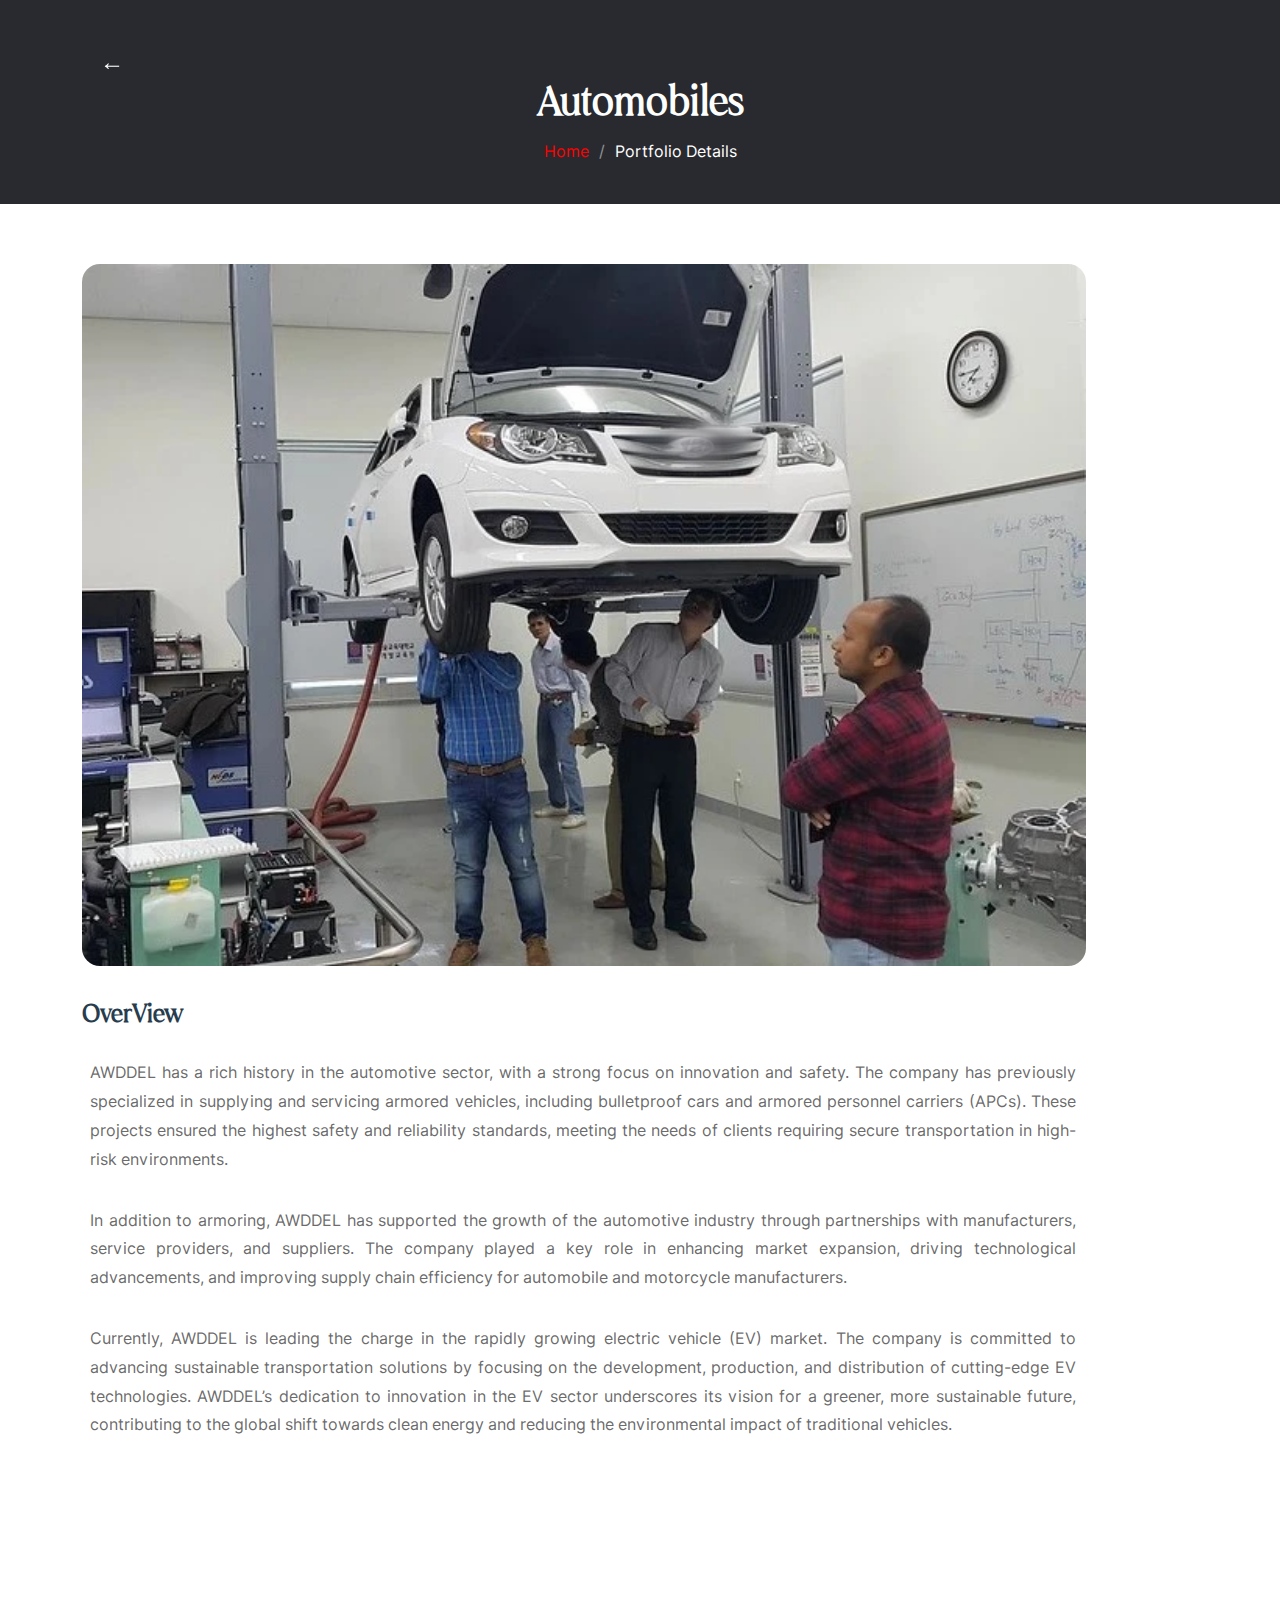
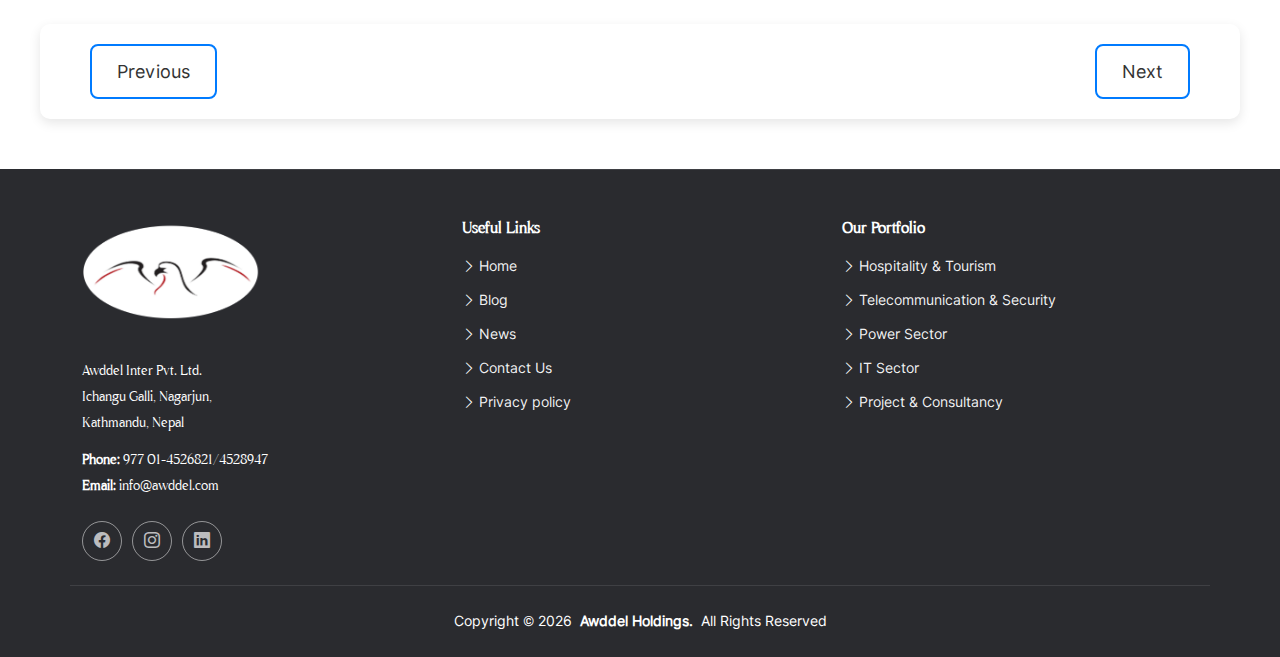
<file: portfoilio/auto.html>
<!DOCTYPE html>
<html lang="en">

<head>
  <meta charset="utf-8">
  <meta content="width=device-width, initial-scale=1.0" name="viewport">
  <title>Awddel-Services</title>
  <meta name="description" content="">
  <meta name="keywords" content="">

  <link href="../assets/img/add.svg" rel="icon">
  <link href="../assets/vendor/collection.css" rel="stylesheet">
  <link href="../assets/vendor/bootstrap-icons/bootstrap-icons.css" rel="stylesheet">
  <link href="../assets/css/main.css" rel="stylesheet">
</head>

<body class="index-page">

  <header id="header" class="header d-flex align-items-center fixed-top">
    <div class="container-fluid container-xl position-relative d-flex align-items-center">

      <h1><a href="javascript:history.back()" class="go-back">←</a></h1>
      
      <nav id="navmenu" class="navmenu">
        
        <i class="mobile-nav-toggle d-xl-none"></i>
      </nav>
    </div>
  </header>

  <main class="main">

    <!-- Page Title -->
    <div class="page-title dark-background" data-aos="fade">
      <div class="container position-relative">
        <h1>Automobiles</h1>
        <nav class="breadcrumbs">
          <ol>
            <li><a href="../index.html">Home</a></li>
            <li class="current">Portfolio Details</li>
          </ol>
        </nav>
      </div>
    </div>

    <section id="portfolio-details" class="portfolio-details section">

      <div class="container" data-aos="fade-up" data-aos-delay="100">

        <div class="row gy-1">

          <div class="col-lg-0">
            <div class="portfolio-details-slider swiper init-swiper">

              <script type="application/json" class="swiper-config">
                {
                  "loop": true,
                  "speed": 600,
                  "autoplay": {
                    "delay": 5000
                  },
                  "slidesPerView": "auto",
                  "pagination": {
                    "el": ".swiper-pagination",
                    "type": "bullets",
                    "clickable": true
                  }
                }
              </script>

              <div class="swiper-wrapper align-items-center">

                <div class="swiper-slide">
                  <img src="../assets/img/portfolio/auto.webp" alt="">
                </div>

                <div class="swiper-slide">
                  <img src="../assets/img/portfolio/auto1.webp" alt="">
                </div>


              </div>
              <div class="../swiper-pagination"></div>
            </div>
          </div>

          <div class="portfolio-description" data-aos="fade-up" data-aos-delay="300">
            <h2>OverView</h2>
            
            <p>AWDDEL has a rich history in the automotive sector, with a strong focus on innovation and safety. The company has previously specialized in supplying and servicing armored vehicles, including bulletproof cars and armored personnel carriers (APCs). These projects ensured the highest safety and reliability standards, meeting the needs of clients requiring secure transportation in high-risk environments.
            </p>
            <p>In addition to armoring, AWDDEL has supported the growth of the automotive industry through partnerships with manufacturers, service providers, and suppliers. The company played a key role in enhancing market expansion, driving technological advancements, and improving supply chain efficiency for automobile and motorcycle manufacturers.
            </p>
            <p>Currently, AWDDEL is leading the charge in the rapidly growing electric vehicle (EV) market. The company is committed to advancing sustainable transportation solutions by focusing on the development, production, and distribution of cutting-edge EV technologies. AWDDEL’s dedication to innovation in the EV sector underscores its vision for a greener, more sustainable future, contributing to the global shift towards clean energy and reducing the environmental impact of traditional vehicles.
            </p>


          </div>
        </div>

      </div>

    </section>

    <div class="next-previous">
      <a href="./power.html" class="nav-link" id="previous">
        <p>Previous</p>
        <span class="tooltip">Power Sectors</span>
      </a>
    
      <a href="./aviation.html" class="nav-link" id="next">
        <p>Next</p>
        <span class="tooltip">Aviation</span>
      </a>
    </div>

  </main>

  <footer id="footer" class="footer dark-background">

    <div class="container footer-top">
      <div class="row gy-4">
        <div class="col-lg-4 col-md-6 footer-about">
          <a href="../index.html" class="logo d-flex align-items-center">
            <img src="../assets/img/awddel.png" width="180px" height="100px" alt="logo">
          </a>
          <div class="footer-contact pt-3">
            <p>Awddel Inter Pvt. Ltd.</p>
            <p>Ichangu Galli, Nagarjun,</p>
            <p>Kathmandu, Nepal</p>
            <p class="mt-3"><strong>Phone:</strong> <span>977 01-4526821/4528947</span></p>
            <p><strong>Email:</strong> <span>info@awddel.com</span></p>
          </div>
          <div class="social-links d-flex mt-4">
            <a href=""><i class="bi bi-facebook"></i></a>
            <a href=""><i class="bi bi-instagram"></i></a>
            <a href=""><i class="bi bi-linkedin"></i></a>
          </div>
        </div>

        <div class="col-lg-4 col-md-6 footer-links">
          <h4>Useful Links</h4>
          <ul>
            <li><i class="bi bi-chevron-right"></i> <a href="../index.html">Home</a></li>
            <li><i class="bi bi-chevron-right"></i> <a href="#">Blog</a></li>
            <li><i class="bi bi-chevron-right"></i> <a href="#">News</a></li>
            <li><i class="bi bi-chevron-right"></i> <a href="../services/Contact.html">Contact Us</a></li>
            <li><i class="bi bi-chevron-right"></i> <a href="#">Privacy policy</a></li>
          </ul>
        </div>

        <div class="col-lg-4 col-md-6 footer-links">
          <h4>Our Portfolio</h4>
          <ul>
            <li><i class="bi bi-chevron-right"></i> <a href="../portfoilio/Hospitality.html">Hospitality & Tourism</a></li>
            <li><i class="bi bi-chevron-right"></i> <a href="../portfoilio/Telecom.html">Telecommunication & Security</a></li>
            <li><i class="bi bi-chevron-right"></i> <a href="../portfoilio/power.html">Power Sector</a></li>
            <li><i class="bi bi-chevron-right"></i> <a href="../portfoilio/IT.html">IT Sector</a></li>
            <li><i class="bi bi-chevron-right"></i> <a href="../portfoilio/Consultancy.html">Project & Consultancy</a></li>
           </ul>
        </div>

      </div>
    </div>

    <div class="container copyright text-center mt-4">
      <script>
        window.onload = function() {
          var now = new Date();
          var year = now.getFullYear();
          document.getElementById("date").innerHTML = year;
        };
      </script>
      
      <p>Copyright <span>© <span id="date"></span></span> <strong class="px-1 sitename">Awddel Holdings.</strong> <span>All Rights Reserved</span></p>
    </div>

  </footer>
  <a href="#" id="scroll-top" class="scroll-top d-flex align-items-center justify-content-center"><i class="bi bi-arrow-up-short"></i></a>
  <div id="preloader"></div>

  <script src="../assets/vendor/collection.js"></script>
  <script src="../assets/js/main.js"></script>

</body>
</html>
</file>
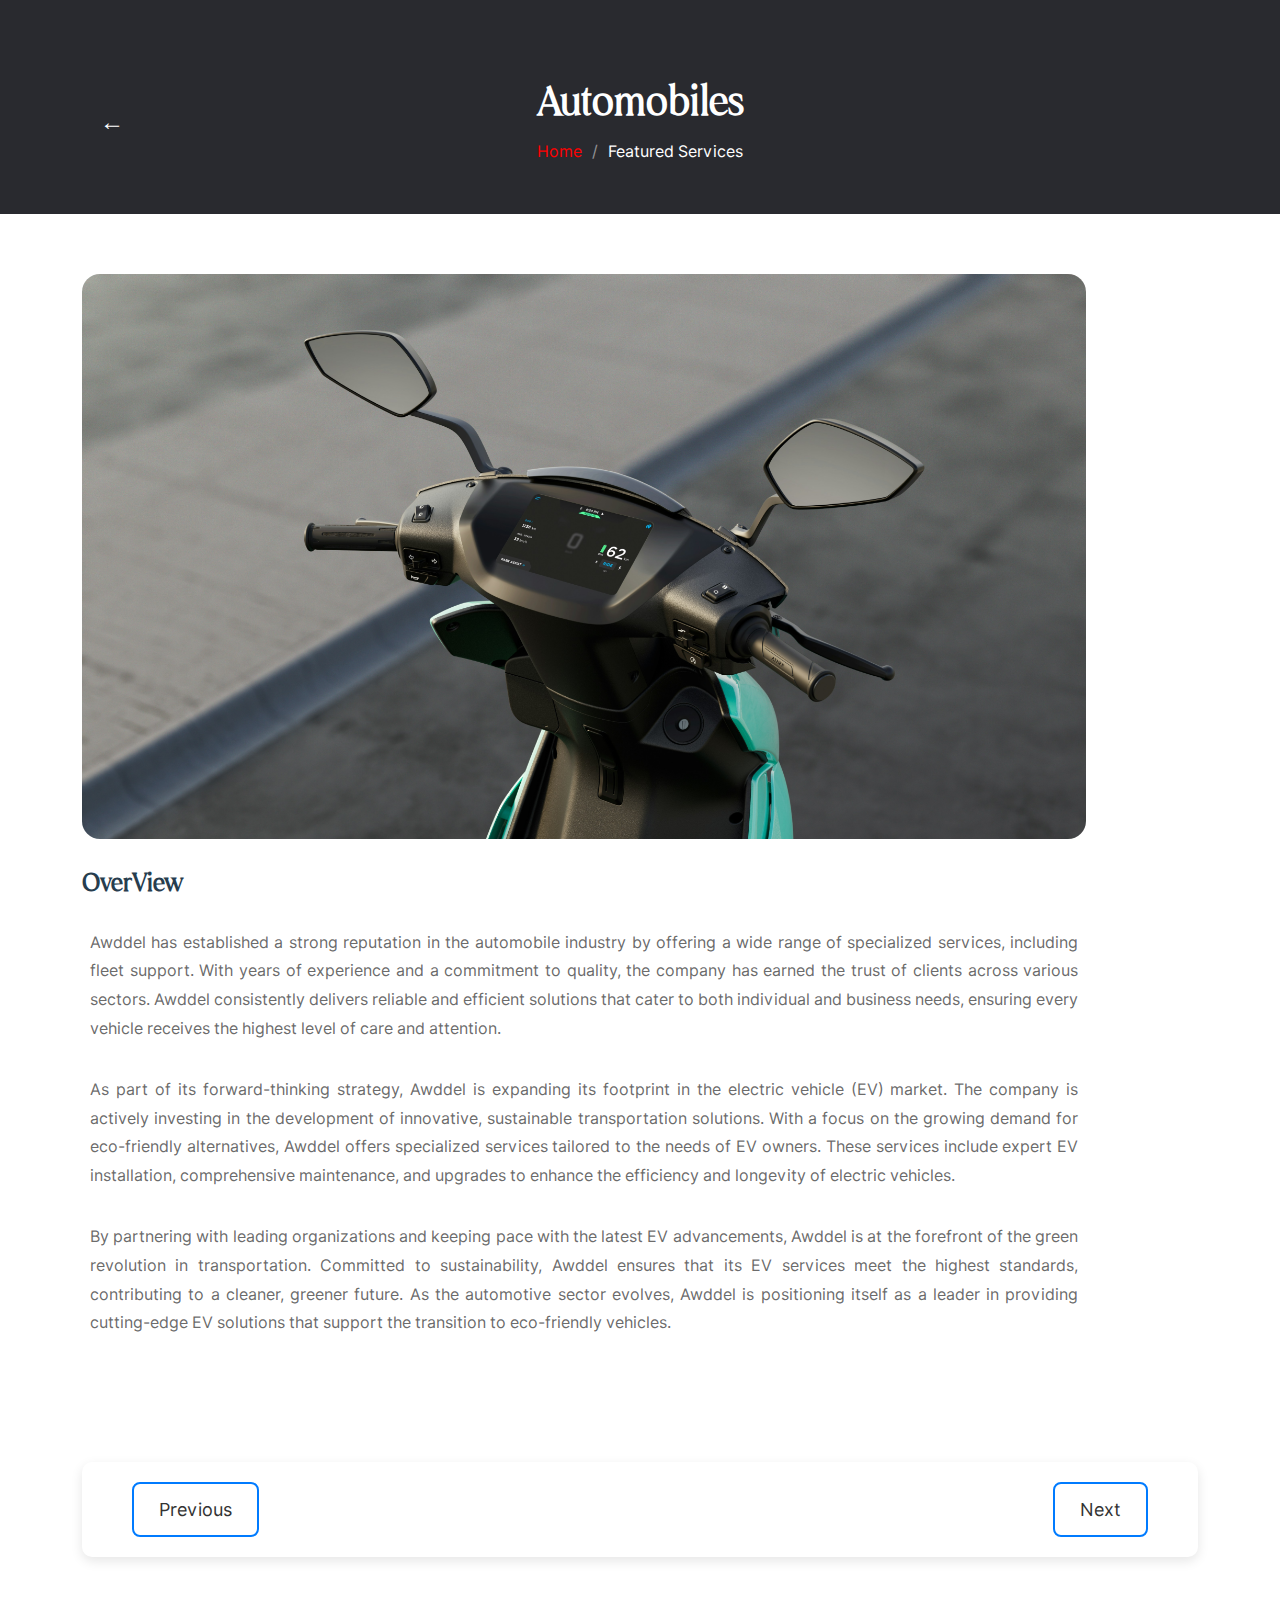
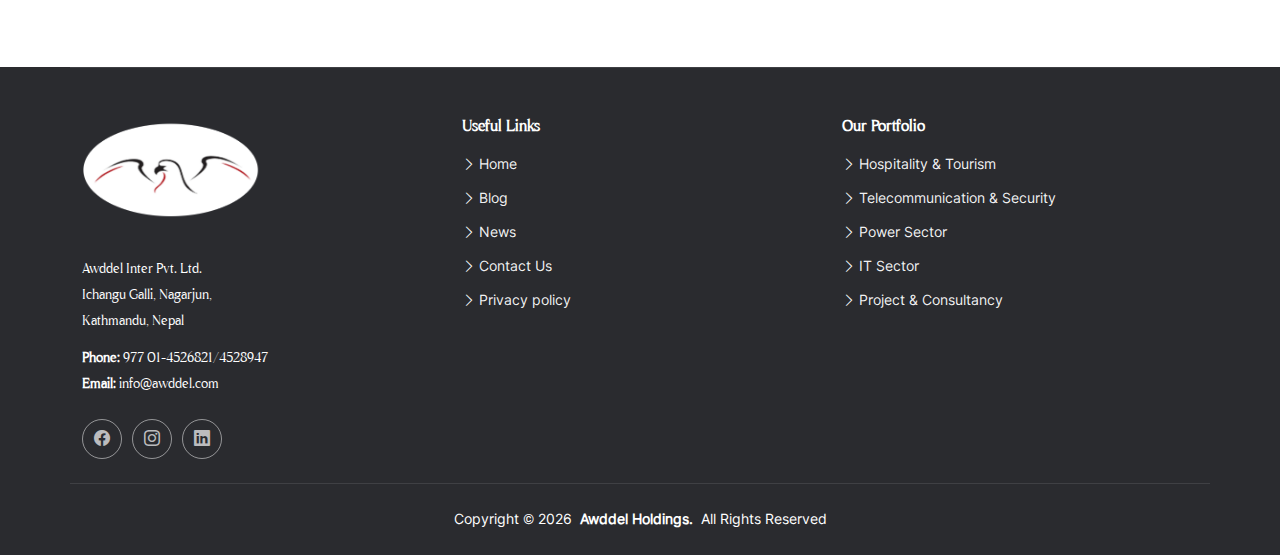
<file: services/Automobiles.html>
<!DOCTYPE html>
<html lang="en">

<head>
  <meta charset="utf-8">
  <meta content="width=device-width, initial-scale=1.0" name="viewport">
  <title>Awddel-Services</title>
  <meta name="description" content="">
  <meta name="keywords" content="">

  <link href="../assets/img/add.svg" rel="icon">
  <link href="../assets/vendor/collection.css" rel="stylesheet">
  <link href="../assets/vendor/bootstrap-icons/bootstrap-icons.css" rel="stylesheet">
  <link href="../assets/css/main.css" rel="stylesheet">
</head>

<body class="index-page">

  <header id="header" class="header d-flex align-items-center fixed-top">
    <div class="container-fluid container-xl position-relative d-flex align-items-center">

    
      <nav id="navmenu" class="navmenu">
        
        <i class="mobile-nav-toggle d-xl-none"></i>
      </nav>
    </div>
  </header>

  <main class="main">

    <!-- Page Title -->
    <div class="page-title dark-background" >
      <div class="container position-relative">
        <h1>Automobiles</h1>
        <nav class="breadcrumbs">
          <ol>
            <li><a href="../index.html">Home</a></li>
            <li class="current">Featured Services</li>
          </ol>
          <h1><a href="javascript:history.back()" class="go-back">←</a></h1>
      
        </nav>
      </div>
    </div>

    <section id="portfolio-details" class="portfolio-details section">

      <div class="container">

        <div class="row gy-2">

          <div class="col-lg-0">
            <div class="portfolio-details-slider swiper init-swiper">

              <script type="application/json" class="swiper-config">
                {
                  "loop": true,
                  "speed": 600,
                  "autoplay": {
                    "delay": 5000
                  },
                  "slidesPerView": "auto",
                  "pagination": {
                    "el": ".swiper-pagination",
                    "type": "bullets",
                    "clickable": true
                  }
                }
              </script>

              <div class="swiper-wrapper align-items-center">

                <div class="swiper-slide">
                  <img src="../assets/img/service/ev1.webp" alt="ev">
                </div>

                <div class="swiper-slide">
                  <img src="../assets/img/service/ev2.webp" alt="ev">
                </div>

                <div class="swiper-slide">
                  <img src="../assets/img/service/ev.webp" alt="ev">
                </div>

              </div>
              <div class="../swiper-pagination"></div>
            </div>
            
            <div class="portfolio-description" >
              <h2>OverView</h2>
              <p>Awddel has established a strong reputation in the automobile industry by offering a wide range of specialized services, including fleet support. With years of experience and a commitment to quality, the company has earned the trust of clients across various sectors. Awddel consistently delivers reliable and efficient solutions that cater to both individual and business needs, ensuring every vehicle receives the highest level of care and attention.</p>
              <p>As part of its forward-thinking strategy, Awddel is expanding its footprint in the electric vehicle (EV) market. The company is actively investing in the development of innovative, sustainable transportation solutions. With a focus on the growing demand for eco-friendly alternatives, Awddel offers specialized services tailored to the needs of EV owners. These services include expert EV installation, comprehensive maintenance, and upgrades to enhance the efficiency and longevity of electric vehicles.</p>
              <p>By partnering with leading organizations and keeping pace with the latest EV advancements, Awddel is at the forefront of the green revolution in transportation. Committed to sustainability, Awddel ensures that its EV services meet the highest standards, contributing to a cleaner, greener future. As the automotive sector evolves, Awddel is positioning itself as a leader in providing cutting-edge EV solutions that support the transition to eco-friendly vehicles.</p>
            </div>

            <div class="next-previous">
              <a href="./Sales&Support.html" class="nav-link" id="previous">
                <p>Previous</p>
                <span class="tooltip">Sales and Support</span>
              </a>
            
              <a href="./TelecomService.html" class="nav-link" id="next">
                <p>Next</p>
                <span class="tooltip">Telecommunication</span>
              </a>
            </div>
            
          </div>
        </div>

        
      </div>

    </section>


  </main>

  <footer id="footer" class="footer dark-background">

    <div class="container footer-top">
      <div class="row gy-4">
        <div class="col-lg-4 col-md-6 footer-about">
          <a href="../index.html" class="logo d-flex align-items-center">
            <img src="../assets/img/awddel.png" width="180px" height="100px" alt="logo">
          </a>
          <div class="footer-contact pt-3">
            <p>Awddel Inter Pvt. Ltd.</p>
            <p>Ichangu Galli, Nagarjun,</p>
            <p>Kathmandu, Nepal</p>
            <p class="mt-3"><strong>Phone:</strong> <span>977 01-4526821/4528947</span></p>
            <p><strong>Email:</strong> <span>info@awddel.com</span></p>
          </div>
          <div class="social-links d-flex mt-4">
            <a href=""><i class="bi bi-facebook"></i></a>
            <a href=""><i class="bi bi-instagram"></i></a>
            <a href=""><i class="bi bi-linkedin"></i></a>
          </div>
        </div>

        <div class="col-lg-4 col-md-6 footer-links">
          <h4>Useful Links</h4>
          <ul>
            <li><i class="bi bi-chevron-right"></i> <a href="../index.html">Home</a></li>
            <li><i class="bi bi-chevron-right"></i> <a href="#">Blog</a></li>
            <li><i class="bi bi-chevron-right"></i> <a href="#">News</a></li>
            <li><i class="bi bi-chevron-right"></i> <a href="../services/Contact.html">Contact Us</a></li>
            <li><i class="bi bi-chevron-right"></i> <a href="#">Privacy policy</a></li>
          </ul>
        </div>

        <div class="col-lg-4 col-md-6 footer-links">
          <h4>Our Portfolio</h4>
          <ul>
            <li><i class="bi bi-chevron-right"></i> <a href="../portfoilio/Hospitality.html">Hospitality & Tourism</a></li>
            <li><i class="bi bi-chevron-right"></i> <a href="../portfoilio/Telecom.html">Telecommunication & Security</a></li>
            <li><i class="bi bi-chevron-right"></i> <a href="../portfoilio/power.html">Power Sector</a></li>
            <li><i class="bi bi-chevron-right"></i> <a href="../portfoilio/IT.html">IT Sector</a></li>
            <li><i class="bi bi-chevron-right"></i> <a href="../portfoilio/Consultancy.html">Project & Consultancy</a></li>
           </ul>
        </div>

      </div>
    </div>

    <div class="container copyright text-center mt-4">
      <script>
        window.onload = function() {
          var now = new Date();
          var year = now.getFullYear();
          document.getElementById("date").innerHTML = year;
        };
      </script>
      
      <p>Copyright <span>© <span id="date"></span></span> <strong class="px-1 sitename">Awddel Holdings.</strong> <span>All Rights Reserved</span></p>
    </div>

  </footer>
  <a href="#" id="scroll-top" class="scroll-top d-flex align-items-center justify-content-center"><i class="bi bi-arrow-up-short"></i></a>
  <div id="preloader"></div>

  <script src="../assets/vendor/collection.js"></script>
  <script src="../assets/js/main.js"></script>

</body>
</html>
</file>
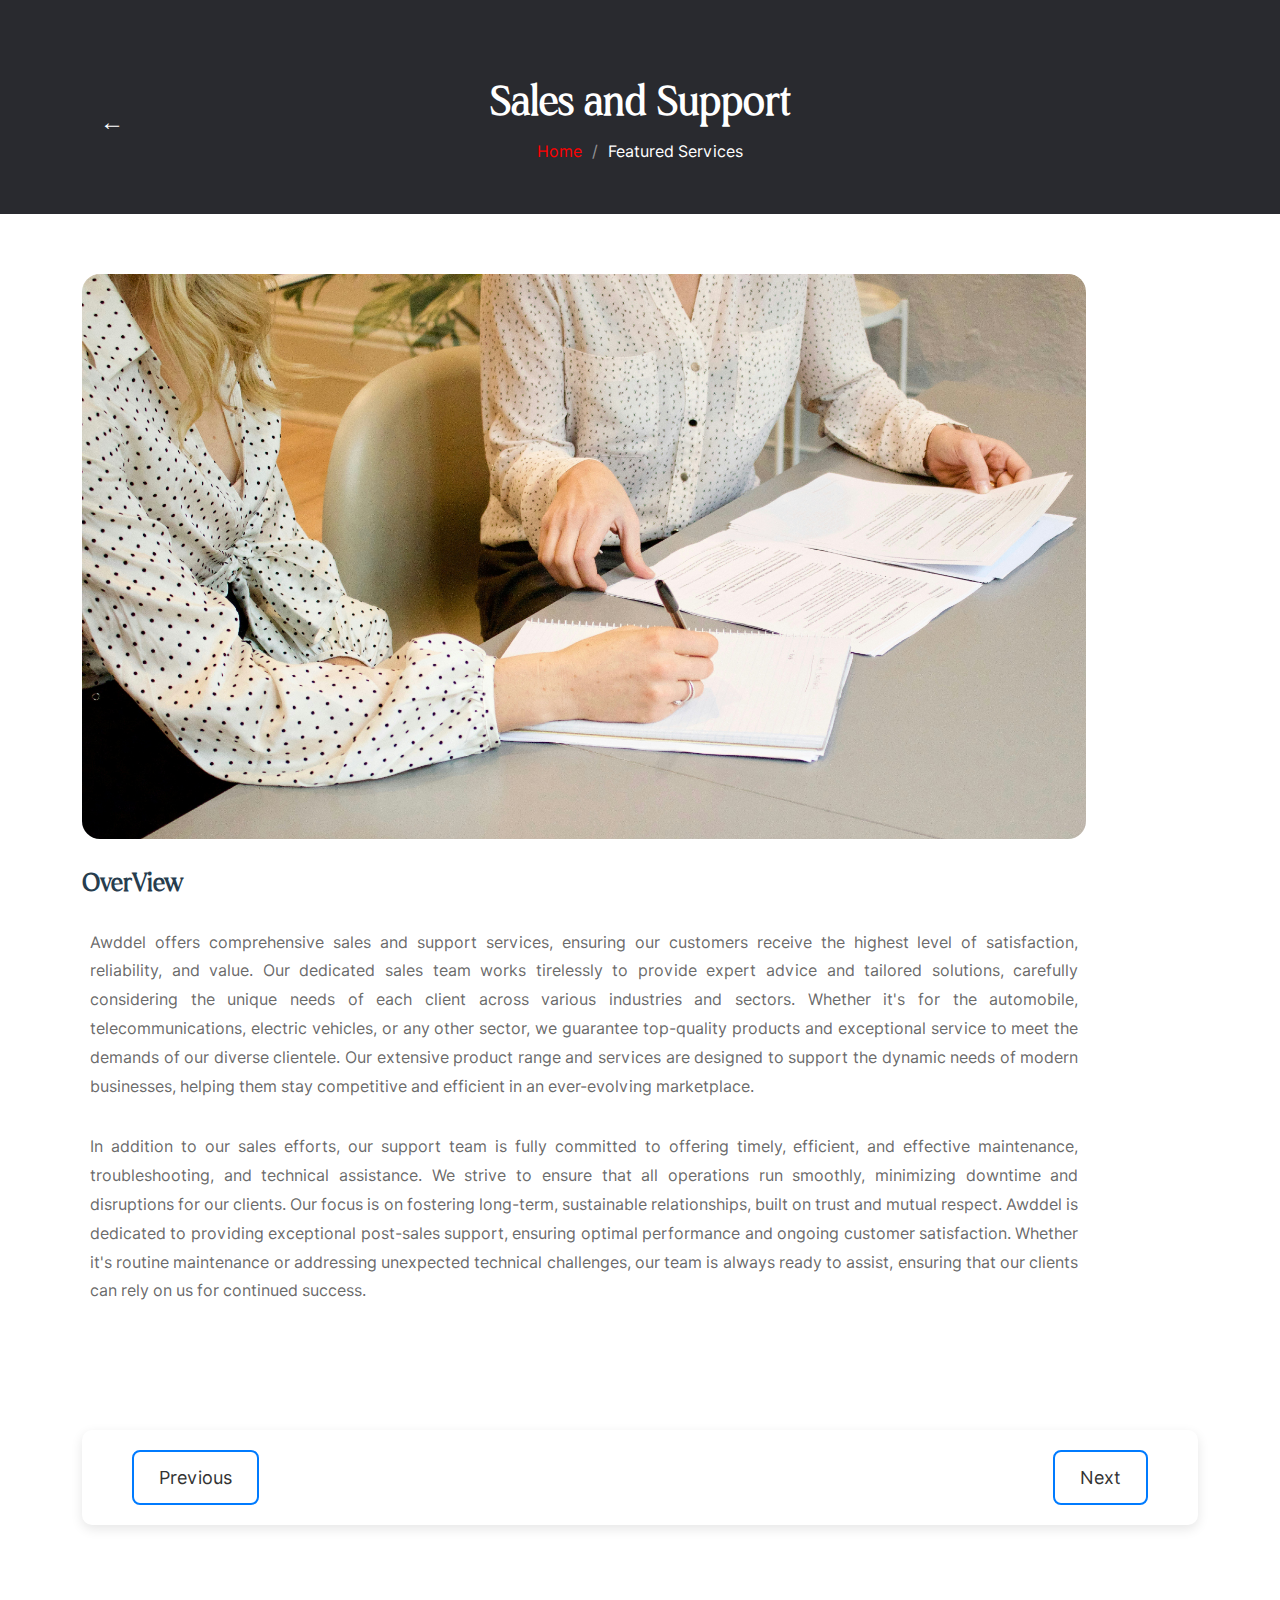
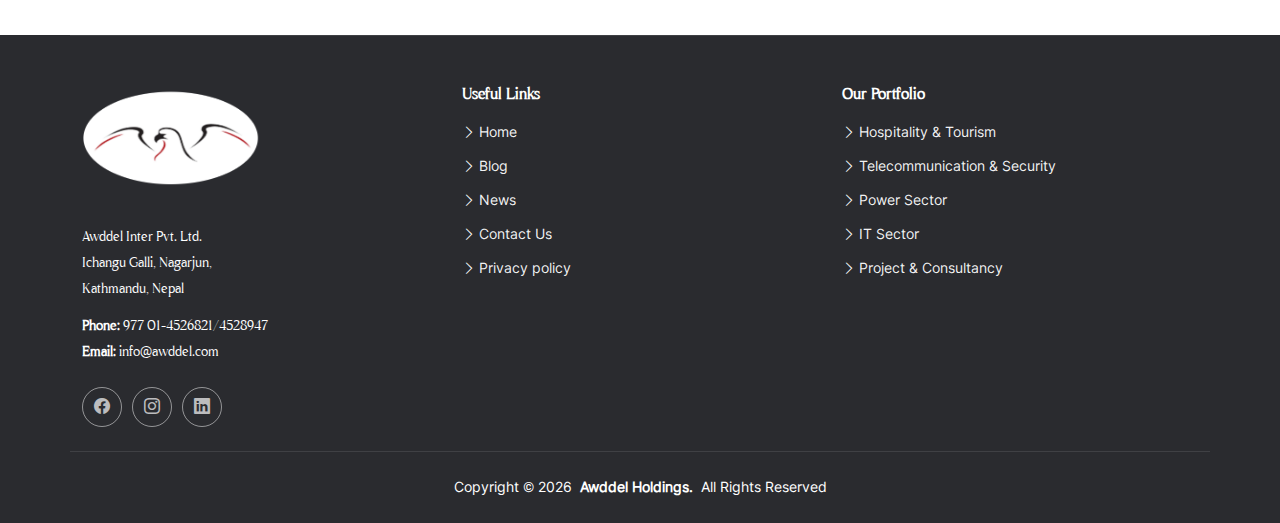
<file: services/Sales&Support.html>
<!DOCTYPE html>
<html lang="en">

<head>
  <meta charset="utf-8">
  <meta content="width=device-width, initial-scale=1.0" name="viewport">
  <title>Awddel-Services</title>
  <meta name="description" content="">
  <meta name="keywords" content="">

  <link href="../assets/img/add.svg" rel="icon">
  <link href="../assets/vendor/collection.css" rel="stylesheet">
  <link href="../assets/vendor/bootstrap-icons/bootstrap-icons.css" rel="stylesheet">
  <link href="../assets/css/main.css" rel="stylesheet">
</head>

<body class="index-page">

  <header id="header" class="header d-flex align-items-center fixed-top">
    <div class="container-fluid container-xl position-relative d-flex align-items-center">

    
      <nav id="navmenu" class="navmenu">
        
        <i class="mobile-nav-toggle d-xl-none"></i>
      </nav>
    </div>
  </header>

  <main class="main">

    <!-- Page Title -->
    <div class="page-title dark-background" >
      <div class="container position-relative">
        <h1>Sales and Support</h1>
        <nav class="breadcrumbs">
          <ol>
            <li><a href="../index.html">Home</a></li>
            <li class="current">Featured Services</li>
          </ol>
          <h1><a href="javascript:history.back()" class="go-back">←</a></h1>
      
        </nav>
      </div>
    </div>

    <section id="portfolio-details" class="portfolio-details section">

      <div class="container">

        <div class="row gy-2">

          <div class="col-lg-0">
            <div class="portfolio-details-slider swiper init-swiper">

              <script type="application/json" class="swiper-config">
                {
                  "loop": true,
                  "speed": 600,
                  "autoplay": {
                    "delay": 5000
                  },
                  "slidesPerView": "auto",
                  "pagination": {
                    "el": ".swiper-pagination",
                    "type": "bullets",
                    "clickable": true
                  }
                }
              </script>

              <div class="swiper-wrapper align-items-center">

                <div class="swiper-slide">
                  <img src="../assets/img/service/bus1.webp" alt="">
                </div>

                <div class="swiper-slide">
                  <img src="../assets/img/service/bus2.webp" alt="">
                </div>

              </div>
              <div class="../swiper-pagination"></div>
            </div>
            
            <div class="portfolio-description" >
              <h2>OverView</h2>

              <p>Awddel offers comprehensive sales and support services, ensuring our customers receive the highest level of satisfaction, reliability, and value. Our dedicated sales team works tirelessly to provide expert advice and tailored solutions, carefully considering the unique needs of each client across various industries and sectors. Whether it's for the automobile, telecommunications, electric vehicles, or any other sector, we guarantee top-quality products and exceptional service to meet the demands of our diverse clientele. Our extensive product range and services are designed to support the dynamic needs of modern businesses, helping them stay competitive and efficient in an ever-evolving marketplace.</p>
              <p>In addition to our sales efforts, our support team is fully committed to offering timely, efficient, and effective maintenance, troubleshooting, and technical assistance. We strive to ensure that all operations run smoothly, minimizing downtime and disruptions for our clients. Our focus is on fostering long-term, sustainable relationships, built on trust and mutual respect. Awddel is dedicated to providing exceptional post-sales support, ensuring optimal performance and ongoing customer satisfaction. Whether it's routine maintenance or addressing unexpected technical challenges, our team is always ready to assist, ensuring that our clients can rely on us for continued success.</p>

             </div>

            <div class="next-previous">
              <a href="./TelecomService.html" class="nav-link" id="previous">
                <p>Previous</p>
                <span class="tooltip">Sales and Support</span>
              </a>
            
              <a href="./Automobiles.html" class="nav-link" id="next">
                <p>Next</p>
                <span class="tooltip">Telecommunication</span>
              </a>
            </div>
            
          </div>
        </div>

        
      </div>

    </section>


  </main>

  <footer id="footer" class="footer dark-background">

    <div class="container footer-top">
      <div class="row gy-4">
        <div class="col-lg-4 col-md-6 footer-about">
          <a href="../index.html" class="logo d-flex align-items-center">
            <img src="../assets/img/awddel.png" width="180px" height="100px" alt="logo">
          </a>
          <div class="footer-contact pt-3">
            <p>Awddel Inter Pvt. Ltd.</p>
            <p>Ichangu Galli, Nagarjun,</p>
            <p>Kathmandu, Nepal</p>
            <p class="mt-3"><strong>Phone:</strong> <span>977 01-4526821/4528947</span></p>
            <p><strong>Email:</strong> <span>info@awddel.com</span></p>
          </div>
          <div class="social-links d-flex mt-4">
            <a href=""><i class="bi bi-facebook"></i></a>
            <a href=""><i class="bi bi-instagram"></i></a>
            <a href=""><i class="bi bi-linkedin"></i></a>
          </div>
        </div>

        <div class="col-lg-4 col-md-6 footer-links">
          <h4>Useful Links</h4>
          <ul>
            <li><i class="bi bi-chevron-right"></i> <a href="../index.html">Home</a></li>
            <li><i class="bi bi-chevron-right"></i> <a href="#">Blog</a></li>
            <li><i class="bi bi-chevron-right"></i> <a href="#">News</a></li>
            <li><i class="bi bi-chevron-right"></i> <a href="../services/Contact.html">Contact Us</a></li>
            <li><i class="bi bi-chevron-right"></i> <a href="#">Privacy policy</a></li>
          </ul>
        </div>

        <div class="col-lg-4 col-md-6 footer-links">
          <h4>Our Portfolio</h4>
          <ul>
            <li><i class="bi bi-chevron-right"></i> <a href="../portfoilio/Hospitality.html">Hospitality & Tourism</a></li>
            <li><i class="bi bi-chevron-right"></i> <a href="../portfoilio/Telecom.html">Telecommunication & Security</a></li>
            <li><i class="bi bi-chevron-right"></i> <a href="../portfoilio/power.html">Power Sector</a></li>
            <li><i class="bi bi-chevron-right"></i> <a href="../portfoilio/IT.html">IT Sector</a></li>
            <li><i class="bi bi-chevron-right"></i> <a href="../portfoilio/Consultancy.html">Project & Consultancy</a></li>
           </ul>
        </div>

      </div>
    </div>

    <div class="container copyright text-center mt-4">
      <script>
        window.onload = function() {
          var now = new Date();
          var year = now.getFullYear();
          document.getElementById("date").innerHTML = year;
        };
      </script>
      
      <p>Copyright <span>© <span id="date"></span></span> <strong class="px-1 sitename">Awddel Holdings.</strong> <span>All Rights Reserved</span></p>
    </div>

  </footer>
  <a href="#" id="scroll-top" class="scroll-top d-flex align-items-center justify-content-center"><i class="bi bi-arrow-up-short"></i></a>
  <div id="preloader"></div>

  <script src="../assets/vendor/collection.js"></script>
  <script src="../assets/js/main.js"></script>

</body>
</html>
</file>
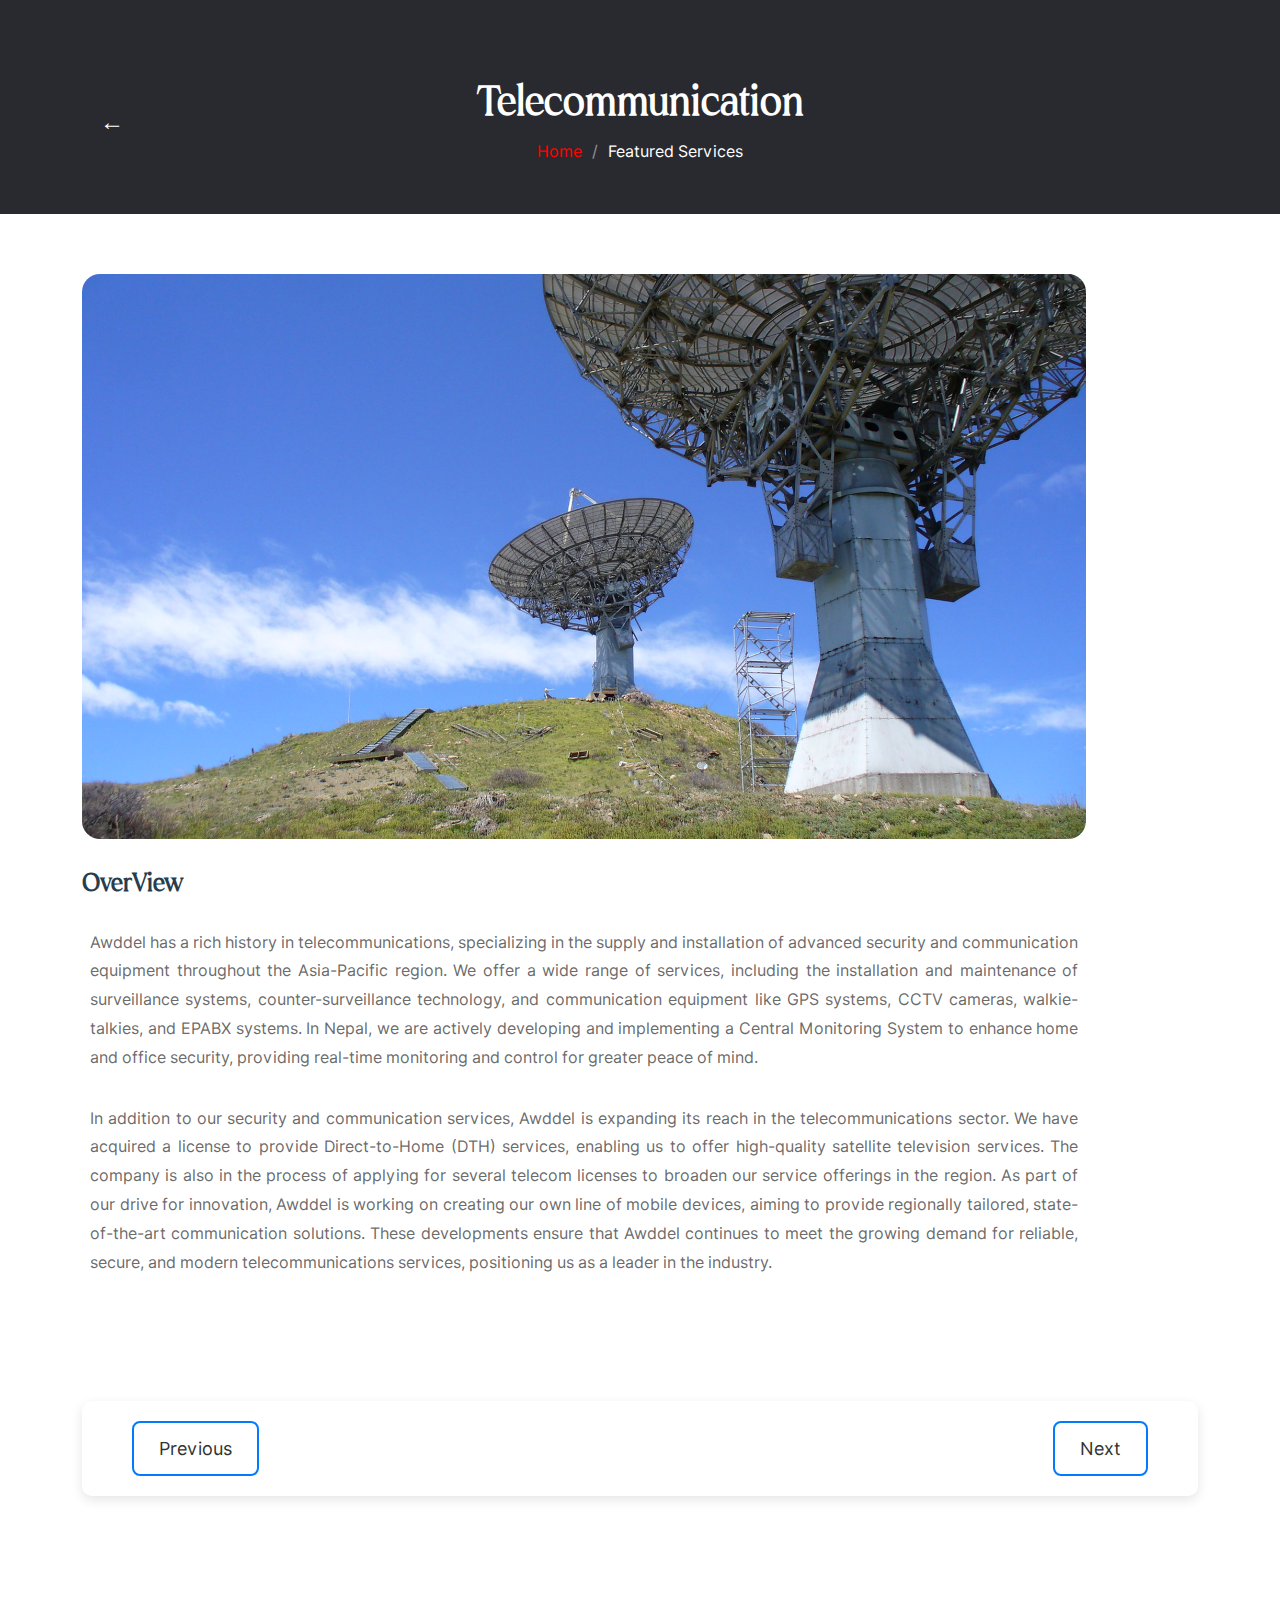
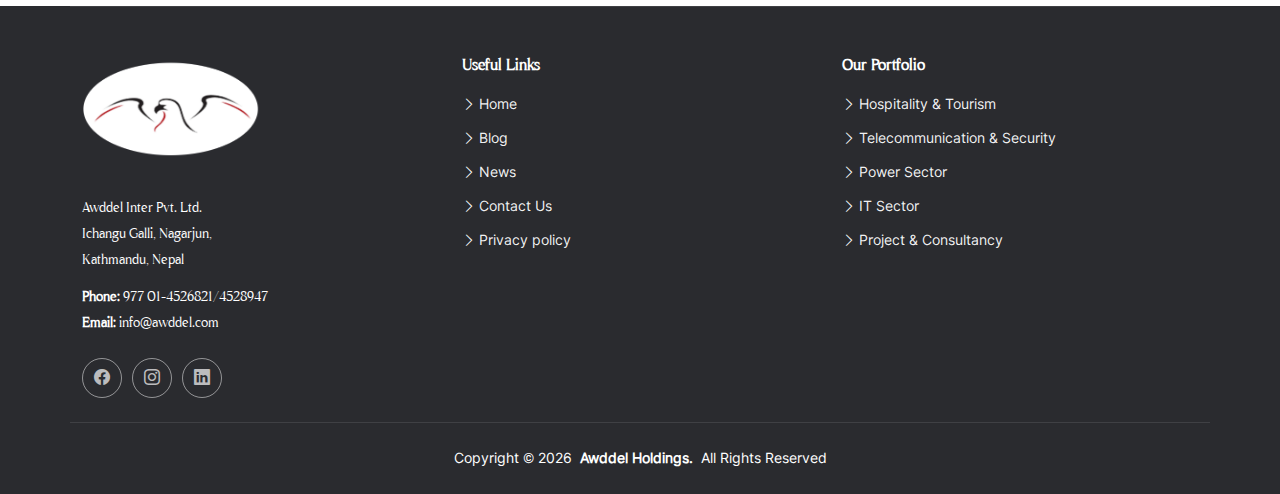
<file: services/TelecomService.html>
<!DOCTYPE html>
<html lang="en">

<head>
  <meta charset="utf-8">
  <meta content="width=device-width, initial-scale=1.0" name="viewport">
  <title>Awddel-Services</title>
  <meta name="description" content="">
  <meta name="keywords" content="">

  <link href="../assets/img/add.svg" rel="icon">
  <link href="../assets/vendor/collection.css" rel="stylesheet">
  <link href="../assets/vendor/bootstrap-icons/bootstrap-icons.css" rel="stylesheet">
  <link href="../assets/css/main.css" rel="stylesheet">
</head>

<body class="index-page">

  <header id="header" class="header d-flex align-items-center fixed-top">
    <div class="container-fluid container-xl position-relative d-flex align-items-center">

    
      <nav id="navmenu" class="navmenu">
        
        <i class="mobile-nav-toggle d-xl-none"></i>
      </nav>
    </div>
  </header>

  <main class="main">

    <!-- Page Title -->
    <div class="page-title dark-background" >
      <div class="container position-relative">
        <h1>Telecommunication</h1>
        <nav class="breadcrumbs">
          <ol>
            <li><a href="../index.html">Home</a></li>
            <li class="current">Featured Services</li>
          </ol>
          <h1><a href="javascript:history.back()" class="go-back">←</a></h1>
      
        </nav>
      </div>
    </div>

    <section id="portfolio-details" class="portfolio-details section">

      <div class="container">

        <div class="row gy-2">

          <div class="col-lg-0">
            <div class="portfolio-details-slider swiper init-swiper">

              <script type="application/json" class="swiper-config">
                {
                  "loop": true,
                  "speed": 600,
                  "autoplay": {
                    "delay": 5000
                  },
                  "slidesPerView": "auto",
                  "pagination": {
                    "el": ".swiper-pagination",
                    "type": "bullets",
                    "clickable": true
                  }
                }
              </script>

              <div class="swiper-wrapper align-items-center">

                <div class="swiper-slide">
                  <img src="../assets/img/service/te1.webp" alt="">
                </div>

                <div class="swiper-slide">
                  <img src="../assets/img/service/te2.webp" alt="">
                </div>

                <div class="swiper-slide">
                  <img src="../assets/img/service/te3.webp" alt="">
                </div>

                <div class="swiper-slide">
                  <img src="../assets/img/service/te4.webp" alt="">
                </div>

              </div>
              <div class="../swiper-pagination"></div>
            </div>
            
            <div class="portfolio-description" >
              <h2>OverView</h2>
              
              <p>Awddel has a rich history in telecommunications, specializing in the supply and installation of advanced security and communication equipment throughout the Asia-Pacific region. We offer a wide range of services, including the installation and maintenance of surveillance systems, counter-surveillance technology, and communication equipment like GPS systems, CCTV cameras, walkie-talkies, and EPABX systems. In Nepal, we are actively developing and implementing a Central Monitoring System to enhance home and office security, providing real-time monitoring and control for greater peace of mind.</p>
              <p>In addition to our security and communication services, Awddel is expanding its reach in the telecommunications sector. We have acquired a license to provide Direct-to-Home (DTH) services, enabling us to offer high-quality satellite television services. The company is also in the process of applying for several telecom licenses to broaden our service offerings in the region. As part of our drive for innovation, Awddel is working on creating our own line of mobile devices, aiming to provide regionally tailored, state-of-the-art communication solutions. These developments ensure that Awddel continues to meet the growing demand for reliable, secure, and modern telecommunications services, positioning us as a leader in the industry.</p>
              </div>

            <div class="next-previous">
              <a href="./Automobiles.html" class="nav-link" id="previous">
                <p>Previous</p>
                <span class="tooltip">Automobiles</span>
              </a>
            
              <a href="./Sales&Support.html" class="nav-link" id="next">
                <p>Next</p>
                <span class="tooltip">Sales and Support</span>
              </a>
            </div>
            
          </div>
        </div>

        
      </div>

    </section>


  </main>

  <footer id="footer" class="footer dark-background">

    <div class="container footer-top">
      <div class="row gy-4">
        <div class="col-lg-4 col-md-6 footer-about">
          <a href="../index.html" class="logo d-flex align-items-center">
            <img src="../assets/img/awddel.png" width="180px" height="100px" alt="logo">
          </a>
          <div class="footer-contact pt-3">
            <p>Awddel Inter Pvt. Ltd.</p>
            <p>Ichangu Galli, Nagarjun,</p>
            <p>Kathmandu, Nepal</p>
            <p class="mt-3"><strong>Phone:</strong> <span>977 01-4526821/4528947</span></p>
            <p><strong>Email:</strong> <span>info@awddel.com</span></p>
          </div>
          <div class="social-links d-flex mt-4">
            <a href=""><i class="bi bi-facebook"></i></a>
            <a href=""><i class="bi bi-instagram"></i></a>
            <a href=""><i class="bi bi-linkedin"></i></a>
          </div>
        </div>

        <div class="col-lg-4 col-md-6 footer-links">
          <h4>Useful Links</h4>
          <ul>
            <li><i class="bi bi-chevron-right"></i> <a href="../index.html">Home</a></li>
            <li><i class="bi bi-chevron-right"></i> <a href="#">Blog</a></li>
            <li><i class="bi bi-chevron-right"></i> <a href="#">News</a></li>
            <li><i class="bi bi-chevron-right"></i> <a href="../services/Contact.html">Contact Us</a></li>
            <li><i class="bi bi-chevron-right"></i> <a href="#">Privacy policy</a></li>
          </ul>
        </div>

        <div class="col-lg-4 col-md-6 footer-links">
          <h4>Our Portfolio</h4>
          <ul>
            <li><i class="bi bi-chevron-right"></i> <a href="../portfoilio/Hospitality.html">Hospitality & Tourism</a></li>
            <li><i class="bi bi-chevron-right"></i> <a href="../portfoilio/Telecom.html">Telecommunication & Security</a></li>
            <li><i class="bi bi-chevron-right"></i> <a href="../portfoilio/power.html">Power Sector</a></li>
            <li><i class="bi bi-chevron-right"></i> <a href="../portfoilio/IT.html">IT Sector</a></li>
            <li><i class="bi bi-chevron-right"></i> <a href="../portfoilio/Consultancy.html">Project & Consultancy</a></li>
           </ul>
        </div>

      </div>
    </div>

    <div class="container copyright text-center mt-4">
      <script>
        window.onload = function() {
          var now = new Date();
          var year = now.getFullYear();
          document.getElementById("date").innerHTML = year;
        };
      </script>
      
      <p>Copyright <span>© <span id="date"></span></span> <strong class="px-1 sitename">Awddel Holdings.</strong> <span>All Rights Reserved</span></p>
    </div>

  </footer>
  <a href="#" id="scroll-top" class="scroll-top d-flex align-items-center justify-content-center"><i class="bi bi-arrow-up-short"></i></a>
  <div id="preloader"></div>

  <script src="../assets/vendor/collection.js"></script>
  <script src="../assets/js/main.js"></script>

</body>
</html>
</file>
<file: assets/css/main.css>
@font-face {
  font-family: 'Montas-Regular';
  src: url('../fonts/Montas-Regular.woff') format('woff');
}

@font-face {
  font-family: 'Inter-Regular';
  src: url('../fonts/Inter-Regular.otf') format('opentype');
}

html {
  scroll-behavior: smooth;
}

:root {

  /* --default-font: "Epilogue", sans-serif; */
  /* --heading-font: "Lufga", sans-serif; */

  --default-font: "Inter-Regular", sans-serif;
  --heading-font: 'Montas-Regular', sans-serif;;
  --nav-font: "Inter-Regular", sans-serif;

  /* --nav-font: "Epilogue", sans-serif; */
}

:root { 
  --background-color: #ffffff; 
  --default-color: #444444; 
  --heading-color: #273d4e; 
  --accent-color: red;
  --surface-color: #ffffff;
   --contrast-color: #ffffff;
  }

:root {
  --nav-color: #ffffff; 
  --nav-hover-color: readability;
  --nav-mobile-background-color: #ffffff; 
  --nav-dropdown-background-color: #ffffff;
  --nav-dropdown-color: #444444; 
  --nav-dropdown-hover-color: red; }

.light-background {
  --background-color: #f1f4fa;
  --surface-color: #ffffff;
}

.dark-background {
  --background-color: #2a2b2f;
  --default-color: #ffffff;
  --heading-color: #ffffff;
  --surface-color: #28323a;
  --contrast-color: #ffffff;
}

:root {
  scroll-behavior: smooth;
}

body {
  color: var(--default-color);
  background-color: var(--background-color);
  font-family: var(--default-font);
}

a {
  color: var(--accent-color);
  text-decoration: none;
  transition: 0.3s;
}

a:hover {
  color: color-mix(in srgb, var(--accent-color), transparent 25%);
  text-decoration: none;
}

h1, h2, h3, h4, h5, h6 {
  color: var(--heading-color);
  font-family: var(--heading-font); 
  line-height: 1.2;
}

h1 { font-size: 3rem; } 
h2 { font-size: 2.5rem; }
h3 { font-size: 2rem; }
h4 { font-size: 1.75rem; }
h5 { font-size: 1.5rem; }
h6 { font-size: 1.25rem; }

h1 {
  font-weight: 700;
}

h2 {
  font-weight: 600;
}

h3{
  font-weight: 200;
}

p {
  font-family: var(--default-font);
  font-weight: 400;
}


.php-email-form .error-message {
  display: none;
  background: #df1529;
  color: #ffffff;
  text-align: left;
  padding: 15px;
  margin-bottom: 24px;
  font-weight: 600;
}

.php-email-form .sent-message {
  display: none;
  color: #ffffff;
  background: #059652;
  text-align: center;
  padding: 15px;
  margin-bottom: 24px;
  font-weight: 600;
}

.php-email-form .loading {
  display: none;
  background: var(--surface-color);
  text-align: center;
  padding: 15px;
  margin-bottom: 24px;
}

.php-email-form .loading:before {
  content: "";
  display: inline-block;
  border-radius: 50%;
  width: 24px;
  height: 24px;
  margin: 0 10px -6px 0;
  border: 3px solid var(--accent-color);
  border-top-color: var(--surface-color);
  animation: php-email-form-loading 1s linear infinite;
}

@keyframes php-email-form-loading {
  0% {
    transform: rotate(0deg);
  }

  100% {
    transform: rotate(360deg);
  }
}


.header {
  --background-color: rgba(0, 0, 0, 0);
  --default-color: #ffffff;
  --heading-color: #ffffff;
  color: var(--default-color);
  background-color: var(--background-color);
  padding: 20px 0;
  transition: all 0.5s;
  z-index: 997;
}

.header .logo {
  line-height: 1;
}

.header .logo img {
  max-height: 36px;
  margin-right: 8px;
}

.header .logo h1 {
  font-size: 30px;
  margin: 0;
  font-weight: 700;
  color: var(--heading-color);
}


.scrolled .header {
  box-shadow: 0px 0 18px rgba(0, 0, 0, 0.1);
}

.scrolled .header {
  --background-color: rgba(21, 34, 43, 0.85);
}

@media (min-width: 1200px) {
  .navmenu {
    padding: 0;
  }

  .navmenu ul {
    margin: 0;
    padding: 0;
    display: flex;
    list-style: none;
    align-items: center;
  }

  .navmenu li {
    position: relative;
    
  }

  .navmenu>ul>li {
    white-space: nowrap;
    padding: 15px 14px;
  }

  .navmenu>ul>li:last-child {
    padding-right: 0;
  }

  .navmenu a,
  .navmenu a:focus {
    color: var(--nav-color);
    font-size: 15px;
    padding: 0 2px;
    font-family: var(--nav-font);
    font-weight: 500;
    display: flex;
    align-items: center;
    justify-content: space-between;
    white-space: nowrap;
    transition: 0.3s;
    position: relative;
    text-transform: uppercase;
  }

  .navmenu a i,
  .navmenu a:focus i {
    font-size: 12px;
    line-height: 0;
    margin-left: 5px;
    transition: 0.3s;
  }

  .navmenu>ul>li>a:before {
    content: "";
    position: absolute;
    height: 2px;
    bottom: -6px;
    left: 0;
    background-color: var(--nav-hover-color);
    visibility: hidden;
    width: 0px;
    transition: all 0.3s ease-in-out 0s;
  }

  .navmenu a:hover:before,
  .navmenu li:hover>a:before,
  .navmenu .active:before {
    visibility: visible;
    width: 100%;
  }

  .navmenu li:hover>a,
  .navmenu .active,
  .navmenu .active:focus {
    color: color-mix(in srgb, var(--nav-color) 90%, white 15%);
  }
}

@media (max-width: 1199px) {
  .mobile-nav-toggle {
    color: var(--nav-color);
    font-size: 28px;
    line-height: 0;
    margin-right: 10px;
    cursor: pointer;
    transition: color 0.3s;
  }

  .navmenu {
    padding: 0;
    z-index: 9997;
  }

  .navmenu ul {
    display: none;
    list-style: none;
    position: absolute;
    inset: 60px 20px 20px 20px;
    padding: 10px 0;
    margin: 0;
    border-radius: 6px;
    background-color: var(--nav-mobile-background-color);
    border: 1px solid color-mix(in srgb, var(--default-color), transparent 90%);
    box-shadow: none;
    overflow-y: auto;
    transition: 0.3s;
    z-index: 9998;
  }

  .navmenu a,
  .navmenu a:focus {
    color: var(--nav-dropdown-color);
    padding: 10px 20px;
    font-family: var(--nav-font);
    font-size: 17px;
    font-weight: 500;
    display: flex;
    align-items: center;
    justify-content: space-between;
    white-space: nowrap;
    transition: 0.3s;
  }

  .navmenu a i,
  .navmenu a:focus i {
    font-size: 12px;
    line-height: 0;
    margin-left: 5px;
    width: 30px;
    height: 30px;
    display: flex;
    align-items: center;
    justify-content: center;
    border-radius: 50%;
    transition: 0.3s;
    background-color: color-mix(in srgb, var(--accent-color), transparent 90%);
  }

  .navmenu a i:hover,
  .navmenu a:focus i:hover {
    background-color: var(--accent-color);
    color: var(--contrast-color);
  }

  .navmenu a:hover,
  .navmenu .active,
  .navmenu .active:focus {
    color: var(--nav-dropdown-hover-color);
  }

  .navmenu .active i,
  .navmenu .active:focus i {
    background-color: var(--accent-color);
    color: var(--contrast-color);
    transform: rotate(180deg);
  }

  .navmenu .dropdown ul {
    position: static;
    display: none;
    z-index: 99;
    padding: 10px 0;
    margin: 10px 20px;
    background-color: var(--nav-dropdown-background-color);
    transition: all 0.5s ease-in-out;
  }

  .navmenu .dropdown ul ul {
    background-color: rgba(33, 37, 41, 0.1);
  }

  .navmenu .dropdown>.dropdown-active {
    display: block;
    background-color: rgba(33, 37, 41, 0.03);
  }

  .mobile-nav-active {
    overflow: hidden;
  }

  .mobile-nav-active .mobile-nav-toggle {
    color: #fff;
    position: absolute;
    font-size: 32px;
    top: 15px;
    right: 15px;
    margin-right: 0;
    z-index: 9999;
  }

  .mobile-nav-active .navmenu {
    position: fixed;
    overflow: hidden;
    inset: 0;
    background: rgba(33, 37, 41, 0.8);
    transition: 0.3s;
  }

  .mobile-nav-active .navmenu>ul {
    display: block;
  }
}

.footer {
  color: var(--default-color);
  background-color: var(--background-color);
  font-size: 14px;
  position: relative;
}

.footer .footer-top {
  padding-top: 50px;
  border-top: 1px solid color-mix(in srgb, var(--default-color), transparent 90%);
}

.footer .footer-about .logo {
  line-height: 1;
  margin-bottom: 25px;
}

.footer .footer-about .logo img {
  max-height: 240px;
  margin-right: 6px;
}

.footer .footer-about .logo span {
  font-size: 26px;
  font-weight: 700;
  letter-spacing: 1px;
  font-family: var(--heading-font);
  color: var(--heading-color);
}

.footer .footer-about p {
  font-size: 14px;
  font-family: var(--heading-font);
}

.footer .social-links a {
  display: flex;
  align-items: center;
  justify-content: center;
  width: 40px;
  height: 40px;
  border-radius: 50%;
  border: 1px solid color-mix(in srgb, var(--default-color), transparent 50%);
  font-size: 16px;
  color: color-mix(in srgb, var(--default-color), transparent 30%);
  margin-right: 10px;
  transition: 0.3s;
}

.footer .social-links a:hover {
  color: var(--accent-color);
  border-color: var(--accent-color);
}

.footer h4 {
  font-size: 16px;
  font-weight: bold;
  position: relative;
  padding-bottom: 12px;
}

.footer .footer-links {
  margin-bottom: 30px;
  
}

.footer .footer-links ul {
  list-style: none;
  padding: 0;
  margin: 0;
  
}

.footer .footer-links ul i {
  padding-right: 3px;
  font-size: 14px;
  line-height: 0;
  color: white;
}

.footer .footer-links ul li {
  padding: 10px 0;
  display: flex;
  align-items: center;
}

.footer .footer-links ul li:first-child {
  padding-top: 0;
}

.footer .footer-links ul a {
  color: color-mix(in srgb, var(--default-color), transparent 5%);
  display: inline-block;
  line-height: 1;
}

.footer .footer-links ul a:hover {
  color: var(--accent-color);
}

.footer .footer-contact p {
  margin-bottom: 5px;
}

.footer .copyright {
  padding: 25px 0;
  border-top: 1px solid color-mix(in srgb, var(--default-color), transparent 90%);
}

.footer .copyright p {
  margin-bottom: 0;
}

.footer .credits {
  margin-top: 6px;
  font-size: 13px;
}

#preloader {
  position: fixed;
  inset: 0;
  z-index: 999999;
  overflow: hidden;
  background: var(--background-color);
  transition: all 0.6s ease-out;
}

#preloader:before {
  content: "";
  position: fixed;
  top: calc(50% - 30px);
  left: calc(50% - 30px);
  border: 6px solid #ffffff;
  border-color: var(--accent-color) transparent var(--accent-color) transparent;
  border-radius: 50%;
  width: 60px;
  height: 60px;
  animation: animate-preloader 1.5s linear infinite;
}

@keyframes animate-preloader {
  0% {
    transform: rotate(0deg);
  }

  100% {
    transform: rotate(360deg);
  }
}


/* 

#preloader {
  position: fixed;
  inset: 0;
  z-index: 999999;
  display: flex;
  justify-content: center;
  align-items: center;
  background: var(--background-color, #ffffff); 
  transition: opacity 0.6s ease-out;
}

#preloader-logo {
  width: 120px; 
  height: auto;
  animation: zoom-out 1s ease-in-out;
}

@keyframes zoom-out {
  0% {
    transform: scale(2);
    opacity: 1;
  }
  25% {
    transform: scale(4);
    opacity: 0.8;
  }

  75% {
    transform: scale(8);
    opacity: 0.5;
  }

  100% {
    transform: scale(10);
    opacity: 0.3;
  }
} */


.scroll-top {
  position: fixed;
  visibility: hidden;
  opacity: 0;
  right: 15px;
  bottom: 15px;
  z-index: 99999;
  background-color: var(--accent-color);
  width: 40px;
  height: 40px;
  border-radius: 4px;
  transition: all 0.4s;
}

.scroll-top i {
  font-size: 24px;
  color: var(--contrast-color);
  line-height: 0;
}

.scroll-top:hover {
  background-color: color-mix(in srgb, var(--accent-color), transparent 20%);
  color: var(--contrast-color);
}

.scroll-top.active {
  visibility: visible;
  opacity: 1;
}

@media screen and (max-width: 768px) {
  [data-aos-delay] {
    transition-delay: 0 !important;
  }
  
}

.page-title {
  color: var(--default-color);
  background-color: var(--background-color);
  background-size: cover;
  background-position: center;
  background-repeat: no-repeat;
  padding: 80px 0 40px 0;
  text-align: center;
  position: relative;
}

.page-title:before {
  content: "";
  background: color-mix(in srgb, var(--background-color), transparent 30%);
  position: absolute;
  inset: 0;
}

.page-title h1 {
  font-size: 42px;
  font-weight: 700;
  margin-bottom: 10px;
}

.page-title .breadcrumbs ol {
  display: flex;
  flex-wrap: wrap;
  list-style: none;
  justify-content: center;
  padding: 0;
  margin: 0;
  font-size: 16px;
  font-weight: 400;
}

.page-title .breadcrumbs ol li+li {
  padding-left: 10px;
}

.page-title .breadcrumbs ol li+li::before {
  content: "/";
  display: inline-block;
  padding-right: 10px;
  color: color-mix(in srgb, var(--default-color), transparent 50%);
}

/*--------------------------------------------------------------
# Global Sections
--------------------------------------------------------------*/
section,
.section {
  color: var(--default-color);
  background-color: var(--background-color);
  padding: 60px 0;
  scroll-margin-top: 90px;
  overflow: clip;
}

@media (max-width: 1199px) {

  section,
  .section {
    scroll-margin-top: 76px;
  }
}

.section-title {
  padding-bottom: 60px;
  position: relative;
}

.section-title h2 {
  font-size: 14px;
  font-weight: 500;
  padding: 0;
  line-height: 1px;
  margin: 0;
  letter-spacing: 1.5px;
  text-transform: uppercase;
  color: color-mix(in srgb, var(--default-color), transparent 50%);
  position: relative;
}

.section-title h2::after {
  content: "";
  width: 120px;
  height: 1px;
  display: inline-block;
  background: var(--accent-color);
  margin: 4px 10px;
}

.section-title p {
  color: var(--heading-color);
  margin: 0;
  font-size: 36px;
  font-weight: 800;
  text-transform: uppercase;
  font-family: var(--heading-font);
}

@media (max-width: 768px) {
  .section-title p {
    font-size: 24px;
  }
}

#hero {
  position: relative;
  overflow: hidden;
}

#hero .hero-slider {
  position: absolute;
  top: 0;
  left: 0;
  width: 100%;
  height: 100%;
  z-index: 1;
}

#hero .swiper-slide {
  width: 100%;
  height: 100%;
}

#hero .swiper-slide img {
  object-fit: cover;
  width: 100%;
  height: 100%;
}

@media (max-width: 768px) {
  #hero .swiper-button-prev,
  #hero .swiper-button-next {
    width: 40px;
    height: 40px;
  }
}

.hero {
  width: 100%;
  min-height: 100vh;
  position: relative;
  padding: 80px 0;
  display: flex;
  align-items: center;
  justify-content: center;
}

.hero img {
  position: absolute;
  inset: 0;
  display: block;
  width: 100%;
  height: 100%;
  object-fit: cover;
  z-index: 1;
}

.hero:before {
  content: "";
  /* background: color-mix(in srgb, var(--background-color), transparent 30%); */
  position: absolute;
  inset: 0;
  z-index: 2;
}

.hero .container {
  position: relative;
  z-index: 3;
}

.hero h2 {
  margin: 0;
  font-size: 48px;
  font-weight: 700;
  text-transform: uppercase;
}

.hero h1{
  backdrop-filter: blur(1px);
}

.hero p {
  color: white;
  margin: 10px 0 0 0;
  font-size: 24px;
  backdrop-filter: blur(1.5px);
}

/* Buttons */
.hero .btn-get-started {
  background: var(--accent-color);
  color: var(--contrast-color);
  font-weight: 400;
  font-size: 14px;
  letter-spacing: 1px;
  display: inline-block;
  padding: 10px 30px;
  border-radius: 4px;
  transition: 0.3s;
  text-transform: uppercase;
}

.hero .btn-get-started:hover {
  background: color-mix(in srgb, var(--accent-color), transparent 20%);
}

@media (max-width: 768px) {
  .hero h2 {
    font-size: 32px;
  }

  .hero p {
    font-size: 18px;
  }
}


.about {
  display: flex;
  flex-direction: column;
  justify-content: center; 
  align-items: center; 
  text-align: center; 
  padding-bottom: 5%;
  opacity: 0;
  transform: translateY(30px);
  transition: opacity 0.6s ease-out, transform 0.6s ease-out;
}

.about.visible {
  opacity: 1;
  transform: translateY(0);
}

.about h2, .about h3, .about h4 {
  font-weight: 700;
  margin-bottom: 20px;
}

.about p {
  max-width: 800px; 
  padding:2rem 2rem 0rem 2rem;

}


@media (max-width: 768px) {

  .about {
    opacity: 0;
    transform: translateY(30px);
    transition: opacity 0.6s ease-out, transform 0.6s ease-out;
  }
  
.about h2 {
  font-weight: 700;
  font-size: 32px;
  margin-bottom: 20px;
}

.about h3 {
  font-weight: 700;
  font-size: 28px;
  margin-bottom: 20px;
}

.about h4 {
  font-weight: 500;
  font-size: 23px;
  margin-bottom: 20px;
}
}




/* .stats .stats-item {
  background-color: var(--surface-color);
  box-shadow: 0px 0 30px rgba(0, 0, 0, 0.1);
  padding: 30px;
  border-radius: 18px;
  align-content: center;
 
}

.stats .stats-item i {
  color: var(--accent-color);
  font-size: 42px;
  line-height: 0;
  margin-right: 20px;
}

.stats .stats-item span {
  color: var(--heading-color);
  font-size: 36px;
  display: inline;
  font-weight: 600;
}

.stats .stats-item p {
  padding: 0;
  margin: 0;
  font-family: var(--heading-font);
  font-size: 16px;
} */



.stats {
  padding: 0px 40px 0px 40px;
  /* background: #f8f8f8; */
}

.bento-container {
  display: grid;
  grid-template-columns: repeat(auto-fit, minmax(280px, 1fr));
  grid-auto-rows: auto; 
  gap: 16px;
  max-width: 1000px;
  margin: auto;
}

.bento-item {
  background: white;
  padding: 20px;
  border-radius: 12px;
  box-shadow: 0 4px 6px rgba(0, 0, 0, 0.2);
  display: flex;
  flex-direction: column;
  justify-content: space-between;
  align-items: center;
  text-align: left;
  height: auto; 
}




#top {
  padding-top: 8px;
  font-size: 1.9rem;
  align-self: flex-start; 
  backdrop-filter: blur(3px);
}

#bottom {
  align-self: flex-end; 
  backdrop-filter: blur(2px);
  font-size: 15px;
  
}

.small {
  background-size: cover; 
  background-position: center; 
  background-repeat: no-repeat;
  background-color: #dad6cb; 
  color: rgb(0, 0, 0);
}

.small p {
  padding-top: 25px;
  padding-bottom: 0% ;
  font-size: 15px;
}

#clh4 {
  padding-top: 0;
  color: rgb(0, 0, 0);
  font-size: 2rem;
  align-self: flex-start;
}

.largest {
  /* background: #333; */
  background-image: url("https://images.unsplash.com/photo-1556742208-999815fca738?q=80&w=1049&auto=format&fit=crop&ixlib=rb-4.0.3&ixid=M3wxMjA3fDF8MHxwaG90by1wYWdlfHx8fGVufDB8fHx8fA%3D%3D"); 
  background-size: cover; 
  background-position: center; 
  background-repeat: no-repeat;
  color: white;
  grid-column: span 1; 
  height: auto;
  
}

.medium {
  background-image: url("https://images.unsplash.com/photo-1498354178607-a79df2916198?q=80&w=1288&auto=format&fit=crop&ixlib=rb-4.0.3&ixid=M3wxMjA3fDB8MHxwaG90by1wYWdlfHx8fGVufDB8fHx8fA%3D%3D"); 
  background-size: cover; 
  background-position: center; 
  background-repeat: no-repeat;
  color: white;
  height: auto;
}

.image {
  background-image: url("https://images.unsplash.com/photo-1517048676732-d65bc937f952?q=80&w=1170&auto=format&fit=crop&ixlib=rb-4.0.3&ixid=M3wxMjA3fDB8MHxwaG90by1wYWdlfHx8fGVufDB8fHx8fA%3D%3D"); 
  background-size: cover; 
  background-position: center; 
  background-repeat: no-repeat;
  color: white;
}

.industry{
  background-image: url("https://images.unsplash.com/photo-1535957998253-26ae1ef29506?q=80&w=1036&auto=format&fit=crop&ixlib=rb-4.0.3&ixid=M3wxMjA3fDB8MHxwaG90by1wYWdlfHx8fGVufDB8fHx8fA%3D%3D"); 
  background-size: cover; 
  background-position: center; 
  background-repeat: no-repeat;
  color: white;
  height: auto;
}

/* Responsive Grid Behavior */


@media screen and (max-width: 768px) {
  .bento-container {
    grid-template-columns: repeat(auto-fit, minmax(320px, 1fr)); /
  }
  .industry{
    display: none;
  }

  .image{
    display: none;
  }
 
}

@media screen and (min-width: 1024px) {
  .bento-container {
    grid-template-columns: repeat(3, 1fr); 
    grid-template-rows: 200px 400px 200px;
  }

  .bento-item:nth-child(1) {
    grid-column: 1;
    grid-row: 1;
  }

  .bento-item:nth-child(2) {
    grid-column: 2;
    grid-row: span 2;
  }

  .bento-item:nth-child(3) {
    grid-column: 3;
    grid-row: 1;
  }

  .bento-item:nth-child(4) {
    grid-column: 1;
    grid-row: 2 / 3;
  }

  .bento-item:nth-child(5) {
    grid-column: 3;
    grid-row: 2 / 3;
  }
}


















/* 
.bento-container {
  display: grid;
  grid-template-columns: repeat(auto-fit, minmax(200px, 1fr));
  gap: 20px;
  padding: 20px;
  max-width: 800px;
  margin: auto;
}

.stats-item {
  background: linear-gradient(135deg, #ffffff, #f8f9fa);
  padding: 25px;
  border-radius: 15px;
  display: flex;
  align-items: center;
  box-shadow: 5px 5px 10px rgba(0, 0, 0, 0.1),
              -5px -5px 10px rgba(255, 255, 255, 0.6);
  transition: transform 0.3s ease-in-out, box-shadow 0.3s ease-in-out;
}

.stats-item i {
  font-size: 40px;
  margin-right: 15px;
  color: var(--accent-color);
}

.stats-item span {
  font-size: 36px;
  font-weight: 700;
  color: var(--heading-color);
}

.stats-item p {
  margin: 0;
  font-size: 16px;
  font-family: var(--heading-font);
}

.stats-item:hover {
  transform: translateY(-5px);
  box-shadow: 10px 10px 20px rgba(0, 0, 0, 0.15),
              -10px -10px 20px rgba(255, 255, 255, 0.8);
} */



.services .img {
  border-radius: 8px;
  overflow: hidden;
}

.services .img img {
  transition: 0.6s;
}

.services .details {
  background: color-mix(in srgb, var(--surface-color), transparent 5%);
  padding: 50px 30px;
  margin: -100px 30px 0 30px;
  transition: all ease-in-out 0.3s;
  position: relative;
  text-align: center;
  border-radius: 8px;
  box-shadow: 0px 0 25px rgba(0, 0, 0, 0.1);
}

.services .details .icon {
  margin: 0;
  width: 72px;
  height: 72px;
  background: var(--accent-color);
  color: var(--contrast-color);
  border: 6px solid var(--contrast-color);
  border-radius: 50px;
  display: flex;
  align-items: center;
  justify-content: center;
  margin-bottom: 20px;
  font-size: 28px;
  transition: ease-in-out 0.3s;
  position: absolute;
  top: -36px;
  left: calc(50% - 36px);
}

.services .details h3 {
  font-weight: 700;
  margin: 10px 0 15px 0;
  font-size: 22px;
  transition: ease-in-out 0.3s;
}

.services .details p {
  color: color-mix(in srgb, var(--default-color), transparent 10%);
  line-height: 24px;
  font-size: 14px;
  margin-bottom: 0;
}

.services .service-item:hover .details h3 {
  color: var(--accent-color);
}

.services .service-item:hover .details .icon {
  background: var(--surface-color);
  border: 2px solid var(--accent-color);

}

.services .service-item:hover .details .icon i {
  color: var(--accent-color);
}

.services .service-item:hover .img img {
  transform: scale(1.2);
}

.clients {
  padding: 20px 0;
}

.clients .client-logo {
  display: flex;
  justify-content: center;
  align-items: center;
  overflow: hidden;
}

.clients .client-logo img {
  padding: 20px 40px;
  object-fit: contain;
  max-width: 100%;
  height: auto;
}


@media (max-width: 640px) {
  .clients .client-logo img {
    padding: 20px;
  }
}


/* Logo Slider Container */
.logo-slider {
  width: 100%;
  overflow: hidden; /* Hide overflowing logos */
  white-space: nowrap; /* Prevent wrapping */
  position: relative;
  
  padding: 20px 0;
}

.logo-track {
  display: flex;
  gap: 60px; /* Space between logos */
  animation: slideLeft 20s linear infinite;
}

.logo-track img {
  height: 100px; /* Adjust logo height */
  width: 100px;
  object-fit: contain;
}


@keyframes slideLeft {
  from {
    transform: translateX(0%);
  }
  to {
    transform: translateX(-100%);
  }
}




.features .nav-tabs {
  border: 0;
}

.features .nav-link {
  background-color: var(--surface-color);
  color: var(--heading-color);
  border: 1px solid color-mix(in srgb, var(--default-color), transparent 85%);
  padding: 15px 20px;
  transition: 0.3s;
  border-radius: 0;
  display: flex;
  align-items: center;
  justify-content: center;
  cursor: pointer;
  height: 100%;
}

.features .nav-link i {
  padding-right: 15px;
  font-size: 48px;
}

.features .nav-link h4 {
  font-size: 18px;
  font-weight: 600;
  margin: 0;
}

.features .nav-link:hover {
  color: var(--accent-color);
  border-color: var(--accent-color);
}

.features .nav-link.active {
  background: var(--accent-color);
  color: var(--contrast-color);
  border-color: var(--accent-color);
}

.features .nav-link.active h4 {
  color: var(--contrast-color);
}

@media (max-width: 768px) {
  .features .nav-link i {
    padding: 0;
    line-height: 1;
    font-size: 36px;
  }
}

@media (max-width: 575px) {
  .features .nav-link {
    padding: 15px;
  }

  .features .nav-link i {
    font-size: 24px;
  }
}

.features .tab-content {
  margin-top: 30px;
}

.features .tab-pane h3 {
  color: var(--heading-color);
  font-weight: 700;
  font-size: 26px;
}

.features .tab-pane ul {
  list-style: none;
  padding: 0;
}

.features .tab-pane ul li {
  padding-bottom: 10px;
}

.features .tab-pane ul i {
  font-size: 20px;
  padding-right: 4px;
  color: var(--accent-color);
}

.features .tab-pane p:last-child {
  margin-bottom: 0;
}


.services-2 .service-item {
  background-color: var(--surface-color);
  padding: 30px;
  border: 1px solid color-mix(in srgb, var(--default-color), transparent 85%);
  transition: 0.3s;
}

.services-2 .service-item .icon {
  font-size: 36px;
  line-height: 0;
  margin-right: 30px;
  color: var(--accent-color);
}

.services-2 .service-item .title {
  font-weight: 700;
  margin-bottom: 15px;
  font-size: 20px;
}

.services-2 .service-item .title a {
  color: var(--heading-color);
}

.services-2 .service-item .description {
  line-height: 24px;
  font-size: 14px;
  margin: 0;
}

.services-2 .service-item:hover {
  border-color: var(--accent-color);
}

.services-2 .service-item:hover .title a {
  color: var(--accent-color);
}


.portfolio .portfolio-filters {
  padding: 0;
  margin: 0 auto 20px auto;
  list-style: none;
  text-align: center;
}

.portfolio .portfolio-filters li {
  cursor: pointer;
  display: inline-block;
  padding: 0;
  font-size: 18px;
  font-weight: 500;
  margin: 0 10px;
  line-height: 1;
  margin-bottom: 5px;
  transition: all 0.3s ease-in-out;
}

.portfolio .portfolio-filters li:hover,
.portfolio .portfolio-filters li.filter-active {
  color: var(--accent-color);
}

.portfolio .portfolio-filters li:first-child {
  margin-left: 0;
}

.portfolio .portfolio-filters li:last-child {
  margin-right: 0;
}

@media (max-width: 575px) {
  .portfolio .portfolio-filters li {
    font-size: 14px;
    margin: 0 5px;
  }
}

.portfolio .portfolio-content {
  position: relative;
  overflow: hidden;
}

.portfolio .portfolio-content img {
  transition: 0.3s;
  border-radius: 8px;

}

.portfolio .portfolio-content .portfolio-info {
  opacity: 0;
  position: absolute;
  inset: 0;
  z-index: 3;
  transition: all ease-in-out 0.3s;
  background: rgba(0, 0, 0, 0.6);
  padding: 15px;
  border-radius: 18px;
}

.portfolio .portfolio-content .portfolio-info h4 {
  font-size: 14px;
  padding: 5px 10px;
  font-weight: 400;
  color: #ffffff;
  display: inline-block;
  background-color: var(--accent-color);
}

.portfolio .portfolio-content .portfolio-info p {
  position: absolute;
  bottom: 10px;
  text-align: center;
  display: inline-block;
  left: 0;
  right: 0;
  font-size: 16px;
  font-weight: 600;
  color: rgba(255, 255, 255, 0.8);
}

.portfolio .portfolio-content .portfolio-info .preview-link,
.portfolio .portfolio-content .portfolio-info .details-link {
  position: absolute;
  left: calc(50% - 40px);
  font-size: 26px;
  top: calc(50% - 14px);
  color: #fff;
  transition: 0.3s;
  line-height: 1.2;
}

.portfolio .portfolio-content .portfolio-info .preview-link:hover,
.portfolio .portfolio-content .portfolio-info .details-link:hover {
  color: var(--accent-color);
}

.portfolio .portfolio-content .portfolio-info .details-link {
  left: 50%;
  font-size: 34px;
  line-height: 0;
}

.portfolio .portfolio-content:hover .portfolio-info {
  opacity: 1;
}

.portfolio .portfolio-content:hover img {
  transform: scale(1.1);
  
} 


.contact .info-item {
  background-color: var(--surface-color);
  box-shadow: 0px 0px 20px rgba(0, 0, 0, 0.1);
  padding: 24px 0 30px 0;
}

.contact .info-item i {
  font-size: 20px;
  color: var(--accent-color);
  width: 56px;
  height: 56px;
  font-size: 24px;
  display: flex;
  justify-content: center;
  align-items: center;
  border-radius: 4px;
  transition: all 0.3s ease-in-out;
  border-radius: 50%;
  border: 2px dotted color-mix(in srgb, var(--accent-color), transparent 40%);
}

.contact .info-item h3 {
  font-size: 20px;
  color: color-mix(in srgb, var(--default-color), transparent 20%);
  font-size: 18px;
  font-weight: 700;
  margin: 10px 0;
}

.contact .info-item p {
  padding: 0;
  margin-bottom: 0;
  font-size: 14px;
}

.contact .php-email-form {
  background-color: var(--surface-color);
  box-shadow: 0px 0px 20px rgba(0, 0, 0, 0.1);
  height: 100%;
  padding: 30px;
}

@media (max-width: 575px) {
  .contact .php-email-form {
    padding: 20px;
  }
}

.contact .php-email-form input[type=text],
.contact .php-email-form input[type=email],
.contact .php-email-form textarea {
  font-size: 14px;
  padding: 10px 15px;
  box-shadow: none;
  border-radius: 0;
  color: var(--default-color);
  background-color: var(--surface-color);
  border-color: color-mix(in srgb, var(--default-color), transparent 80%);
}

.contact .php-email-form input[type=text]:focus,
.contact .php-email-form input[type=email]:focus,
.contact .php-email-form textarea:focus {
  border-color: var(--accent-color);
}

.contact .php-email-form input[type=text]::placeholder,
.contact .php-email-form input[type=email]::placeholder,
.contact .php-email-form textarea::placeholder {
  color: color-mix(in srgb, var(--default-color), transparent 70%);
}

.contact .php-email-form button[type=submit] {
  color: var(--contrast-color);
  background: var(--accent-color);
  border: 0;
  padding: 10px 30px;
  transition: 0.4s;
  border-radius: 50px;
}

.contact .php-email-form button[type=submit]:hover {
  background: color-mix(in srgb, var(--accent-color), transparent 20%);
}

.portfolio-details .portfolio-description{
  width: 90%;
  align-items: center;
  padding-bottom: 50px;
}

.portfolio-details .portfolio-details-slider img {
  width: 90%;
  height: 100%;
  border-radius: 18px;
  align-items: center;
}

.portfolio-details .portfolio-info {
  background-color: var(--surface-color);
  padding: 30px;
  box-shadow: 0px 0 30px rgba(0, 0, 0, 0.1);
  

}

.portfolio-details .portfolio-info h3 {
  font-size: 22px;
  font-weight: 700;
  margin-bottom: 20px;
  padding-bottom: 20px;
  border-bottom: 1px solid color-mix(in srgb, var(--default-color), transparent 85%);
}

.portfolio-details .portfolio-info ul {
  list-style: none;
  padding: 0;
  font-size: 15px;
}

.portfolio-details .portfolio-info ul li+li {
  margin-top: 10px;
}

.portfolio-details .portfolio-description {
  padding-top: 30px;
}

.portfolio-details .portfolio-description h2 {
  font-size: 26px;
  font-weight: 700;
  margin-bottom: 20px;
}

.portfolio-details .portfolio-description p {
  padding: 8px;
  font-size: 16px;
  line-height: 1.8;
  text-align: justify;
  color: color-mix(in srgb, var(--default-color), transparent 20%);
}


.service-details .services-list {
  background-color: var(--surface-color);
  padding: 10px 30px;
  border: 1px solid color-mix(in srgb, var(--default-color), transparent 90%);
  margin-bottom: 20px;
}

.service-details .services-list a {
  display: block;
  line-height: 1;
  padding: 8px 0 8px 15px;
  border-left: 3px solid color-mix(in srgb, var(--default-color), transparent 70%);
  margin: 20px 0;
  color: color-mix(in srgb, var(--default-color), transparent 20%);
  transition: 0.3s;
}

.service-details .services-list a.active {
  color: var(--heading-color);
  font-weight: 700;
  border-color: var(--accent-color);
}

.service-details .services-list a:hover {
  border-color: var(--accent-color);
}

.service-details .services-img {
  margin-bottom: 20px;
}

.service-details h3 {
  font-size: 26px;
  font-weight: 700;
}

.service-details h4 {
  font-size: 20px;
  font-weight: 700;
}

.service-details p {
  font-size: 15px;
}

.service-details ul {
  list-style: none;
  padding: 0;
  font-size: 15px;
}

.service-details ul li {
  padding: 5px 0;
  display: flex;
  align-items: center;
}

.service-details ul i {
  font-size: 20px;
  margin-right: 8px;
  color: var(--accent-color);
}

.hero-slider .swiper-pagination .swiper-pagination-bullet {
  width: 12px;
  height: 12px;
  background-color: black; 
  opacity: 0.8;
}

.hero-slider .swiper-pagination .swiper-pagination-bullet-active {
  background-color: white;
  opacity: 1;
}


.img1 {
  background-image: url("../img/portfolio/place12.webp"); 
  background-size: cover; 
  background-position: center; 
  background-repeat: no-repeat;
  color: white;
  grid-column: span 1; 
  height: auto;
  
}

.img2 {
  background-image: url("../img/portfolio/soo_lar11.webp"); 
  background-size: cover; 
  background-position: center; 
  background-repeat: no-repeat;
  color: white;
  grid-column: span 1; 
  height: auto;
  
}

.img3 {
  background-image: url("../img/portfolio/ev12.webp"); 
  background-size: cover; 
  background-position: center; 
  background-repeat: no-repeat;
  color: white;
  grid-column: span 1; 
  height: auto;
  
}

.img4 {
  background-image: url("../img/portfolio/hydro12.webp"); 
  background-size: cover; 
  background-position: center; 
  background-repeat: no-repeat;
  color: white;
  grid-column: span 1; 
  height: auto;
  
}


.img5 {
  background-image: url("../img/portfolio/cables11.webp"); 
  background-size: cover; 
  background-position: center; 
  background-repeat: no-repeat;
  color: white;
  grid-column: span 1; 
  height: auto;
  
}

.go-back {
  position: absolute;
  top: 20px;
  left: 20px;
  font-size: 24px;
  color: #fff;
  text-decoration: none;
  cursor: pointer;
  background: transparent;
  padding: 10px;
  border-radius: 5px;
  transition: background 0.3s ease;
}



@media screen and (max-width: 768px) {
 .img1{
  background-image: url("../img/portfolio/ph_travel.webp");
 }

 .img2{
  background-image: url("../img/portfolio/ph_solar.webp");
 }

 .img3{
  background-image: url("../img/portfolio/ph_hydro.webp");
 }

 .img4{
  background-image: url("../img/portfolio/ph_ev.webp");
 }

 .img5{
  background-image: url("../img/portfolio/ph_ev.webp");
 }

}

.next-previous {
  display: flex;
  justify-content: space-between;
  align-items: center;
  padding: 20px 50px;
  max-width: 1200px;
  margin: 50px auto;
  background-color: #ffffff;
  box-shadow: 0px 4px 12px rgba(0, 0, 0, 0.1);
  border-radius: 10px;
  transition: all 0.3s ease;
}

.nav-link {
  position: relative;
  text-decoration: none;
  display: inline-block;
  color: #333;
  font-size: 18px;
  font-weight: 600;
  padding: 12px 25px;
  border-radius: 8px;
  transition: background-color 0.3s ease, transform 0.3s ease;
}

.nav-link p {
  margin: 0;
}

/* Hover Effect */
.nav-link:hover {
  background-color: #007bff;
  color: #fff;
  transform: scale(1.05);
}

/* Tooltip Styling */
.tooltip {
  visibility: hidden;
  position: absolute;
  bottom: 100%;
  left: 50%;
  transform: translateX(-50%);
  background-color: #333;
  color: #fff;
  text-align: center;
  border-radius: 5px;
  padding: 5px 10px;
  opacity: 0;
  transition: opacity 0.3s ease;
  font-size: 14px;
  white-space: nowrap;
}

/* Show Tooltip on Hover */
.nav-link:hover .tooltip {
  visibility: visible;
  opacity: 1;
}

#previous {
  border: 2px solid #007bff;
  margin-right: auto;
}

#next {
  border: 2px solid #007bff;
  margin-left: auto;
}

/* Media Queries for Responsiveness */
@media (max-width: 768px) {
  .next-previous {
    padding: 5px;
  }

  .nav-link {
    font-size: 16px;
    margin: 10px 0;
    padding: 12px 12px;
  }
}
</file>
<file: assets/vendor/collection.css>
@charset "UTF-8";/*!
 * Bootstrap  v5.3.3 (https://getbootstrap.com/)
 * Copyright 2011-2024 The Bootstrap Authors
 * Licensed under MIT (https://github.com/twbs/bootstrap/blob/main/LICENSE)
 */:root,[data-bs-theme=light]{--bs-blue:#0d6efd;--bs-indigo:#6610f2;--bs-purple:#6f42c1;--bs-pink:#d63384;--bs-red:#dc3545;--bs-orange:#fd7e14;--bs-yellow:#ffc107;--bs-green:#198754;--bs-teal:#20c997;--bs-cyan:#0dcaf0;--bs-black:#000;--bs-white:#fff;--bs-gray:#6c757d;--bs-gray-dark:#343a40;--bs-gray-100:#f8f9fa;--bs-gray-200:#e9ecef;--bs-gray-300:#dee2e6;--bs-gray-400:#ced4da;--bs-gray-500:#adb5bd;--bs-gray-600:#6c757d;--bs-gray-700:#495057;--bs-gray-800:#343a40;--bs-gray-900:#212529;--bs-primary:#0d6efd;--bs-secondary:#6c757d;--bs-success:#198754;--bs-info:#0dcaf0;--bs-warning:#ffc107;--bs-danger:#dc3545;--bs-light:#f8f9fa;--bs-dark:#212529;--bs-primary-rgb:13,110,253;--bs-secondary-rgb:108,117,125;--bs-success-rgb:25,135,84;--bs-info-rgb:13,202,240;--bs-warning-rgb:255,193,7;--bs-danger-rgb:220,53,69;--bs-light-rgb:248,249,250;--bs-dark-rgb:33,37,41;--bs-primary-text-emphasis:#052c65;--bs-secondary-text-emphasis:#2b2f32;--bs-success-text-emphasis:#0a3622;--bs-info-text-emphasis:#055160;--bs-warning-text-emphasis:#664d03;--bs-danger-text-emphasis:#58151c;--bs-light-text-emphasis:#495057;--bs-dark-text-emphasis:#495057;--bs-primary-bg-subtle:#cfe2ff;--bs-secondary-bg-subtle:#e2e3e5;--bs-success-bg-subtle:#d1e7dd;--bs-info-bg-subtle:#cff4fc;--bs-warning-bg-subtle:#fff3cd;--bs-danger-bg-subtle:#f8d7da;--bs-light-bg-subtle:#fcfcfd;--bs-dark-bg-subtle:#ced4da;--bs-primary-border-subtle:#9ec5fe;--bs-secondary-border-subtle:#c4c8cb;--bs-success-border-subtle:#a3cfbb;--bs-info-border-subtle:#9eeaf9;--bs-warning-border-subtle:#ffe69c;--bs-danger-border-subtle:#f1aeb5;--bs-light-border-subtle:#e9ecef;--bs-dark-border-subtle:#adb5bd;--bs-white-rgb:255,255,255;--bs-black-rgb:0,0,0;--bs-font-sans-serif:system-ui,-apple-system,"Segoe UI",Roboto,"Helvetica Neue","Noto Sans","Liberation Sans",Arial,sans-serif,"Apple Color Emoji","Segoe UI Emoji","Segoe UI Symbol","Noto Color Emoji";--bs-font-monospace:SFMono-Regular,Menlo,Monaco,Consolas,"Liberation Mono","Courier New",monospace;--bs-gradient:linear-gradient(180deg, rgba(255, 255, 255, 0.15), rgba(255, 255, 255, 0));--bs-body-font-family:var(--bs-font-sans-serif);--bs-body-font-size:1rem;--bs-body-font-weight:400;--bs-body-line-height:1.5;--bs-body-color:#212529;--bs-body-color-rgb:33,37,41;--bs-body-bg:#fff;--bs-body-bg-rgb:255,255,255;--bs-emphasis-color:#000;--bs-emphasis-color-rgb:0,0,0;--bs-secondary-color:rgba(33, 37, 41, 0.75);--bs-secondary-color-rgb:33,37,41;--bs-secondary-bg:#e9ecef;--bs-secondary-bg-rgb:233,236,239;--bs-tertiary-color:rgba(33, 37, 41, 0.5);--bs-tertiary-color-rgb:33,37,41;--bs-tertiary-bg:#f8f9fa;--bs-tertiary-bg-rgb:248,249,250;--bs-heading-color:inherit;--bs-link-color:#0d6efd;--bs-link-color-rgb:13,110,253;--bs-link-decoration:underline;--bs-link-hover-color:#0a58ca;--bs-link-hover-color-rgb:10,88,202;--bs-code-color:#d63384;--bs-highlight-color:#212529;--bs-highlight-bg:#fff3cd;--bs-border-width:1px;--bs-border-style:solid;--bs-border-color:#dee2e6;--bs-border-color-translucent:rgba(0, 0, 0, 0.175);--bs-border-radius:0.375rem;--bs-border-radius-sm:0.25rem;--bs-border-radius-lg:0.5rem;--bs-border-radius-xl:1rem;--bs-border-radius-xxl:2rem;--bs-border-radius-2xl:var(--bs-border-radius-xxl);--bs-border-radius-pill:50rem;--bs-box-shadow:0 0.5rem 1rem rgba(0, 0, 0, 0.15);--bs-box-shadow-sm:0 0.125rem 0.25rem rgba(0, 0, 0, 0.075);--bs-box-shadow-lg:0 1rem 3rem rgba(0, 0, 0, 0.175);--bs-box-shadow-inset:inset 0 1px 2px rgba(0, 0, 0, 0.075);--bs-focus-ring-width:0.25rem;--bs-focus-ring-opacity:0.25;--bs-focus-ring-color:rgba(13, 110, 253, 0.25);--bs-form-valid-color:#198754;--bs-form-valid-border-color:#198754;--bs-form-invalid-color:#dc3545;--bs-form-invalid-border-color:#dc3545}[data-bs-theme=dark]{color-scheme:dark;--bs-body-color:#dee2e6;--bs-body-color-rgb:222,226,230;--bs-body-bg:#212529;--bs-body-bg-rgb:33,37,41;--bs-emphasis-color:#fff;--bs-emphasis-color-rgb:255,255,255;--bs-secondary-color:rgba(222, 226, 230, 0.75);--bs-secondary-color-rgb:222,226,230;--bs-secondary-bg:#343a40;--bs-secondary-bg-rgb:52,58,64;--bs-tertiary-color:rgba(222, 226, 230, 0.5);--bs-tertiary-color-rgb:222,226,230;--bs-tertiary-bg:#2b3035;--bs-tertiary-bg-rgb:43,48,53;--bs-primary-text-emphasis:#6ea8fe;--bs-secondary-text-emphasis:#a7acb1;--bs-success-text-emphasis:#75b798;--bs-info-text-emphasis:#6edff6;--bs-warning-text-emphasis:#ffda6a;--bs-danger-text-emphasis:#ea868f;--bs-light-text-emphasis:#f8f9fa;--bs-dark-text-emphasis:#dee2e6;--bs-primary-bg-subtle:#031633;--bs-secondary-bg-subtle:#161719;--bs-success-bg-subtle:#051b11;--bs-info-bg-subtle:#032830;--bs-warning-bg-subtle:#332701;--bs-danger-bg-subtle:#2c0b0e;--bs-light-bg-subtle:#343a40;--bs-dark-bg-subtle:#1a1d20;--bs-primary-border-subtle:#084298;--bs-secondary-border-subtle:#41464b;--bs-success-border-subtle:#0f5132;--bs-info-border-subtle:#087990;--bs-warning-border-subtle:#997404;--bs-danger-border-subtle:#842029;--bs-light-border-subtle:#495057;--bs-dark-border-subtle:#343a40;--bs-heading-color:inherit;--bs-link-color:#6ea8fe;--bs-link-hover-color:#8bb9fe;--bs-link-color-rgb:110,168,254;--bs-link-hover-color-rgb:139,185,254;--bs-code-color:#e685b5;--bs-highlight-color:#dee2e6;--bs-highlight-bg:#664d03;--bs-border-color:#495057;--bs-border-color-translucent:rgba(255, 255, 255, 0.15);--bs-form-valid-color:#75b798;--bs-form-valid-border-color:#75b798;--bs-form-invalid-color:#ea868f;--bs-form-invalid-border-color:#ea868f}*,::after,::before{box-sizing:border-box}@media (prefers-reduced-motion:no-preference){:root{scroll-behavior:smooth}}body{margin:0;font-family:var(--bs-body-font-family);font-size:var(--bs-body-font-size);font-weight:var(--bs-body-font-weight);line-height:var(--bs-body-line-height);color:var(--bs-body-color);text-align:var(--bs-body-text-align);background-color:var(--bs-body-bg);-webkit-text-size-adjust:100%;-webkit-tap-highlight-color:transparent}hr{margin:1rem 0;color:inherit;border:0;border-top:var(--bs-border-width) solid;opacity:.25}.h1,.h2,.h3,.h4,.h5,.h6,h1,h2,h3,h4,h5,h6{margin-top:0;margin-bottom:.5rem;font-weight:500;line-height:1.2;color:var(--bs-heading-color)}.h1,h1{font-size:calc(1.375rem + 1.5vw)}@media (min-width:1200px){.h1,h1{font-size:2.5rem}}.h2,h2{font-size:calc(1.325rem + .9vw)}@media (min-width:1200px){.h2,h2{font-size:2rem}}.h3,h3{font-size:calc(1.3rem + .6vw)}@media (min-width:1200px){.h3,h3{font-size:1.75rem}}.h4,h4{font-size:calc(1.275rem + .3vw)}@media (min-width:1200px){.h4,h4{font-size:1.5rem}}.h5,h5{font-size:1.25rem}.h6,h6{font-size:1rem}p{margin-top:0;margin-bottom:1rem}abbr[title]{-webkit-text-decoration:underline dotted;text-decoration:underline dotted;cursor:help;-webkit-text-decoration-skip-ink:none;text-decoration-skip-ink:none}address{margin-bottom:1rem;font-style:normal;line-height:inherit}ol,ul{padding-left:2rem}dl,ol,ul{margin-top:0;margin-bottom:1rem}ol ol,ol ul,ul ol,ul ul{margin-bottom:0}dt{font-weight:700}dd{margin-bottom:.5rem;margin-left:0}blockquote{margin:0 0 1rem}b,strong{font-weight:bolder}.small,small{font-size:.875em}.mark,mark{padding:.1875em;color:var(--bs-highlight-color);background-color:var(--bs-highlight-bg)}sub,sup{position:relative;font-size:.75em;line-height:0;vertical-align:baseline}sub{bottom:-.25em}sup{top:-.5em}a{color:rgba(var(--bs-link-color-rgb),var(--bs-link-opacity,1));text-decoration:underline}a:hover{--bs-link-color-rgb:var(--bs-link-hover-color-rgb)}a:not([href]):not([class]),a:not([href]):not([class]):hover{color:inherit;text-decoration:none}code,kbd,pre,samp{font-family:var(--bs-font-monospace);font-size:1em}pre{display:block;margin-top:0;margin-bottom:1rem;overflow:auto;font-size:.875em}pre code{font-size:inherit;color:inherit;word-break:normal}code{font-size:.875em;color:var(--bs-code-color);word-wrap:break-word}a>code{color:inherit}kbd{padding:.1875rem .375rem;font-size:.875em;color:var(--bs-body-bg);background-color:var(--bs-body-color);border-radius:.25rem}kbd kbd{padding:0;font-size:1em}figure{margin:0 0 1rem}img,svg{vertical-align:middle}table{caption-side:bottom;border-collapse:collapse}caption{padding-top:.5rem;padding-bottom:.5rem;color:var(--bs-secondary-color);text-align:left}th{text-align:inherit;text-align:-webkit-match-parent}tbody,td,tfoot,th,thead,tr{border-color:inherit;border-style:solid;border-width:0}label{display:inline-block}button{border-radius:0}button:focus:not(:focus-visible){outline:0}button,input,optgroup,select,textarea{margin:0;font-family:inherit;font-size:inherit;line-height:inherit}button,select{text-transform:none}[role=button]{cursor:pointer}select{word-wrap:normal}select:disabled{opacity:1}[list]:not([type=date]):not([type=datetime-local]):not([type=month]):not([type=week]):not([type=time])::-webkit-calendar-picker-indicator{display:none!important}[type=button],[type=reset],[type=submit],button{-webkit-appearance:button}[type=button]:not(:disabled),[type=reset]:not(:disabled),[type=submit]:not(:disabled),button:not(:disabled){cursor:pointer}::-moz-focus-inner{padding:0;border-style:none}textarea{resize:vertical}fieldset{min-width:0;padding:0;margin:0;border:0}legend{float:left;width:100%;padding:0;margin-bottom:.5rem;font-size:calc(1.275rem + .3vw);line-height:inherit}@media (min-width:1200px){legend{font-size:1.5rem}}legend+*{clear:left}::-webkit-datetime-edit-day-field,::-webkit-datetime-edit-fields-wrapper,::-webkit-datetime-edit-hour-field,::-webkit-datetime-edit-minute,::-webkit-datetime-edit-month-field,::-webkit-datetime-edit-text,::-webkit-datetime-edit-year-field{padding:0}::-webkit-inner-spin-button{height:auto}[type=search]{-webkit-appearance:textfield;outline-offset:-2px}::-webkit-search-decoration{-webkit-appearance:none}::-webkit-color-swatch-wrapper{padding:0}::-webkit-file-upload-button{font:inherit;-webkit-appearance:button}::file-selector-button{font:inherit;-webkit-appearance:button}output{display:inline-block}iframe{border:0}summary{display:list-item;cursor:pointer}progress{vertical-align:baseline}[hidden]{display:none!important}.lead{font-size:1.25rem;font-weight:300}.display-1{font-size:calc(1.625rem + 4.5vw);font-weight:300;line-height:1.2}@media (min-width:1200px){.display-1{font-size:5rem}}.display-2{font-size:calc(1.575rem + 3.9vw);font-weight:300;line-height:1.2}@media (min-width:1200px){.display-2{font-size:4.5rem}}.display-3{font-size:calc(1.525rem + 3.3vw);font-weight:300;line-height:1.2}@media (min-width:1200px){.display-3{font-size:4rem}}.display-4{font-size:calc(1.475rem + 2.7vw);font-weight:300;line-height:1.2}@media (min-width:1200px){.display-4{font-size:3.5rem}}.display-5{font-size:calc(1.425rem + 2.1vw);font-weight:300;line-height:1.2}@media (min-width:1200px){.display-5{font-size:3rem}}.display-6{font-size:calc(1.375rem + 1.5vw);font-weight:300;line-height:1.2}@media (min-width:1200px){.display-6{font-size:2.5rem}}.list-unstyled{padding-left:0;list-style:none}.list-inline{padding-left:0;list-style:none}.list-inline-item{display:inline-block}.list-inline-item:not(:last-child){margin-right:.5rem}.initialism{font-size:.875em;text-transform:uppercase}.blockquote{margin-bottom:1rem;font-size:1.25rem}.blockquote>:last-child{margin-bottom:0}.blockquote-footer{margin-top:-1rem;margin-bottom:1rem;font-size:.875em;color:#6c757d}.blockquote-footer::before{content:"— "}.img-fluid{max-width:100%;height:auto}.img-thumbnail{padding:.25rem;background-color:var(--bs-body-bg);border:var(--bs-border-width) solid var(--bs-border-color);border-radius:var(--bs-border-radius);max-width:100%;height:auto}.figure{display:inline-block}.figure-img{margin-bottom:.5rem;line-height:1}.figure-caption{font-size:.875em;color:var(--bs-secondary-color)}.container,.container-fluid,.container-lg,.container-md,.container-sm,.container-xl,.container-xxl{--bs-gutter-x:1.5rem;--bs-gutter-y:0;width:100%;padding-right:calc(var(--bs-gutter-x) * .5);padding-left:calc(var(--bs-gutter-x) * .5);margin-right:auto;margin-left:auto}@media (min-width:576px){.container,.container-sm{max-width:540px}}@media (min-width:768px){.container,.container-md,.container-sm{max-width:720px}}@media (min-width:992px){.container,.container-lg,.container-md,.container-sm{max-width:960px}}@media (min-width:1200px){.container,.container-lg,.container-md,.container-sm,.container-xl{max-width:1140px}}@media (min-width:1400px){.container,.container-lg,.container-md,.container-sm,.container-xl,.container-xxl{max-width:1320px}}:root{--bs-breakpoint-xs:0;--bs-breakpoint-sm:576px;--bs-breakpoint-md:768px;--bs-breakpoint-lg:992px;--bs-breakpoint-xl:1200px;--bs-breakpoint-xxl:1400px}.row{--bs-gutter-x:1.5rem;--bs-gutter-y:0;display:flex;flex-wrap:wrap;margin-top:calc(-1 * var(--bs-gutter-y));margin-right:calc(-.5 * var(--bs-gutter-x));margin-left:calc(-.5 * var(--bs-gutter-x))}.row>*{flex-shrink:0;width:100%;max-width:100%;padding-right:calc(var(--bs-gutter-x) * .5);padding-left:calc(var(--bs-gutter-x) * .5);margin-top:var(--bs-gutter-y)}.col{flex:1 0 0%}.row-cols-auto>*{flex:0 0 auto;width:auto}.row-cols-1>*{flex:0 0 auto;width:100%}.row-cols-2>*{flex:0 0 auto;width:50%}.row-cols-3>*{flex:0 0 auto;width:33.33333333%}.row-cols-4>*{flex:0 0 auto;width:25%}.row-cols-5>*{flex:0 0 auto;width:20%}.row-cols-6>*{flex:0 0 auto;width:16.66666667%}.col-auto{flex:0 0 auto;width:auto}.col-1{flex:0 0 auto;width:8.33333333%}.col-2{flex:0 0 auto;width:16.66666667%}.col-3{flex:0 0 auto;width:25%}.col-4{flex:0 0 auto;width:33.33333333%}.col-5{flex:0 0 auto;width:41.66666667%}.col-6{flex:0 0 auto;width:50%}.col-7{flex:0 0 auto;width:58.33333333%}.col-8{flex:0 0 auto;width:66.66666667%}.col-9{flex:0 0 auto;width:75%}.col-10{flex:0 0 auto;width:83.33333333%}.col-11{flex:0 0 auto;width:91.66666667%}.col-12{flex:0 0 auto;width:100%}.offset-1{margin-left:8.33333333%}.offset-2{margin-left:16.66666667%}.offset-3{margin-left:25%}.offset-4{margin-left:33.33333333%}.offset-5{margin-left:41.66666667%}.offset-6{margin-left:50%}.offset-7{margin-left:58.33333333%}.offset-8{margin-left:66.66666667%}.offset-9{margin-left:75%}.offset-10{margin-left:83.33333333%}.offset-11{margin-left:91.66666667%}.g-0,.gx-0{--bs-gutter-x:0}.g-0,.gy-0{--bs-gutter-y:0}.g-1,.gx-1{--bs-gutter-x:0.25rem}.g-1,.gy-1{--bs-gutter-y:0.25rem}.g-2,.gx-2{--bs-gutter-x:0.5rem}.g-2,.gy-2{--bs-gutter-y:0.5rem}.g-3,.gx-3{--bs-gutter-x:1rem}.g-3,.gy-3{--bs-gutter-y:1rem}.g-4,.gx-4{--bs-gutter-x:1.5rem}.g-4,.gy-4{--bs-gutter-y:1.5rem}.g-5,.gx-5{--bs-gutter-x:3rem}.g-5,.gy-5{--bs-gutter-y:3rem}@media (min-width:576px){.col-sm{flex:1 0 0%}.row-cols-sm-auto>*{flex:0 0 auto;width:auto}.row-cols-sm-1>*{flex:0 0 auto;width:100%}.row-cols-sm-2>*{flex:0 0 auto;width:50%}.row-cols-sm-3>*{flex:0 0 auto;width:33.33333333%}.row-cols-sm-4>*{flex:0 0 auto;width:25%}.row-cols-sm-5>*{flex:0 0 auto;width:20%}.row-cols-sm-6>*{flex:0 0 auto;width:16.66666667%}.col-sm-auto{flex:0 0 auto;width:auto}.col-sm-1{flex:0 0 auto;width:8.33333333%}.col-sm-2{flex:0 0 auto;width:16.66666667%}.col-sm-3{flex:0 0 auto;width:25%}.col-sm-4{flex:0 0 auto;width:33.33333333%}.col-sm-5{flex:0 0 auto;width:41.66666667%}.col-sm-6{flex:0 0 auto;width:50%}.col-sm-7{flex:0 0 auto;width:58.33333333%}.col-sm-8{flex:0 0 auto;width:66.66666667%}.col-sm-9{flex:0 0 auto;width:75%}.col-sm-10{flex:0 0 auto;width:83.33333333%}.col-sm-11{flex:0 0 auto;width:91.66666667%}.col-sm-12{flex:0 0 auto;width:100%}.offset-sm-0{margin-left:0}.offset-sm-1{margin-left:8.33333333%}.offset-sm-2{margin-left:16.66666667%}.offset-sm-3{margin-left:25%}.offset-sm-4{margin-left:33.33333333%}.offset-sm-5{margin-left:41.66666667%}.offset-sm-6{margin-left:50%}.offset-sm-7{margin-left:58.33333333%}.offset-sm-8{margin-left:66.66666667%}.offset-sm-9{margin-left:75%}.offset-sm-10{margin-left:83.33333333%}.offset-sm-11{margin-left:91.66666667%}.g-sm-0,.gx-sm-0{--bs-gutter-x:0}.g-sm-0,.gy-sm-0{--bs-gutter-y:0}.g-sm-1,.gx-sm-1{--bs-gutter-x:0.25rem}.g-sm-1,.gy-sm-1{--bs-gutter-y:0.25rem}.g-sm-2,.gx-sm-2{--bs-gutter-x:0.5rem}.g-sm-2,.gy-sm-2{--bs-gutter-y:0.5rem}.g-sm-3,.gx-sm-3{--bs-gutter-x:1rem}.g-sm-3,.gy-sm-3{--bs-gutter-y:1rem}.g-sm-4,.gx-sm-4{--bs-gutter-x:1.5rem}.g-sm-4,.gy-sm-4{--bs-gutter-y:1.5rem}.g-sm-5,.gx-sm-5{--bs-gutter-x:3rem}.g-sm-5,.gy-sm-5{--bs-gutter-y:3rem}}@media (min-width:768px){.col-md{flex:1 0 0%}.row-cols-md-auto>*{flex:0 0 auto;width:auto}.row-cols-md-1>*{flex:0 0 auto;width:100%}.row-cols-md-2>*{flex:0 0 auto;width:50%}.row-cols-md-3>*{flex:0 0 auto;width:33.33333333%}.row-cols-md-4>*{flex:0 0 auto;width:25%}.row-cols-md-5>*{flex:0 0 auto;width:20%}.row-cols-md-6>*{flex:0 0 auto;width:16.66666667%}.col-md-auto{flex:0 0 auto;width:auto}.col-md-1{flex:0 0 auto;width:8.33333333%}.col-md-2{flex:0 0 auto;width:16.66666667%}.col-md-3{flex:0 0 auto;width:25%}.col-md-4{flex:0 0 auto;width:33.33333333%}.col-md-5{flex:0 0 auto;width:41.66666667%}.col-md-6{flex:0 0 auto;width:50%}.col-md-7{flex:0 0 auto;width:58.33333333%}.col-md-8{flex:0 0 auto;width:66.66666667%}.col-md-9{flex:0 0 auto;width:75%}.col-md-10{flex:0 0 auto;width:83.33333333%}.col-md-11{flex:0 0 auto;width:91.66666667%}.col-md-12{flex:0 0 auto;width:100%}.offset-md-0{margin-left:0}.offset-md-1{margin-left:8.33333333%}.offset-md-2{margin-left:16.66666667%}.offset-md-3{margin-left:25%}.offset-md-4{margin-left:33.33333333%}.offset-md-5{margin-left:41.66666667%}.offset-md-6{margin-left:50%}.offset-md-7{margin-left:58.33333333%}.offset-md-8{margin-left:66.66666667%}.offset-md-9{margin-left:75%}.offset-md-10{margin-left:83.33333333%}.offset-md-11{margin-left:91.66666667%}.g-md-0,.gx-md-0{--bs-gutter-x:0}.g-md-0,.gy-md-0{--bs-gutter-y:0}.g-md-1,.gx-md-1{--bs-gutter-x:0.25rem}.g-md-1,.gy-md-1{--bs-gutter-y:0.25rem}.g-md-2,.gx-md-2{--bs-gutter-x:0.5rem}.g-md-2,.gy-md-2{--bs-gutter-y:0.5rem}.g-md-3,.gx-md-3{--bs-gutter-x:1rem}.g-md-3,.gy-md-3{--bs-gutter-y:1rem}.g-md-4,.gx-md-4{--bs-gutter-x:1.5rem}.g-md-4,.gy-md-4{--bs-gutter-y:1.5rem}.g-md-5,.gx-md-5{--bs-gutter-x:3rem}.g-md-5,.gy-md-5{--bs-gutter-y:3rem}}@media (min-width:992px){.col-lg{flex:1 0 0%}.row-cols-lg-auto>*{flex:0 0 auto;width:auto}.row-cols-lg-1>*{flex:0 0 auto;width:100%}.row-cols-lg-2>*{flex:0 0 auto;width:50%}.row-cols-lg-3>*{flex:0 0 auto;width:33.33333333%}.row-cols-lg-4>*{flex:0 0 auto;width:25%}.row-cols-lg-5>*{flex:0 0 auto;width:20%}.row-cols-lg-6>*{flex:0 0 auto;width:16.66666667%}.col-lg-auto{flex:0 0 auto;width:auto}.col-lg-1{flex:0 0 auto;width:8.33333333%}.col-lg-2{flex:0 0 auto;width:16.66666667%}.col-lg-3{flex:0 0 auto;width:25%}.col-lg-4{flex:0 0 auto;width:33.33333333%}.col-lg-5{flex:0 0 auto;width:41.66666667%}.col-lg-6{flex:0 0 auto;width:50%}.col-lg-7{flex:0 0 auto;width:58.33333333%}.col-lg-8{flex:0 0 auto;width:66.66666667%}.col-lg-9{flex:0 0 auto;width:75%}.col-lg-10{flex:0 0 auto;width:83.33333333%}.col-lg-11{flex:0 0 auto;width:91.66666667%}.col-lg-12{flex:0 0 auto;width:100%}.offset-lg-0{margin-left:0}.offset-lg-1{margin-left:8.33333333%}.offset-lg-2{margin-left:16.66666667%}.offset-lg-3{margin-left:25%}.offset-lg-4{margin-left:33.33333333%}.offset-lg-5{margin-left:41.66666667%}.offset-lg-6{margin-left:50%}.offset-lg-7{margin-left:58.33333333%}.offset-lg-8{margin-left:66.66666667%}.offset-lg-9{margin-left:75%}.offset-lg-10{margin-left:83.33333333%}.offset-lg-11{margin-left:91.66666667%}.g-lg-0,.gx-lg-0{--bs-gutter-x:0}.g-lg-0,.gy-lg-0{--bs-gutter-y:0}.g-lg-1,.gx-lg-1{--bs-gutter-x:0.25rem}.g-lg-1,.gy-lg-1{--bs-gutter-y:0.25rem}.g-lg-2,.gx-lg-2{--bs-gutter-x:0.5rem}.g-lg-2,.gy-lg-2{--bs-gutter-y:0.5rem}.g-lg-3,.gx-lg-3{--bs-gutter-x:1rem}.g-lg-3,.gy-lg-3{--bs-gutter-y:1rem}.g-lg-4,.gx-lg-4{--bs-gutter-x:1.5rem}.g-lg-4,.gy-lg-4{--bs-gutter-y:1.5rem}.g-lg-5,.gx-lg-5{--bs-gutter-x:3rem}.g-lg-5,.gy-lg-5{--bs-gutter-y:3rem}}@media (min-width:1200px){.col-xl{flex:1 0 0%}.row-cols-xl-auto>*{flex:0 0 auto;width:auto}.row-cols-xl-1>*{flex:0 0 auto;width:100%}.row-cols-xl-2>*{flex:0 0 auto;width:50%}.row-cols-xl-3>*{flex:0 0 auto;width:33.33333333%}.row-cols-xl-4>*{flex:0 0 auto;width:25%}.row-cols-xl-5>*{flex:0 0 auto;width:20%}.row-cols-xl-6>*{flex:0 0 auto;width:16.66666667%}.col-xl-auto{flex:0 0 auto;width:auto}.col-xl-1{flex:0 0 auto;width:8.33333333%}.col-xl-2{flex:0 0 auto;width:16.66666667%}.col-xl-3{flex:0 0 auto;width:25%}.col-xl-4{flex:0 0 auto;width:33.33333333%}.col-xl-5{flex:0 0 auto;width:41.66666667%}.col-xl-6{flex:0 0 auto;width:50%}.col-xl-7{flex:0 0 auto;width:58.33333333%}.col-xl-8{flex:0 0 auto;width:66.66666667%}.col-xl-9{flex:0 0 auto;width:75%}.col-xl-10{flex:0 0 auto;width:83.33333333%}.col-xl-11{flex:0 0 auto;width:91.66666667%}.col-xl-12{flex:0 0 auto;width:100%}.offset-xl-0{margin-left:0}.offset-xl-1{margin-left:8.33333333%}.offset-xl-2{margin-left:16.66666667%}.offset-xl-3{margin-left:25%}.offset-xl-4{margin-left:33.33333333%}.offset-xl-5{margin-left:41.66666667%}.offset-xl-6{margin-left:50%}.offset-xl-7{margin-left:58.33333333%}.offset-xl-8{margin-left:66.66666667%}.offset-xl-9{margin-left:75%}.offset-xl-10{margin-left:83.33333333%}.offset-xl-11{margin-left:91.66666667%}.g-xl-0,.gx-xl-0{--bs-gutter-x:0}.g-xl-0,.gy-xl-0{--bs-gutter-y:0}.g-xl-1,.gx-xl-1{--bs-gutter-x:0.25rem}.g-xl-1,.gy-xl-1{--bs-gutter-y:0.25rem}.g-xl-2,.gx-xl-2{--bs-gutter-x:0.5rem}.g-xl-2,.gy-xl-2{--bs-gutter-y:0.5rem}.g-xl-3,.gx-xl-3{--bs-gutter-x:1rem}.g-xl-3,.gy-xl-3{--bs-gutter-y:1rem}.g-xl-4,.gx-xl-4{--bs-gutter-x:1.5rem}.g-xl-4,.gy-xl-4{--bs-gutter-y:1.5rem}.g-xl-5,.gx-xl-5{--bs-gutter-x:3rem}.g-xl-5,.gy-xl-5{--bs-gutter-y:3rem}}@media (min-width:1400px){.col-xxl{flex:1 0 0%}.row-cols-xxl-auto>*{flex:0 0 auto;width:auto}.row-cols-xxl-1>*{flex:0 0 auto;width:100%}.row-cols-xxl-2>*{flex:0 0 auto;width:50%}.row-cols-xxl-3>*{flex:0 0 auto;width:33.33333333%}.row-cols-xxl-4>*{flex:0 0 auto;width:25%}.row-cols-xxl-5>*{flex:0 0 auto;width:20%}.row-cols-xxl-6>*{flex:0 0 auto;width:16.66666667%}.col-xxl-auto{flex:0 0 auto;width:auto}.col-xxl-1{flex:0 0 auto;width:8.33333333%}.col-xxl-2{flex:0 0 auto;width:16.66666667%}.col-xxl-3{flex:0 0 auto;width:25%}.col-xxl-4{flex:0 0 auto;width:33.33333333%}.col-xxl-5{flex:0 0 auto;width:41.66666667%}.col-xxl-6{flex:0 0 auto;width:50%}.col-xxl-7{flex:0 0 auto;width:58.33333333%}.col-xxl-8{flex:0 0 auto;width:66.66666667%}.col-xxl-9{flex:0 0 auto;width:75%}.col-xxl-10{flex:0 0 auto;width:83.33333333%}.col-xxl-11{flex:0 0 auto;width:91.66666667%}.col-xxl-12{flex:0 0 auto;width:100%}.offset-xxl-0{margin-left:0}.offset-xxl-1{margin-left:8.33333333%}.offset-xxl-2{margin-left:16.66666667%}.offset-xxl-3{margin-left:25%}.offset-xxl-4{margin-left:33.33333333%}.offset-xxl-5{margin-left:41.66666667%}.offset-xxl-6{margin-left:50%}.offset-xxl-7{margin-left:58.33333333%}.offset-xxl-8{margin-left:66.66666667%}.offset-xxl-9{margin-left:75%}.offset-xxl-10{margin-left:83.33333333%}.offset-xxl-11{margin-left:91.66666667%}.g-xxl-0,.gx-xxl-0{--bs-gutter-x:0}.g-xxl-0,.gy-xxl-0{--bs-gutter-y:0}.g-xxl-1,.gx-xxl-1{--bs-gutter-x:0.25rem}.g-xxl-1,.gy-xxl-1{--bs-gutter-y:0.25rem}.g-xxl-2,.gx-xxl-2{--bs-gutter-x:0.5rem}.g-xxl-2,.gy-xxl-2{--bs-gutter-y:0.5rem}.g-xxl-3,.gx-xxl-3{--bs-gutter-x:1rem}.g-xxl-3,.gy-xxl-3{--bs-gutter-y:1rem}.g-xxl-4,.gx-xxl-4{--bs-gutter-x:1.5rem}.g-xxl-4,.gy-xxl-4{--bs-gutter-y:1.5rem}.g-xxl-5,.gx-xxl-5{--bs-gutter-x:3rem}.g-xxl-5,.gy-xxl-5{--bs-gutter-y:3rem}}.table{--bs-table-color-type:initial;--bs-table-bg-type:initial;--bs-table-color-state:initial;--bs-table-bg-state:initial;--bs-table-color:var(--bs-emphasis-color);--bs-table-bg:var(--bs-body-bg);--bs-table-border-color:var(--bs-border-color);--bs-table-accent-bg:transparent;--bs-table-striped-color:var(--bs-emphasis-color);--bs-table-striped-bg:rgba(var(--bs-emphasis-color-rgb), 0.05);--bs-table-active-color:var(--bs-emphasis-color);--bs-table-active-bg:rgba(var(--bs-emphasis-color-rgb), 0.1);--bs-table-hover-color:var(--bs-emphasis-color);--bs-table-hover-bg:rgba(var(--bs-emphasis-color-rgb), 0.075);width:100%;margin-bottom:1rem;vertical-align:top;border-color:var(--bs-table-border-color)}.table>:not(caption)>*>*{padding:.5rem .5rem;color:var(--bs-table-color-state,var(--bs-table-color-type,var(--bs-table-color)));background-color:var(--bs-table-bg);border-bottom-width:var(--bs-border-width);box-shadow:inset 0 0 0 9999px var(--bs-table-bg-state,var(--bs-table-bg-type,var(--bs-table-accent-bg)))}.table>tbody{vertical-align:inherit}.table>thead{vertical-align:bottom}.table-group-divider{border-top:calc(var(--bs-border-width) * 2) solid currentcolor}.caption-top{caption-side:top}.table-sm>:not(caption)>*>*{padding:.25rem .25rem}.table-bordered>:not(caption)>*{border-width:var(--bs-border-width) 0}.table-bordered>:not(caption)>*>*{border-width:0 var(--bs-border-width)}.table-borderless>:not(caption)>*>*{border-bottom-width:0}.table-borderless>:not(:first-child){border-top-width:0}.table-striped>tbody>tr:nth-of-type(odd)>*{--bs-table-color-type:var(--bs-table-striped-color);--bs-table-bg-type:var(--bs-table-striped-bg)}.table-striped-columns>:not(caption)>tr>:nth-child(2n){--bs-table-color-type:var(--bs-table-striped-color);--bs-table-bg-type:var(--bs-table-striped-bg)}.table-active{--bs-table-color-state:var(--bs-table-active-color);--bs-table-bg-state:var(--bs-table-active-bg)}.table-hover>tbody>tr:hover>*{--bs-table-color-state:var(--bs-table-hover-color);--bs-table-bg-state:var(--bs-table-hover-bg)}.table-primary{--bs-table-color:#000;--bs-table-bg:#cfe2ff;--bs-table-border-color:#a6b5cc;--bs-table-striped-bg:#c5d7f2;--bs-table-striped-color:#000;--bs-table-active-bg:#bacbe6;--bs-table-active-color:#000;--bs-table-hover-bg:#bfd1ec;--bs-table-hover-color:#000;color:var(--bs-table-color);border-color:var(--bs-table-border-color)}.table-secondary{--bs-table-color:#000;--bs-table-bg:#e2e3e5;--bs-table-border-color:#b5b6b7;--bs-table-striped-bg:#d7d8da;--bs-table-striped-color:#000;--bs-table-active-bg:#cbccce;--bs-table-active-color:#000;--bs-table-hover-bg:#d1d2d4;--bs-table-hover-color:#000;color:var(--bs-table-color);border-color:var(--bs-table-border-color)}.table-success{--bs-table-color:#000;--bs-table-bg:#d1e7dd;--bs-table-border-color:#a7b9b1;--bs-table-striped-bg:#c7dbd2;--bs-table-striped-color:#000;--bs-table-active-bg:#bcd0c7;--bs-table-active-color:#000;--bs-table-hover-bg:#c1d6cc;--bs-table-hover-color:#000;color:var(--bs-table-color);border-color:var(--bs-table-border-color)}.table-info{--bs-table-color:#000;--bs-table-bg:#cff4fc;--bs-table-border-color:#a6c3ca;--bs-table-striped-bg:#c5e8ef;--bs-table-striped-color:#000;--bs-table-active-bg:#badce3;--bs-table-active-color:#000;--bs-table-hover-bg:#bfe2e9;--bs-table-hover-color:#000;color:var(--bs-table-color);border-color:var(--bs-table-border-color)}.table-warning{--bs-table-color:#000;--bs-table-bg:#fff3cd;--bs-table-border-color:#ccc2a4;--bs-table-striped-bg:#f2e7c3;--bs-table-striped-color:#000;--bs-table-active-bg:#e6dbb9;--bs-table-active-color:#000;--bs-table-hover-bg:#ece1be;--bs-table-hover-color:#000;color:var(--bs-table-color);border-color:var(--bs-table-border-color)}.table-danger{--bs-table-color:#000;--bs-table-bg:#f8d7da;--bs-table-border-color:#c6acae;--bs-table-striped-bg:#eccccf;--bs-table-striped-color:#000;--bs-table-active-bg:#dfc2c4;--bs-table-active-color:#000;--bs-table-hover-bg:#e5c7ca;--bs-table-hover-color:#000;color:var(--bs-table-color);border-color:var(--bs-table-border-color)}.table-light{--bs-table-color:#000;--bs-table-bg:#f8f9fa;--bs-table-border-color:#c6c7c8;--bs-table-striped-bg:#ecedee;--bs-table-striped-color:#000;--bs-table-active-bg:#dfe0e1;--bs-table-active-color:#000;--bs-table-hover-bg:#e5e6e7;--bs-table-hover-color:#000;color:var(--bs-table-color);border-color:var(--bs-table-border-color)}.table-dark{--bs-table-color:#fff;--bs-table-bg:#212529;--bs-table-border-color:#4d5154;--bs-table-striped-bg:#2c3034;--bs-table-striped-color:#fff;--bs-table-active-bg:#373b3e;--bs-table-active-color:#fff;--bs-table-hover-bg:#323539;--bs-table-hover-color:#fff;color:var(--bs-table-color);border-color:var(--bs-table-border-color)}.table-responsive{overflow-x:auto;-webkit-overflow-scrolling:touch}@media (max-width:575.98px){.table-responsive-sm{overflow-x:auto;-webkit-overflow-scrolling:touch}}@media (max-width:767.98px){.table-responsive-md{overflow-x:auto;-webkit-overflow-scrolling:touch}}@media (max-width:991.98px){.table-responsive-lg{overflow-x:auto;-webkit-overflow-scrolling:touch}}@media (max-width:1199.98px){.table-responsive-xl{overflow-x:auto;-webkit-overflow-scrolling:touch}}@media (max-width:1399.98px){.table-responsive-xxl{overflow-x:auto;-webkit-overflow-scrolling:touch}}.form-label{margin-bottom:.5rem}.col-form-label{padding-top:calc(.375rem + var(--bs-border-width));padding-bottom:calc(.375rem + var(--bs-border-width));margin-bottom:0;font-size:inherit;line-height:1.5}.col-form-label-lg{padding-top:calc(.5rem + var(--bs-border-width));padding-bottom:calc(.5rem + var(--bs-border-width));font-size:1.25rem}.col-form-label-sm{padding-top:calc(.25rem + var(--bs-border-width));padding-bottom:calc(.25rem + var(--bs-border-width));font-size:.875rem}.form-text{margin-top:.25rem;font-size:.875em;color:var(--bs-secondary-color)}.form-control{display:block;width:100%;padding:.375rem .75rem;font-size:1rem;font-weight:400;line-height:1.5;color:var(--bs-body-color);-webkit-appearance:none;-moz-appearance:none;appearance:none;background-color:var(--bs-body-bg);background-clip:padding-box;border:var(--bs-border-width) solid var(--bs-border-color);border-radius:var(--bs-border-radius);transition:border-color .15s ease-in-out,box-shadow .15s ease-in-out}@media (prefers-reduced-motion:reduce){.form-control{transition:none}}.form-control[type=file]{overflow:hidden}.form-control[type=file]:not(:disabled):not([readonly]){cursor:pointer}.form-control:focus{color:var(--bs-body-color);background-color:var(--bs-body-bg);border-color:#86b7fe;outline:0;box-shadow:0 0 0 .25rem rgba(13,110,253,.25)}.form-control::-webkit-date-and-time-value{min-width:85px;height:1.5em;margin:0}.form-control::-webkit-datetime-edit{display:block;padding:0}.form-control::-moz-placeholder{color:var(--bs-secondary-color);opacity:1}.form-control::placeholder{color:var(--bs-secondary-color);opacity:1}.form-control:disabled{background-color:var(--bs-secondary-bg);opacity:1}.form-control::-webkit-file-upload-button{padding:.375rem .75rem;margin:-.375rem -.75rem;-webkit-margin-end:.75rem;margin-inline-end:.75rem;color:var(--bs-body-color);background-color:var(--bs-tertiary-bg);pointer-events:none;border-color:inherit;border-style:solid;border-width:0;border-inline-end-width:var(--bs-border-width);border-radius:0;-webkit-transition:color .15s ease-in-out,background-color .15s ease-in-out,border-color .15s ease-in-out,box-shadow .15s ease-in-out;transition:color .15s ease-in-out,background-color .15s ease-in-out,border-color .15s ease-in-out,box-shadow .15s ease-in-out}.form-control::file-selector-button{padding:.375rem .75rem;margin:-.375rem -.75rem;-webkit-margin-end:.75rem;margin-inline-end:.75rem;color:var(--bs-body-color);background-color:var(--bs-tertiary-bg);pointer-events:none;border-color:inherit;border-style:solid;border-width:0;border-inline-end-width:var(--bs-border-width);border-radius:0;transition:color .15s ease-in-out,background-color .15s ease-in-out,border-color .15s ease-in-out,box-shadow .15s ease-in-out}@media (prefers-reduced-motion:reduce){.form-control::-webkit-file-upload-button{-webkit-transition:none;transition:none}.form-control::file-selector-button{transition:none}}.form-control:hover:not(:disabled):not([readonly])::-webkit-file-upload-button{background-color:var(--bs-secondary-bg)}.form-control:hover:not(:disabled):not([readonly])::file-selector-button{background-color:var(--bs-secondary-bg)}.form-control-plaintext{display:block;width:100%;padding:.375rem 0;margin-bottom:0;line-height:1.5;color:var(--bs-body-color);background-color:transparent;border:solid transparent;border-width:var(--bs-border-width) 0}.form-control-plaintext:focus{outline:0}.form-control-plaintext.form-control-lg,.form-control-plaintext.form-control-sm{padding-right:0;padding-left:0}.form-control-sm{min-height:calc(1.5em + .5rem + calc(var(--bs-border-width) * 2));padding:.25rem .5rem;font-size:.875rem;border-radius:var(--bs-border-radius-sm)}.form-control-sm::-webkit-file-upload-button{padding:.25rem .5rem;margin:-.25rem -.5rem;-webkit-margin-end:.5rem;margin-inline-end:.5rem}.form-control-sm::file-selector-button{padding:.25rem .5rem;margin:-.25rem -.5rem;-webkit-margin-end:.5rem;margin-inline-end:.5rem}.form-control-lg{min-height:calc(1.5em + 1rem + calc(var(--bs-border-width) * 2));padding:.5rem 1rem;font-size:1.25rem;border-radius:var(--bs-border-radius-lg)}.form-control-lg::-webkit-file-upload-button{padding:.5rem 1rem;margin:-.5rem -1rem;-webkit-margin-end:1rem;margin-inline-end:1rem}.form-control-lg::file-selector-button{padding:.5rem 1rem;margin:-.5rem -1rem;-webkit-margin-end:1rem;margin-inline-end:1rem}textarea.form-control{min-height:calc(1.5em + .75rem + calc(var(--bs-border-width) * 2))}textarea.form-control-sm{min-height:calc(1.5em + .5rem + calc(var(--bs-border-width) * 2))}textarea.form-control-lg{min-height:calc(1.5em + 1rem + calc(var(--bs-border-width) * 2))}.form-control-color{width:3rem;height:calc(1.5em + .75rem + calc(var(--bs-border-width) * 2));padding:.375rem}.form-control-color:not(:disabled):not([readonly]){cursor:pointer}.form-control-color::-moz-color-swatch{border:0!important;border-radius:var(--bs-border-radius)}.form-control-color::-webkit-color-swatch{border:0!important;border-radius:var(--bs-border-radius)}.form-control-color.form-control-sm{height:calc(1.5em + .5rem + calc(var(--bs-border-width) * 2))}.form-control-color.form-control-lg{height:calc(1.5em + 1rem + calc(var(--bs-border-width) * 2))}.form-select{--bs-form-select-bg-img:url("data:image/svg+xml,%3csvg xmlns='http://www.w3.org/2000/svg' viewBox='0 0 16 16'%3e%3cpath fill='none' stroke='%23343a40' stroke-linecap='round' stroke-linejoin='round' stroke-width='2' d='m2 5 6 6 6-6'/%3e%3c/svg%3e");display:block;width:100%;padding:.375rem 2.25rem .375rem .75rem;font-size:1rem;font-weight:400;line-height:1.5;color:var(--bs-body-color);-webkit-appearance:none;-moz-appearance:none;appearance:none;background-color:var(--bs-body-bg);background-image:var(--bs-form-select-bg-img),var(--bs-form-select-bg-icon,none);background-repeat:no-repeat;background-position:right .75rem center;background-size:16px 12px;border:var(--bs-border-width) solid var(--bs-border-color);border-radius:var(--bs-border-radius);transition:border-color .15s ease-in-out,box-shadow .15s ease-in-out}@media (prefers-reduced-motion:reduce){.form-select{transition:none}}.form-select:focus{border-color:#86b7fe;outline:0;box-shadow:0 0 0 .25rem rgba(13,110,253,.25)}.form-select[multiple],.form-select[size]:not([size="1"]){padding-right:.75rem;background-image:none}.form-select:disabled{background-color:var(--bs-secondary-bg)}.form-select:-moz-focusring{color:transparent;text-shadow:0 0 0 var(--bs-body-color)}.form-select-sm{padding-top:.25rem;padding-bottom:.25rem;padding-left:.5rem;font-size:.875rem;border-radius:var(--bs-border-radius-sm)}.form-select-lg{padding-top:.5rem;padding-bottom:.5rem;padding-left:1rem;font-size:1.25rem;border-radius:var(--bs-border-radius-lg)}[data-bs-theme=dark] .form-select{--bs-form-select-bg-img:url("data:image/svg+xml,%3csvg xmlns='http://www.w3.org/2000/svg' viewBox='0 0 16 16'%3e%3cpath fill='none' stroke='%23dee2e6' stroke-linecap='round' stroke-linejoin='round' stroke-width='2' d='m2 5 6 6 6-6'/%3e%3c/svg%3e")}.form-check{display:block;min-height:1.5rem;padding-left:1.5em;margin-bottom:.125rem}.form-check .form-check-input{float:left;margin-left:-1.5em}.form-check-reverse{padding-right:1.5em;padding-left:0;text-align:right}.form-check-reverse .form-check-input{float:right;margin-right:-1.5em;margin-left:0}.form-check-input{--bs-form-check-bg:var(--bs-body-bg);flex-shrink:0;width:1em;height:1em;margin-top:.25em;vertical-align:top;-webkit-appearance:none;-moz-appearance:none;appearance:none;background-color:var(--bs-form-check-bg);background-image:var(--bs-form-check-bg-image);background-repeat:no-repeat;background-position:center;background-size:contain;border:var(--bs-border-width) solid var(--bs-border-color);-webkit-print-color-adjust:exact;color-adjust:exact;print-color-adjust:exact}.form-check-input[type=checkbox]{border-radius:.25em}.form-check-input[type=radio]{border-radius:50%}.form-check-input:active{filter:brightness(90%)}.form-check-input:focus{border-color:#86b7fe;outline:0;box-shadow:0 0 0 .25rem rgba(13,110,253,.25)}.form-check-input:checked{background-color:#0d6efd;border-color:#0d6efd}.form-check-input:checked[type=checkbox]{--bs-form-check-bg-image:url("data:image/svg+xml,%3csvg xmlns='http://www.w3.org/2000/svg' viewBox='0 0 20 20'%3e%3cpath fill='none' stroke='%23fff' stroke-linecap='round' stroke-linejoin='round' stroke-width='3' d='m6 10 3 3 6-6'/%3e%3c/svg%3e")}.form-check-input:checked[type=radio]{--bs-form-check-bg-image:url("data:image/svg+xml,%3csvg xmlns='http://www.w3.org/2000/svg' viewBox='-4 -4 8 8'%3e%3ccircle r='2' fill='%23fff'/%3e%3c/svg%3e")}.form-check-input[type=checkbox]:indeterminate{background-color:#0d6efd;border-color:#0d6efd;--bs-form-check-bg-image:url("data:image/svg+xml,%3csvg xmlns='http://www.w3.org/2000/svg' viewBox='0 0 20 20'%3e%3cpath fill='none' stroke='%23fff' stroke-linecap='round' stroke-linejoin='round' stroke-width='3' d='M6 10h8'/%3e%3c/svg%3e")}.form-check-input:disabled{pointer-events:none;filter:none;opacity:.5}.form-check-input:disabled~.form-check-label,.form-check-input[disabled]~.form-check-label{cursor:default;opacity:.5}.form-switch{padding-left:2.5em}.form-switch .form-check-input{--bs-form-switch-bg:url("data:image/svg+xml,%3csvg xmlns='http://www.w3.org/2000/svg' viewBox='-4 -4 8 8'%3e%3ccircle r='3' fill='rgba%280, 0, 0, 0.25%29'/%3e%3c/svg%3e");width:2em;margin-left:-2.5em;background-image:var(--bs-form-switch-bg);background-position:left center;border-radius:2em;transition:background-position .15s ease-in-out}@media (prefers-reduced-motion:reduce){.form-switch .form-check-input{transition:none}}.form-switch .form-check-input:focus{--bs-form-switch-bg:url("data:image/svg+xml,%3csvg xmlns='http://www.w3.org/2000/svg' viewBox='-4 -4 8 8'%3e%3ccircle r='3' fill='%2386b7fe'/%3e%3c/svg%3e")}.form-switch .form-check-input:checked{background-position:right center;--bs-form-switch-bg:url("data:image/svg+xml,%3csvg xmlns='http://www.w3.org/2000/svg' viewBox='-4 -4 8 8'%3e%3ccircle r='3' fill='%23fff'/%3e%3c/svg%3e")}.form-switch.form-check-reverse{padding-right:2.5em;padding-left:0}.form-switch.form-check-reverse .form-check-input{margin-right:-2.5em;margin-left:0}.form-check-inline{display:inline-block;margin-right:1rem}.btn-check{position:absolute;clip:rect(0,0,0,0);pointer-events:none}.btn-check:disabled+.btn,.btn-check[disabled]+.btn{pointer-events:none;filter:none;opacity:.65}[data-bs-theme=dark] .form-switch .form-check-input:not(:checked):not(:focus){--bs-form-switch-bg:url("data:image/svg+xml,%3csvg xmlns='http://www.w3.org/2000/svg' viewBox='-4 -4 8 8'%3e%3ccircle r='3' fill='rgba%28255, 255, 255, 0.25%29'/%3e%3c/svg%3e")}.form-range{width:100%;height:1.5rem;padding:0;-webkit-appearance:none;-moz-appearance:none;appearance:none;background-color:transparent}.form-range:focus{outline:0}.form-range:focus::-webkit-slider-thumb{box-shadow:0 0 0 1px #fff,0 0 0 .25rem rgba(13,110,253,.25)}.form-range:focus::-moz-range-thumb{box-shadow:0 0 0 1px #fff,0 0 0 .25rem rgba(13,110,253,.25)}.form-range::-moz-focus-outer{border:0}.form-range::-webkit-slider-thumb{width:1rem;height:1rem;margin-top:-.25rem;-webkit-appearance:none;appearance:none;background-color:#0d6efd;border:0;border-radius:1rem;-webkit-transition:background-color .15s ease-in-out,border-color .15s ease-in-out,box-shadow .15s ease-in-out;transition:background-color .15s ease-in-out,border-color .15s ease-in-out,box-shadow .15s ease-in-out}@media (prefers-reduced-motion:reduce){.form-range::-webkit-slider-thumb{-webkit-transition:none;transition:none}}.form-range::-webkit-slider-thumb:active{background-color:#b6d4fe}.form-range::-webkit-slider-runnable-track{width:100%;height:.5rem;color:transparent;cursor:pointer;background-color:var(--bs-secondary-bg);border-color:transparent;border-radius:1rem}.form-range::-moz-range-thumb{width:1rem;height:1rem;-moz-appearance:none;appearance:none;background-color:#0d6efd;border:0;border-radius:1rem;-moz-transition:background-color .15s ease-in-out,border-color .15s ease-in-out,box-shadow .15s ease-in-out;transition:background-color .15s ease-in-out,border-color .15s ease-in-out,box-shadow .15s ease-in-out}@media (prefers-reduced-motion:reduce){.form-range::-moz-range-thumb{-moz-transition:none;transition:none}}.form-range::-moz-range-thumb:active{background-color:#b6d4fe}.form-range::-moz-range-track{width:100%;height:.5rem;color:transparent;cursor:pointer;background-color:var(--bs-secondary-bg);border-color:transparent;border-radius:1rem}.form-range:disabled{pointer-events:none}.form-range:disabled::-webkit-slider-thumb{background-color:var(--bs-secondary-color)}.form-range:disabled::-moz-range-thumb{background-color:var(--bs-secondary-color)}.form-floating{position:relative}.form-floating>.form-control,.form-floating>.form-control-plaintext,.form-floating>.form-select{height:calc(3.5rem + calc(var(--bs-border-width) * 2));min-height:calc(3.5rem + calc(var(--bs-border-width) * 2));line-height:1.25}.form-floating>label{position:absolute;top:0;left:0;z-index:2;height:100%;padding:1rem .75rem;overflow:hidden;text-align:start;text-overflow:ellipsis;white-space:nowrap;pointer-events:none;border:var(--bs-border-width) solid transparent;transform-origin:0 0;transition:opacity .1s ease-in-out,transform .1s ease-in-out}@media (prefers-reduced-motion:reduce){.form-floating>label{transition:none}}.form-floating>.form-control,.form-floating>.form-control-plaintext{padding:1rem .75rem}.form-floating>.form-control-plaintext::-moz-placeholder,.form-floating>.form-control::-moz-placeholder{color:transparent}.form-floating>.form-control-plaintext::placeholder,.form-floating>.form-control::placeholder{color:transparent}.form-floating>.form-control-plaintext:not(:-moz-placeholder-shown),.form-floating>.form-control:not(:-moz-placeholder-shown){padding-top:1.625rem;padding-bottom:.625rem}.form-floating>.form-control-plaintext:focus,.form-floating>.form-control-plaintext:not(:placeholder-shown),.form-floating>.form-control:focus,.form-floating>.form-control:not(:placeholder-shown){padding-top:1.625rem;padding-bottom:.625rem}.form-floating>.form-control-plaintext:-webkit-autofill,.form-floating>.form-control:-webkit-autofill{padding-top:1.625rem;padding-bottom:.625rem}.form-floating>.form-select{padding-top:1.625rem;padding-bottom:.625rem}.form-floating>.form-control:not(:-moz-placeholder-shown)~label{color:rgba(var(--bs-body-color-rgb),.65);transform:scale(.85) translateY(-.5rem) translateX(.15rem)}.form-floating>.form-control-plaintext~label,.form-floating>.form-control:focus~label,.form-floating>.form-control:not(:placeholder-shown)~label,.form-floating>.form-select~label{color:rgba(var(--bs-body-color-rgb),.65);transform:scale(.85) translateY(-.5rem) translateX(.15rem)}.form-floating>.form-control:not(:-moz-placeholder-shown)~label::after{position:absolute;inset:1rem 0.375rem;z-index:-1;height:1.5em;content:"";background-color:var(--bs-body-bg);border-radius:var(--bs-border-radius)}.form-floating>.form-control-plaintext~label::after,.form-floating>.form-control:focus~label::after,.form-floating>.form-control:not(:placeholder-shown)~label::after,.form-floating>.form-select~label::after{position:absolute;inset:1rem 0.375rem;z-index:-1;height:1.5em;content:"";background-color:var(--bs-body-bg);border-radius:var(--bs-border-radius)}.form-floating>.form-control:-webkit-autofill~label{color:rgba(var(--bs-body-color-rgb),.65);transform:scale(.85) translateY(-.5rem) translateX(.15rem)}.form-floating>.form-control-plaintext~label{border-width:var(--bs-border-width) 0}.form-floating>.form-control:disabled~label,.form-floating>:disabled~label{color:#6c757d}.form-floating>.form-control:disabled~label::after,.form-floating>:disabled~label::after{background-color:var(--bs-secondary-bg)}.input-group{position:relative;display:flex;flex-wrap:wrap;align-items:stretch;width:100%}.input-group>.form-control,.input-group>.form-floating,.input-group>.form-select{position:relative;flex:1 1 auto;width:1%;min-width:0}.input-group>.form-control:focus,.input-group>.form-floating:focus-within,.input-group>.form-select:focus{z-index:5}.input-group .btn{position:relative;z-index:2}.input-group .btn:focus{z-index:5}.input-group-text{display:flex;align-items:center;padding:.375rem .75rem;font-size:1rem;font-weight:400;line-height:1.5;color:var(--bs-body-color);text-align:center;white-space:nowrap;background-color:var(--bs-tertiary-bg);border:var(--bs-border-width) solid var(--bs-border-color);border-radius:var(--bs-border-radius)}.input-group-lg>.btn,.input-group-lg>.form-control,.input-group-lg>.form-select,.input-group-lg>.input-group-text{padding:.5rem 1rem;font-size:1.25rem;border-radius:var(--bs-border-radius-lg)}.input-group-sm>.btn,.input-group-sm>.form-control,.input-group-sm>.form-select,.input-group-sm>.input-group-text{padding:.25rem .5rem;font-size:.875rem;border-radius:var(--bs-border-radius-sm)}.input-group-lg>.form-select,.input-group-sm>.form-select{padding-right:3rem}.input-group:not(.has-validation)>.dropdown-toggle:nth-last-child(n+3),.input-group:not(.has-validation)>.form-floating:not(:last-child)>.form-control,.input-group:not(.has-validation)>.form-floating:not(:last-child)>.form-select,.input-group:not(.has-validation)>:not(:last-child):not(.dropdown-toggle):not(.dropdown-menu):not(.form-floating){border-top-right-radius:0;border-bottom-right-radius:0}.input-group.has-validation>.dropdown-toggle:nth-last-child(n+4),.input-group.has-validation>.form-floating:nth-last-child(n+3)>.form-control,.input-group.has-validation>.form-floating:nth-last-child(n+3)>.form-select,.input-group.has-validation>:nth-last-child(n+3):not(.dropdown-toggle):not(.dropdown-menu):not(.form-floating){border-top-right-radius:0;border-bottom-right-radius:0}.input-group>:not(:first-child):not(.dropdown-menu):not(.valid-tooltip):not(.valid-feedback):not(.invalid-tooltip):not(.invalid-feedback){margin-left:calc(var(--bs-border-width) * -1);border-top-left-radius:0;border-bottom-left-radius:0}.input-group>.form-floating:not(:first-child)>.form-control,.input-group>.form-floating:not(:first-child)>.form-select{border-top-left-radius:0;border-bottom-left-radius:0}.valid-feedback{display:none;width:100%;margin-top:.25rem;font-size:.875em;color:var(--bs-form-valid-color)}.valid-tooltip{position:absolute;top:100%;z-index:5;display:none;max-width:100%;padding:.25rem .5rem;margin-top:.1rem;font-size:.875rem;color:#fff;background-color:var(--bs-success);border-radius:var(--bs-border-radius)}.is-valid~.valid-feedback,.is-valid~.valid-tooltip,.was-validated :valid~.valid-feedback,.was-validated :valid~.valid-tooltip{display:block}.form-control.is-valid,.was-validated .form-control:valid{border-color:var(--bs-form-valid-border-color);padding-right:calc(1.5em + .75rem);background-image:url("data:image/svg+xml,%3csvg xmlns='http://www.w3.org/2000/svg' viewBox='0 0 8 8'%3e%3cpath fill='%23198754' d='M2.3 6.73.6 4.53c-.4-1.04.46-1.4 1.1-.8l1.1 1.4 3.4-3.8c.6-.63 1.6-.27 1.2.7l-4 4.6c-.43.5-.8.4-1.1.1z'/%3e%3c/svg%3e");background-repeat:no-repeat;background-position:right calc(.375em + .1875rem) center;background-size:calc(.75em + .375rem) calc(.75em + .375rem)}.form-control.is-valid:focus,.was-validated .form-control:valid:focus{border-color:var(--bs-form-valid-border-color);box-shadow:0 0 0 .25rem rgba(var(--bs-success-rgb),.25)}.was-validated textarea.form-control:valid,textarea.form-control.is-valid{padding-right:calc(1.5em + .75rem);background-position:top calc(.375em + .1875rem) right calc(.375em + .1875rem)}.form-select.is-valid,.was-validated .form-select:valid{border-color:var(--bs-form-valid-border-color)}.form-select.is-valid:not([multiple]):not([size]),.form-select.is-valid:not([multiple])[size="1"],.was-validated .form-select:valid:not([multiple]):not([size]),.was-validated .form-select:valid:not([multiple])[size="1"]{--bs-form-select-bg-icon:url("data:image/svg+xml,%3csvg xmlns='http://www.w3.org/2000/svg' viewBox='0 0 8 8'%3e%3cpath fill='%23198754' d='M2.3 6.73.6 4.53c-.4-1.04.46-1.4 1.1-.8l1.1 1.4 3.4-3.8c.6-.63 1.6-.27 1.2.7l-4 4.6c-.43.5-.8.4-1.1.1z'/%3e%3c/svg%3e");padding-right:4.125rem;background-position:right .75rem center,center right 2.25rem;background-size:16px 12px,calc(.75em + .375rem) calc(.75em + .375rem)}.form-select.is-valid:focus,.was-validated .form-select:valid:focus{border-color:var(--bs-form-valid-border-color);box-shadow:0 0 0 .25rem rgba(var(--bs-success-rgb),.25)}.form-control-color.is-valid,.was-validated .form-control-color:valid{width:calc(3rem + calc(1.5em + .75rem))}.form-check-input.is-valid,.was-validated .form-check-input:valid{border-color:var(--bs-form-valid-border-color)}.form-check-input.is-valid:checked,.was-validated .form-check-input:valid:checked{background-color:var(--bs-form-valid-color)}.form-check-input.is-valid:focus,.was-validated .form-check-input:valid:focus{box-shadow:0 0 0 .25rem rgba(var(--bs-success-rgb),.25)}.form-check-input.is-valid~.form-check-label,.was-validated .form-check-input:valid~.form-check-label{color:var(--bs-form-valid-color)}.form-check-inline .form-check-input~.valid-feedback{margin-left:.5em}.input-group>.form-control:not(:focus).is-valid,.input-group>.form-floating:not(:focus-within).is-valid,.input-group>.form-select:not(:focus).is-valid,.was-validated .input-group>.form-control:not(:focus):valid,.was-validated .input-group>.form-floating:not(:focus-within):valid,.was-validated .input-group>.form-select:not(:focus):valid{z-index:3}.invalid-feedback{display:none;width:100%;margin-top:.25rem;font-size:.875em;color:var(--bs-form-invalid-color)}.invalid-tooltip{position:absolute;top:100%;z-index:5;display:none;max-width:100%;padding:.25rem .5rem;margin-top:.1rem;font-size:.875rem;color:#fff;background-color:var(--bs-danger);border-radius:var(--bs-border-radius)}.is-invalid~.invalid-feedback,.is-invalid~.invalid-tooltip,.was-validated :invalid~.invalid-feedback,.was-validated :invalid~.invalid-tooltip{display:block}.form-control.is-invalid,.was-validated .form-control:invalid{border-color:var(--bs-form-invalid-border-color);padding-right:calc(1.5em + .75rem);background-image:url("data:image/svg+xml,%3csvg xmlns='http://www.w3.org/2000/svg' viewBox='0 0 12 12' width='12' height='12' fill='none' stroke='%23dc3545'%3e%3ccircle cx='6' cy='6' r='4.5'/%3e%3cpath stroke-linejoin='round' d='M5.8 3.6h.4L6 6.5z'/%3e%3ccircle cx='6' cy='8.2' r='.6' fill='%23dc3545' stroke='none'/%3e%3c/svg%3e");background-repeat:no-repeat;background-position:right calc(.375em + .1875rem) center;background-size:calc(.75em + .375rem) calc(.75em + .375rem)}.form-control.is-invalid:focus,.was-validated .form-control:invalid:focus{border-color:var(--bs-form-invalid-border-color);box-shadow:0 0 0 .25rem rgba(var(--bs-danger-rgb),.25)}.was-validated textarea.form-control:invalid,textarea.form-control.is-invalid{padding-right:calc(1.5em + .75rem);background-position:top calc(.375em + .1875rem) right calc(.375em + .1875rem)}.form-select.is-invalid,.was-validated .form-select:invalid{border-color:var(--bs-form-invalid-border-color)}.form-select.is-invalid:not([multiple]):not([size]),.form-select.is-invalid:not([multiple])[size="1"],.was-validated .form-select:invalid:not([multiple]):not([size]),.was-validated .form-select:invalid:not([multiple])[size="1"]{--bs-form-select-bg-icon:url("data:image/svg+xml,%3csvg xmlns='http://www.w3.org/2000/svg' viewBox='0 0 12 12' width='12' height='12' fill='none' stroke='%23dc3545'%3e%3ccircle cx='6' cy='6' r='4.5'/%3e%3cpath stroke-linejoin='round' d='M5.8 3.6h.4L6 6.5z'/%3e%3ccircle cx='6' cy='8.2' r='.6' fill='%23dc3545' stroke='none'/%3e%3c/svg%3e");padding-right:4.125rem;background-position:right .75rem center,center right 2.25rem;background-size:16px 12px,calc(.75em + .375rem) calc(.75em + .375rem)}.form-select.is-invalid:focus,.was-validated .form-select:invalid:focus{border-color:var(--bs-form-invalid-border-color);box-shadow:0 0 0 .25rem rgba(var(--bs-danger-rgb),.25)}.form-control-color.is-invalid,.was-validated .form-control-color:invalid{width:calc(3rem + calc(1.5em + .75rem))}.form-check-input.is-invalid,.was-validated .form-check-input:invalid{border-color:var(--bs-form-invalid-border-color)}.form-check-input.is-invalid:checked,.was-validated .form-check-input:invalid:checked{background-color:var(--bs-form-invalid-color)}.form-check-input.is-invalid:focus,.was-validated .form-check-input:invalid:focus{box-shadow:0 0 0 .25rem rgba(var(--bs-danger-rgb),.25)}.form-check-input.is-invalid~.form-check-label,.was-validated .form-check-input:invalid~.form-check-label{color:var(--bs-form-invalid-color)}.form-check-inline .form-check-input~.invalid-feedback{margin-left:.5em}.input-group>.form-control:not(:focus).is-invalid,.input-group>.form-floating:not(:focus-within).is-invalid,.input-group>.form-select:not(:focus).is-invalid,.was-validated .input-group>.form-control:not(:focus):invalid,.was-validated .input-group>.form-floating:not(:focus-within):invalid,.was-validated .input-group>.form-select:not(:focus):invalid{z-index:4}.btn{--bs-btn-padding-x:0.75rem;--bs-btn-padding-y:0.375rem;--bs-btn-font-family: ;--bs-btn-font-size:1rem;--bs-btn-font-weight:400;--bs-btn-line-height:1.5;--bs-btn-color:var(--bs-body-color);--bs-btn-bg:transparent;--bs-btn-border-width:var(--bs-border-width);--bs-btn-border-color:transparent;--bs-btn-border-radius:var(--bs-border-radius);--bs-btn-hover-border-color:transparent;--bs-btn-box-shadow:inset 0 1px 0 rgba(255, 255, 255, 0.15),0 1px 1px rgba(0, 0, 0, 0.075);--bs-btn-disabled-opacity:0.65;--bs-btn-focus-box-shadow:0 0 0 0.25rem rgba(var(--bs-btn-focus-shadow-rgb), .5);display:inline-block;padding:var(--bs-btn-padding-y) var(--bs-btn-padding-x);font-family:var(--bs-btn-font-family);font-size:var(--bs-btn-font-size);font-weight:var(--bs-btn-font-weight);line-height:var(--bs-btn-line-height);color:var(--bs-btn-color);text-align:center;text-decoration:none;vertical-align:middle;cursor:pointer;-webkit-user-select:none;-moz-user-select:none;user-select:none;border:var(--bs-btn-border-width) solid var(--bs-btn-border-color);border-radius:var(--bs-btn-border-radius);background-color:var(--bs-btn-bg);transition:color .15s ease-in-out,background-color .15s ease-in-out,border-color .15s ease-in-out,box-shadow .15s ease-in-out}@media (prefers-reduced-motion:reduce){.btn{transition:none}}.btn:hover{color:var(--bs-btn-hover-color);background-color:var(--bs-btn-hover-bg);border-color:var(--bs-btn-hover-border-color)}.btn-check+.btn:hover{color:var(--bs-btn-color);background-color:var(--bs-btn-bg);border-color:var(--bs-btn-border-color)}.btn:focus-visible{color:var(--bs-btn-hover-color);background-color:var(--bs-btn-hover-bg);border-color:var(--bs-btn-hover-border-color);outline:0;box-shadow:var(--bs-btn-focus-box-shadow)}.btn-check:focus-visible+.btn{border-color:var(--bs-btn-hover-border-color);outline:0;box-shadow:var(--bs-btn-focus-box-shadow)}.btn-check:checked+.btn,.btn.active,.btn.show,.btn:first-child:active,:not(.btn-check)+.btn:active{color:var(--bs-btn-active-color);background-color:var(--bs-btn-active-bg);border-color:var(--bs-btn-active-border-color)}.btn-check:checked+.btn:focus-visible,.btn.active:focus-visible,.btn.show:focus-visible,.btn:first-child:active:focus-visible,:not(.btn-check)+.btn:active:focus-visible{box-shadow:var(--bs-btn-focus-box-shadow)}.btn-check:checked:focus-visible+.btn{box-shadow:var(--bs-btn-focus-box-shadow)}.btn.disabled,.btn:disabled,fieldset:disabled .btn{color:var(--bs-btn-disabled-color);pointer-events:none;background-color:var(--bs-btn-disabled-bg);border-color:var(--bs-btn-disabled-border-color);opacity:var(--bs-btn-disabled-opacity)}.btn-primary{--bs-btn-color:#fff;--bs-btn-bg:#0d6efd;--bs-btn-border-color:#0d6efd;--bs-btn-hover-color:#fff;--bs-btn-hover-bg:#0b5ed7;--bs-btn-hover-border-color:#0a58ca;--bs-btn-focus-shadow-rgb:49,132,253;--bs-btn-active-color:#fff;--bs-btn-active-bg:#0a58ca;--bs-btn-active-border-color:#0a53be;--bs-btn-active-shadow:inset 0 3px 5px rgba(0, 0, 0, 0.125);--bs-btn-disabled-color:#fff;--bs-btn-disabled-bg:#0d6efd;--bs-btn-disabled-border-color:#0d6efd}.btn-secondary{--bs-btn-color:#fff;--bs-btn-bg:#6c757d;--bs-btn-border-color:#6c757d;--bs-btn-hover-color:#fff;--bs-btn-hover-bg:#5c636a;--bs-btn-hover-border-color:#565e64;--bs-btn-focus-shadow-rgb:130,138,145;--bs-btn-active-color:#fff;--bs-btn-active-bg:#565e64;--bs-btn-active-border-color:#51585e;--bs-btn-active-shadow:inset 0 3px 5px rgba(0, 0, 0, 0.125);--bs-btn-disabled-color:#fff;--bs-btn-disabled-bg:#6c757d;--bs-btn-disabled-border-color:#6c757d}.btn-success{--bs-btn-color:#fff;--bs-btn-bg:#198754;--bs-btn-border-color:#198754;--bs-btn-hover-color:#fff;--bs-btn-hover-bg:#157347;--bs-btn-hover-border-color:#146c43;--bs-btn-focus-shadow-rgb:60,153,110;--bs-btn-active-color:#fff;--bs-btn-active-bg:#146c43;--bs-btn-active-border-color:#13653f;--bs-btn-active-shadow:inset 0 3px 5px rgba(0, 0, 0, 0.125);--bs-btn-disabled-color:#fff;--bs-btn-disabled-bg:#198754;--bs-btn-disabled-border-color:#198754}.btn-info{--bs-btn-color:#000;--bs-btn-bg:#0dcaf0;--bs-btn-border-color:#0dcaf0;--bs-btn-hover-color:#000;--bs-btn-hover-bg:#31d2f2;--bs-btn-hover-border-color:#25cff2;--bs-btn-focus-shadow-rgb:11,172,204;--bs-btn-active-color:#000;--bs-btn-active-bg:#3dd5f3;--bs-btn-active-border-color:#25cff2;--bs-btn-active-shadow:inset 0 3px 5px rgba(0, 0, 0, 0.125);--bs-btn-disabled-color:#000;--bs-btn-disabled-bg:#0dcaf0;--bs-btn-disabled-border-color:#0dcaf0}.btn-warning{--bs-btn-color:#000;--bs-btn-bg:#ffc107;--bs-btn-border-color:#ffc107;--bs-btn-hover-color:#000;--bs-btn-hover-bg:#ffca2c;--bs-btn-hover-border-color:#ffc720;--bs-btn-focus-shadow-rgb:217,164,6;--bs-btn-active-color:#000;--bs-btn-active-bg:#ffcd39;--bs-btn-active-border-color:#ffc720;--bs-btn-active-shadow:inset 0 3px 5px rgba(0, 0, 0, 0.125);--bs-btn-disabled-color:#000;--bs-btn-disabled-bg:#ffc107;--bs-btn-disabled-border-color:#ffc107}.btn-danger{--bs-btn-color:#fff;--bs-btn-bg:#dc3545;--bs-btn-border-color:#dc3545;--bs-btn-hover-color:#fff;--bs-btn-hover-bg:#bb2d3b;--bs-btn-hover-border-color:#b02a37;--bs-btn-focus-shadow-rgb:225,83,97;--bs-btn-active-color:#fff;--bs-btn-active-bg:#b02a37;--bs-btn-active-border-color:#a52834;--bs-btn-active-shadow:inset 0 3px 5px rgba(0, 0, 0, 0.125);--bs-btn-disabled-color:#fff;--bs-btn-disabled-bg:#dc3545;--bs-btn-disabled-border-color:#dc3545}.btn-light{--bs-btn-color:#000;--bs-btn-bg:#f8f9fa;--bs-btn-border-color:#f8f9fa;--bs-btn-hover-color:#000;--bs-btn-hover-bg:#d3d4d5;--bs-btn-hover-border-color:#c6c7c8;--bs-btn-focus-shadow-rgb:211,212,213;--bs-btn-active-color:#000;--bs-btn-active-bg:#c6c7c8;--bs-btn-active-border-color:#babbbc;--bs-btn-active-shadow:inset 0 3px 5px rgba(0, 0, 0, 0.125);--bs-btn-disabled-color:#000;--bs-btn-disabled-bg:#f8f9fa;--bs-btn-disabled-border-color:#f8f9fa}.btn-dark{--bs-btn-color:#fff;--bs-btn-bg:#212529;--bs-btn-border-color:#212529;--bs-btn-hover-color:#fff;--bs-btn-hover-bg:#424649;--bs-btn-hover-border-color:#373b3e;--bs-btn-focus-shadow-rgb:66,70,73;--bs-btn-active-color:#fff;--bs-btn-active-bg:#4d5154;--bs-btn-active-border-color:#373b3e;--bs-btn-active-shadow:inset 0 3px 5px rgba(0, 0, 0, 0.125);--bs-btn-disabled-color:#fff;--bs-btn-disabled-bg:#212529;--bs-btn-disabled-border-color:#212529}.btn-outline-primary{--bs-btn-color:#0d6efd;--bs-btn-border-color:#0d6efd;--bs-btn-hover-color:#fff;--bs-btn-hover-bg:#0d6efd;--bs-btn-hover-border-color:#0d6efd;--bs-btn-focus-shadow-rgb:13,110,253;--bs-btn-active-color:#fff;--bs-btn-active-bg:#0d6efd;--bs-btn-active-border-color:#0d6efd;--bs-btn-active-shadow:inset 0 3px 5px rgba(0, 0, 0, 0.125);--bs-btn-disabled-color:#0d6efd;--bs-btn-disabled-bg:transparent;--bs-btn-disabled-border-color:#0d6efd;--bs-gradient:none}.btn-outline-secondary{--bs-btn-color:#6c757d;--bs-btn-border-color:#6c757d;--bs-btn-hover-color:#fff;--bs-btn-hover-bg:#6c757d;--bs-btn-hover-border-color:#6c757d;--bs-btn-focus-shadow-rgb:108,117,125;--bs-btn-active-color:#fff;--bs-btn-active-bg:#6c757d;--bs-btn-active-border-color:#6c757d;--bs-btn-active-shadow:inset 0 3px 5px rgba(0, 0, 0, 0.125);--bs-btn-disabled-color:#6c757d;--bs-btn-disabled-bg:transparent;--bs-btn-disabled-border-color:#6c757d;--bs-gradient:none}.btn-outline-success{--bs-btn-color:#198754;--bs-btn-border-color:#198754;--bs-btn-hover-color:#fff;--bs-btn-hover-bg:#198754;--bs-btn-hover-border-color:#198754;--bs-btn-focus-shadow-rgb:25,135,84;--bs-btn-active-color:#fff;--bs-btn-active-bg:#198754;--bs-btn-active-border-color:#198754;--bs-btn-active-shadow:inset 0 3px 5px rgba(0, 0, 0, 0.125);--bs-btn-disabled-color:#198754;--bs-btn-disabled-bg:transparent;--bs-btn-disabled-border-color:#198754;--bs-gradient:none}.btn-outline-info{--bs-btn-color:#0dcaf0;--bs-btn-border-color:#0dcaf0;--bs-btn-hover-color:#000;--bs-btn-hover-bg:#0dcaf0;--bs-btn-hover-border-color:#0dcaf0;--bs-btn-focus-shadow-rgb:13,202,240;--bs-btn-active-color:#000;--bs-btn-active-bg:#0dcaf0;--bs-btn-active-border-color:#0dcaf0;--bs-btn-active-shadow:inset 0 3px 5px rgba(0, 0, 0, 0.125);--bs-btn-disabled-color:#0dcaf0;--bs-btn-disabled-bg:transparent;--bs-btn-disabled-border-color:#0dcaf0;--bs-gradient:none}.btn-outline-warning{--bs-btn-color:#ffc107;--bs-btn-border-color:#ffc107;--bs-btn-hover-color:#000;--bs-btn-hover-bg:#ffc107;--bs-btn-hover-border-color:#ffc107;--bs-btn-focus-shadow-rgb:255,193,7;--bs-btn-active-color:#000;--bs-btn-active-bg:#ffc107;--bs-btn-active-border-color:#ffc107;--bs-btn-active-shadow:inset 0 3px 5px rgba(0, 0, 0, 0.125);--bs-btn-disabled-color:#ffc107;--bs-btn-disabled-bg:transparent;--bs-btn-disabled-border-color:#ffc107;--bs-gradient:none}.btn-outline-danger{--bs-btn-color:#dc3545;--bs-btn-border-color:#dc3545;--bs-btn-hover-color:#fff;--bs-btn-hover-bg:#dc3545;--bs-btn-hover-border-color:#dc3545;--bs-btn-focus-shadow-rgb:220,53,69;--bs-btn-active-color:#fff;--bs-btn-active-bg:#dc3545;--bs-btn-active-border-color:#dc3545;--bs-btn-active-shadow:inset 0 3px 5px rgba(0, 0, 0, 0.125);--bs-btn-disabled-color:#dc3545;--bs-btn-disabled-bg:transparent;--bs-btn-disabled-border-color:#dc3545;--bs-gradient:none}.btn-outline-light{--bs-btn-color:#f8f9fa;--bs-btn-border-color:#f8f9fa;--bs-btn-hover-color:#000;--bs-btn-hover-bg:#f8f9fa;--bs-btn-hover-border-color:#f8f9fa;--bs-btn-focus-shadow-rgb:248,249,250;--bs-btn-active-color:#000;--bs-btn-active-bg:#f8f9fa;--bs-btn-active-border-color:#f8f9fa;--bs-btn-active-shadow:inset 0 3px 5px rgba(0, 0, 0, 0.125);--bs-btn-disabled-color:#f8f9fa;--bs-btn-disabled-bg:transparent;--bs-btn-disabled-border-color:#f8f9fa;--bs-gradient:none}.btn-outline-dark{--bs-btn-color:#212529;--bs-btn-border-color:#212529;--bs-btn-hover-color:#fff;--bs-btn-hover-bg:#212529;--bs-btn-hover-border-color:#212529;--bs-btn-focus-shadow-rgb:33,37,41;--bs-btn-active-color:#fff;--bs-btn-active-bg:#212529;--bs-btn-active-border-color:#212529;--bs-btn-active-shadow:inset 0 3px 5px rgba(0, 0, 0, 0.125);--bs-btn-disabled-color:#212529;--bs-btn-disabled-bg:transparent;--bs-btn-disabled-border-color:#212529;--bs-gradient:none}.btn-link{--bs-btn-font-weight:400;--bs-btn-color:var(--bs-link-color);--bs-btn-bg:transparent;--bs-btn-border-color:transparent;--bs-btn-hover-color:var(--bs-link-hover-color);--bs-btn-hover-border-color:transparent;--bs-btn-active-color:var(--bs-link-hover-color);--bs-btn-active-border-color:transparent;--bs-btn-disabled-color:#6c757d;--bs-btn-disabled-border-color:transparent;--bs-btn-box-shadow:0 0 0 #000;--bs-btn-focus-shadow-rgb:49,132,253;text-decoration:underline}.btn-link:focus-visible{color:var(--bs-btn-color)}.btn-link:hover{color:var(--bs-btn-hover-color)}.btn-group-lg>.btn,.btn-lg{--bs-btn-padding-y:0.5rem;--bs-btn-padding-x:1rem;--bs-btn-font-size:1.25rem;--bs-btn-border-radius:var(--bs-border-radius-lg)}.btn-group-sm>.btn,.btn-sm{--bs-btn-padding-y:0.25rem;--bs-btn-padding-x:0.5rem;--bs-btn-font-size:0.875rem;--bs-btn-border-radius:var(--bs-border-radius-sm)}.fade{transition:opacity .15s linear}@media (prefers-reduced-motion:reduce){.fade{transition:none}}.fade:not(.show){opacity:0}.collapse:not(.show){display:none}.collapsing{height:0;overflow:hidden;transition:height .35s ease}@media (prefers-reduced-motion:reduce){.collapsing{transition:none}}.collapsing.collapse-horizontal{width:0;height:auto;transition:width .35s ease}@media (prefers-reduced-motion:reduce){.collapsing.collapse-horizontal{transition:none}}.dropdown,.dropdown-center,.dropend,.dropstart,.dropup,.dropup-center{position:relative}.dropdown-toggle{white-space:nowrap}.dropdown-toggle::after{display:inline-block;margin-left:.255em;vertical-align:.255em;content:"";border-top:.3em solid;border-right:.3em solid transparent;border-bottom:0;border-left:.3em solid transparent}.dropdown-toggle:empty::after{margin-left:0}.dropdown-menu{--bs-dropdown-zindex:1000;--bs-dropdown-min-width:10rem;--bs-dropdown-padding-x:0;--bs-dropdown-padding-y:0.5rem;--bs-dropdown-spacer:0.125rem;--bs-dropdown-font-size:1rem;--bs-dropdown-color:var(--bs-body-color);--bs-dropdown-bg:var(--bs-body-bg);--bs-dropdown-border-color:var(--bs-border-color-translucent);--bs-dropdown-border-radius:var(--bs-border-radius);--bs-dropdown-border-width:var(--bs-border-width);--bs-dropdown-inner-border-radius:calc(var(--bs-border-radius) - var(--bs-border-width));--bs-dropdown-divider-bg:var(--bs-border-color-translucent);--bs-dropdown-divider-margin-y:0.5rem;--bs-dropdown-box-shadow:var(--bs-box-shadow);--bs-dropdown-link-color:var(--bs-body-color);--bs-dropdown-link-hover-color:var(--bs-body-color);--bs-dropdown-link-hover-bg:var(--bs-tertiary-bg);--bs-dropdown-link-active-color:#fff;--bs-dropdown-link-active-bg:#0d6efd;--bs-dropdown-link-disabled-color:var(--bs-tertiary-color);--bs-dropdown-item-padding-x:1rem;--bs-dropdown-item-padding-y:0.25rem;--bs-dropdown-header-color:#6c757d;--bs-dropdown-header-padding-x:1rem;--bs-dropdown-header-padding-y:0.5rem;position:absolute;z-index:var(--bs-dropdown-zindex);display:none;min-width:var(--bs-dropdown-min-width);padding:var(--bs-dropdown-padding-y) var(--bs-dropdown-padding-x);margin:0;font-size:var(--bs-dropdown-font-size);color:var(--bs-dropdown-color);text-align:left;list-style:none;background-color:var(--bs-dropdown-bg);background-clip:padding-box;border:var(--bs-dropdown-border-width) solid var(--bs-dropdown-border-color);border-radius:var(--bs-dropdown-border-radius)}.dropdown-menu[data-bs-popper]{top:100%;left:0;margin-top:var(--bs-dropdown-spacer)}.dropdown-menu-start{--bs-position:start}.dropdown-menu-start[data-bs-popper]{right:auto;left:0}.dropdown-menu-end{--bs-position:end}.dropdown-menu-end[data-bs-popper]{right:0;left:auto}@media (min-width:576px){.dropdown-menu-sm-start{--bs-position:start}.dropdown-menu-sm-start[data-bs-popper]{right:auto;left:0}.dropdown-menu-sm-end{--bs-position:end}.dropdown-menu-sm-end[data-bs-popper]{right:0;left:auto}}@media (min-width:768px){.dropdown-menu-md-start{--bs-position:start}.dropdown-menu-md-start[data-bs-popper]{right:auto;left:0}.dropdown-menu-md-end{--bs-position:end}.dropdown-menu-md-end[data-bs-popper]{right:0;left:auto}}@media (min-width:992px){.dropdown-menu-lg-start{--bs-position:start}.dropdown-menu-lg-start[data-bs-popper]{right:auto;left:0}.dropdown-menu-lg-end{--bs-position:end}.dropdown-menu-lg-end[data-bs-popper]{right:0;left:auto}}@media (min-width:1200px){.dropdown-menu-xl-start{--bs-position:start}.dropdown-menu-xl-start[data-bs-popper]{right:auto;left:0}.dropdown-menu-xl-end{--bs-position:end}.dropdown-menu-xl-end[data-bs-popper]{right:0;left:auto}}@media (min-width:1400px){.dropdown-menu-xxl-start{--bs-position:start}.dropdown-menu-xxl-start[data-bs-popper]{right:auto;left:0}.dropdown-menu-xxl-end{--bs-position:end}.dropdown-menu-xxl-end[data-bs-popper]{right:0;left:auto}}.dropup .dropdown-menu[data-bs-popper]{top:auto;bottom:100%;margin-top:0;margin-bottom:var(--bs-dropdown-spacer)}.dropup .dropdown-toggle::after{display:inline-block;margin-left:.255em;vertical-align:.255em;content:"";border-top:0;border-right:.3em solid transparent;border-bottom:.3em solid;border-left:.3em solid transparent}.dropup .dropdown-toggle:empty::after{margin-left:0}.dropend .dropdown-menu[data-bs-popper]{top:0;right:auto;left:100%;margin-top:0;margin-left:var(--bs-dropdown-spacer)}.dropend .dropdown-toggle::after{display:inline-block;margin-left:.255em;vertical-align:.255em;content:"";border-top:.3em solid transparent;border-right:0;border-bottom:.3em solid transparent;border-left:.3em solid}.dropend .dropdown-toggle:empty::after{margin-left:0}.dropend .dropdown-toggle::after{vertical-align:0}.dropstart .dropdown-menu[data-bs-popper]{top:0;right:100%;left:auto;margin-top:0;margin-right:var(--bs-dropdown-spacer)}.dropstart .dropdown-toggle::after{display:inline-block;margin-left:.255em;vertical-align:.255em;content:""}.dropstart .dropdown-toggle::after{display:none}.dropstart .dropdown-toggle::before{display:inline-block;margin-right:.255em;vertical-align:.255em;content:"";border-top:.3em solid transparent;border-right:.3em solid;border-bottom:.3em solid transparent}.dropstart .dropdown-toggle:empty::after{margin-left:0}.dropstart .dropdown-toggle::before{vertical-align:0}.dropdown-divider{height:0;margin:var(--bs-dropdown-divider-margin-y) 0;overflow:hidden;border-top:1px solid var(--bs-dropdown-divider-bg);opacity:1}.dropdown-item{display:block;width:100%;padding:var(--bs-dropdown-item-padding-y) var(--bs-dropdown-item-padding-x);clear:both;font-weight:400;color:var(--bs-dropdown-link-color);text-align:inherit;text-decoration:none;white-space:nowrap;background-color:transparent;border:0;border-radius:var(--bs-dropdown-item-border-radius,0)}.dropdown-item:focus,.dropdown-item:hover{color:var(--bs-dropdown-link-hover-color);background-color:var(--bs-dropdown-link-hover-bg)}.dropdown-item.active,.dropdown-item:active{color:var(--bs-dropdown-link-active-color);text-decoration:none;background-color:var(--bs-dropdown-link-active-bg)}.dropdown-item.disabled,.dropdown-item:disabled{color:var(--bs-dropdown-link-disabled-color);pointer-events:none;background-color:transparent}.dropdown-menu.show{display:block}.dropdown-header{display:block;padding:var(--bs-dropdown-header-padding-y) var(--bs-dropdown-header-padding-x);margin-bottom:0;font-size:.875rem;color:var(--bs-dropdown-header-color);white-space:nowrap}.dropdown-item-text{display:block;padding:var(--bs-dropdown-item-padding-y) var(--bs-dropdown-item-padding-x);color:var(--bs-dropdown-link-color)}.dropdown-menu-dark{--bs-dropdown-color:#dee2e6;--bs-dropdown-bg:#343a40;--bs-dropdown-border-color:var(--bs-border-color-translucent);--bs-dropdown-box-shadow: ;--bs-dropdown-link-color:#dee2e6;--bs-dropdown-link-hover-color:#fff;--bs-dropdown-divider-bg:var(--bs-border-color-translucent);--bs-dropdown-link-hover-bg:rgba(255, 255, 255, 0.15);--bs-dropdown-link-active-color:#fff;--bs-dropdown-link-active-bg:#0d6efd;--bs-dropdown-link-disabled-color:#adb5bd;--bs-dropdown-header-color:#adb5bd}.btn-group,.btn-group-vertical{position:relative;display:inline-flex;vertical-align:middle}.btn-group-vertical>.btn,.btn-group>.btn{position:relative;flex:1 1 auto}.btn-group-vertical>.btn-check:checked+.btn,.btn-group-vertical>.btn-check:focus+.btn,.btn-group-vertical>.btn.active,.btn-group-vertical>.btn:active,.btn-group-vertical>.btn:focus,.btn-group-vertical>.btn:hover,.btn-group>.btn-check:checked+.btn,.btn-group>.btn-check:focus+.btn,.btn-group>.btn.active,.btn-group>.btn:active,.btn-group>.btn:focus,.btn-group>.btn:hover{z-index:1}.btn-toolbar{display:flex;flex-wrap:wrap;justify-content:flex-start}.btn-toolbar .input-group{width:auto}.btn-group{border-radius:var(--bs-border-radius)}.btn-group>.btn-group:not(:first-child),.btn-group>:not(.btn-check:first-child)+.btn{margin-left:calc(var(--bs-border-width) * -1)}.btn-group>.btn-group:not(:last-child)>.btn,.btn-group>.btn.dropdown-toggle-split:first-child,.btn-group>.btn:not(:last-child):not(.dropdown-toggle){border-top-right-radius:0;border-bottom-right-radius:0}.btn-group>.btn-group:not(:first-child)>.btn,.btn-group>.btn:nth-child(n+3),.btn-group>:not(.btn-check)+.btn{border-top-left-radius:0;border-bottom-left-radius:0}.dropdown-toggle-split{padding-right:.5625rem;padding-left:.5625rem}.dropdown-toggle-split::after,.dropend .dropdown-toggle-split::after,.dropup .dropdown-toggle-split::after{margin-left:0}.dropstart .dropdown-toggle-split::before{margin-right:0}.btn-group-sm>.btn+.dropdown-toggle-split,.btn-sm+.dropdown-toggle-split{padding-right:.375rem;padding-left:.375rem}.btn-group-lg>.btn+.dropdown-toggle-split,.btn-lg+.dropdown-toggle-split{padding-right:.75rem;padding-left:.75rem}.btn-group-vertical{flex-direction:column;align-items:flex-start;justify-content:center}.btn-group-vertical>.btn,.btn-group-vertical>.btn-group{width:100%}.btn-group-vertical>.btn-group:not(:first-child),.btn-group-vertical>.btn:not(:first-child){margin-top:calc(var(--bs-border-width) * -1)}.btn-group-vertical>.btn-group:not(:last-child)>.btn,.btn-group-vertical>.btn:not(:last-child):not(.dropdown-toggle){border-bottom-right-radius:0;border-bottom-left-radius:0}.btn-group-vertical>.btn-group:not(:first-child)>.btn,.btn-group-vertical>.btn~.btn{border-top-left-radius:0;border-top-right-radius:0}.nav{--bs-nav-link-padding-x:1rem;--bs-nav-link-padding-y:0.5rem;--bs-nav-link-font-weight: ;--bs-nav-link-color:var(--bs-link-color);--bs-nav-link-hover-color:var(--bs-link-hover-color);--bs-nav-link-disabled-color:var(--bs-secondary-color);display:flex;flex-wrap:wrap;padding-left:0;margin-bottom:0;list-style:none}.nav-link{display:block;padding:var(--bs-nav-link-padding-y) var(--bs-nav-link-padding-x);font-size:var(--bs-nav-link-font-size);font-weight:var(--bs-nav-link-font-weight);color:var(--bs-nav-link-color);text-decoration:none;background:0 0;border:0;transition:color .15s ease-in-out,background-color .15s ease-in-out,border-color .15s ease-in-out}@media (prefers-reduced-motion:reduce){.nav-link{transition:none}}.nav-link:focus,.nav-link:hover{color:var(--bs-nav-link-hover-color)}.nav-link:focus-visible{outline:0;box-shadow:0 0 0 .25rem rgba(13,110,253,.25)}.nav-link.disabled,.nav-link:disabled{color:var(--bs-nav-link-disabled-color);pointer-events:none;cursor:default}.nav-tabs{--bs-nav-tabs-border-width:var(--bs-border-width);--bs-nav-tabs-border-color:var(--bs-border-color);--bs-nav-tabs-border-radius:var(--bs-border-radius);--bs-nav-tabs-link-hover-border-color:var(--bs-secondary-bg) var(--bs-secondary-bg) var(--bs-border-color);--bs-nav-tabs-link-active-color:var(--bs-emphasis-color);--bs-nav-tabs-link-active-bg:var(--bs-body-bg);--bs-nav-tabs-link-active-border-color:var(--bs-border-color) var(--bs-border-color) var(--bs-body-bg);border-bottom:var(--bs-nav-tabs-border-width) solid var(--bs-nav-tabs-border-color)}.nav-tabs .nav-link{margin-bottom:calc(-1 * var(--bs-nav-tabs-border-width));border:var(--bs-nav-tabs-border-width) solid transparent;border-top-left-radius:var(--bs-nav-tabs-border-radius);border-top-right-radius:var(--bs-nav-tabs-border-radius)}.nav-tabs .nav-link:focus,.nav-tabs .nav-link:hover{isolation:isolate;border-color:var(--bs-nav-tabs-link-hover-border-color)}.nav-tabs .nav-item.show .nav-link,.nav-tabs .nav-link.active{color:var(--bs-nav-tabs-link-active-color);background-color:var(--bs-nav-tabs-link-active-bg);border-color:var(--bs-nav-tabs-link-active-border-color)}.nav-tabs .dropdown-menu{margin-top:calc(-1 * var(--bs-nav-tabs-border-width));border-top-left-radius:0;border-top-right-radius:0}.nav-pills{--bs-nav-pills-border-radius:var(--bs-border-radius);--bs-nav-pills-link-active-color:#fff;--bs-nav-pills-link-active-bg:#0d6efd}.nav-pills .nav-link{border-radius:var(--bs-nav-pills-border-radius)}.nav-pills .nav-link.active,.nav-pills .show>.nav-link{color:var(--bs-nav-pills-link-active-color);background-color:var(--bs-nav-pills-link-active-bg)}.nav-underline{--bs-nav-underline-gap:1rem;--bs-nav-underline-border-width:0.125rem;--bs-nav-underline-link-active-color:var(--bs-emphasis-color);gap:var(--bs-nav-underline-gap)}.nav-underline .nav-link{padding-right:0;padding-left:0;border-bottom:var(--bs-nav-underline-border-width) solid transparent}.nav-underline .nav-link:focus,.nav-underline .nav-link:hover{border-bottom-color:currentcolor}.nav-underline .nav-link.active,.nav-underline .show>.nav-link{font-weight:700;color:var(--bs-nav-underline-link-active-color);border-bottom-color:currentcolor}.nav-fill .nav-item,.nav-fill>.nav-link{flex:1 1 auto;text-align:center}.nav-justified .nav-item,.nav-justified>.nav-link{flex-basis:0;flex-grow:1;text-align:center}.nav-fill .nav-item .nav-link,.nav-justified .nav-item .nav-link{width:100%}.tab-content>.tab-pane{display:none}.tab-content>.active{display:block}.navbar{--bs-navbar-padding-x:0;--bs-navbar-padding-y:0.5rem;--bs-navbar-color:rgba(var(--bs-emphasis-color-rgb), 0.65);--bs-navbar-hover-color:rgba(var(--bs-emphasis-color-rgb), 0.8);--bs-navbar-disabled-color:rgba(var(--bs-emphasis-color-rgb), 0.3);--bs-navbar-active-color:rgba(var(--bs-emphasis-color-rgb), 1);--bs-navbar-brand-padding-y:0.3125rem;--bs-navbar-brand-margin-end:1rem;--bs-navbar-brand-font-size:1.25rem;--bs-navbar-brand-color:rgba(var(--bs-emphasis-color-rgb), 1);--bs-navbar-brand-hover-color:rgba(var(--bs-emphasis-color-rgb), 1);--bs-navbar-nav-link-padding-x:0.5rem;--bs-navbar-toggler-padding-y:0.25rem;--bs-navbar-toggler-padding-x:0.75rem;--bs-navbar-toggler-font-size:1.25rem;--bs-navbar-toggler-icon-bg:url("data:image/svg+xml,%3csvg xmlns='http://www.w3.org/2000/svg' viewBox='0 0 30 30'%3e%3cpath stroke='rgba%2833, 37, 41, 0.75%29' stroke-linecap='round' stroke-miterlimit='10' stroke-width='2' d='M4 7h22M4 15h22M4 23h22'/%3e%3c/svg%3e");--bs-navbar-toggler-border-color:rgba(var(--bs-emphasis-color-rgb), 0.15);--bs-navbar-toggler-border-radius:var(--bs-border-radius);--bs-navbar-toggler-focus-width:0.25rem;--bs-navbar-toggler-transition:box-shadow 0.15s ease-in-out;position:relative;display:flex;flex-wrap:wrap;align-items:center;justify-content:space-between;padding:var(--bs-navbar-padding-y) var(--bs-navbar-padding-x)}.navbar>.container,.navbar>.container-fluid,.navbar>.container-lg,.navbar>.container-md,.navbar>.container-sm,.navbar>.container-xl,.navbar>.container-xxl{display:flex;flex-wrap:inherit;align-items:center;justify-content:space-between}.navbar-brand{padding-top:var(--bs-navbar-brand-padding-y);padding-bottom:var(--bs-navbar-brand-padding-y);margin-right:var(--bs-navbar-brand-margin-end);font-size:var(--bs-navbar-brand-font-size);color:var(--bs-navbar-brand-color);text-decoration:none;white-space:nowrap}.navbar-brand:focus,.navbar-brand:hover{color:var(--bs-navbar-brand-hover-color)}.navbar-nav{--bs-nav-link-padding-x:0;--bs-nav-link-padding-y:0.5rem;--bs-nav-link-font-weight: ;--bs-nav-link-color:var(--bs-navbar-color);--bs-nav-link-hover-color:var(--bs-navbar-hover-color);--bs-nav-link-disabled-color:var(--bs-navbar-disabled-color);display:flex;flex-direction:column;padding-left:0;margin-bottom:0;list-style:none}.navbar-nav .nav-link.active,.navbar-nav .nav-link.show{color:var(--bs-navbar-active-color)}.navbar-nav .dropdown-menu{position:static}.navbar-text{padding-top:.5rem;padding-bottom:.5rem;color:var(--bs-navbar-color)}.navbar-text a,.navbar-text a:focus,.navbar-text a:hover{color:var(--bs-navbar-active-color)}.navbar-collapse{flex-basis:100%;flex-grow:1;align-items:center}.navbar-toggler{padding:var(--bs-navbar-toggler-padding-y) var(--bs-navbar-toggler-padding-x);font-size:var(--bs-navbar-toggler-font-size);line-height:1;color:var(--bs-navbar-color);background-color:transparent;border:var(--bs-border-width) solid var(--bs-navbar-toggler-border-color);border-radius:var(--bs-navbar-toggler-border-radius);transition:var(--bs-navbar-toggler-transition)}@media (prefers-reduced-motion:reduce){.navbar-toggler{transition:none}}.navbar-toggler:hover{text-decoration:none}.navbar-toggler:focus{text-decoration:none;outline:0;box-shadow:0 0 0 var(--bs-navbar-toggler-focus-width)}.navbar-toggler-icon{display:inline-block;width:1.5em;height:1.5em;vertical-align:middle;background-image:var(--bs-navbar-toggler-icon-bg);background-repeat:no-repeat;background-position:center;background-size:100%}.navbar-nav-scroll{max-height:var(--bs-scroll-height,75vh);overflow-y:auto}@media (min-width:576px){.navbar-expand-sm{flex-wrap:nowrap;justify-content:flex-start}.navbar-expand-sm .navbar-nav{flex-direction:row}.navbar-expand-sm .navbar-nav .dropdown-menu{position:absolute}.navbar-expand-sm .navbar-nav .nav-link{padding-right:var(--bs-navbar-nav-link-padding-x);padding-left:var(--bs-navbar-nav-link-padding-x)}.navbar-expand-sm .navbar-nav-scroll{overflow:visible}.navbar-expand-sm .navbar-collapse{display:flex!important;flex-basis:auto}.navbar-expand-sm .navbar-toggler{display:none}.navbar-expand-sm .offcanvas{position:static;z-index:auto;flex-grow:1;width:auto!important;height:auto!important;visibility:visible!important;background-color:transparent!important;border:0!important;transform:none!important;transition:none}.navbar-expand-sm .offcanvas .offcanvas-header{display:none}.navbar-expand-sm .offcanvas .offcanvas-body{display:flex;flex-grow:0;padding:0;overflow-y:visible}}@media (min-width:768px){.navbar-expand-md{flex-wrap:nowrap;justify-content:flex-start}.navbar-expand-md .navbar-nav{flex-direction:row}.navbar-expand-md .navbar-nav .dropdown-menu{position:absolute}.navbar-expand-md .navbar-nav .nav-link{padding-right:var(--bs-navbar-nav-link-padding-x);padding-left:var(--bs-navbar-nav-link-padding-x)}.navbar-expand-md .navbar-nav-scroll{overflow:visible}.navbar-expand-md .navbar-collapse{display:flex!important;flex-basis:auto}.navbar-expand-md .navbar-toggler{display:none}.navbar-expand-md .offcanvas{position:static;z-index:auto;flex-grow:1;width:auto!important;height:auto!important;visibility:visible!important;background-color:transparent!important;border:0!important;transform:none!important;transition:none}.navbar-expand-md .offcanvas .offcanvas-header{display:none}.navbar-expand-md .offcanvas .offcanvas-body{display:flex;flex-grow:0;padding:0;overflow-y:visible}}@media (min-width:992px){.navbar-expand-lg{flex-wrap:nowrap;justify-content:flex-start}.navbar-expand-lg .navbar-nav{flex-direction:row}.navbar-expand-lg .navbar-nav .dropdown-menu{position:absolute}.navbar-expand-lg .navbar-nav .nav-link{padding-right:var(--bs-navbar-nav-link-padding-x);padding-left:var(--bs-navbar-nav-link-padding-x)}.navbar-expand-lg .navbar-nav-scroll{overflow:visible}.navbar-expand-lg .navbar-collapse{display:flex!important;flex-basis:auto}.navbar-expand-lg .navbar-toggler{display:none}.navbar-expand-lg .offcanvas{position:static;z-index:auto;flex-grow:1;width:auto!important;height:auto!important;visibility:visible!important;background-color:transparent!important;border:0!important;transform:none!important;transition:none}.navbar-expand-lg .offcanvas .offcanvas-header{display:none}.navbar-expand-lg .offcanvas .offcanvas-body{display:flex;flex-grow:0;padding:0;overflow-y:visible}}@media (min-width:1200px){.navbar-expand-xl{flex-wrap:nowrap;justify-content:flex-start}.navbar-expand-xl .navbar-nav{flex-direction:row}.navbar-expand-xl .navbar-nav .dropdown-menu{position:absolute}.navbar-expand-xl .navbar-nav .nav-link{padding-right:var(--bs-navbar-nav-link-padding-x);padding-left:var(--bs-navbar-nav-link-padding-x)}.navbar-expand-xl .navbar-nav-scroll{overflow:visible}.navbar-expand-xl .navbar-collapse{display:flex!important;flex-basis:auto}.navbar-expand-xl .navbar-toggler{display:none}.navbar-expand-xl .offcanvas{position:static;z-index:auto;flex-grow:1;width:auto!important;height:auto!important;visibility:visible!important;background-color:transparent!important;border:0!important;transform:none!important;transition:none}.navbar-expand-xl .offcanvas .offcanvas-header{display:none}.navbar-expand-xl .offcanvas .offcanvas-body{display:flex;flex-grow:0;padding:0;overflow-y:visible}}@media (min-width:1400px){.navbar-expand-xxl{flex-wrap:nowrap;justify-content:flex-start}.navbar-expand-xxl .navbar-nav{flex-direction:row}.navbar-expand-xxl .navbar-nav .dropdown-menu{position:absolute}.navbar-expand-xxl .navbar-nav .nav-link{padding-right:var(--bs-navbar-nav-link-padding-x);padding-left:var(--bs-navbar-nav-link-padding-x)}.navbar-expand-xxl .navbar-nav-scroll{overflow:visible}.navbar-expand-xxl .navbar-collapse{display:flex!important;flex-basis:auto}.navbar-expand-xxl .navbar-toggler{display:none}.navbar-expand-xxl .offcanvas{position:static;z-index:auto;flex-grow:1;width:auto!important;height:auto!important;visibility:visible!important;background-color:transparent!important;border:0!important;transform:none!important;transition:none}.navbar-expand-xxl .offcanvas .offcanvas-header{display:none}.navbar-expand-xxl .offcanvas .offcanvas-body{display:flex;flex-grow:0;padding:0;overflow-y:visible}}.navbar-expand{flex-wrap:nowrap;justify-content:flex-start}.navbar-expand .navbar-nav{flex-direction:row}.navbar-expand .navbar-nav .dropdown-menu{position:absolute}.navbar-expand .navbar-nav .nav-link{padding-right:var(--bs-navbar-nav-link-padding-x);padding-left:var(--bs-navbar-nav-link-padding-x)}.navbar-expand .navbar-nav-scroll{overflow:visible}.navbar-expand .navbar-collapse{display:flex!important;flex-basis:auto}.navbar-expand .navbar-toggler{display:none}.navbar-expand .offcanvas{position:static;z-index:auto;flex-grow:1;width:auto!important;height:auto!important;visibility:visible!important;background-color:transparent!important;border:0!important;transform:none!important;transition:none}.navbar-expand .offcanvas .offcanvas-header{display:none}.navbar-expand .offcanvas .offcanvas-body{display:flex;flex-grow:0;padding:0;overflow-y:visible}.navbar-dark,.navbar[data-bs-theme=dark]{--bs-navbar-color:rgba(255, 255, 255, 0.55);--bs-navbar-hover-color:rgba(255, 255, 255, 0.75);--bs-navbar-disabled-color:rgba(255, 255, 255, 0.25);--bs-navbar-active-color:#fff;--bs-navbar-brand-color:#fff;--bs-navbar-brand-hover-color:#fff;--bs-navbar-toggler-border-color:rgba(255, 255, 255, 0.1);--bs-navbar-toggler-icon-bg:url("data:image/svg+xml,%3csvg xmlns='http://www.w3.org/2000/svg' viewBox='0 0 30 30'%3e%3cpath stroke='rgba%28255, 255, 255, 0.55%29' stroke-linecap='round' stroke-miterlimit='10' stroke-width='2' d='M4 7h22M4 15h22M4 23h22'/%3e%3c/svg%3e")}[data-bs-theme=dark] .navbar-toggler-icon{--bs-navbar-toggler-icon-bg:url("data:image/svg+xml,%3csvg xmlns='http://www.w3.org/2000/svg' viewBox='0 0 30 30'%3e%3cpath stroke='rgba%28255, 255, 255, 0.55%29' stroke-linecap='round' stroke-miterlimit='10' stroke-width='2' d='M4 7h22M4 15h22M4 23h22'/%3e%3c/svg%3e")}.card{--bs-card-spacer-y:1rem;--bs-card-spacer-x:1rem;--bs-card-title-spacer-y:0.5rem;--bs-card-title-color: ;--bs-card-subtitle-color: ;--bs-card-border-width:var(--bs-border-width);--bs-card-border-color:var(--bs-border-color-translucent);--bs-card-border-radius:var(--bs-border-radius);--bs-card-box-shadow: ;--bs-card-inner-border-radius:calc(var(--bs-border-radius) - (var(--bs-border-width)));--bs-card-cap-padding-y:0.5rem;--bs-card-cap-padding-x:1rem;--bs-card-cap-bg:rgba(var(--bs-body-color-rgb), 0.03);--bs-card-cap-color: ;--bs-card-height: ;--bs-card-color: ;--bs-card-bg:var(--bs-body-bg);--bs-card-img-overlay-padding:1rem;--bs-card-group-margin:0.75rem;position:relative;display:flex;flex-direction:column;min-width:0;height:var(--bs-card-height);color:var(--bs-body-color);word-wrap:break-word;background-color:var(--bs-card-bg);background-clip:border-box;border:var(--bs-card-border-width) solid var(--bs-card-border-color);border-radius:var(--bs-card-border-radius)}.card>hr{margin-right:0;margin-left:0}.card>.list-group{border-top:inherit;border-bottom:inherit}.card>.list-group:first-child{border-top-width:0;border-top-left-radius:var(--bs-card-inner-border-radius);border-top-right-radius:var(--bs-card-inner-border-radius)}.card>.list-group:last-child{border-bottom-width:0;border-bottom-right-radius:var(--bs-card-inner-border-radius);border-bottom-left-radius:var(--bs-card-inner-border-radius)}.card>.card-header+.list-group,.card>.list-group+.card-footer{border-top:0}.card-body{flex:1 1 auto;padding:var(--bs-card-spacer-y) var(--bs-card-spacer-x);color:var(--bs-card-color)}.card-title{margin-bottom:var(--bs-card-title-spacer-y);color:var(--bs-card-title-color)}.card-subtitle{margin-top:calc(-.5 * var(--bs-card-title-spacer-y));margin-bottom:0;color:var(--bs-card-subtitle-color)}.card-text:last-child{margin-bottom:0}.card-link+.card-link{margin-left:var(--bs-card-spacer-x)}.card-header{padding:var(--bs-card-cap-padding-y) var(--bs-card-cap-padding-x);margin-bottom:0;color:var(--bs-card-cap-color);background-color:var(--bs-card-cap-bg);border-bottom:var(--bs-card-border-width) solid var(--bs-card-border-color)}.card-header:first-child{border-radius:var(--bs-card-inner-border-radius) var(--bs-card-inner-border-radius) 0 0}.card-footer{padding:var(--bs-card-cap-padding-y) var(--bs-card-cap-padding-x);color:var(--bs-card-cap-color);background-color:var(--bs-card-cap-bg);border-top:var(--bs-card-border-width) solid var(--bs-card-border-color)}.card-footer:last-child{border-radius:0 0 var(--bs-card-inner-border-radius) var(--bs-card-inner-border-radius)}.card-header-tabs{margin-right:calc(-.5 * var(--bs-card-cap-padding-x));margin-bottom:calc(-1 * var(--bs-card-cap-padding-y));margin-left:calc(-.5 * var(--bs-card-cap-padding-x));border-bottom:0}.card-header-tabs .nav-link.active{background-color:var(--bs-card-bg);border-bottom-color:var(--bs-card-bg)}.card-header-pills{margin-right:calc(-.5 * var(--bs-card-cap-padding-x));margin-left:calc(-.5 * var(--bs-card-cap-padding-x))}.card-img-overlay{position:absolute;top:0;right:0;bottom:0;left:0;padding:var(--bs-card-img-overlay-padding);border-radius:var(--bs-card-inner-border-radius)}.card-img,.card-img-bottom,.card-img-top{width:100%}.card-img,.card-img-top{border-top-left-radius:var(--bs-card-inner-border-radius);border-top-right-radius:var(--bs-card-inner-border-radius)}.card-img,.card-img-bottom{border-bottom-right-radius:var(--bs-card-inner-border-radius);border-bottom-left-radius:var(--bs-card-inner-border-radius)}.card-group>.card{margin-bottom:var(--bs-card-group-margin)}@media (min-width:576px){.card-group{display:flex;flex-flow:row wrap}.card-group>.card{flex:1 0 0%;margin-bottom:0}.card-group>.card+.card{margin-left:0;border-left:0}.card-group>.card:not(:last-child){border-top-right-radius:0;border-bottom-right-radius:0}.card-group>.card:not(:last-child) .card-header,.card-group>.card:not(:last-child) .card-img-top{border-top-right-radius:0}.card-group>.card:not(:last-child) .card-footer,.card-group>.card:not(:last-child) .card-img-bottom{border-bottom-right-radius:0}.card-group>.card:not(:first-child){border-top-left-radius:0;border-bottom-left-radius:0}.card-group>.card:not(:first-child) .card-header,.card-group>.card:not(:first-child) .card-img-top{border-top-left-radius:0}.card-group>.card:not(:first-child) .card-footer,.card-group>.card:not(:first-child) .card-img-bottom{border-bottom-left-radius:0}}.accordion{--bs-accordion-color:var(--bs-body-color);--bs-accordion-bg:var(--bs-body-bg);--bs-accordion-transition:color 0.15s ease-in-out,background-color 0.15s ease-in-out,border-color 0.15s ease-in-out,box-shadow 0.15s ease-in-out,border-radius 0.15s ease;--bs-accordion-border-color:var(--bs-border-color);--bs-accordion-border-width:var(--bs-border-width);--bs-accordion-border-radius:var(--bs-border-radius);--bs-accordion-inner-border-radius:calc(var(--bs-border-radius) - (var(--bs-border-width)));--bs-accordion-btn-padding-x:1.25rem;--bs-accordion-btn-padding-y:1rem;--bs-accordion-btn-color:var(--bs-body-color);--bs-accordion-btn-bg:var(--bs-accordion-bg);--bs-accordion-btn-icon:url("data:image/svg+xml,%3csvg xmlns='http://www.w3.org/2000/svg' viewBox='0 0 16 16' fill='none' stroke='%23212529' stroke-linecap='round' stroke-linejoin='round'%3e%3cpath d='M2 5L8 11L14 5'/%3e%3c/svg%3e");--bs-accordion-btn-icon-width:1.25rem;--bs-accordion-btn-icon-transform:rotate(-180deg);--bs-accordion-btn-icon-transition:transform 0.2s ease-in-out;--bs-accordion-btn-active-icon:url("data:image/svg+xml,%3csvg xmlns='http://www.w3.org/2000/svg' viewBox='0 0 16 16' fill='none' stroke='%23052c65' stroke-linecap='round' stroke-linejoin='round'%3e%3cpath d='M2 5L8 11L14 5'/%3e%3c/svg%3e");--bs-accordion-btn-focus-box-shadow:0 0 0 0.25rem rgba(13, 110, 253, 0.25);--bs-accordion-body-padding-x:1.25rem;--bs-accordion-body-padding-y:1rem;--bs-accordion-active-color:var(--bs-primary-text-emphasis);--bs-accordion-active-bg:var(--bs-primary-bg-subtle)}.accordion-button{position:relative;display:flex;align-items:center;width:100%;padding:var(--bs-accordion-btn-padding-y) var(--bs-accordion-btn-padding-x);font-size:1rem;color:var(--bs-accordion-btn-color);text-align:left;background-color:var(--bs-accordion-btn-bg);border:0;border-radius:0;overflow-anchor:none;transition:var(--bs-accordion-transition)}@media (prefers-reduced-motion:reduce){.accordion-button{transition:none}}.accordion-button:not(.collapsed){color:var(--bs-accordion-active-color);background-color:var(--bs-accordion-active-bg);box-shadow:inset 0 calc(-1 * var(--bs-accordion-border-width)) 0 var(--bs-accordion-border-color)}.accordion-button:not(.collapsed)::after{background-image:var(--bs-accordion-btn-active-icon);transform:var(--bs-accordion-btn-icon-transform)}.accordion-button::after{flex-shrink:0;width:var(--bs-accordion-btn-icon-width);height:var(--bs-accordion-btn-icon-width);margin-left:auto;content:"";background-image:var(--bs-accordion-btn-icon);background-repeat:no-repeat;background-size:var(--bs-accordion-btn-icon-width);transition:var(--bs-accordion-btn-icon-transition)}@media (prefers-reduced-motion:reduce){.accordion-button::after{transition:none}}.accordion-button:hover{z-index:2}.accordion-button:focus{z-index:3;outline:0;box-shadow:var(--bs-accordion-btn-focus-box-shadow)}.accordion-header{margin-bottom:0}.accordion-item{color:var(--bs-accordion-color);background-color:var(--bs-accordion-bg);border:var(--bs-accordion-border-width) solid var(--bs-accordion-border-color)}.accordion-item:first-of-type{border-top-left-radius:var(--bs-accordion-border-radius);border-top-right-radius:var(--bs-accordion-border-radius)}.accordion-item:first-of-type>.accordion-header .accordion-button{border-top-left-radius:var(--bs-accordion-inner-border-radius);border-top-right-radius:var(--bs-accordion-inner-border-radius)}.accordion-item:not(:first-of-type){border-top:0}.accordion-item:last-of-type{border-bottom-right-radius:var(--bs-accordion-border-radius);border-bottom-left-radius:var(--bs-accordion-border-radius)}.accordion-item:last-of-type>.accordion-header .accordion-button.collapsed{border-bottom-right-radius:var(--bs-accordion-inner-border-radius);border-bottom-left-radius:var(--bs-accordion-inner-border-radius)}.accordion-item:last-of-type>.accordion-collapse{border-bottom-right-radius:var(--bs-accordion-border-radius);border-bottom-left-radius:var(--bs-accordion-border-radius)}.accordion-body{padding:var(--bs-accordion-body-padding-y) var(--bs-accordion-body-padding-x)}.accordion-flush>.accordion-item{border-right:0;border-left:0;border-radius:0}.accordion-flush>.accordion-item:first-child{border-top:0}.accordion-flush>.accordion-item:last-child{border-bottom:0}.accordion-flush>.accordion-item>.accordion-header .accordion-button,.accordion-flush>.accordion-item>.accordion-header .accordion-button.collapsed{border-radius:0}.accordion-flush>.accordion-item>.accordion-collapse{border-radius:0}[data-bs-theme=dark] .accordion-button::after{--bs-accordion-btn-icon:url("data:image/svg+xml,%3csvg xmlns='http://www.w3.org/2000/svg' viewBox='0 0 16 16' fill='%236ea8fe'%3e%3cpath fill-rule='evenodd' d='M1.646 4.646a.5.5 0 0 1 .708 0L8 10.293l5.646-5.647a.5.5 0 0 1 .708.708l-6 6a.5.5 0 0 1-.708 0l-6-6a.5.5 0 0 1 0-.708z'/%3e%3c/svg%3e");--bs-accordion-btn-active-icon:url("data:image/svg+xml,%3csvg xmlns='http://www.w3.org/2000/svg' viewBox='0 0 16 16' fill='%236ea8fe'%3e%3cpath fill-rule='evenodd' d='M1.646 4.646a.5.5 0 0 1 .708 0L8 10.293l5.646-5.647a.5.5 0 0 1 .708.708l-6 6a.5.5 0 0 1-.708 0l-6-6a.5.5 0 0 1 0-.708z'/%3e%3c/svg%3e")}.breadcrumb{--bs-breadcrumb-padding-x:0;--bs-breadcrumb-padding-y:0;--bs-breadcrumb-margin-bottom:1rem;--bs-breadcrumb-bg: ;--bs-breadcrumb-border-radius: ;--bs-breadcrumb-divider-color:var(--bs-secondary-color);--bs-breadcrumb-item-padding-x:0.5rem;--bs-breadcrumb-item-active-color:var(--bs-secondary-color);display:flex;flex-wrap:wrap;padding:var(--bs-breadcrumb-padding-y) var(--bs-breadcrumb-padding-x);margin-bottom:var(--bs-breadcrumb-margin-bottom);font-size:var(--bs-breadcrumb-font-size);list-style:none;background-color:var(--bs-breadcrumb-bg);border-radius:var(--bs-breadcrumb-border-radius)}.breadcrumb-item+.breadcrumb-item{padding-left:var(--bs-breadcrumb-item-padding-x)}.breadcrumb-item+.breadcrumb-item::before{float:left;padding-right:var(--bs-breadcrumb-item-padding-x);color:var(--bs-breadcrumb-divider-color);content:var(--bs-breadcrumb-divider, "/")}.breadcrumb-item.active{color:var(--bs-breadcrumb-item-active-color)}.pagination{--bs-pagination-padding-x:0.75rem;--bs-pagination-padding-y:0.375rem;--bs-pagination-font-size:1rem;--bs-pagination-color:var(--bs-link-color);--bs-pagination-bg:var(--bs-body-bg);--bs-pagination-border-width:var(--bs-border-width);--bs-pagination-border-color:var(--bs-border-color);--bs-pagination-border-radius:var(--bs-border-radius);--bs-pagination-hover-color:var(--bs-link-hover-color);--bs-pagination-hover-bg:var(--bs-tertiary-bg);--bs-pagination-hover-border-color:var(--bs-border-color);--bs-pagination-focus-color:var(--bs-link-hover-color);--bs-pagination-focus-bg:var(--bs-secondary-bg);--bs-pagination-focus-box-shadow:0 0 0 0.25rem rgba(13, 110, 253, 0.25);--bs-pagination-active-color:#fff;--bs-pagination-active-bg:#0d6efd;--bs-pagination-active-border-color:#0d6efd;--bs-pagination-disabled-color:var(--bs-secondary-color);--bs-pagination-disabled-bg:var(--bs-secondary-bg);--bs-pagination-disabled-border-color:var(--bs-border-color);display:flex;padding-left:0;list-style:none}.page-link{position:relative;display:block;padding:var(--bs-pagination-padding-y) var(--bs-pagination-padding-x);font-size:var(--bs-pagination-font-size);color:var(--bs-pagination-color);text-decoration:none;background-color:var(--bs-pagination-bg);border:var(--bs-pagination-border-width) solid var(--bs-pagination-border-color);transition:color .15s ease-in-out,background-color .15s ease-in-out,border-color .15s ease-in-out,box-shadow .15s ease-in-out}@media (prefers-reduced-motion:reduce){.page-link{transition:none}}.page-link:hover{z-index:2;color:var(--bs-pagination-hover-color);background-color:var(--bs-pagination-hover-bg);border-color:var(--bs-pagination-hover-border-color)}.page-link:focus{z-index:3;color:var(--bs-pagination-focus-color);background-color:var(--bs-pagination-focus-bg);outline:0;box-shadow:var(--bs-pagination-focus-box-shadow)}.active>.page-link,.page-link.active{z-index:3;color:var(--bs-pagination-active-color);background-color:var(--bs-pagination-active-bg);border-color:var(--bs-pagination-active-border-color)}.disabled>.page-link,.page-link.disabled{color:var(--bs-pagination-disabled-color);pointer-events:none;background-color:var(--bs-pagination-disabled-bg);border-color:var(--bs-pagination-disabled-border-color)}.page-item:not(:first-child) .page-link{margin-left:calc(var(--bs-border-width) * -1)}.page-item:first-child .page-link{border-top-left-radius:var(--bs-pagination-border-radius);border-bottom-left-radius:var(--bs-pagination-border-radius)}.page-item:last-child .page-link{border-top-right-radius:var(--bs-pagination-border-radius);border-bottom-right-radius:var(--bs-pagination-border-radius)}.pagination-lg{--bs-pagination-padding-x:1.5rem;--bs-pagination-padding-y:0.75rem;--bs-pagination-font-size:1.25rem;--bs-pagination-border-radius:var(--bs-border-radius-lg)}.pagination-sm{--bs-pagination-padding-x:0.5rem;--bs-pagination-padding-y:0.25rem;--bs-pagination-font-size:0.875rem;--bs-pagination-border-radius:var(--bs-border-radius-sm)}.badge{--bs-badge-padding-x:0.65em;--bs-badge-padding-y:0.35em;--bs-badge-font-size:0.75em;--bs-badge-font-weight:700;--bs-badge-color:#fff;--bs-badge-border-radius:var(--bs-border-radius);display:inline-block;padding:var(--bs-badge-padding-y) var(--bs-badge-padding-x);font-size:var(--bs-badge-font-size);font-weight:var(--bs-badge-font-weight);line-height:1;color:var(--bs-badge-color);text-align:center;white-space:nowrap;vertical-align:baseline;border-radius:var(--bs-badge-border-radius)}.badge:empty{display:none}.btn .badge{position:relative;top:-1px}.alert{--bs-alert-bg:transparent;--bs-alert-padding-x:1rem;--bs-alert-padding-y:1rem;--bs-alert-margin-bottom:1rem;--bs-alert-color:inherit;--bs-alert-border-color:transparent;--bs-alert-border:var(--bs-border-width) solid var(--bs-alert-border-color);--bs-alert-border-radius:var(--bs-border-radius);--bs-alert-link-color:inherit;position:relative;padding:var(--bs-alert-padding-y) var(--bs-alert-padding-x);margin-bottom:var(--bs-alert-margin-bottom);color:var(--bs-alert-color);background-color:var(--bs-alert-bg);border:var(--bs-alert-border);border-radius:var(--bs-alert-border-radius)}.alert-heading{color:inherit}.alert-link{font-weight:700;color:var(--bs-alert-link-color)}.alert-dismissible{padding-right:3rem}.alert-dismissible .btn-close{position:absolute;top:0;right:0;z-index:2;padding:1.25rem 1rem}.alert-primary{--bs-alert-color:var(--bs-primary-text-emphasis);--bs-alert-bg:var(--bs-primary-bg-subtle);--bs-alert-border-color:var(--bs-primary-border-subtle);--bs-alert-link-color:var(--bs-primary-text-emphasis)}.alert-secondary{--bs-alert-color:var(--bs-secondary-text-emphasis);--bs-alert-bg:var(--bs-secondary-bg-subtle);--bs-alert-border-color:var(--bs-secondary-border-subtle);--bs-alert-link-color:var(--bs-secondary-text-emphasis)}.alert-success{--bs-alert-color:var(--bs-success-text-emphasis);--bs-alert-bg:var(--bs-success-bg-subtle);--bs-alert-border-color:var(--bs-success-border-subtle);--bs-alert-link-color:var(--bs-success-text-emphasis)}.alert-info{--bs-alert-color:var(--bs-info-text-emphasis);--bs-alert-bg:var(--bs-info-bg-subtle);--bs-alert-border-color:var(--bs-info-border-subtle);--bs-alert-link-color:var(--bs-info-text-emphasis)}.alert-warning{--bs-alert-color:var(--bs-warning-text-emphasis);--bs-alert-bg:var(--bs-warning-bg-subtle);--bs-alert-border-color:var(--bs-warning-border-subtle);--bs-alert-link-color:var(--bs-warning-text-emphasis)}.alert-danger{--bs-alert-color:var(--bs-danger-text-emphasis);--bs-alert-bg:var(--bs-danger-bg-subtle);--bs-alert-border-color:var(--bs-danger-border-subtle);--bs-alert-link-color:var(--bs-danger-text-emphasis)}.alert-light{--bs-alert-color:var(--bs-light-text-emphasis);--bs-alert-bg:var(--bs-light-bg-subtle);--bs-alert-border-color:var(--bs-light-border-subtle);--bs-alert-link-color:var(--bs-light-text-emphasis)}.alert-dark{--bs-alert-color:var(--bs-dark-text-emphasis);--bs-alert-bg:var(--bs-dark-bg-subtle);--bs-alert-border-color:var(--bs-dark-border-subtle);--bs-alert-link-color:var(--bs-dark-text-emphasis)}@keyframes progress-bar-stripes{0%{background-position-x:1rem}}.progress,.progress-stacked{--bs-progress-height:1rem;--bs-progress-font-size:0.75rem;--bs-progress-bg:var(--bs-secondary-bg);--bs-progress-border-radius:var(--bs-border-radius);--bs-progress-box-shadow:var(--bs-box-shadow-inset);--bs-progress-bar-color:#fff;--bs-progress-bar-bg:#0d6efd;--bs-progress-bar-transition:width 0.6s ease;display:flex;height:var(--bs-progress-height);overflow:hidden;font-size:var(--bs-progress-font-size);background-color:var(--bs-progress-bg);border-radius:var(--bs-progress-border-radius)}.progress-bar{display:flex;flex-direction:column;justify-content:center;overflow:hidden;color:var(--bs-progress-bar-color);text-align:center;white-space:nowrap;background-color:var(--bs-progress-bar-bg);transition:var(--bs-progress-bar-transition)}@media (prefers-reduced-motion:reduce){.progress-bar{transition:none}}.progress-bar-striped{background-image:linear-gradient(45deg,rgba(255,255,255,.15) 25%,transparent 25%,transparent 50%,rgba(255,255,255,.15) 50%,rgba(255,255,255,.15) 75%,transparent 75%,transparent);background-size:var(--bs-progress-height) var(--bs-progress-height)}.progress-stacked>.progress{overflow:visible}.progress-stacked>.progress>.progress-bar{width:100%}.progress-bar-animated{animation:1s linear infinite progress-bar-stripes}@media (prefers-reduced-motion:reduce){.progress-bar-animated{animation:none}}.list-group{--bs-list-group-color:var(--bs-body-color);--bs-list-group-bg:var(--bs-body-bg);--bs-list-group-border-color:var(--bs-border-color);--bs-list-group-border-width:var(--bs-border-width);--bs-list-group-border-radius:var(--bs-border-radius);--bs-list-group-item-padding-x:1rem;--bs-list-group-item-padding-y:0.5rem;--bs-list-group-action-color:var(--bs-secondary-color);--bs-list-group-action-hover-color:var(--bs-emphasis-color);--bs-list-group-action-hover-bg:var(--bs-tertiary-bg);--bs-list-group-action-active-color:var(--bs-body-color);--bs-list-group-action-active-bg:var(--bs-secondary-bg);--bs-list-group-disabled-color:var(--bs-secondary-color);--bs-list-group-disabled-bg:var(--bs-body-bg);--bs-list-group-active-color:#fff;--bs-list-group-active-bg:#0d6efd;--bs-list-group-active-border-color:#0d6efd;display:flex;flex-direction:column;padding-left:0;margin-bottom:0;border-radius:var(--bs-list-group-border-radius)}.list-group-numbered{list-style-type:none;counter-reset:section}.list-group-numbered>.list-group-item::before{content:counters(section, ".") ". ";counter-increment:section}.list-group-item-action{width:100%;color:var(--bs-list-group-action-color);text-align:inherit}.list-group-item-action:focus,.list-group-item-action:hover{z-index:1;color:var(--bs-list-group-action-hover-color);text-decoration:none;background-color:var(--bs-list-group-action-hover-bg)}.list-group-item-action:active{color:var(--bs-list-group-action-active-color);background-color:var(--bs-list-group-action-active-bg)}.list-group-item{position:relative;display:block;padding:var(--bs-list-group-item-padding-y) var(--bs-list-group-item-padding-x);color:var(--bs-list-group-color);text-decoration:none;background-color:var(--bs-list-group-bg);border:var(--bs-list-group-border-width) solid var(--bs-list-group-border-color)}.list-group-item:first-child{border-top-left-radius:inherit;border-top-right-radius:inherit}.list-group-item:last-child{border-bottom-right-radius:inherit;border-bottom-left-radius:inherit}.list-group-item.disabled,.list-group-item:disabled{color:var(--bs-list-group-disabled-color);pointer-events:none;background-color:var(--bs-list-group-disabled-bg)}.list-group-item.active{z-index:2;color:var(--bs-list-group-active-color);background-color:var(--bs-list-group-active-bg);border-color:var(--bs-list-group-active-border-color)}.list-group-item+.list-group-item{border-top-width:0}.list-group-item+.list-group-item.active{margin-top:calc(-1 * var(--bs-list-group-border-width));border-top-width:var(--bs-list-group-border-width)}.list-group-horizontal{flex-direction:row}.list-group-horizontal>.list-group-item:first-child:not(:last-child){border-bottom-left-radius:var(--bs-list-group-border-radius);border-top-right-radius:0}.list-group-horizontal>.list-group-item:last-child:not(:first-child){border-top-right-radius:var(--bs-list-group-border-radius);border-bottom-left-radius:0}.list-group-horizontal>.list-group-item.active{margin-top:0}.list-group-horizontal>.list-group-item+.list-group-item{border-top-width:var(--bs-list-group-border-width);border-left-width:0}.list-group-horizontal>.list-group-item+.list-group-item.active{margin-left:calc(-1 * var(--bs-list-group-border-width));border-left-width:var(--bs-list-group-border-width)}@media (min-width:576px){.list-group-horizontal-sm{flex-direction:row}.list-group-horizontal-sm>.list-group-item:first-child:not(:last-child){border-bottom-left-radius:var(--bs-list-group-border-radius);border-top-right-radius:0}.list-group-horizontal-sm>.list-group-item:last-child:not(:first-child){border-top-right-radius:var(--bs-list-group-border-radius);border-bottom-left-radius:0}.list-group-horizontal-sm>.list-group-item.active{margin-top:0}.list-group-horizontal-sm>.list-group-item+.list-group-item{border-top-width:var(--bs-list-group-border-width);border-left-width:0}.list-group-horizontal-sm>.list-group-item+.list-group-item.active{margin-left:calc(-1 * var(--bs-list-group-border-width));border-left-width:var(--bs-list-group-border-width)}}@media (min-width:768px){.list-group-horizontal-md{flex-direction:row}.list-group-horizontal-md>.list-group-item:first-child:not(:last-child){border-bottom-left-radius:var(--bs-list-group-border-radius);border-top-right-radius:0}.list-group-horizontal-md>.list-group-item:last-child:not(:first-child){border-top-right-radius:var(--bs-list-group-border-radius);border-bottom-left-radius:0}.list-group-horizontal-md>.list-group-item.active{margin-top:0}.list-group-horizontal-md>.list-group-item+.list-group-item{border-top-width:var(--bs-list-group-border-width);border-left-width:0}.list-group-horizontal-md>.list-group-item+.list-group-item.active{margin-left:calc(-1 * var(--bs-list-group-border-width));border-left-width:var(--bs-list-group-border-width)}}@media (min-width:992px){.list-group-horizontal-lg{flex-direction:row}.list-group-horizontal-lg>.list-group-item:first-child:not(:last-child){border-bottom-left-radius:var(--bs-list-group-border-radius);border-top-right-radius:0}.list-group-horizontal-lg>.list-group-item:last-child:not(:first-child){border-top-right-radius:var(--bs-list-group-border-radius);border-bottom-left-radius:0}.list-group-horizontal-lg>.list-group-item.active{margin-top:0}.list-group-horizontal-lg>.list-group-item+.list-group-item{border-top-width:var(--bs-list-group-border-width);border-left-width:0}.list-group-horizontal-lg>.list-group-item+.list-group-item.active{margin-left:calc(-1 * var(--bs-list-group-border-width));border-left-width:var(--bs-list-group-border-width)}}@media (min-width:1200px){.list-group-horizontal-xl{flex-direction:row}.list-group-horizontal-xl>.list-group-item:first-child:not(:last-child){border-bottom-left-radius:var(--bs-list-group-border-radius);border-top-right-radius:0}.list-group-horizontal-xl>.list-group-item:last-child:not(:first-child){border-top-right-radius:var(--bs-list-group-border-radius);border-bottom-left-radius:0}.list-group-horizontal-xl>.list-group-item.active{margin-top:0}.list-group-horizontal-xl>.list-group-item+.list-group-item{border-top-width:var(--bs-list-group-border-width);border-left-width:0}.list-group-horizontal-xl>.list-group-item+.list-group-item.active{margin-left:calc(-1 * var(--bs-list-group-border-width));border-left-width:var(--bs-list-group-border-width)}}@media (min-width:1400px){.list-group-horizontal-xxl{flex-direction:row}.list-group-horizontal-xxl>.list-group-item:first-child:not(:last-child){border-bottom-left-radius:var(--bs-list-group-border-radius);border-top-right-radius:0}.list-group-horizontal-xxl>.list-group-item:last-child:not(:first-child){border-top-right-radius:var(--bs-list-group-border-radius);border-bottom-left-radius:0}.list-group-horizontal-xxl>.list-group-item.active{margin-top:0}.list-group-horizontal-xxl>.list-group-item+.list-group-item{border-top-width:var(--bs-list-group-border-width);border-left-width:0}.list-group-horizontal-xxl>.list-group-item+.list-group-item.active{margin-left:calc(-1 * var(--bs-list-group-border-width));border-left-width:var(--bs-list-group-border-width)}}.list-group-flush{border-radius:0}.list-group-flush>.list-group-item{border-width:0 0 var(--bs-list-group-border-width)}.list-group-flush>.list-group-item:last-child{border-bottom-width:0}.list-group-item-primary{--bs-list-group-color:var(--bs-primary-text-emphasis);--bs-list-group-bg:var(--bs-primary-bg-subtle);--bs-list-group-border-color:var(--bs-primary-border-subtle);--bs-list-group-action-hover-color:var(--bs-emphasis-color);--bs-list-group-action-hover-bg:var(--bs-primary-border-subtle);--bs-list-group-action-active-color:var(--bs-emphasis-color);--bs-list-group-action-active-bg:var(--bs-primary-border-subtle);--bs-list-group-active-color:var(--bs-primary-bg-subtle);--bs-list-group-active-bg:var(--bs-primary-text-emphasis);--bs-list-group-active-border-color:var(--bs-primary-text-emphasis)}.list-group-item-secondary{--bs-list-group-color:var(--bs-secondary-text-emphasis);--bs-list-group-bg:var(--bs-secondary-bg-subtle);--bs-list-group-border-color:var(--bs-secondary-border-subtle);--bs-list-group-action-hover-color:var(--bs-emphasis-color);--bs-list-group-action-hover-bg:var(--bs-secondary-border-subtle);--bs-list-group-action-active-color:var(--bs-emphasis-color);--bs-list-group-action-active-bg:var(--bs-secondary-border-subtle);--bs-list-group-active-color:var(--bs-secondary-bg-subtle);--bs-list-group-active-bg:var(--bs-secondary-text-emphasis);--bs-list-group-active-border-color:var(--bs-secondary-text-emphasis)}.list-group-item-success{--bs-list-group-color:var(--bs-success-text-emphasis);--bs-list-group-bg:var(--bs-success-bg-subtle);--bs-list-group-border-color:var(--bs-success-border-subtle);--bs-list-group-action-hover-color:var(--bs-emphasis-color);--bs-list-group-action-hover-bg:var(--bs-success-border-subtle);--bs-list-group-action-active-color:var(--bs-emphasis-color);--bs-list-group-action-active-bg:var(--bs-success-border-subtle);--bs-list-group-active-color:var(--bs-success-bg-subtle);--bs-list-group-active-bg:var(--bs-success-text-emphasis);--bs-list-group-active-border-color:var(--bs-success-text-emphasis)}.list-group-item-info{--bs-list-group-color:var(--bs-info-text-emphasis);--bs-list-group-bg:var(--bs-info-bg-subtle);--bs-list-group-border-color:var(--bs-info-border-subtle);--bs-list-group-action-hover-color:var(--bs-emphasis-color);--bs-list-group-action-hover-bg:var(--bs-info-border-subtle);--bs-list-group-action-active-color:var(--bs-emphasis-color);--bs-list-group-action-active-bg:var(--bs-info-border-subtle);--bs-list-group-active-color:var(--bs-info-bg-subtle);--bs-list-group-active-bg:var(--bs-info-text-emphasis);--bs-list-group-active-border-color:var(--bs-info-text-emphasis)}.list-group-item-warning{--bs-list-group-color:var(--bs-warning-text-emphasis);--bs-list-group-bg:var(--bs-warning-bg-subtle);--bs-list-group-border-color:var(--bs-warning-border-subtle);--bs-list-group-action-hover-color:var(--bs-emphasis-color);--bs-list-group-action-hover-bg:var(--bs-warning-border-subtle);--bs-list-group-action-active-color:var(--bs-emphasis-color);--bs-list-group-action-active-bg:var(--bs-warning-border-subtle);--bs-list-group-active-color:var(--bs-warning-bg-subtle);--bs-list-group-active-bg:var(--bs-warning-text-emphasis);--bs-list-group-active-border-color:var(--bs-warning-text-emphasis)}.list-group-item-danger{--bs-list-group-color:var(--bs-danger-text-emphasis);--bs-list-group-bg:var(--bs-danger-bg-subtle);--bs-list-group-border-color:var(--bs-danger-border-subtle);--bs-list-group-action-hover-color:var(--bs-emphasis-color);--bs-list-group-action-hover-bg:var(--bs-danger-border-subtle);--bs-list-group-action-active-color:var(--bs-emphasis-color);--bs-list-group-action-active-bg:var(--bs-danger-border-subtle);--bs-list-group-active-color:var(--bs-danger-bg-subtle);--bs-list-group-active-bg:var(--bs-danger-text-emphasis);--bs-list-group-active-border-color:var(--bs-danger-text-emphasis)}.list-group-item-light{--bs-list-group-color:var(--bs-light-text-emphasis);--bs-list-group-bg:var(--bs-light-bg-subtle);--bs-list-group-border-color:var(--bs-light-border-subtle);--bs-list-group-action-hover-color:var(--bs-emphasis-color);--bs-list-group-action-hover-bg:var(--bs-light-border-subtle);--bs-list-group-action-active-color:var(--bs-emphasis-color);--bs-list-group-action-active-bg:var(--bs-light-border-subtle);--bs-list-group-active-color:var(--bs-light-bg-subtle);--bs-list-group-active-bg:var(--bs-light-text-emphasis);--bs-list-group-active-border-color:var(--bs-light-text-emphasis)}.list-group-item-dark{--bs-list-group-color:var(--bs-dark-text-emphasis);--bs-list-group-bg:var(--bs-dark-bg-subtle);--bs-list-group-border-color:var(--bs-dark-border-subtle);--bs-list-group-action-hover-color:var(--bs-emphasis-color);--bs-list-group-action-hover-bg:var(--bs-dark-border-subtle);--bs-list-group-action-active-color:var(--bs-emphasis-color);--bs-list-group-action-active-bg:var(--bs-dark-border-subtle);--bs-list-group-active-color:var(--bs-dark-bg-subtle);--bs-list-group-active-bg:var(--bs-dark-text-emphasis);--bs-list-group-active-border-color:var(--bs-dark-text-emphasis)}.btn-close{--bs-btn-close-color:#000;--bs-btn-close-bg:url("data:image/svg+xml,%3csvg xmlns='http://www.w3.org/2000/svg' viewBox='0 0 16 16' fill='%23000'%3e%3cpath d='M.293.293a1 1 0 0 1 1.414 0L8 6.586 14.293.293a1 1 0 1 1 1.414 1.414L9.414 8l6.293 6.293a1 1 0 0 1-1.414 1.414L8 9.414l-6.293 6.293a1 1 0 0 1-1.414-1.414L6.586 8 .293 1.707a1 1 0 0 1 0-1.414z'/%3e%3c/svg%3e");--bs-btn-close-opacity:0.5;--bs-btn-close-hover-opacity:0.75;--bs-btn-close-focus-shadow:0 0 0 0.25rem rgba(13, 110, 253, 0.25);--bs-btn-close-focus-opacity:1;--bs-btn-close-disabled-opacity:0.25;--bs-btn-close-white-filter:invert(1) grayscale(100%) brightness(200%);box-sizing:content-box;width:1em;height:1em;padding:.25em .25em;color:var(--bs-btn-close-color);background:transparent var(--bs-btn-close-bg) center/1em auto no-repeat;border:0;border-radius:.375rem;opacity:var(--bs-btn-close-opacity)}.btn-close:hover{color:var(--bs-btn-close-color);text-decoration:none;opacity:var(--bs-btn-close-hover-opacity)}.btn-close:focus{outline:0;box-shadow:var(--bs-btn-close-focus-shadow);opacity:var(--bs-btn-close-focus-opacity)}.btn-close.disabled,.btn-close:disabled{pointer-events:none;-webkit-user-select:none;-moz-user-select:none;user-select:none;opacity:var(--bs-btn-close-disabled-opacity)}.btn-close-white{filter:var(--bs-btn-close-white-filter)}[data-bs-theme=dark] .btn-close{filter:var(--bs-btn-close-white-filter)}.toast{--bs-toast-zindex:1090;--bs-toast-padding-x:0.75rem;--bs-toast-padding-y:0.5rem;--bs-toast-spacing:1.5rem;--bs-toast-max-width:350px;--bs-toast-font-size:0.875rem;--bs-toast-color: ;--bs-toast-bg:rgba(var(--bs-body-bg-rgb), 0.85);--bs-toast-border-width:var(--bs-border-width);--bs-toast-border-color:var(--bs-border-color-translucent);--bs-toast-border-radius:var(--bs-border-radius);--bs-toast-box-shadow:var(--bs-box-shadow);--bs-toast-header-color:var(--bs-secondary-color);--bs-toast-header-bg:rgba(var(--bs-body-bg-rgb), 0.85);--bs-toast-header-border-color:var(--bs-border-color-translucent);width:var(--bs-toast-max-width);max-width:100%;font-size:var(--bs-toast-font-size);color:var(--bs-toast-color);pointer-events:auto;background-color:var(--bs-toast-bg);background-clip:padding-box;border:var(--bs-toast-border-width) solid var(--bs-toast-border-color);box-shadow:var(--bs-toast-box-shadow);border-radius:var(--bs-toast-border-radius)}.toast.showing{opacity:0}.toast:not(.show){display:none}.toast-container{--bs-toast-zindex:1090;position:absolute;z-index:var(--bs-toast-zindex);width:-webkit-max-content;width:-moz-max-content;width:max-content;max-width:100%;pointer-events:none}.toast-container>:not(:last-child){margin-bottom:var(--bs-toast-spacing)}.toast-header{display:flex;align-items:center;padding:var(--bs-toast-padding-y) var(--bs-toast-padding-x);color:var(--bs-toast-header-color);background-color:var(--bs-toast-header-bg);background-clip:padding-box;border-bottom:var(--bs-toast-border-width) solid var(--bs-toast-header-border-color);border-top-left-radius:calc(var(--bs-toast-border-radius) - var(--bs-toast-border-width));border-top-right-radius:calc(var(--bs-toast-border-radius) - var(--bs-toast-border-width))}.toast-header .btn-close{margin-right:calc(-.5 * var(--bs-toast-padding-x));margin-left:var(--bs-toast-padding-x)}.toast-body{padding:var(--bs-toast-padding-x);word-wrap:break-word}.modal{--bs-modal-zindex:1055;--bs-modal-width:500px;--bs-modal-padding:1rem;--bs-modal-margin:0.5rem;--bs-modal-color: ;--bs-modal-bg:var(--bs-body-bg);--bs-modal-border-color:var(--bs-border-color-translucent);--bs-modal-border-width:var(--bs-border-width);--bs-modal-border-radius:var(--bs-border-radius-lg);--bs-modal-box-shadow:var(--bs-box-shadow-sm);--bs-modal-inner-border-radius:calc(var(--bs-border-radius-lg) - (var(--bs-border-width)));--bs-modal-header-padding-x:1rem;--bs-modal-header-padding-y:1rem;--bs-modal-header-padding:1rem 1rem;--bs-modal-header-border-color:var(--bs-border-color);--bs-modal-header-border-width:var(--bs-border-width);--bs-modal-title-line-height:1.5;--bs-modal-footer-gap:0.5rem;--bs-modal-footer-bg: ;--bs-modal-footer-border-color:var(--bs-border-color);--bs-modal-footer-border-width:var(--bs-border-width);position:fixed;top:0;left:0;z-index:var(--bs-modal-zindex);display:none;width:100%;height:100%;overflow-x:hidden;overflow-y:auto;outline:0}.modal-dialog{position:relative;width:auto;margin:var(--bs-modal-margin);pointer-events:none}.modal.fade .modal-dialog{transition:transform .3s ease-out;transform:translate(0,-50px)}@media (prefers-reduced-motion:reduce){.modal.fade .modal-dialog{transition:none}}.modal.show .modal-dialog{transform:none}.modal.modal-static .modal-dialog{transform:scale(1.02)}.modal-dialog-scrollable{height:calc(100% - var(--bs-modal-margin) * 2)}.modal-dialog-scrollable .modal-content{max-height:100%;overflow:hidden}.modal-dialog-scrollable .modal-body{overflow-y:auto}.modal-dialog-centered{display:flex;align-items:center;min-height:calc(100% - var(--bs-modal-margin) * 2)}.modal-content{position:relative;display:flex;flex-direction:column;width:100%;color:var(--bs-modal-color);pointer-events:auto;background-color:var(--bs-modal-bg);background-clip:padding-box;border:var(--bs-modal-border-width) solid var(--bs-modal-border-color);border-radius:var(--bs-modal-border-radius);outline:0}.modal-backdrop{--bs-backdrop-zindex:1050;--bs-backdrop-bg:#000;--bs-backdrop-opacity:0.5;position:fixed;top:0;left:0;z-index:var(--bs-backdrop-zindex);width:100vw;height:100vh;background-color:var(--bs-backdrop-bg)}.modal-backdrop.fade{opacity:0}.modal-backdrop.show{opacity:var(--bs-backdrop-opacity)}.modal-header{display:flex;flex-shrink:0;align-items:center;padding:var(--bs-modal-header-padding);border-bottom:var(--bs-modal-header-border-width) solid var(--bs-modal-header-border-color);border-top-left-radius:var(--bs-modal-inner-border-radius);border-top-right-radius:var(--bs-modal-inner-border-radius)}.modal-header .btn-close{padding:calc(var(--bs-modal-header-padding-y) * .5) calc(var(--bs-modal-header-padding-x) * .5);margin:calc(-.5 * var(--bs-modal-header-padding-y)) calc(-.5 * var(--bs-modal-header-padding-x)) calc(-.5 * var(--bs-modal-header-padding-y)) auto}.modal-title{margin-bottom:0;line-height:var(--bs-modal-title-line-height)}.modal-body{position:relative;flex:1 1 auto;padding:var(--bs-modal-padding)}.modal-footer{display:flex;flex-shrink:0;flex-wrap:wrap;align-items:center;justify-content:flex-end;padding:calc(var(--bs-modal-padding) - var(--bs-modal-footer-gap) * .5);background-color:var(--bs-modal-footer-bg);border-top:var(--bs-modal-footer-border-width) solid var(--bs-modal-footer-border-color);border-bottom-right-radius:var(--bs-modal-inner-border-radius);border-bottom-left-radius:var(--bs-modal-inner-border-radius)}.modal-footer>*{margin:calc(var(--bs-modal-footer-gap) * .5)}@media (min-width:576px){.modal{--bs-modal-margin:1.75rem;--bs-modal-box-shadow:var(--bs-box-shadow)}.modal-dialog{max-width:var(--bs-modal-width);margin-right:auto;margin-left:auto}.modal-sm{--bs-modal-width:300px}}@media (min-width:992px){.modal-lg,.modal-xl{--bs-modal-width:800px}}@media (min-width:1200px){.modal-xl{--bs-modal-width:1140px}}.modal-fullscreen{width:100vw;max-width:none;height:100%;margin:0}.modal-fullscreen .modal-content{height:100%;border:0;border-radius:0}.modal-fullscreen .modal-footer,.modal-fullscreen .modal-header{border-radius:0}.modal-fullscreen .modal-body{overflow-y:auto}@media (max-width:575.98px){.modal-fullscreen-sm-down{width:100vw;max-width:none;height:100%;margin:0}.modal-fullscreen-sm-down .modal-content{height:100%;border:0;border-radius:0}.modal-fullscreen-sm-down .modal-footer,.modal-fullscreen-sm-down .modal-header{border-radius:0}.modal-fullscreen-sm-down .modal-body{overflow-y:auto}}@media (max-width:767.98px){.modal-fullscreen-md-down{width:100vw;max-width:none;height:100%;margin:0}.modal-fullscreen-md-down .modal-content{height:100%;border:0;border-radius:0}.modal-fullscreen-md-down .modal-footer,.modal-fullscreen-md-down .modal-header{border-radius:0}.modal-fullscreen-md-down .modal-body{overflow-y:auto}}@media (max-width:991.98px){.modal-fullscreen-lg-down{width:100vw;max-width:none;height:100%;margin:0}.modal-fullscreen-lg-down .modal-content{height:100%;border:0;border-radius:0}.modal-fullscreen-lg-down .modal-footer,.modal-fullscreen-lg-down .modal-header{border-radius:0}.modal-fullscreen-lg-down .modal-body{overflow-y:auto}}@media (max-width:1199.98px){.modal-fullscreen-xl-down{width:100vw;max-width:none;height:100%;margin:0}.modal-fullscreen-xl-down .modal-content{height:100%;border:0;border-radius:0}.modal-fullscreen-xl-down .modal-footer,.modal-fullscreen-xl-down .modal-header{border-radius:0}.modal-fullscreen-xl-down .modal-body{overflow-y:auto}}@media (max-width:1399.98px){.modal-fullscreen-xxl-down{width:100vw;max-width:none;height:100%;margin:0}.modal-fullscreen-xxl-down .modal-content{height:100%;border:0;border-radius:0}.modal-fullscreen-xxl-down .modal-footer,.modal-fullscreen-xxl-down .modal-header{border-radius:0}.modal-fullscreen-xxl-down .modal-body{overflow-y:auto}}.tooltip{--bs-tooltip-zindex:1080;--bs-tooltip-max-width:200px;--bs-tooltip-padding-x:0.5rem;--bs-tooltip-padding-y:0.25rem;--bs-tooltip-margin: ;--bs-tooltip-font-size:0.875rem;--bs-tooltip-color:var(--bs-body-bg);--bs-tooltip-bg:var(--bs-emphasis-color);--bs-tooltip-border-radius:var(--bs-border-radius);--bs-tooltip-opacity:0.9;--bs-tooltip-arrow-width:0.8rem;--bs-tooltip-arrow-height:0.4rem;z-index:var(--bs-tooltip-zindex);display:block;margin:var(--bs-tooltip-margin);font-family:var(--bs-font-sans-serif);font-style:normal;font-weight:400;line-height:1.5;text-align:left;text-align:start;text-decoration:none;text-shadow:none;text-transform:none;letter-spacing:normal;word-break:normal;white-space:normal;word-spacing:normal;line-break:auto;font-size:var(--bs-tooltip-font-size);word-wrap:break-word;opacity:0}.tooltip.show{opacity:var(--bs-tooltip-opacity)}.tooltip .tooltip-arrow{display:block;width:var(--bs-tooltip-arrow-width);height:var(--bs-tooltip-arrow-height)}.tooltip .tooltip-arrow::before{position:absolute;content:"";border-color:transparent;border-style:solid}.bs-tooltip-auto[data-popper-placement^=top] .tooltip-arrow,.bs-tooltip-top .tooltip-arrow{bottom:calc(-1 * var(--bs-tooltip-arrow-height))}.bs-tooltip-auto[data-popper-placement^=top] .tooltip-arrow::before,.bs-tooltip-top .tooltip-arrow::before{top:-1px;border-width:var(--bs-tooltip-arrow-height) calc(var(--bs-tooltip-arrow-width) * .5) 0;border-top-color:var(--bs-tooltip-bg)}.bs-tooltip-auto[data-popper-placement^=right] .tooltip-arrow,.bs-tooltip-end .tooltip-arrow{left:calc(-1 * var(--bs-tooltip-arrow-height));width:var(--bs-tooltip-arrow-height);height:var(--bs-tooltip-arrow-width)}.bs-tooltip-auto[data-popper-placement^=right] .tooltip-arrow::before,.bs-tooltip-end .tooltip-arrow::before{right:-1px;border-width:calc(var(--bs-tooltip-arrow-width) * .5) var(--bs-tooltip-arrow-height) calc(var(--bs-tooltip-arrow-width) * .5) 0;border-right-color:var(--bs-tooltip-bg)}.bs-tooltip-auto[data-popper-placement^=bottom] .tooltip-arrow,.bs-tooltip-bottom .tooltip-arrow{top:calc(-1 * var(--bs-tooltip-arrow-height))}.bs-tooltip-auto[data-popper-placement^=bottom] .tooltip-arrow::before,.bs-tooltip-bottom .tooltip-arrow::before{bottom:-1px;border-width:0 calc(var(--bs-tooltip-arrow-width) * .5) var(--bs-tooltip-arrow-height);border-bottom-color:var(--bs-tooltip-bg)}.bs-tooltip-auto[data-popper-placement^=left] .tooltip-arrow,.bs-tooltip-start .tooltip-arrow{right:calc(-1 * var(--bs-tooltip-arrow-height));width:var(--bs-tooltip-arrow-height);height:var(--bs-tooltip-arrow-width)}.bs-tooltip-auto[data-popper-placement^=left] .tooltip-arrow::before,.bs-tooltip-start .tooltip-arrow::before{left:-1px;border-width:calc(var(--bs-tooltip-arrow-width) * .5) 0 calc(var(--bs-tooltip-arrow-width) * .5) var(--bs-tooltip-arrow-height);border-left-color:var(--bs-tooltip-bg)}.tooltip-inner{max-width:var(--bs-tooltip-max-width);padding:var(--bs-tooltip-padding-y) var(--bs-tooltip-padding-x);color:var(--bs-tooltip-color);text-align:center;background-color:var(--bs-tooltip-bg);border-radius:var(--bs-tooltip-border-radius)}.popover{--bs-popover-zindex:1070;--bs-popover-max-width:276px;--bs-popover-font-size:0.875rem;--bs-popover-bg:var(--bs-body-bg);--bs-popover-border-width:var(--bs-border-width);--bs-popover-border-color:var(--bs-border-color-translucent);--bs-popover-border-radius:var(--bs-border-radius-lg);--bs-popover-inner-border-radius:calc(var(--bs-border-radius-lg) - var(--bs-border-width));--bs-popover-box-shadow:var(--bs-box-shadow);--bs-popover-header-padding-x:1rem;--bs-popover-header-padding-y:0.5rem;--bs-popover-header-font-size:1rem;--bs-popover-header-color:inherit;--bs-popover-header-bg:var(--bs-secondary-bg);--bs-popover-body-padding-x:1rem;--bs-popover-body-padding-y:1rem;--bs-popover-body-color:var(--bs-body-color);--bs-popover-arrow-width:1rem;--bs-popover-arrow-height:0.5rem;--bs-popover-arrow-border:var(--bs-popover-border-color);z-index:var(--bs-popover-zindex);display:block;max-width:var(--bs-popover-max-width);font-family:var(--bs-font-sans-serif);font-style:normal;font-weight:400;line-height:1.5;text-align:left;text-align:start;text-decoration:none;text-shadow:none;text-transform:none;letter-spacing:normal;word-break:normal;white-space:normal;word-spacing:normal;line-break:auto;font-size:var(--bs-popover-font-size);word-wrap:break-word;background-color:var(--bs-popover-bg);background-clip:padding-box;border:var(--bs-popover-border-width) solid var(--bs-popover-border-color);border-radius:var(--bs-popover-border-radius)}.popover .popover-arrow{display:block;width:var(--bs-popover-arrow-width);height:var(--bs-popover-arrow-height)}.popover .popover-arrow::after,.popover .popover-arrow::before{position:absolute;display:block;content:"";border-color:transparent;border-style:solid;border-width:0}.bs-popover-auto[data-popper-placement^=top]>.popover-arrow,.bs-popover-top>.popover-arrow{bottom:calc(-1 * (var(--bs-popover-arrow-height)) - var(--bs-popover-border-width))}.bs-popover-auto[data-popper-placement^=top]>.popover-arrow::after,.bs-popover-auto[data-popper-placement^=top]>.popover-arrow::before,.bs-popover-top>.popover-arrow::after,.bs-popover-top>.popover-arrow::before{border-width:var(--bs-popover-arrow-height) calc(var(--bs-popover-arrow-width) * .5) 0}.bs-popover-auto[data-popper-placement^=top]>.popover-arrow::before,.bs-popover-top>.popover-arrow::before{bottom:0;border-top-color:var(--bs-popover-arrow-border)}.bs-popover-auto[data-popper-placement^=top]>.popover-arrow::after,.bs-popover-top>.popover-arrow::after{bottom:var(--bs-popover-border-width);border-top-color:var(--bs-popover-bg)}.bs-popover-auto[data-popper-placement^=right]>.popover-arrow,.bs-popover-end>.popover-arrow{left:calc(-1 * (var(--bs-popover-arrow-height)) - var(--bs-popover-border-width));width:var(--bs-popover-arrow-height);height:var(--bs-popover-arrow-width)}.bs-popover-auto[data-popper-placement^=right]>.popover-arrow::after,.bs-popover-auto[data-popper-placement^=right]>.popover-arrow::before,.bs-popover-end>.popover-arrow::after,.bs-popover-end>.popover-arrow::before{border-width:calc(var(--bs-popover-arrow-width) * .5) var(--bs-popover-arrow-height) calc(var(--bs-popover-arrow-width) * .5) 0}.bs-popover-auto[data-popper-placement^=right]>.popover-arrow::before,.bs-popover-end>.popover-arrow::before{left:0;border-right-color:var(--bs-popover-arrow-border)}.bs-popover-auto[data-popper-placement^=right]>.popover-arrow::after,.bs-popover-end>.popover-arrow::after{left:var(--bs-popover-border-width);border-right-color:var(--bs-popover-bg)}.bs-popover-auto[data-popper-placement^=bottom]>.popover-arrow,.bs-popover-bottom>.popover-arrow{top:calc(-1 * (var(--bs-popover-arrow-height)) - var(--bs-popover-border-width))}.bs-popover-auto[data-popper-placement^=bottom]>.popover-arrow::after,.bs-popover-auto[data-popper-placement^=bottom]>.popover-arrow::before,.bs-popover-bottom>.popover-arrow::after,.bs-popover-bottom>.popover-arrow::before{border-width:0 calc(var(--bs-popover-arrow-width) * .5) var(--bs-popover-arrow-height)}.bs-popover-auto[data-popper-placement^=bottom]>.popover-arrow::before,.bs-popover-bottom>.popover-arrow::before{top:0;border-bottom-color:var(--bs-popover-arrow-border)}.bs-popover-auto[data-popper-placement^=bottom]>.popover-arrow::after,.bs-popover-bottom>.popover-arrow::after{top:var(--bs-popover-border-width);border-bottom-color:var(--bs-popover-bg)}.bs-popover-auto[data-popper-placement^=bottom] .popover-header::before,.bs-popover-bottom .popover-header::before{position:absolute;top:0;left:50%;display:block;width:var(--bs-popover-arrow-width);margin-left:calc(-.5 * var(--bs-popover-arrow-width));content:"";border-bottom:var(--bs-popover-border-width) solid var(--bs-popover-header-bg)}.bs-popover-auto[data-popper-placement^=left]>.popover-arrow,.bs-popover-start>.popover-arrow{right:calc(-1 * (var(--bs-popover-arrow-height)) - var(--bs-popover-border-width));width:var(--bs-popover-arrow-height);height:var(--bs-popover-arrow-width)}.bs-popover-auto[data-popper-placement^=left]>.popover-arrow::after,.bs-popover-auto[data-popper-placement^=left]>.popover-arrow::before,.bs-popover-start>.popover-arrow::after,.bs-popover-start>.popover-arrow::before{border-width:calc(var(--bs-popover-arrow-width) * .5) 0 calc(var(--bs-popover-arrow-width) * .5) var(--bs-popover-arrow-height)}.bs-popover-auto[data-popper-placement^=left]>.popover-arrow::before,.bs-popover-start>.popover-arrow::before{right:0;border-left-color:var(--bs-popover-arrow-border)}.bs-popover-auto[data-popper-placement^=left]>.popover-arrow::after,.bs-popover-start>.popover-arrow::after{right:var(--bs-popover-border-width);border-left-color:var(--bs-popover-bg)}.popover-header{padding:var(--bs-popover-header-padding-y) var(--bs-popover-header-padding-x);margin-bottom:0;font-size:var(--bs-popover-header-font-size);color:var(--bs-popover-header-color);background-color:var(--bs-popover-header-bg);border-bottom:var(--bs-popover-border-width) solid var(--bs-popover-border-color);border-top-left-radius:var(--bs-popover-inner-border-radius);border-top-right-radius:var(--bs-popover-inner-border-radius)}.popover-header:empty{display:none}.popover-body{padding:var(--bs-popover-body-padding-y) var(--bs-popover-body-padding-x);color:var(--bs-popover-body-color)}.carousel{position:relative}.carousel.pointer-event{touch-action:pan-y}.carousel-inner{position:relative;width:100%;overflow:hidden}.carousel-inner::after{display:block;clear:both;content:""}.carousel-item{position:relative;display:none;float:left;width:100%;margin-right:-100%;-webkit-backface-visibility:hidden;backface-visibility:hidden;transition:transform .6s ease-in-out}@media (prefers-reduced-motion:reduce){.carousel-item{transition:none}}.carousel-item-next,.carousel-item-prev,.carousel-item.active{display:block}.active.carousel-item-end,.carousel-item-next:not(.carousel-item-start){transform:translateX(100%)}.active.carousel-item-start,.carousel-item-prev:not(.carousel-item-end){transform:translateX(-100%)}.carousel-fade .carousel-item{opacity:0;transition-property:opacity;transform:none}.carousel-fade .carousel-item-next.carousel-item-start,.carousel-fade .carousel-item-prev.carousel-item-end,.carousel-fade .carousel-item.active{z-index:1;opacity:1}.carousel-fade .active.carousel-item-end,.carousel-fade .active.carousel-item-start{z-index:0;opacity:0;transition:opacity 0s .6s}@media (prefers-reduced-motion:reduce){.carousel-fade .active.carousel-item-end,.carousel-fade .active.carousel-item-start{transition:none}}.carousel-control-next,.carousel-control-prev{position:absolute;top:0;bottom:0;z-index:1;display:flex;align-items:center;justify-content:center;width:15%;padding:0;color:#fff;text-align:center;background:0 0;border:0;opacity:.5;transition:opacity .15s ease}@media (prefers-reduced-motion:reduce){.carousel-control-next,.carousel-control-prev{transition:none}}.carousel-control-next:focus,.carousel-control-next:hover,.carousel-control-prev:focus,.carousel-control-prev:hover{color:#fff;text-decoration:none;outline:0;opacity:.9}.carousel-control-prev{left:0}.carousel-control-next{right:0}.carousel-control-next-icon,.carousel-control-prev-icon{display:inline-block;width:2rem;height:2rem;background-repeat:no-repeat;background-position:50%;background-size:100% 100%}.carousel-control-prev-icon{background-image:url("data:image/svg+xml,%3csvg xmlns='http://www.w3.org/2000/svg' viewBox='0 0 16 16' fill='%23fff'%3e%3cpath d='M11.354 1.646a.5.5 0 0 1 0 .708L5.707 8l5.647 5.646a.5.5 0 0 1-.708.708l-6-6a.5.5 0 0 1 0-.708l6-6a.5.5 0 0 1 .708 0z'/%3e%3c/svg%3e")}.carousel-control-next-icon{background-image:url("data:image/svg+xml,%3csvg xmlns='http://www.w3.org/2000/svg' viewBox='0 0 16 16' fill='%23fff'%3e%3cpath d='M4.646 1.646a.5.5 0 0 1 .708 0l6 6a.5.5 0 0 1 0 .708l-6 6a.5.5 0 0 1-.708-.708L10.293 8 4.646 2.354a.5.5 0 0 1 0-.708z'/%3e%3c/svg%3e")}.carousel-indicators{position:absolute;right:0;bottom:0;left:0;z-index:2;display:flex;justify-content:center;padding:0;margin-right:15%;margin-bottom:1rem;margin-left:15%}.carousel-indicators [data-bs-target]{box-sizing:content-box;flex:0 1 auto;width:30px;height:3px;padding:0;margin-right:3px;margin-left:3px;text-indent:-999px;cursor:pointer;background-color:#fff;background-clip:padding-box;border:0;border-top:10px solid transparent;border-bottom:10px solid transparent;opacity:.5;transition:opacity .6s ease}@media (prefers-reduced-motion:reduce){.carousel-indicators [data-bs-target]{transition:none}}.carousel-indicators .active{opacity:1}.carousel-caption{position:absolute;right:15%;bottom:1.25rem;left:15%;padding-top:1.25rem;padding-bottom:1.25rem;color:#fff;text-align:center}.carousel-dark .carousel-control-next-icon,.carousel-dark .carousel-control-prev-icon{filter:invert(1) grayscale(100)}.carousel-dark .carousel-indicators [data-bs-target]{background-color:#000}.carousel-dark .carousel-caption{color:#000}[data-bs-theme=dark] .carousel .carousel-control-next-icon,[data-bs-theme=dark] .carousel .carousel-control-prev-icon,[data-bs-theme=dark].carousel .carousel-control-next-icon,[data-bs-theme=dark].carousel .carousel-control-prev-icon{filter:invert(1) grayscale(100)}[data-bs-theme=dark] .carousel .carousel-indicators [data-bs-target],[data-bs-theme=dark].carousel .carousel-indicators [data-bs-target]{background-color:#000}[data-bs-theme=dark] .carousel .carousel-caption,[data-bs-theme=dark].carousel .carousel-caption{color:#000}.spinner-border,.spinner-grow{display:inline-block;width:var(--bs-spinner-width);height:var(--bs-spinner-height);vertical-align:var(--bs-spinner-vertical-align);border-radius:50%;animation:var(--bs-spinner-animation-speed) linear infinite var(--bs-spinner-animation-name)}@keyframes spinner-border{to{transform:rotate(360deg)}}.spinner-border{--bs-spinner-width:2rem;--bs-spinner-height:2rem;--bs-spinner-vertical-align:-0.125em;--bs-spinner-border-width:0.25em;--bs-spinner-animation-speed:0.75s;--bs-spinner-animation-name:spinner-border;border:var(--bs-spinner-border-width) solid currentcolor;border-right-color:transparent}.spinner-border-sm{--bs-spinner-width:1rem;--bs-spinner-height:1rem;--bs-spinner-border-width:0.2em}@keyframes spinner-grow{0%{transform:scale(0)}50%{opacity:1;transform:none}}.spinner-grow{--bs-spinner-width:2rem;--bs-spinner-height:2rem;--bs-spinner-vertical-align:-0.125em;--bs-spinner-animation-speed:0.75s;--bs-spinner-animation-name:spinner-grow;background-color:currentcolor;opacity:0}.spinner-grow-sm{--bs-spinner-width:1rem;--bs-spinner-height:1rem}@media (prefers-reduced-motion:reduce){.spinner-border,.spinner-grow{--bs-spinner-animation-speed:1.5s}}.offcanvas,.offcanvas-lg,.offcanvas-md,.offcanvas-sm,.offcanvas-xl,.offcanvas-xxl{--bs-offcanvas-zindex:1045;--bs-offcanvas-width:400px;--bs-offcanvas-height:30vh;--bs-offcanvas-padding-x:1rem;--bs-offcanvas-padding-y:1rem;--bs-offcanvas-color:var(--bs-body-color);--bs-offcanvas-bg:var(--bs-body-bg);--bs-offcanvas-border-width:var(--bs-border-width);--bs-offcanvas-border-color:var(--bs-border-color-translucent);--bs-offcanvas-box-shadow:var(--bs-box-shadow-sm);--bs-offcanvas-transition:transform 0.3s ease-in-out;--bs-offcanvas-title-line-height:1.5}@media (max-width:575.98px){.offcanvas-sm{position:fixed;bottom:0;z-index:var(--bs-offcanvas-zindex);display:flex;flex-direction:column;max-width:100%;color:var(--bs-offcanvas-color);visibility:hidden;background-color:var(--bs-offcanvas-bg);background-clip:padding-box;outline:0;transition:var(--bs-offcanvas-transition)}}@media (max-width:575.98px) and (prefers-reduced-motion:reduce){.offcanvas-sm{transition:none}}@media (max-width:575.98px){.offcanvas-sm.offcanvas-start{top:0;left:0;width:var(--bs-offcanvas-width);border-right:var(--bs-offcanvas-border-width) solid var(--bs-offcanvas-border-color);transform:translateX(-100%)}.offcanvas-sm.offcanvas-end{top:0;right:0;width:var(--bs-offcanvas-width);border-left:var(--bs-offcanvas-border-width) solid var(--bs-offcanvas-border-color);transform:translateX(100%)}.offcanvas-sm.offcanvas-top{top:0;right:0;left:0;height:var(--bs-offcanvas-height);max-height:100%;border-bottom:var(--bs-offcanvas-border-width) solid var(--bs-offcanvas-border-color);transform:translateY(-100%)}.offcanvas-sm.offcanvas-bottom{right:0;left:0;height:var(--bs-offcanvas-height);max-height:100%;border-top:var(--bs-offcanvas-border-width) solid var(--bs-offcanvas-border-color);transform:translateY(100%)}.offcanvas-sm.show:not(.hiding),.offcanvas-sm.showing{transform:none}.offcanvas-sm.hiding,.offcanvas-sm.show,.offcanvas-sm.showing{visibility:visible}}@media (min-width:576px){.offcanvas-sm{--bs-offcanvas-height:auto;--bs-offcanvas-border-width:0;background-color:transparent!important}.offcanvas-sm .offcanvas-header{display:none}.offcanvas-sm .offcanvas-body{display:flex;flex-grow:0;padding:0;overflow-y:visible;background-color:transparent!important}}@media (max-width:767.98px){.offcanvas-md{position:fixed;bottom:0;z-index:var(--bs-offcanvas-zindex);display:flex;flex-direction:column;max-width:100%;color:var(--bs-offcanvas-color);visibility:hidden;background-color:var(--bs-offcanvas-bg);background-clip:padding-box;outline:0;transition:var(--bs-offcanvas-transition)}}@media (max-width:767.98px) and (prefers-reduced-motion:reduce){.offcanvas-md{transition:none}}@media (max-width:767.98px){.offcanvas-md.offcanvas-start{top:0;left:0;width:var(--bs-offcanvas-width);border-right:var(--bs-offcanvas-border-width) solid var(--bs-offcanvas-border-color);transform:translateX(-100%)}.offcanvas-md.offcanvas-end{top:0;right:0;width:var(--bs-offcanvas-width);border-left:var(--bs-offcanvas-border-width) solid var(--bs-offcanvas-border-color);transform:translateX(100%)}.offcanvas-md.offcanvas-top{top:0;right:0;left:0;height:var(--bs-offcanvas-height);max-height:100%;border-bottom:var(--bs-offcanvas-border-width) solid var(--bs-offcanvas-border-color);transform:translateY(-100%)}.offcanvas-md.offcanvas-bottom{right:0;left:0;height:var(--bs-offcanvas-height);max-height:100%;border-top:var(--bs-offcanvas-border-width) solid var(--bs-offcanvas-border-color);transform:translateY(100%)}.offcanvas-md.show:not(.hiding),.offcanvas-md.showing{transform:none}.offcanvas-md.hiding,.offcanvas-md.show,.offcanvas-md.showing{visibility:visible}}@media (min-width:768px){.offcanvas-md{--bs-offcanvas-height:auto;--bs-offcanvas-border-width:0;background-color:transparent!important}.offcanvas-md .offcanvas-header{display:none}.offcanvas-md .offcanvas-body{display:flex;flex-grow:0;padding:0;overflow-y:visible;background-color:transparent!important}}@media (max-width:991.98px){.offcanvas-lg{position:fixed;bottom:0;z-index:var(--bs-offcanvas-zindex);display:flex;flex-direction:column;max-width:100%;color:var(--bs-offcanvas-color);visibility:hidden;background-color:var(--bs-offcanvas-bg);background-clip:padding-box;outline:0;transition:var(--bs-offcanvas-transition)}}@media (max-width:991.98px) and (prefers-reduced-motion:reduce){.offcanvas-lg{transition:none}}@media (max-width:991.98px){.offcanvas-lg.offcanvas-start{top:0;left:0;width:var(--bs-offcanvas-width);border-right:var(--bs-offcanvas-border-width) solid var(--bs-offcanvas-border-color);transform:translateX(-100%)}.offcanvas-lg.offcanvas-end{top:0;right:0;width:var(--bs-offcanvas-width);border-left:var(--bs-offcanvas-border-width) solid var(--bs-offcanvas-border-color);transform:translateX(100%)}.offcanvas-lg.offcanvas-top{top:0;right:0;left:0;height:var(--bs-offcanvas-height);max-height:100%;border-bottom:var(--bs-offcanvas-border-width) solid var(--bs-offcanvas-border-color);transform:translateY(-100%)}.offcanvas-lg.offcanvas-bottom{right:0;left:0;height:var(--bs-offcanvas-height);max-height:100%;border-top:var(--bs-offcanvas-border-width) solid var(--bs-offcanvas-border-color);transform:translateY(100%)}.offcanvas-lg.show:not(.hiding),.offcanvas-lg.showing{transform:none}.offcanvas-lg.hiding,.offcanvas-lg.show,.offcanvas-lg.showing{visibility:visible}}@media (min-width:992px){.offcanvas-lg{--bs-offcanvas-height:auto;--bs-offcanvas-border-width:0;background-color:transparent!important}.offcanvas-lg .offcanvas-header{display:none}.offcanvas-lg .offcanvas-body{display:flex;flex-grow:0;padding:0;overflow-y:visible;background-color:transparent!important}}@media (max-width:1199.98px){.offcanvas-xl{position:fixed;bottom:0;z-index:var(--bs-offcanvas-zindex);display:flex;flex-direction:column;max-width:100%;color:var(--bs-offcanvas-color);visibility:hidden;background-color:var(--bs-offcanvas-bg);background-clip:padding-box;outline:0;transition:var(--bs-offcanvas-transition)}}@media (max-width:1199.98px) and (prefers-reduced-motion:reduce){.offcanvas-xl{transition:none}}@media (max-width:1199.98px){.offcanvas-xl.offcanvas-start{top:0;left:0;width:var(--bs-offcanvas-width);border-right:var(--bs-offcanvas-border-width) solid var(--bs-offcanvas-border-color);transform:translateX(-100%)}.offcanvas-xl.offcanvas-end{top:0;right:0;width:var(--bs-offcanvas-width);border-left:var(--bs-offcanvas-border-width) solid var(--bs-offcanvas-border-color);transform:translateX(100%)}.offcanvas-xl.offcanvas-top{top:0;right:0;left:0;height:var(--bs-offcanvas-height);max-height:100%;border-bottom:var(--bs-offcanvas-border-width) solid var(--bs-offcanvas-border-color);transform:translateY(-100%)}.offcanvas-xl.offcanvas-bottom{right:0;left:0;height:var(--bs-offcanvas-height);max-height:100%;border-top:var(--bs-offcanvas-border-width) solid var(--bs-offcanvas-border-color);transform:translateY(100%)}.offcanvas-xl.show:not(.hiding),.offcanvas-xl.showing{transform:none}.offcanvas-xl.hiding,.offcanvas-xl.show,.offcanvas-xl.showing{visibility:visible}}@media (min-width:1200px){.offcanvas-xl{--bs-offcanvas-height:auto;--bs-offcanvas-border-width:0;background-color:transparent!important}.offcanvas-xl .offcanvas-header{display:none}.offcanvas-xl .offcanvas-body{display:flex;flex-grow:0;padding:0;overflow-y:visible;background-color:transparent!important}}@media (max-width:1399.98px){.offcanvas-xxl{position:fixed;bottom:0;z-index:var(--bs-offcanvas-zindex);display:flex;flex-direction:column;max-width:100%;color:var(--bs-offcanvas-color);visibility:hidden;background-color:var(--bs-offcanvas-bg);background-clip:padding-box;outline:0;transition:var(--bs-offcanvas-transition)}}@media (max-width:1399.98px) and (prefers-reduced-motion:reduce){.offcanvas-xxl{transition:none}}@media (max-width:1399.98px){.offcanvas-xxl.offcanvas-start{top:0;left:0;width:var(--bs-offcanvas-width);border-right:var(--bs-offcanvas-border-width) solid var(--bs-offcanvas-border-color);transform:translateX(-100%)}.offcanvas-xxl.offcanvas-end{top:0;right:0;width:var(--bs-offcanvas-width);border-left:var(--bs-offcanvas-border-width) solid var(--bs-offcanvas-border-color);transform:translateX(100%)}.offcanvas-xxl.offcanvas-top{top:0;right:0;left:0;height:var(--bs-offcanvas-height);max-height:100%;border-bottom:var(--bs-offcanvas-border-width) solid var(--bs-offcanvas-border-color);transform:translateY(-100%)}.offcanvas-xxl.offcanvas-bottom{right:0;left:0;height:var(--bs-offcanvas-height);max-height:100%;border-top:var(--bs-offcanvas-border-width) solid var(--bs-offcanvas-border-color);transform:translateY(100%)}.offcanvas-xxl.show:not(.hiding),.offcanvas-xxl.showing{transform:none}.offcanvas-xxl.hiding,.offcanvas-xxl.show,.offcanvas-xxl.showing{visibility:visible}}@media (min-width:1400px){.offcanvas-xxl{--bs-offcanvas-height:auto;--bs-offcanvas-border-width:0;background-color:transparent!important}.offcanvas-xxl .offcanvas-header{display:none}.offcanvas-xxl .offcanvas-body{display:flex;flex-grow:0;padding:0;overflow-y:visible;background-color:transparent!important}}.offcanvas{position:fixed;bottom:0;z-index:var(--bs-offcanvas-zindex);display:flex;flex-direction:column;max-width:100%;color:var(--bs-offcanvas-color);visibility:hidden;background-color:var(--bs-offcanvas-bg);background-clip:padding-box;outline:0;transition:var(--bs-offcanvas-transition)}@media (prefers-reduced-motion:reduce){.offcanvas{transition:none}}.offcanvas.offcanvas-start{top:0;left:0;width:var(--bs-offcanvas-width);border-right:var(--bs-offcanvas-border-width) solid var(--bs-offcanvas-border-color);transform:translateX(-100%)}.offcanvas.offcanvas-end{top:0;right:0;width:var(--bs-offcanvas-width);border-left:var(--bs-offcanvas-border-width) solid var(--bs-offcanvas-border-color);transform:translateX(100%)}.offcanvas.offcanvas-top{top:0;right:0;left:0;height:var(--bs-offcanvas-height);max-height:100%;border-bottom:var(--bs-offcanvas-border-width) solid var(--bs-offcanvas-border-color);transform:translateY(-100%)}.offcanvas.offcanvas-bottom{right:0;left:0;height:var(--bs-offcanvas-height);max-height:100%;border-top:var(--bs-offcanvas-border-width) solid var(--bs-offcanvas-border-color);transform:translateY(100%)}.offcanvas.show:not(.hiding),.offcanvas.showing{transform:none}.offcanvas.hiding,.offcanvas.show,.offcanvas.showing{visibility:visible}.offcanvas-backdrop{position:fixed;top:0;left:0;z-index:1040;width:100vw;height:100vh;background-color:#000}.offcanvas-backdrop.fade{opacity:0}.offcanvas-backdrop.show{opacity:.5}.offcanvas-header{display:flex;align-items:center;padding:var(--bs-offcanvas-padding-y) var(--bs-offcanvas-padding-x)}.offcanvas-header .btn-close{padding:calc(var(--bs-offcanvas-padding-y) * .5) calc(var(--bs-offcanvas-padding-x) * .5);margin:calc(-.5 * var(--bs-offcanvas-padding-y)) calc(-.5 * var(--bs-offcanvas-padding-x)) calc(-.5 * var(--bs-offcanvas-padding-y)) auto}.offcanvas-title{margin-bottom:0;line-height:var(--bs-offcanvas-title-line-height)}.offcanvas-body{flex-grow:1;padding:var(--bs-offcanvas-padding-y) var(--bs-offcanvas-padding-x);overflow-y:auto}.placeholder{display:inline-block;min-height:1em;vertical-align:middle;cursor:wait;background-color:currentcolor;opacity:.5}.placeholder.btn::before{display:inline-block;content:""}.placeholder-xs{min-height:.6em}.placeholder-sm{min-height:.8em}.placeholder-lg{min-height:1.2em}.placeholder-glow .placeholder{animation:placeholder-glow 2s ease-in-out infinite}@keyframes placeholder-glow{50%{opacity:.2}}.placeholder-wave{-webkit-mask-image:linear-gradient(130deg,#000 55%,rgba(0,0,0,0.8) 75%,#000 95%);mask-image:linear-gradient(130deg,#000 55%,rgba(0,0,0,0.8) 75%,#000 95%);-webkit-mask-size:200% 100%;mask-size:200% 100%;animation:placeholder-wave 2s linear infinite}@keyframes placeholder-wave{100%{-webkit-mask-position:-200% 0%;mask-position:-200% 0%}}.clearfix::after{display:block;clear:both;content:""}.text-bg-primary{color:#fff!important;background-color:RGBA(var(--bs-primary-rgb),var(--bs-bg-opacity,1))!important}.text-bg-secondary{color:#fff!important;background-color:RGBA(var(--bs-secondary-rgb),var(--bs-bg-opacity,1))!important}.text-bg-success{color:#fff!important;background-color:RGBA(var(--bs-success-rgb),var(--bs-bg-opacity,1))!important}.text-bg-info{color:#000!important;background-color:RGBA(var(--bs-info-rgb),var(--bs-bg-opacity,1))!important}.text-bg-warning{color:#000!important;background-color:RGBA(var(--bs-warning-rgb),var(--bs-bg-opacity,1))!important}.text-bg-danger{color:#fff!important;background-color:RGBA(var(--bs-danger-rgb),var(--bs-bg-opacity,1))!important}.text-bg-light{color:#000!important;background-color:RGBA(var(--bs-light-rgb),var(--bs-bg-opacity,1))!important}.text-bg-dark{color:#fff!important;background-color:RGBA(var(--bs-dark-rgb),var(--bs-bg-opacity,1))!important}.link-primary{color:RGBA(var(--bs-primary-rgb),var(--bs-link-opacity,1))!important;-webkit-text-decoration-color:RGBA(var(--bs-primary-rgb),var(--bs-link-underline-opacity,1))!important;text-decoration-color:RGBA(var(--bs-primary-rgb),var(--bs-link-underline-opacity,1))!important}.link-primary:focus,.link-primary:hover{color:RGBA(10,88,202,var(--bs-link-opacity,1))!important;-webkit-text-decoration-color:RGBA(10,88,202,var(--bs-link-underline-opacity,1))!important;text-decoration-color:RGBA(10,88,202,var(--bs-link-underline-opacity,1))!important}.link-secondary{color:RGBA(var(--bs-secondary-rgb),var(--bs-link-opacity,1))!important;-webkit-text-decoration-color:RGBA(var(--bs-secondary-rgb),var(--bs-link-underline-opacity,1))!important;text-decoration-color:RGBA(var(--bs-secondary-rgb),var(--bs-link-underline-opacity,1))!important}.link-secondary:focus,.link-secondary:hover{color:RGBA(86,94,100,var(--bs-link-opacity,1))!important;-webkit-text-decoration-color:RGBA(86,94,100,var(--bs-link-underline-opacity,1))!important;text-decoration-color:RGBA(86,94,100,var(--bs-link-underline-opacity,1))!important}.link-success{color:RGBA(var(--bs-success-rgb),var(--bs-link-opacity,1))!important;-webkit-text-decoration-color:RGBA(var(--bs-success-rgb),var(--bs-link-underline-opacity,1))!important;text-decoration-color:RGBA(var(--bs-success-rgb),var(--bs-link-underline-opacity,1))!important}.link-success:focus,.link-success:hover{color:RGBA(20,108,67,var(--bs-link-opacity,1))!important;-webkit-text-decoration-color:RGBA(20,108,67,var(--bs-link-underline-opacity,1))!important;text-decoration-color:RGBA(20,108,67,var(--bs-link-underline-opacity,1))!important}.link-info{color:RGBA(var(--bs-info-rgb),var(--bs-link-opacity,1))!important;-webkit-text-decoration-color:RGBA(var(--bs-info-rgb),var(--bs-link-underline-opacity,1))!important;text-decoration-color:RGBA(var(--bs-info-rgb),var(--bs-link-underline-opacity,1))!important}.link-info:focus,.link-info:hover{color:RGBA(61,213,243,var(--bs-link-opacity,1))!important;-webkit-text-decoration-color:RGBA(61,213,243,var(--bs-link-underline-opacity,1))!important;text-decoration-color:RGBA(61,213,243,var(--bs-link-underline-opacity,1))!important}.link-warning{color:RGBA(var(--bs-warning-rgb),var(--bs-link-opacity,1))!important;-webkit-text-decoration-color:RGBA(var(--bs-warning-rgb),var(--bs-link-underline-opacity,1))!important;text-decoration-color:RGBA(var(--bs-warning-rgb),var(--bs-link-underline-opacity,1))!important}.link-warning:focus,.link-warning:hover{color:RGBA(255,205,57,var(--bs-link-opacity,1))!important;-webkit-text-decoration-color:RGBA(255,205,57,var(--bs-link-underline-opacity,1))!important;text-decoration-color:RGBA(255,205,57,var(--bs-link-underline-opacity,1))!important}.link-danger{color:RGBA(var(--bs-danger-rgb),var(--bs-link-opacity,1))!important;-webkit-text-decoration-color:RGBA(var(--bs-danger-rgb),var(--bs-link-underline-opacity,1))!important;text-decoration-color:RGBA(var(--bs-danger-rgb),var(--bs-link-underline-opacity,1))!important}.link-danger:focus,.link-danger:hover{color:RGBA(176,42,55,var(--bs-link-opacity,1))!important;-webkit-text-decoration-color:RGBA(176,42,55,var(--bs-link-underline-opacity,1))!important;text-decoration-color:RGBA(176,42,55,var(--bs-link-underline-opacity,1))!important}.link-light{color:RGBA(var(--bs-light-rgb),var(--bs-link-opacity,1))!important;-webkit-text-decoration-color:RGBA(var(--bs-light-rgb),var(--bs-link-underline-opacity,1))!important;text-decoration-color:RGBA(var(--bs-light-rgb),var(--bs-link-underline-opacity,1))!important}.link-light:focus,.link-light:hover{color:RGBA(249,250,251,var(--bs-link-opacity,1))!important;-webkit-text-decoration-color:RGBA(249,250,251,var(--bs-link-underline-opacity,1))!important;text-decoration-color:RGBA(249,250,251,var(--bs-link-underline-opacity,1))!important}.link-dark{color:RGBA(var(--bs-dark-rgb),var(--bs-link-opacity,1))!important;-webkit-text-decoration-color:RGBA(var(--bs-dark-rgb),var(--bs-link-underline-opacity,1))!important;text-decoration-color:RGBA(var(--bs-dark-rgb),var(--bs-link-underline-opacity,1))!important}.link-dark:focus,.link-dark:hover{color:RGBA(26,30,33,var(--bs-link-opacity,1))!important;-webkit-text-decoration-color:RGBA(26,30,33,var(--bs-link-underline-opacity,1))!important;text-decoration-color:RGBA(26,30,33,var(--bs-link-underline-opacity,1))!important}.link-body-emphasis{color:RGBA(var(--bs-emphasis-color-rgb),var(--bs-link-opacity,1))!important;-webkit-text-decoration-color:RGBA(var(--bs-emphasis-color-rgb),var(--bs-link-underline-opacity,1))!important;text-decoration-color:RGBA(var(--bs-emphasis-color-rgb),var(--bs-link-underline-opacity,1))!important}.link-body-emphasis:focus,.link-body-emphasis:hover{color:RGBA(var(--bs-emphasis-color-rgb),var(--bs-link-opacity,.75))!important;-webkit-text-decoration-color:RGBA(var(--bs-emphasis-color-rgb),var(--bs-link-underline-opacity,0.75))!important;text-decoration-color:RGBA(var(--bs-emphasis-color-rgb),var(--bs-link-underline-opacity,0.75))!important}.focus-ring:focus{outline:0;box-shadow:var(--bs-focus-ring-x,0) var(--bs-focus-ring-y,0) var(--bs-focus-ring-blur,0) var(--bs-focus-ring-width) var(--bs-focus-ring-color)}.icon-link{display:inline-flex;gap:.375rem;align-items:center;-webkit-text-decoration-color:rgba(var(--bs-link-color-rgb),var(--bs-link-opacity,0.5));text-decoration-color:rgba(var(--bs-link-color-rgb),var(--bs-link-opacity,0.5));text-underline-offset:0.25em;-webkit-backface-visibility:hidden;backface-visibility:hidden}.icon-link>.bi{flex-shrink:0;width:1em;height:1em;fill:currentcolor;transition:.2s ease-in-out transform}@media (prefers-reduced-motion:reduce){.icon-link>.bi{transition:none}}.icon-link-hover:focus-visible>.bi,.icon-link-hover:hover>.bi{transform:var(--bs-icon-link-transform,translate3d(.25em,0,0))}.ratio{position:relative;width:100%}.ratio::before{display:block;padding-top:var(--bs-aspect-ratio);content:""}.ratio>*{position:absolute;top:0;left:0;width:100%;height:100%}.ratio-1x1{--bs-aspect-ratio:100%}.ratio-4x3{--bs-aspect-ratio:75%}.ratio-16x9{--bs-aspect-ratio:56.25%}.ratio-21x9{--bs-aspect-ratio:42.8571428571%}.fixed-top{position:fixed;top:0;right:0;left:0;z-index:1030}.fixed-bottom{position:fixed;right:0;bottom:0;left:0;z-index:1030}.sticky-top{position:-webkit-sticky;position:sticky;top:0;z-index:1020}.sticky-bottom{position:-webkit-sticky;position:sticky;bottom:0;z-index:1020}@media (min-width:576px){.sticky-sm-top{position:-webkit-sticky;position:sticky;top:0;z-index:1020}.sticky-sm-bottom{position:-webkit-sticky;position:sticky;bottom:0;z-index:1020}}@media (min-width:768px){.sticky-md-top{position:-webkit-sticky;position:sticky;top:0;z-index:1020}.sticky-md-bottom{position:-webkit-sticky;position:sticky;bottom:0;z-index:1020}}@media (min-width:992px){.sticky-lg-top{position:-webkit-sticky;position:sticky;top:0;z-index:1020}.sticky-lg-bottom{position:-webkit-sticky;position:sticky;bottom:0;z-index:1020}}@media (min-width:1200px){.sticky-xl-top{position:-webkit-sticky;position:sticky;top:0;z-index:1020}.sticky-xl-bottom{position:-webkit-sticky;position:sticky;bottom:0;z-index:1020}}@media (min-width:1400px){.sticky-xxl-top{position:-webkit-sticky;position:sticky;top:0;z-index:1020}.sticky-xxl-bottom{position:-webkit-sticky;position:sticky;bottom:0;z-index:1020}}.hstack{display:flex;flex-direction:row;align-items:center;align-self:stretch}.vstack{display:flex;flex:1 1 auto;flex-direction:column;align-self:stretch}.visually-hidden,.visually-hidden-focusable:not(:focus):not(:focus-within){width:1px!important;height:1px!important;padding:0!important;margin:-1px!important;overflow:hidden!important;clip:rect(0,0,0,0)!important;white-space:nowrap!important;border:0!important}.visually-hidden-focusable:not(:focus):not(:focus-within):not(caption),.visually-hidden:not(caption){position:absolute!important}.stretched-link::after{position:absolute;top:0;right:0;bottom:0;left:0;z-index:1;content:""}.text-truncate{overflow:hidden;text-overflow:ellipsis;white-space:nowrap}.vr{display:inline-block;align-self:stretch;width:var(--bs-border-width);min-height:1em;background-color:currentcolor;opacity:.25}.align-baseline{vertical-align:baseline!important}.align-top{vertical-align:top!important}.align-middle{vertical-align:middle!important}.align-bottom{vertical-align:bottom!important}.align-text-bottom{vertical-align:text-bottom!important}.align-text-top{vertical-align:text-top!important}.float-start{float:left!important}.float-end{float:right!important}.float-none{float:none!important}.object-fit-contain{-o-object-fit:contain!important;object-fit:contain!important}.object-fit-cover{-o-object-fit:cover!important;object-fit:cover!important}.object-fit-fill{-o-object-fit:fill!important;object-fit:fill!important}.object-fit-scale{-o-object-fit:scale-down!important;object-fit:scale-down!important}.object-fit-none{-o-object-fit:none!important;object-fit:none!important}.opacity-0{opacity:0!important}.opacity-25{opacity:.25!important}.opacity-50{opacity:.5!important}.opacity-75{opacity:.75!important}.opacity-100{opacity:1!important}.overflow-auto{overflow:auto!important}.overflow-hidden{overflow:hidden!important}.overflow-visible{overflow:visible!important}.overflow-scroll{overflow:scroll!important}.overflow-x-auto{overflow-x:auto!important}.overflow-x-hidden{overflow-x:hidden!important}.overflow-x-visible{overflow-x:visible!important}.overflow-x-scroll{overflow-x:scroll!important}.overflow-y-auto{overflow-y:auto!important}.overflow-y-hidden{overflow-y:hidden!important}.overflow-y-visible{overflow-y:visible!important}.overflow-y-scroll{overflow-y:scroll!important}.d-inline{display:inline!important}.d-inline-block{display:inline-block!important}.d-block{display:block!important}.d-grid{display:grid!important}.d-inline-grid{display:inline-grid!important}.d-table{display:table!important}.d-table-row{display:table-row!important}.d-table-cell{display:table-cell!important}.d-flex{display:flex!important}.d-inline-flex{display:inline-flex!important}.d-none{display:none!important}.shadow{box-shadow:var(--bs-box-shadow)!important}.shadow-sm{box-shadow:var(--bs-box-shadow-sm)!important}.shadow-lg{box-shadow:var(--bs-box-shadow-lg)!important}.shadow-none{box-shadow:none!important}.focus-ring-primary{--bs-focus-ring-color:rgba(var(--bs-primary-rgb), var(--bs-focus-ring-opacity))}.focus-ring-secondary{--bs-focus-ring-color:rgba(var(--bs-secondary-rgb), var(--bs-focus-ring-opacity))}.focus-ring-success{--bs-focus-ring-color:rgba(var(--bs-success-rgb), var(--bs-focus-ring-opacity))}.focus-ring-info{--bs-focus-ring-color:rgba(var(--bs-info-rgb), var(--bs-focus-ring-opacity))}.focus-ring-warning{--bs-focus-ring-color:rgba(var(--bs-warning-rgb), var(--bs-focus-ring-opacity))}.focus-ring-danger{--bs-focus-ring-color:rgba(var(--bs-danger-rgb), var(--bs-focus-ring-opacity))}.focus-ring-light{--bs-focus-ring-color:rgba(var(--bs-light-rgb), var(--bs-focus-ring-opacity))}.focus-ring-dark{--bs-focus-ring-color:rgba(var(--bs-dark-rgb), var(--bs-focus-ring-opacity))}.position-static{position:static!important}.position-relative{position:relative!important}.position-absolute{position:absolute!important}.position-fixed{position:fixed!important}.position-sticky{position:-webkit-sticky!important;position:sticky!important}.top-0{top:0!important}.top-50{top:50%!important}.top-100{top:100%!important}.bottom-0{bottom:0!important}.bottom-50{bottom:50%!important}.bottom-100{bottom:100%!important}.start-0{left:0!important}.start-50{left:50%!important}.start-100{left:100%!important}.end-0{right:0!important}.end-50{right:50%!important}.end-100{right:100%!important}.translate-middle{transform:translate(-50%,-50%)!important}.translate-middle-x{transform:translateX(-50%)!important}.translate-middle-y{transform:translateY(-50%)!important}.border{border:var(--bs-border-width) var(--bs-border-style) var(--bs-border-color)!important}.border-0{border:0!important}.border-top{border-top:var(--bs-border-width) var(--bs-border-style) var(--bs-border-color)!important}.border-top-0{border-top:0!important}.border-end{border-right:var(--bs-border-width) var(--bs-border-style) var(--bs-border-color)!important}.border-end-0{border-right:0!important}.border-bottom{border-bottom:var(--bs-border-width) var(--bs-border-style) var(--bs-border-color)!important}.border-bottom-0{border-bottom:0!important}.border-start{border-left:var(--bs-border-width) var(--bs-border-style) var(--bs-border-color)!important}.border-start-0{border-left:0!important}.border-primary{--bs-border-opacity:1;border-color:rgba(var(--bs-primary-rgb),var(--bs-border-opacity))!important}.border-secondary{--bs-border-opacity:1;border-color:rgba(var(--bs-secondary-rgb),var(--bs-border-opacity))!important}.border-success{--bs-border-opacity:1;border-color:rgba(var(--bs-success-rgb),var(--bs-border-opacity))!important}.border-info{--bs-border-opacity:1;border-color:rgba(var(--bs-info-rgb),var(--bs-border-opacity))!important}.border-warning{--bs-border-opacity:1;border-color:rgba(var(--bs-warning-rgb),var(--bs-border-opacity))!important}.border-danger{--bs-border-opacity:1;border-color:rgba(var(--bs-danger-rgb),var(--bs-border-opacity))!important}.border-light{--bs-border-opacity:1;border-color:rgba(var(--bs-light-rgb),var(--bs-border-opacity))!important}.border-dark{--bs-border-opacity:1;border-color:rgba(var(--bs-dark-rgb),var(--bs-border-opacity))!important}.border-black{--bs-border-opacity:1;border-color:rgba(var(--bs-black-rgb),var(--bs-border-opacity))!important}.border-white{--bs-border-opacity:1;border-color:rgba(var(--bs-white-rgb),var(--bs-border-opacity))!important}.border-primary-subtle{border-color:var(--bs-primary-border-subtle)!important}.border-secondary-subtle{border-color:var(--bs-secondary-border-subtle)!important}.border-success-subtle{border-color:var(--bs-success-border-subtle)!important}.border-info-subtle{border-color:var(--bs-info-border-subtle)!important}.border-warning-subtle{border-color:var(--bs-warning-border-subtle)!important}.border-danger-subtle{border-color:var(--bs-danger-border-subtle)!important}.border-light-subtle{border-color:var(--bs-light-border-subtle)!important}.border-dark-subtle{border-color:var(--bs-dark-border-subtle)!important}.border-1{border-width:1px!important}.border-2{border-width:2px!important}.border-3{border-width:3px!important}.border-4{border-width:4px!important}.border-5{border-width:5px!important}.border-opacity-10{--bs-border-opacity:0.1}.border-opacity-25{--bs-border-opacity:0.25}.border-opacity-50{--bs-border-opacity:0.5}.border-opacity-75{--bs-border-opacity:0.75}.border-opacity-100{--bs-border-opacity:1}.w-25{width:25%!important}.w-50{width:50%!important}.w-75{width:75%!important}.w-100{width:100%!important}.w-auto{width:auto!important}.mw-100{max-width:100%!important}.vw-100{width:100vw!important}.min-vw-100{min-width:100vw!important}.h-25{height:25%!important}.h-50{height:50%!important}.h-75{height:75%!important}.h-100{height:100%!important}.h-auto{height:auto!important}.mh-100{max-height:100%!important}.vh-100{height:100vh!important}.min-vh-100{min-height:100vh!important}.flex-fill{flex:1 1 auto!important}.flex-row{flex-direction:row!important}.flex-column{flex-direction:column!important}.flex-row-reverse{flex-direction:row-reverse!important}.flex-column-reverse{flex-direction:column-reverse!important}.flex-grow-0{flex-grow:0!important}.flex-grow-1{flex-grow:1!important}.flex-shrink-0{flex-shrink:0!important}.flex-shrink-1{flex-shrink:1!important}.flex-wrap{flex-wrap:wrap!important}.flex-nowrap{flex-wrap:nowrap!important}.flex-wrap-reverse{flex-wrap:wrap-reverse!important}.justify-content-start{justify-content:flex-start!important}.justify-content-end{justify-content:flex-end!important}.justify-content-center{justify-content:center!important}.justify-content-between{justify-content:space-between!important}.justify-content-around{justify-content:space-around!important}.justify-content-evenly{justify-content:space-evenly!important}.align-items-start{align-items:flex-start!important}.align-items-end{align-items:flex-end!important}.align-items-center{align-items:center!important}.align-items-baseline{align-items:baseline!important}.align-items-stretch{align-items:stretch!important}.align-content-start{align-content:flex-start!important}.align-content-end{align-content:flex-end!important}.align-content-center{align-content:center!important}.align-content-between{align-content:space-between!important}.align-content-around{align-content:space-around!important}.align-content-stretch{align-content:stretch!important}.align-self-auto{align-self:auto!important}.align-self-start{align-self:flex-start!important}.align-self-end{align-self:flex-end!important}.align-self-center{align-self:center!important}.align-self-baseline{align-self:baseline!important}.align-self-stretch{align-self:stretch!important}.order-first{order:-1!important}.order-0{order:0!important}.order-1{order:1!important}.order-2{order:2!important}.order-3{order:3!important}.order-4{order:4!important}.order-5{order:5!important}.order-last{order:6!important}.m-0{margin:0!important}.m-1{margin:.25rem!important}.m-2{margin:.5rem!important}.m-3{margin:1rem!important}.m-4{margin:1.5rem!important}.m-5{margin:3rem!important}.m-auto{margin:auto!important}.mx-0{margin-right:0!important;margin-left:0!important}.mx-1{margin-right:.25rem!important;margin-left:.25rem!important}.mx-2{margin-right:.5rem!important;margin-left:.5rem!important}.mx-3{margin-right:1rem!important;margin-left:1rem!important}.mx-4{margin-right:1.5rem!important;margin-left:1.5rem!important}.mx-5{margin-right:3rem!important;margin-left:3rem!important}.mx-auto{margin-right:auto!important;margin-left:auto!important}.my-0{margin-top:0!important;margin-bottom:0!important}.my-1{margin-top:.25rem!important;margin-bottom:.25rem!important}.my-2{margin-top:.5rem!important;margin-bottom:.5rem!important}.my-3{margin-top:1rem!important;margin-bottom:1rem!important}.my-4{margin-top:1.5rem!important;margin-bottom:1.5rem!important}.my-5{margin-top:3rem!important;margin-bottom:3rem!important}.my-auto{margin-top:auto!important;margin-bottom:auto!important}.mt-0{margin-top:0!important}.mt-1{margin-top:.25rem!important}.mt-2{margin-top:.5rem!important}.mt-3{margin-top:1rem!important}.mt-4{margin-top:1.5rem!important}.mt-5{margin-top:3rem!important}.mt-auto{margin-top:auto!important}.me-0{margin-right:0!important}.me-1{margin-right:.25rem!important}.me-2{margin-right:.5rem!important}.me-3{margin-right:1rem!important}.me-4{margin-right:1.5rem!important}.me-5{margin-right:3rem!important}.me-auto{margin-right:auto!important}.mb-0{margin-bottom:0!important}.mb-1{margin-bottom:.25rem!important}.mb-2{margin-bottom:.5rem!important}.mb-3{margin-bottom:1rem!important}.mb-4{margin-bottom:1.5rem!important}.mb-5{margin-bottom:3rem!important}.mb-auto{margin-bottom:auto!important}.ms-0{margin-left:0!important}.ms-1{margin-left:.25rem!important}.ms-2{margin-left:.5rem!important}.ms-3{margin-left:1rem!important}.ms-4{margin-left:1.5rem!important}.ms-5{margin-left:3rem!important}.ms-auto{margin-left:auto!important}.p-0{padding:0!important}.p-1{padding:.25rem!important}.p-2{padding:.5rem!important}.p-3{padding:1rem!important}.p-4{padding:1.5rem!important}.p-5{padding:3rem!important}.px-0{padding-right:0!important;padding-left:0!important}.px-1{padding-right:.25rem!important;padding-left:.25rem!important}.px-2{padding-right:.5rem!important;padding-left:.5rem!important}.px-3{padding-right:1rem!important;padding-left:1rem!important}.px-4{padding-right:1.5rem!important;padding-left:1.5rem!important}.px-5{padding-right:3rem!important;padding-left:3rem!important}.py-0{padding-top:0!important;padding-bottom:0!important}.py-1{padding-top:.25rem!important;padding-bottom:.25rem!important}.py-2{padding-top:.5rem!important;padding-bottom:.5rem!important}.py-3{padding-top:1rem!important;padding-bottom:1rem!important}.py-4{padding-top:1.5rem!important;padding-bottom:1.5rem!important}.py-5{padding-top:3rem!important;padding-bottom:3rem!important}.pt-0{padding-top:0!important}.pt-1{padding-top:.25rem!important}.pt-2{padding-top:.5rem!important}.pt-3{padding-top:1rem!important}.pt-4{padding-top:1.5rem!important}.pt-5{padding-top:3rem!important}.pe-0{padding-right:0!important}.pe-1{padding-right:.25rem!important}.pe-2{padding-right:.5rem!important}.pe-3{padding-right:1rem!important}.pe-4{padding-right:1.5rem!important}.pe-5{padding-right:3rem!important}.pb-0{padding-bottom:0!important}.pb-1{padding-bottom:.25rem!important}.pb-2{padding-bottom:.5rem!important}.pb-3{padding-bottom:1rem!important}.pb-4{padding-bottom:1.5rem!important}.pb-5{padding-bottom:3rem!important}.ps-0{padding-left:0!important}.ps-1{padding-left:.25rem!important}.ps-2{padding-left:.5rem!important}.ps-3{padding-left:1rem!important}.ps-4{padding-left:1.5rem!important}.ps-5{padding-left:3rem!important}.gap-0{gap:0!important}.gap-1{gap:.25rem!important}.gap-2{gap:.5rem!important}.gap-3{gap:1rem!important}.gap-4{gap:1.5rem!important}.gap-5{gap:3rem!important}.row-gap-0{row-gap:0!important}.row-gap-1{row-gap:.25rem!important}.row-gap-2{row-gap:.5rem!important}.row-gap-3{row-gap:1rem!important}.row-gap-4{row-gap:1.5rem!important}.row-gap-5{row-gap:3rem!important}.column-gap-0{-moz-column-gap:0!important;column-gap:0!important}.column-gap-1{-moz-column-gap:0.25rem!important;column-gap:.25rem!important}.column-gap-2{-moz-column-gap:0.5rem!important;column-gap:.5rem!important}.column-gap-3{-moz-column-gap:1rem!important;column-gap:1rem!important}.column-gap-4{-moz-column-gap:1.5rem!important;column-gap:1.5rem!important}.column-gap-5{-moz-column-gap:3rem!important;column-gap:3rem!important}.font-monospace{font-family:var(--bs-font-monospace)!important}.fs-1{font-size:calc(1.375rem + 1.5vw)!important}.fs-2{font-size:calc(1.325rem + .9vw)!important}.fs-3{font-size:calc(1.3rem + .6vw)!important}.fs-4{font-size:calc(1.275rem + .3vw)!important}.fs-5{font-size:1.25rem!important}.fs-6{font-size:1rem!important}.fst-italic{font-style:italic!important}.fst-normal{font-style:normal!important}.fw-lighter{font-weight:lighter!important}.fw-light{font-weight:300!important}.fw-normal{font-weight:400!important}.fw-medium{font-weight:500!important}.fw-semibold{font-weight:600!important}.fw-bold{font-weight:700!important}.fw-bolder{font-weight:bolder!important}.lh-1{line-height:1!important}.lh-sm{line-height:1.25!important}.lh-base{line-height:1.5!important}.lh-lg{line-height:2!important}.text-start{text-align:left!important}.text-end{text-align:right!important}.text-center{text-align:center!important}.text-decoration-none{text-decoration:none!important}.text-decoration-underline{text-decoration:underline!important}.text-decoration-line-through{text-decoration:line-through!important}.text-lowercase{text-transform:lowercase!important}.text-uppercase{text-transform:uppercase!important}.text-capitalize{text-transform:capitalize!important}.text-wrap{white-space:normal!important}.text-nowrap{white-space:nowrap!important}.text-break{word-wrap:break-word!important;word-break:break-word!important}.text-primary{--bs-text-opacity:1;color:rgba(var(--bs-primary-rgb),var(--bs-text-opacity))!important}.text-secondary{--bs-text-opacity:1;color:rgba(var(--bs-secondary-rgb),var(--bs-text-opacity))!important}.text-success{--bs-text-opacity:1;color:rgba(var(--bs-success-rgb),var(--bs-text-opacity))!important}.text-info{--bs-text-opacity:1;color:rgba(var(--bs-info-rgb),var(--bs-text-opacity))!important}.text-warning{--bs-text-opacity:1;color:rgba(var(--bs-warning-rgb),var(--bs-text-opacity))!important}.text-danger{--bs-text-opacity:1;color:rgba(var(--bs-danger-rgb),var(--bs-text-opacity))!important}.text-light{--bs-text-opacity:1;color:rgba(var(--bs-light-rgb),var(--bs-text-opacity))!important}.text-dark{--bs-text-opacity:1;color:rgba(var(--bs-dark-rgb),var(--bs-text-opacity))!important}.text-black{--bs-text-opacity:1;color:rgba(var(--bs-black-rgb),var(--bs-text-opacity))!important}.text-white{--bs-text-opacity:1;color:rgba(var(--bs-white-rgb),var(--bs-text-opacity))!important}.text-body{--bs-text-opacity:1;color:rgba(var(--bs-body-color-rgb),var(--bs-text-opacity))!important}.text-muted{--bs-text-opacity:1;color:var(--bs-secondary-color)!important}.text-black-50{--bs-text-opacity:1;color:rgba(0,0,0,.5)!important}.text-white-50{--bs-text-opacity:1;color:rgba(255,255,255,.5)!important}.text-body-secondary{--bs-text-opacity:1;color:var(--bs-secondary-color)!important}.text-body-tertiary{--bs-text-opacity:1;color:var(--bs-tertiary-color)!important}.text-body-emphasis{--bs-text-opacity:1;color:var(--bs-emphasis-color)!important}.text-reset{--bs-text-opacity:1;color:inherit!important}.text-opacity-25{--bs-text-opacity:0.25}.text-opacity-50{--bs-text-opacity:0.5}.text-opacity-75{--bs-text-opacity:0.75}.text-opacity-100{--bs-text-opacity:1}.text-primary-emphasis{color:var(--bs-primary-text-emphasis)!important}.text-secondary-emphasis{color:var(--bs-secondary-text-emphasis)!important}.text-success-emphasis{color:var(--bs-success-text-emphasis)!important}.text-info-emphasis{color:var(--bs-info-text-emphasis)!important}.text-warning-emphasis{color:var(--bs-warning-text-emphasis)!important}.text-danger-emphasis{color:var(--bs-danger-text-emphasis)!important}.text-light-emphasis{color:var(--bs-light-text-emphasis)!important}.text-dark-emphasis{color:var(--bs-dark-text-emphasis)!important}.link-opacity-10{--bs-link-opacity:0.1}.link-opacity-10-hover:hover{--bs-link-opacity:0.1}.link-opacity-25{--bs-link-opacity:0.25}.link-opacity-25-hover:hover{--bs-link-opacity:0.25}.link-opacity-50{--bs-link-opacity:0.5}.link-opacity-50-hover:hover{--bs-link-opacity:0.5}.link-opacity-75{--bs-link-opacity:0.75}.link-opacity-75-hover:hover{--bs-link-opacity:0.75}.link-opacity-100{--bs-link-opacity:1}.link-opacity-100-hover:hover{--bs-link-opacity:1}.link-offset-1{text-underline-offset:0.125em!important}.link-offset-1-hover:hover{text-underline-offset:0.125em!important}.link-offset-2{text-underline-offset:0.25em!important}.link-offset-2-hover:hover{text-underline-offset:0.25em!important}.link-offset-3{text-underline-offset:0.375em!important}.link-offset-3-hover:hover{text-underline-offset:0.375em!important}.link-underline-primary{--bs-link-underline-opacity:1;-webkit-text-decoration-color:rgba(var(--bs-primary-rgb),var(--bs-link-underline-opacity))!important;text-decoration-color:rgba(var(--bs-primary-rgb),var(--bs-link-underline-opacity))!important}.link-underline-secondary{--bs-link-underline-opacity:1;-webkit-text-decoration-color:rgba(var(--bs-secondary-rgb),var(--bs-link-underline-opacity))!important;text-decoration-color:rgba(var(--bs-secondary-rgb),var(--bs-link-underline-opacity))!important}.link-underline-success{--bs-link-underline-opacity:1;-webkit-text-decoration-color:rgba(var(--bs-success-rgb),var(--bs-link-underline-opacity))!important;text-decoration-color:rgba(var(--bs-success-rgb),var(--bs-link-underline-opacity))!important}.link-underline-info{--bs-link-underline-opacity:1;-webkit-text-decoration-color:rgba(var(--bs-info-rgb),var(--bs-link-underline-opacity))!important;text-decoration-color:rgba(var(--bs-info-rgb),var(--bs-link-underline-opacity))!important}.link-underline-warning{--bs-link-underline-opacity:1;-webkit-text-decoration-color:rgba(var(--bs-warning-rgb),var(--bs-link-underline-opacity))!important;text-decoration-color:rgba(var(--bs-warning-rgb),var(--bs-link-underline-opacity))!important}.link-underline-danger{--bs-link-underline-opacity:1;-webkit-text-decoration-color:rgba(var(--bs-danger-rgb),var(--bs-link-underline-opacity))!important;text-decoration-color:rgba(var(--bs-danger-rgb),var(--bs-link-underline-opacity))!important}.link-underline-light{--bs-link-underline-opacity:1;-webkit-text-decoration-color:rgba(var(--bs-light-rgb),var(--bs-link-underline-opacity))!important;text-decoration-color:rgba(var(--bs-light-rgb),var(--bs-link-underline-opacity))!important}.link-underline-dark{--bs-link-underline-opacity:1;-webkit-text-decoration-color:rgba(var(--bs-dark-rgb),var(--bs-link-underline-opacity))!important;text-decoration-color:rgba(var(--bs-dark-rgb),var(--bs-link-underline-opacity))!important}.link-underline{--bs-link-underline-opacity:1;-webkit-text-decoration-color:rgba(var(--bs-link-color-rgb),var(--bs-link-underline-opacity,1))!important;text-decoration-color:rgba(var(--bs-link-color-rgb),var(--bs-link-underline-opacity,1))!important}.link-underline-opacity-0{--bs-link-underline-opacity:0}.link-underline-opacity-0-hover:hover{--bs-link-underline-opacity:0}.link-underline-opacity-10{--bs-link-underline-opacity:0.1}.link-underline-opacity-10-hover:hover{--bs-link-underline-opacity:0.1}.link-underline-opacity-25{--bs-link-underline-opacity:0.25}.link-underline-opacity-25-hover:hover{--bs-link-underline-opacity:0.25}.link-underline-opacity-50{--bs-link-underline-opacity:0.5}.link-underline-opacity-50-hover:hover{--bs-link-underline-opacity:0.5}.link-underline-opacity-75{--bs-link-underline-opacity:0.75}.link-underline-opacity-75-hover:hover{--bs-link-underline-opacity:0.75}.link-underline-opacity-100{--bs-link-underline-opacity:1}.link-underline-opacity-100-hover:hover{--bs-link-underline-opacity:1}.bg-primary{--bs-bg-opacity:1;background-color:rgba(var(--bs-primary-rgb),var(--bs-bg-opacity))!important}.bg-secondary{--bs-bg-opacity:1;background-color:rgba(var(--bs-secondary-rgb),var(--bs-bg-opacity))!important}.bg-success{--bs-bg-opacity:1;background-color:rgba(var(--bs-success-rgb),var(--bs-bg-opacity))!important}.bg-info{--bs-bg-opacity:1;background-color:rgba(var(--bs-info-rgb),var(--bs-bg-opacity))!important}.bg-warning{--bs-bg-opacity:1;background-color:rgba(var(--bs-warning-rgb),var(--bs-bg-opacity))!important}.bg-danger{--bs-bg-opacity:1;background-color:rgba(var(--bs-danger-rgb),var(--bs-bg-opacity))!important}.bg-light{--bs-bg-opacity:1;background-color:rgba(var(--bs-light-rgb),var(--bs-bg-opacity))!important}.bg-dark{--bs-bg-opacity:1;background-color:rgba(var(--bs-dark-rgb),var(--bs-bg-opacity))!important}.bg-black{--bs-bg-opacity:1;background-color:rgba(var(--bs-black-rgb),var(--bs-bg-opacity))!important}.bg-white{--bs-bg-opacity:1;background-color:rgba(var(--bs-white-rgb),var(--bs-bg-opacity))!important}.bg-body{--bs-bg-opacity:1;background-color:rgba(var(--bs-body-bg-rgb),var(--bs-bg-opacity))!important}.bg-transparent{--bs-bg-opacity:1;background-color:transparent!important}.bg-body-secondary{--bs-bg-opacity:1;background-color:rgba(var(--bs-secondary-bg-rgb),var(--bs-bg-opacity))!important}.bg-body-tertiary{--bs-bg-opacity:1;background-color:rgba(var(--bs-tertiary-bg-rgb),var(--bs-bg-opacity))!important}.bg-opacity-10{--bs-bg-opacity:0.1}.bg-opacity-25{--bs-bg-opacity:0.25}.bg-opacity-50{--bs-bg-opacity:0.5}.bg-opacity-75{--bs-bg-opacity:0.75}.bg-opacity-100{--bs-bg-opacity:1}.bg-primary-subtle{background-color:var(--bs-primary-bg-subtle)!important}.bg-secondary-subtle{background-color:var(--bs-secondary-bg-subtle)!important}.bg-success-subtle{background-color:var(--bs-success-bg-subtle)!important}.bg-info-subtle{background-color:var(--bs-info-bg-subtle)!important}.bg-warning-subtle{background-color:var(--bs-warning-bg-subtle)!important}.bg-danger-subtle{background-color:var(--bs-danger-bg-subtle)!important}.bg-light-subtle{background-color:var(--bs-light-bg-subtle)!important}.bg-dark-subtle{background-color:var(--bs-dark-bg-subtle)!important}.bg-gradient{background-image:var(--bs-gradient)!important}.user-select-all{-webkit-user-select:all!important;-moz-user-select:all!important;user-select:all!important}.user-select-auto{-webkit-user-select:auto!important;-moz-user-select:auto!important;user-select:auto!important}.user-select-none{-webkit-user-select:none!important;-moz-user-select:none!important;user-select:none!important}.pe-none{pointer-events:none!important}.pe-auto{pointer-events:auto!important}.rounded{border-radius:var(--bs-border-radius)!important}.rounded-0{border-radius:0!important}.rounded-1{border-radius:var(--bs-border-radius-sm)!important}.rounded-2{border-radius:var(--bs-border-radius)!important}.rounded-3{border-radius:var(--bs-border-radius-lg)!important}.rounded-4{border-radius:var(--bs-border-radius-xl)!important}.rounded-5{border-radius:var(--bs-border-radius-xxl)!important}.rounded-circle{border-radius:50%!important}.rounded-pill{border-radius:var(--bs-border-radius-pill)!important}.rounded-top{border-top-left-radius:var(--bs-border-radius)!important;border-top-right-radius:var(--bs-border-radius)!important}.rounded-top-0{border-top-left-radius:0!important;border-top-right-radius:0!important}.rounded-top-1{border-top-left-radius:var(--bs-border-radius-sm)!important;border-top-right-radius:var(--bs-border-radius-sm)!important}.rounded-top-2{border-top-left-radius:var(--bs-border-radius)!important;border-top-right-radius:var(--bs-border-radius)!important}.rounded-top-3{border-top-left-radius:var(--bs-border-radius-lg)!important;border-top-right-radius:var(--bs-border-radius-lg)!important}.rounded-top-4{border-top-left-radius:var(--bs-border-radius-xl)!important;border-top-right-radius:var(--bs-border-radius-xl)!important}.rounded-top-5{border-top-left-radius:var(--bs-border-radius-xxl)!important;border-top-right-radius:var(--bs-border-radius-xxl)!important}.rounded-top-circle{border-top-left-radius:50%!important;border-top-right-radius:50%!important}.rounded-top-pill{border-top-left-radius:var(--bs-border-radius-pill)!important;border-top-right-radius:var(--bs-border-radius-pill)!important}.rounded-end{border-top-right-radius:var(--bs-border-radius)!important;border-bottom-right-radius:var(--bs-border-radius)!important}.rounded-end-0{border-top-right-radius:0!important;border-bottom-right-radius:0!important}.rounded-end-1{border-top-right-radius:var(--bs-border-radius-sm)!important;border-bottom-right-radius:var(--bs-border-radius-sm)!important}.rounded-end-2{border-top-right-radius:var(--bs-border-radius)!important;border-bottom-right-radius:var(--bs-border-radius)!important}.rounded-end-3{border-top-right-radius:var(--bs-border-radius-lg)!important;border-bottom-right-radius:var(--bs-border-radius-lg)!important}.rounded-end-4{border-top-right-radius:var(--bs-border-radius-xl)!important;border-bottom-right-radius:var(--bs-border-radius-xl)!important}.rounded-end-5{border-top-right-radius:var(--bs-border-radius-xxl)!important;border-bottom-right-radius:var(--bs-border-radius-xxl)!important}.rounded-end-circle{border-top-right-radius:50%!important;border-bottom-right-radius:50%!important}.rounded-end-pill{border-top-right-radius:var(--bs-border-radius-pill)!important;border-bottom-right-radius:var(--bs-border-radius-pill)!important}.rounded-bottom{border-bottom-right-radius:var(--bs-border-radius)!important;border-bottom-left-radius:var(--bs-border-radius)!important}.rounded-bottom-0{border-bottom-right-radius:0!important;border-bottom-left-radius:0!important}.rounded-bottom-1{border-bottom-right-radius:var(--bs-border-radius-sm)!important;border-bottom-left-radius:var(--bs-border-radius-sm)!important}.rounded-bottom-2{border-bottom-right-radius:var(--bs-border-radius)!important;border-bottom-left-radius:var(--bs-border-radius)!important}.rounded-bottom-3{border-bottom-right-radius:var(--bs-border-radius-lg)!important;border-bottom-left-radius:var(--bs-border-radius-lg)!important}.rounded-bottom-4{border-bottom-right-radius:var(--bs-border-radius-xl)!important;border-bottom-left-radius:var(--bs-border-radius-xl)!important}.rounded-bottom-5{border-bottom-right-radius:var(--bs-border-radius-xxl)!important;border-bottom-left-radius:var(--bs-border-radius-xxl)!important}.rounded-bottom-circle{border-bottom-right-radius:50%!important;border-bottom-left-radius:50%!important}.rounded-bottom-pill{border-bottom-right-radius:var(--bs-border-radius-pill)!important;border-bottom-left-radius:var(--bs-border-radius-pill)!important}.rounded-start{border-bottom-left-radius:var(--bs-border-radius)!important;border-top-left-radius:var(--bs-border-radius)!important}.rounded-start-0{border-bottom-left-radius:0!important;border-top-left-radius:0!important}.rounded-start-1{border-bottom-left-radius:var(--bs-border-radius-sm)!important;border-top-left-radius:var(--bs-border-radius-sm)!important}.rounded-start-2{border-bottom-left-radius:var(--bs-border-radius)!important;border-top-left-radius:var(--bs-border-radius)!important}.rounded-start-3{border-bottom-left-radius:var(--bs-border-radius-lg)!important;border-top-left-radius:var(--bs-border-radius-lg)!important}.rounded-start-4{border-bottom-left-radius:var(--bs-border-radius-xl)!important;border-top-left-radius:var(--bs-border-radius-xl)!important}.rounded-start-5{border-bottom-left-radius:var(--bs-border-radius-xxl)!important;border-top-left-radius:var(--bs-border-radius-xxl)!important}.rounded-start-circle{border-bottom-left-radius:50%!important;border-top-left-radius:50%!important}.rounded-start-pill{border-bottom-left-radius:var(--bs-border-radius-pill)!important;border-top-left-radius:var(--bs-border-radius-pill)!important}.visible{visibility:visible!important}.invisible{visibility:hidden!important}.z-n1{z-index:-1!important}.z-0{z-index:0!important}.z-1{z-index:1!important}.z-2{z-index:2!important}.z-3{z-index:3!important}@media (min-width:576px){.float-sm-start{float:left!important}.float-sm-end{float:right!important}.float-sm-none{float:none!important}.object-fit-sm-contain{-o-object-fit:contain!important;object-fit:contain!important}.object-fit-sm-cover{-o-object-fit:cover!important;object-fit:cover!important}.object-fit-sm-fill{-o-object-fit:fill!important;object-fit:fill!important}.object-fit-sm-scale{-o-object-fit:scale-down!important;object-fit:scale-down!important}.object-fit-sm-none{-o-object-fit:none!important;object-fit:none!important}.d-sm-inline{display:inline!important}.d-sm-inline-block{display:inline-block!important}.d-sm-block{display:block!important}.d-sm-grid{display:grid!important}.d-sm-inline-grid{display:inline-grid!important}.d-sm-table{display:table!important}.d-sm-table-row{display:table-row!important}.d-sm-table-cell{display:table-cell!important}.d-sm-flex{display:flex!important}.d-sm-inline-flex{display:inline-flex!important}.d-sm-none{display:none!important}.flex-sm-fill{flex:1 1 auto!important}.flex-sm-row{flex-direction:row!important}.flex-sm-column{flex-direction:column!important}.flex-sm-row-reverse{flex-direction:row-reverse!important}.flex-sm-column-reverse{flex-direction:column-reverse!important}.flex-sm-grow-0{flex-grow:0!important}.flex-sm-grow-1{flex-grow:1!important}.flex-sm-shrink-0{flex-shrink:0!important}.flex-sm-shrink-1{flex-shrink:1!important}.flex-sm-wrap{flex-wrap:wrap!important}.flex-sm-nowrap{flex-wrap:nowrap!important}.flex-sm-wrap-reverse{flex-wrap:wrap-reverse!important}.justify-content-sm-start{justify-content:flex-start!important}.justify-content-sm-end{justify-content:flex-end!important}.justify-content-sm-center{justify-content:center!important}.justify-content-sm-between{justify-content:space-between!important}.justify-content-sm-around{justify-content:space-around!important}.justify-content-sm-evenly{justify-content:space-evenly!important}.align-items-sm-start{align-items:flex-start!important}.align-items-sm-end{align-items:flex-end!important}.align-items-sm-center{align-items:center!important}.align-items-sm-baseline{align-items:baseline!important}.align-items-sm-stretch{align-items:stretch!important}.align-content-sm-start{align-content:flex-start!important}.align-content-sm-end{align-content:flex-end!important}.align-content-sm-center{align-content:center!important}.align-content-sm-between{align-content:space-between!important}.align-content-sm-around{align-content:space-around!important}.align-content-sm-stretch{align-content:stretch!important}.align-self-sm-auto{align-self:auto!important}.align-self-sm-start{align-self:flex-start!important}.align-self-sm-end{align-self:flex-end!important}.align-self-sm-center{align-self:center!important}.align-self-sm-baseline{align-self:baseline!important}.align-self-sm-stretch{align-self:stretch!important}.order-sm-first{order:-1!important}.order-sm-0{order:0!important}.order-sm-1{order:1!important}.order-sm-2{order:2!important}.order-sm-3{order:3!important}.order-sm-4{order:4!important}.order-sm-5{order:5!important}.order-sm-last{order:6!important}.m-sm-0{margin:0!important}.m-sm-1{margin:.25rem!important}.m-sm-2{margin:.5rem!important}.m-sm-3{margin:1rem!important}.m-sm-4{margin:1.5rem!important}.m-sm-5{margin:3rem!important}.m-sm-auto{margin:auto!important}.mx-sm-0{margin-right:0!important;margin-left:0!important}.mx-sm-1{margin-right:.25rem!important;margin-left:.25rem!important}.mx-sm-2{margin-right:.5rem!important;margin-left:.5rem!important}.mx-sm-3{margin-right:1rem!important;margin-left:1rem!important}.mx-sm-4{margin-right:1.5rem!important;margin-left:1.5rem!important}.mx-sm-5{margin-right:3rem!important;margin-left:3rem!important}.mx-sm-auto{margin-right:auto!important;margin-left:auto!important}.my-sm-0{margin-top:0!important;margin-bottom:0!important}.my-sm-1{margin-top:.25rem!important;margin-bottom:.25rem!important}.my-sm-2{margin-top:.5rem!important;margin-bottom:.5rem!important}.my-sm-3{margin-top:1rem!important;margin-bottom:1rem!important}.my-sm-4{margin-top:1.5rem!important;margin-bottom:1.5rem!important}.my-sm-5{margin-top:3rem!important;margin-bottom:3rem!important}.my-sm-auto{margin-top:auto!important;margin-bottom:auto!important}.mt-sm-0{margin-top:0!important}.mt-sm-1{margin-top:.25rem!important}.mt-sm-2{margin-top:.5rem!important}.mt-sm-3{margin-top:1rem!important}.mt-sm-4{margin-top:1.5rem!important}.mt-sm-5{margin-top:3rem!important}.mt-sm-auto{margin-top:auto!important}.me-sm-0{margin-right:0!important}.me-sm-1{margin-right:.25rem!important}.me-sm-2{margin-right:.5rem!important}.me-sm-3{margin-right:1rem!important}.me-sm-4{margin-right:1.5rem!important}.me-sm-5{margin-right:3rem!important}.me-sm-auto{margin-right:auto!important}.mb-sm-0{margin-bottom:0!important}.mb-sm-1{margin-bottom:.25rem!important}.mb-sm-2{margin-bottom:.5rem!important}.mb-sm-3{margin-bottom:1rem!important}.mb-sm-4{margin-bottom:1.5rem!important}.mb-sm-5{margin-bottom:3rem!important}.mb-sm-auto{margin-bottom:auto!important}.ms-sm-0{margin-left:0!important}.ms-sm-1{margin-left:.25rem!important}.ms-sm-2{margin-left:.5rem!important}.ms-sm-3{margin-left:1rem!important}.ms-sm-4{margin-left:1.5rem!important}.ms-sm-5{margin-left:3rem!important}.ms-sm-auto{margin-left:auto!important}.p-sm-0{padding:0!important}.p-sm-1{padding:.25rem!important}.p-sm-2{padding:.5rem!important}.p-sm-3{padding:1rem!important}.p-sm-4{padding:1.5rem!important}.p-sm-5{padding:3rem!important}.px-sm-0{padding-right:0!important;padding-left:0!important}.px-sm-1{padding-right:.25rem!important;padding-left:.25rem!important}.px-sm-2{padding-right:.5rem!important;padding-left:.5rem!important}.px-sm-3{padding-right:1rem!important;padding-left:1rem!important}.px-sm-4{padding-right:1.5rem!important;padding-left:1.5rem!important}.px-sm-5{padding-right:3rem!important;padding-left:3rem!important}.py-sm-0{padding-top:0!important;padding-bottom:0!important}.py-sm-1{padding-top:.25rem!important;padding-bottom:.25rem!important}.py-sm-2{padding-top:.5rem!important;padding-bottom:.5rem!important}.py-sm-3{padding-top:1rem!important;padding-bottom:1rem!important}.py-sm-4{padding-top:1.5rem!important;padding-bottom:1.5rem!important}.py-sm-5{padding-top:3rem!important;padding-bottom:3rem!important}.pt-sm-0{padding-top:0!important}.pt-sm-1{padding-top:.25rem!important}.pt-sm-2{padding-top:.5rem!important}.pt-sm-3{padding-top:1rem!important}.pt-sm-4{padding-top:1.5rem!important}.pt-sm-5{padding-top:3rem!important}.pe-sm-0{padding-right:0!important}.pe-sm-1{padding-right:.25rem!important}.pe-sm-2{padding-right:.5rem!important}.pe-sm-3{padding-right:1rem!important}.pe-sm-4{padding-right:1.5rem!important}.pe-sm-5{padding-right:3rem!important}.pb-sm-0{padding-bottom:0!important}.pb-sm-1{padding-bottom:.25rem!important}.pb-sm-2{padding-bottom:.5rem!important}.pb-sm-3{padding-bottom:1rem!important}.pb-sm-4{padding-bottom:1.5rem!important}.pb-sm-5{padding-bottom:3rem!important}.ps-sm-0{padding-left:0!important}.ps-sm-1{padding-left:.25rem!important}.ps-sm-2{padding-left:.5rem!important}.ps-sm-3{padding-left:1rem!important}.ps-sm-4{padding-left:1.5rem!important}.ps-sm-5{padding-left:3rem!important}.gap-sm-0{gap:0!important}.gap-sm-1{gap:.25rem!important}.gap-sm-2{gap:.5rem!important}.gap-sm-3{gap:1rem!important}.gap-sm-4{gap:1.5rem!important}.gap-sm-5{gap:3rem!important}.row-gap-sm-0{row-gap:0!important}.row-gap-sm-1{row-gap:.25rem!important}.row-gap-sm-2{row-gap:.5rem!important}.row-gap-sm-3{row-gap:1rem!important}.row-gap-sm-4{row-gap:1.5rem!important}.row-gap-sm-5{row-gap:3rem!important}.column-gap-sm-0{-moz-column-gap:0!important;column-gap:0!important}.column-gap-sm-1{-moz-column-gap:0.25rem!important;column-gap:.25rem!important}.column-gap-sm-2{-moz-column-gap:0.5rem!important;column-gap:.5rem!important}.column-gap-sm-3{-moz-column-gap:1rem!important;column-gap:1rem!important}.column-gap-sm-4{-moz-column-gap:1.5rem!important;column-gap:1.5rem!important}.column-gap-sm-5{-moz-column-gap:3rem!important;column-gap:3rem!important}.text-sm-start{text-align:left!important}.text-sm-end{text-align:right!important}.text-sm-center{text-align:center!important}}@media (min-width:768px){.float-md-start{float:left!important}.float-md-end{float:right!important}.float-md-none{float:none!important}.object-fit-md-contain{-o-object-fit:contain!important;object-fit:contain!important}.object-fit-md-cover{-o-object-fit:cover!important;object-fit:cover!important}.object-fit-md-fill{-o-object-fit:fill!important;object-fit:fill!important}.object-fit-md-scale{-o-object-fit:scale-down!important;object-fit:scale-down!important}.object-fit-md-none{-o-object-fit:none!important;object-fit:none!important}.d-md-inline{display:inline!important}.d-md-inline-block{display:inline-block!important}.d-md-block{display:block!important}.d-md-grid{display:grid!important}.d-md-inline-grid{display:inline-grid!important}.d-md-table{display:table!important}.d-md-table-row{display:table-row!important}.d-md-table-cell{display:table-cell!important}.d-md-flex{display:flex!important}.d-md-inline-flex{display:inline-flex!important}.d-md-none{display:none!important}.flex-md-fill{flex:1 1 auto!important}.flex-md-row{flex-direction:row!important}.flex-md-column{flex-direction:column!important}.flex-md-row-reverse{flex-direction:row-reverse!important}.flex-md-column-reverse{flex-direction:column-reverse!important}.flex-md-grow-0{flex-grow:0!important}.flex-md-grow-1{flex-grow:1!important}.flex-md-shrink-0{flex-shrink:0!important}.flex-md-shrink-1{flex-shrink:1!important}.flex-md-wrap{flex-wrap:wrap!important}.flex-md-nowrap{flex-wrap:nowrap!important}.flex-md-wrap-reverse{flex-wrap:wrap-reverse!important}.justify-content-md-start{justify-content:flex-start!important}.justify-content-md-end{justify-content:flex-end!important}.justify-content-md-center{justify-content:center!important}.justify-content-md-between{justify-content:space-between!important}.justify-content-md-around{justify-content:space-around!important}.justify-content-md-evenly{justify-content:space-evenly!important}.align-items-md-start{align-items:flex-start!important}.align-items-md-end{align-items:flex-end!important}.align-items-md-center{align-items:center!important}.align-items-md-baseline{align-items:baseline!important}.align-items-md-stretch{align-items:stretch!important}.align-content-md-start{align-content:flex-start!important}.align-content-md-end{align-content:flex-end!important}.align-content-md-center{align-content:center!important}.align-content-md-between{align-content:space-between!important}.align-content-md-around{align-content:space-around!important}.align-content-md-stretch{align-content:stretch!important}.align-self-md-auto{align-self:auto!important}.align-self-md-start{align-self:flex-start!important}.align-self-md-end{align-self:flex-end!important}.align-self-md-center{align-self:center!important}.align-self-md-baseline{align-self:baseline!important}.align-self-md-stretch{align-self:stretch!important}.order-md-first{order:-1!important}.order-md-0{order:0!important}.order-md-1{order:1!important}.order-md-2{order:2!important}.order-md-3{order:3!important}.order-md-4{order:4!important}.order-md-5{order:5!important}.order-md-last{order:6!important}.m-md-0{margin:0!important}.m-md-1{margin:.25rem!important}.m-md-2{margin:.5rem!important}.m-md-3{margin:1rem!important}.m-md-4{margin:1.5rem!important}.m-md-5{margin:3rem!important}.m-md-auto{margin:auto!important}.mx-md-0{margin-right:0!important;margin-left:0!important}.mx-md-1{margin-right:.25rem!important;margin-left:.25rem!important}.mx-md-2{margin-right:.5rem!important;margin-left:.5rem!important}.mx-md-3{margin-right:1rem!important;margin-left:1rem!important}.mx-md-4{margin-right:1.5rem!important;margin-left:1.5rem!important}.mx-md-5{margin-right:3rem!important;margin-left:3rem!important}.mx-md-auto{margin-right:auto!important;margin-left:auto!important}.my-md-0{margin-top:0!important;margin-bottom:0!important}.my-md-1{margin-top:.25rem!important;margin-bottom:.25rem!important}.my-md-2{margin-top:.5rem!important;margin-bottom:.5rem!important}.my-md-3{margin-top:1rem!important;margin-bottom:1rem!important}.my-md-4{margin-top:1.5rem!important;margin-bottom:1.5rem!important}.my-md-5{margin-top:3rem!important;margin-bottom:3rem!important}.my-md-auto{margin-top:auto!important;margin-bottom:auto!important}.mt-md-0{margin-top:0!important}.mt-md-1{margin-top:.25rem!important}.mt-md-2{margin-top:.5rem!important}.mt-md-3{margin-top:1rem!important}.mt-md-4{margin-top:1.5rem!important}.mt-md-5{margin-top:3rem!important}.mt-md-auto{margin-top:auto!important}.me-md-0{margin-right:0!important}.me-md-1{margin-right:.25rem!important}.me-md-2{margin-right:.5rem!important}.me-md-3{margin-right:1rem!important}.me-md-4{margin-right:1.5rem!important}.me-md-5{margin-right:3rem!important}.me-md-auto{margin-right:auto!important}.mb-md-0{margin-bottom:0!important}.mb-md-1{margin-bottom:.25rem!important}.mb-md-2{margin-bottom:.5rem!important}.mb-md-3{margin-bottom:1rem!important}.mb-md-4{margin-bottom:1.5rem!important}.mb-md-5{margin-bottom:3rem!important}.mb-md-auto{margin-bottom:auto!important}.ms-md-0{margin-left:0!important}.ms-md-1{margin-left:.25rem!important}.ms-md-2{margin-left:.5rem!important}.ms-md-3{margin-left:1rem!important}.ms-md-4{margin-left:1.5rem!important}.ms-md-5{margin-left:3rem!important}.ms-md-auto{margin-left:auto!important}.p-md-0{padding:0!important}.p-md-1{padding:.25rem!important}.p-md-2{padding:.5rem!important}.p-md-3{padding:1rem!important}.p-md-4{padding:1.5rem!important}.p-md-5{padding:3rem!important}.px-md-0{padding-right:0!important;padding-left:0!important}.px-md-1{padding-right:.25rem!important;padding-left:.25rem!important}.px-md-2{padding-right:.5rem!important;padding-left:.5rem!important}.px-md-3{padding-right:1rem!important;padding-left:1rem!important}.px-md-4{padding-right:1.5rem!important;padding-left:1.5rem!important}.px-md-5{padding-right:3rem!important;padding-left:3rem!important}.py-md-0{padding-top:0!important;padding-bottom:0!important}.py-md-1{padding-top:.25rem!important;padding-bottom:.25rem!important}.py-md-2{padding-top:.5rem!important;padding-bottom:.5rem!important}.py-md-3{padding-top:1rem!important;padding-bottom:1rem!important}.py-md-4{padding-top:1.5rem!important;padding-bottom:1.5rem!important}.py-md-5{padding-top:3rem!important;padding-bottom:3rem!important}.pt-md-0{padding-top:0!important}.pt-md-1{padding-top:.25rem!important}.pt-md-2{padding-top:.5rem!important}.pt-md-3{padding-top:1rem!important}.pt-md-4{padding-top:1.5rem!important}.pt-md-5{padding-top:3rem!important}.pe-md-0{padding-right:0!important}.pe-md-1{padding-right:.25rem!important}.pe-md-2{padding-right:.5rem!important}.pe-md-3{padding-right:1rem!important}.pe-md-4{padding-right:1.5rem!important}.pe-md-5{padding-right:3rem!important}.pb-md-0{padding-bottom:0!important}.pb-md-1{padding-bottom:.25rem!important}.pb-md-2{padding-bottom:.5rem!important}.pb-md-3{padding-bottom:1rem!important}.pb-md-4{padding-bottom:1.5rem!important}.pb-md-5{padding-bottom:3rem!important}.ps-md-0{padding-left:0!important}.ps-md-1{padding-left:.25rem!important}.ps-md-2{padding-left:.5rem!important}.ps-md-3{padding-left:1rem!important}.ps-md-4{padding-left:1.5rem!important}.ps-md-5{padding-left:3rem!important}.gap-md-0{gap:0!important}.gap-md-1{gap:.25rem!important}.gap-md-2{gap:.5rem!important}.gap-md-3{gap:1rem!important}.gap-md-4{gap:1.5rem!important}.gap-md-5{gap:3rem!important}.row-gap-md-0{row-gap:0!important}.row-gap-md-1{row-gap:.25rem!important}.row-gap-md-2{row-gap:.5rem!important}.row-gap-md-3{row-gap:1rem!important}.row-gap-md-4{row-gap:1.5rem!important}.row-gap-md-5{row-gap:3rem!important}.column-gap-md-0{-moz-column-gap:0!important;column-gap:0!important}.column-gap-md-1{-moz-column-gap:0.25rem!important;column-gap:.25rem!important}.column-gap-md-2{-moz-column-gap:0.5rem!important;column-gap:.5rem!important}.column-gap-md-3{-moz-column-gap:1rem!important;column-gap:1rem!important}.column-gap-md-4{-moz-column-gap:1.5rem!important;column-gap:1.5rem!important}.column-gap-md-5{-moz-column-gap:3rem!important;column-gap:3rem!important}.text-md-start{text-align:left!important}.text-md-end{text-align:right!important}.text-md-center{text-align:center!important}}@media (min-width:992px){.float-lg-start{float:left!important}.float-lg-end{float:right!important}.float-lg-none{float:none!important}.object-fit-lg-contain{-o-object-fit:contain!important;object-fit:contain!important}.object-fit-lg-cover{-o-object-fit:cover!important;object-fit:cover!important}.object-fit-lg-fill{-o-object-fit:fill!important;object-fit:fill!important}.object-fit-lg-scale{-o-object-fit:scale-down!important;object-fit:scale-down!important}.object-fit-lg-none{-o-object-fit:none!important;object-fit:none!important}.d-lg-inline{display:inline!important}.d-lg-inline-block{display:inline-block!important}.d-lg-block{display:block!important}.d-lg-grid{display:grid!important}.d-lg-inline-grid{display:inline-grid!important}.d-lg-table{display:table!important}.d-lg-table-row{display:table-row!important}.d-lg-table-cell{display:table-cell!important}.d-lg-flex{display:flex!important}.d-lg-inline-flex{display:inline-flex!important}.d-lg-none{display:none!important}.flex-lg-fill{flex:1 1 auto!important}.flex-lg-row{flex-direction:row!important}.flex-lg-column{flex-direction:column!important}.flex-lg-row-reverse{flex-direction:row-reverse!important}.flex-lg-column-reverse{flex-direction:column-reverse!important}.flex-lg-grow-0{flex-grow:0!important}.flex-lg-grow-1{flex-grow:1!important}.flex-lg-shrink-0{flex-shrink:0!important}.flex-lg-shrink-1{flex-shrink:1!important}.flex-lg-wrap{flex-wrap:wrap!important}.flex-lg-nowrap{flex-wrap:nowrap!important}.flex-lg-wrap-reverse{flex-wrap:wrap-reverse!important}.justify-content-lg-start{justify-content:flex-start!important}.justify-content-lg-end{justify-content:flex-end!important}.justify-content-lg-center{justify-content:center!important}.justify-content-lg-between{justify-content:space-between!important}.justify-content-lg-around{justify-content:space-around!important}.justify-content-lg-evenly{justify-content:space-evenly!important}.align-items-lg-start{align-items:flex-start!important}.align-items-lg-end{align-items:flex-end!important}.align-items-lg-center{align-items:center!important}.align-items-lg-baseline{align-items:baseline!important}.align-items-lg-stretch{align-items:stretch!important}.align-content-lg-start{align-content:flex-start!important}.align-content-lg-end{align-content:flex-end!important}.align-content-lg-center{align-content:center!important}.align-content-lg-between{align-content:space-between!important}.align-content-lg-around{align-content:space-around!important}.align-content-lg-stretch{align-content:stretch!important}.align-self-lg-auto{align-self:auto!important}.align-self-lg-start{align-self:flex-start!important}.align-self-lg-end{align-self:flex-end!important}.align-self-lg-center{align-self:center!important}.align-self-lg-baseline{align-self:baseline!important}.align-self-lg-stretch{align-self:stretch!important}.order-lg-first{order:-1!important}.order-lg-0{order:0!important}.order-lg-1{order:1!important}.order-lg-2{order:2!important}.order-lg-3{order:3!important}.order-lg-4{order:4!important}.order-lg-5{order:5!important}.order-lg-last{order:6!important}.m-lg-0{margin:0!important}.m-lg-1{margin:.25rem!important}.m-lg-2{margin:.5rem!important}.m-lg-3{margin:1rem!important}.m-lg-4{margin:1.5rem!important}.m-lg-5{margin:3rem!important}.m-lg-auto{margin:auto!important}.mx-lg-0{margin-right:0!important;margin-left:0!important}.mx-lg-1{margin-right:.25rem!important;margin-left:.25rem!important}.mx-lg-2{margin-right:.5rem!important;margin-left:.5rem!important}.mx-lg-3{margin-right:1rem!important;margin-left:1rem!important}.mx-lg-4{margin-right:1.5rem!important;margin-left:1.5rem!important}.mx-lg-5{margin-right:3rem!important;margin-left:3rem!important}.mx-lg-auto{margin-right:auto!important;margin-left:auto!important}.my-lg-0{margin-top:0!important;margin-bottom:0!important}.my-lg-1{margin-top:.25rem!important;margin-bottom:.25rem!important}.my-lg-2{margin-top:.5rem!important;margin-bottom:.5rem!important}.my-lg-3{margin-top:1rem!important;margin-bottom:1rem!important}.my-lg-4{margin-top:1.5rem!important;margin-bottom:1.5rem!important}.my-lg-5{margin-top:3rem!important;margin-bottom:3rem!important}.my-lg-auto{margin-top:auto!important;margin-bottom:auto!important}.mt-lg-0{margin-top:0!important}.mt-lg-1{margin-top:.25rem!important}.mt-lg-2{margin-top:.5rem!important}.mt-lg-3{margin-top:1rem!important}.mt-lg-4{margin-top:1.5rem!important}.mt-lg-5{margin-top:3rem!important}.mt-lg-auto{margin-top:auto!important}.me-lg-0{margin-right:0!important}.me-lg-1{margin-right:.25rem!important}.me-lg-2{margin-right:.5rem!important}.me-lg-3{margin-right:1rem!important}.me-lg-4{margin-right:1.5rem!important}.me-lg-5{margin-right:3rem!important}.me-lg-auto{margin-right:auto!important}.mb-lg-0{margin-bottom:0!important}.mb-lg-1{margin-bottom:.25rem!important}.mb-lg-2{margin-bottom:.5rem!important}.mb-lg-3{margin-bottom:1rem!important}.mb-lg-4{margin-bottom:1.5rem!important}.mb-lg-5{margin-bottom:3rem!important}.mb-lg-auto{margin-bottom:auto!important}.ms-lg-0{margin-left:0!important}.ms-lg-1{margin-left:.25rem!important}.ms-lg-2{margin-left:.5rem!important}.ms-lg-3{margin-left:1rem!important}.ms-lg-4{margin-left:1.5rem!important}.ms-lg-5{margin-left:3rem!important}.ms-lg-auto{margin-left:auto!important}.p-lg-0{padding:0!important}.p-lg-1{padding:.25rem!important}.p-lg-2{padding:.5rem!important}.p-lg-3{padding:1rem!important}.p-lg-4{padding:1.5rem!important}.p-lg-5{padding:3rem!important}.px-lg-0{padding-right:0!important;padding-left:0!important}.px-lg-1{padding-right:.25rem!important;padding-left:.25rem!important}.px-lg-2{padding-right:.5rem!important;padding-left:.5rem!important}.px-lg-3{padding-right:1rem!important;padding-left:1rem!important}.px-lg-4{padding-right:1.5rem!important;padding-left:1.5rem!important}.px-lg-5{padding-right:3rem!important;padding-left:3rem!important}.py-lg-0{padding-top:0!important;padding-bottom:0!important}.py-lg-1{padding-top:.25rem!important;padding-bottom:.25rem!important}.py-lg-2{padding-top:.5rem!important;padding-bottom:.5rem!important}.py-lg-3{padding-top:1rem!important;padding-bottom:1rem!important}.py-lg-4{padding-top:1.5rem!important;padding-bottom:1.5rem!important}.py-lg-5{padding-top:3rem!important;padding-bottom:3rem!important}.pt-lg-0{padding-top:0!important}.pt-lg-1{padding-top:.25rem!important}.pt-lg-2{padding-top:.5rem!important}.pt-lg-3{padding-top:1rem!important}.pt-lg-4{padding-top:1.5rem!important}.pt-lg-5{padding-top:3rem!important}.pe-lg-0{padding-right:0!important}.pe-lg-1{padding-right:.25rem!important}.pe-lg-2{padding-right:.5rem!important}.pe-lg-3{padding-right:1rem!important}.pe-lg-4{padding-right:1.5rem!important}.pe-lg-5{padding-right:3rem!important}.pb-lg-0{padding-bottom:0!important}.pb-lg-1{padding-bottom:.25rem!important}.pb-lg-2{padding-bottom:.5rem!important}.pb-lg-3{padding-bottom:1rem!important}.pb-lg-4{padding-bottom:1.5rem!important}.pb-lg-5{padding-bottom:3rem!important}.ps-lg-0{padding-left:0!important}.ps-lg-1{padding-left:.25rem!important}.ps-lg-2{padding-left:.5rem!important}.ps-lg-3{padding-left:1rem!important}.ps-lg-4{padding-left:1.5rem!important}.ps-lg-5{padding-left:3rem!important}.gap-lg-0{gap:0!important}.gap-lg-1{gap:.25rem!important}.gap-lg-2{gap:.5rem!important}.gap-lg-3{gap:1rem!important}.gap-lg-4{gap:1.5rem!important}.gap-lg-5{gap:3rem!important}.row-gap-lg-0{row-gap:0!important}.row-gap-lg-1{row-gap:.25rem!important}.row-gap-lg-2{row-gap:.5rem!important}.row-gap-lg-3{row-gap:1rem!important}.row-gap-lg-4{row-gap:1.5rem!important}.row-gap-lg-5{row-gap:3rem!important}.column-gap-lg-0{-moz-column-gap:0!important;column-gap:0!important}.column-gap-lg-1{-moz-column-gap:0.25rem!important;column-gap:.25rem!important}.column-gap-lg-2{-moz-column-gap:0.5rem!important;column-gap:.5rem!important}.column-gap-lg-3{-moz-column-gap:1rem!important;column-gap:1rem!important}.column-gap-lg-4{-moz-column-gap:1.5rem!important;column-gap:1.5rem!important}.column-gap-lg-5{-moz-column-gap:3rem!important;column-gap:3rem!important}.text-lg-start{text-align:left!important}.text-lg-end{text-align:right!important}.text-lg-center{text-align:center!important}}@media (min-width:1200px){.float-xl-start{float:left!important}.float-xl-end{float:right!important}.float-xl-none{float:none!important}.object-fit-xl-contain{-o-object-fit:contain!important;object-fit:contain!important}.object-fit-xl-cover{-o-object-fit:cover!important;object-fit:cover!important}.object-fit-xl-fill{-o-object-fit:fill!important;object-fit:fill!important}.object-fit-xl-scale{-o-object-fit:scale-down!important;object-fit:scale-down!important}.object-fit-xl-none{-o-object-fit:none!important;object-fit:none!important}.d-xl-inline{display:inline!important}.d-xl-inline-block{display:inline-block!important}.d-xl-block{display:block!important}.d-xl-grid{display:grid!important}.d-xl-inline-grid{display:inline-grid!important}.d-xl-table{display:table!important}.d-xl-table-row{display:table-row!important}.d-xl-table-cell{display:table-cell!important}.d-xl-flex{display:flex!important}.d-xl-inline-flex{display:inline-flex!important}.d-xl-none{display:none!important}.flex-xl-fill{flex:1 1 auto!important}.flex-xl-row{flex-direction:row!important}.flex-xl-column{flex-direction:column!important}.flex-xl-row-reverse{flex-direction:row-reverse!important}.flex-xl-column-reverse{flex-direction:column-reverse!important}.flex-xl-grow-0{flex-grow:0!important}.flex-xl-grow-1{flex-grow:1!important}.flex-xl-shrink-0{flex-shrink:0!important}.flex-xl-shrink-1{flex-shrink:1!important}.flex-xl-wrap{flex-wrap:wrap!important}.flex-xl-nowrap{flex-wrap:nowrap!important}.flex-xl-wrap-reverse{flex-wrap:wrap-reverse!important}.justify-content-xl-start{justify-content:flex-start!important}.justify-content-xl-end{justify-content:flex-end!important}.justify-content-xl-center{justify-content:center!important}.justify-content-xl-between{justify-content:space-between!important}.justify-content-xl-around{justify-content:space-around!important}.justify-content-xl-evenly{justify-content:space-evenly!important}.align-items-xl-start{align-items:flex-start!important}.align-items-xl-end{align-items:flex-end!important}.align-items-xl-center{align-items:center!important}.align-items-xl-baseline{align-items:baseline!important}.align-items-xl-stretch{align-items:stretch!important}.align-content-xl-start{align-content:flex-start!important}.align-content-xl-end{align-content:flex-end!important}.align-content-xl-center{align-content:center!important}.align-content-xl-between{align-content:space-between!important}.align-content-xl-around{align-content:space-around!important}.align-content-xl-stretch{align-content:stretch!important}.align-self-xl-auto{align-self:auto!important}.align-self-xl-start{align-self:flex-start!important}.align-self-xl-end{align-self:flex-end!important}.align-self-xl-center{align-self:center!important}.align-self-xl-baseline{align-self:baseline!important}.align-self-xl-stretch{align-self:stretch!important}.order-xl-first{order:-1!important}.order-xl-0{order:0!important}.order-xl-1{order:1!important}.order-xl-2{order:2!important}.order-xl-3{order:3!important}.order-xl-4{order:4!important}.order-xl-5{order:5!important}.order-xl-last{order:6!important}.m-xl-0{margin:0!important}.m-xl-1{margin:.25rem!important}.m-xl-2{margin:.5rem!important}.m-xl-3{margin:1rem!important}.m-xl-4{margin:1.5rem!important}.m-xl-5{margin:3rem!important}.m-xl-auto{margin:auto!important}.mx-xl-0{margin-right:0!important;margin-left:0!important}.mx-xl-1{margin-right:.25rem!important;margin-left:.25rem!important}.mx-xl-2{margin-right:.5rem!important;margin-left:.5rem!important}.mx-xl-3{margin-right:1rem!important;margin-left:1rem!important}.mx-xl-4{margin-right:1.5rem!important;margin-left:1.5rem!important}.mx-xl-5{margin-right:3rem!important;margin-left:3rem!important}.mx-xl-auto{margin-right:auto!important;margin-left:auto!important}.my-xl-0{margin-top:0!important;margin-bottom:0!important}.my-xl-1{margin-top:.25rem!important;margin-bottom:.25rem!important}.my-xl-2{margin-top:.5rem!important;margin-bottom:.5rem!important}.my-xl-3{margin-top:1rem!important;margin-bottom:1rem!important}.my-xl-4{margin-top:1.5rem!important;margin-bottom:1.5rem!important}.my-xl-5{margin-top:3rem!important;margin-bottom:3rem!important}.my-xl-auto{margin-top:auto!important;margin-bottom:auto!important}.mt-xl-0{margin-top:0!important}.mt-xl-1{margin-top:.25rem!important}.mt-xl-2{margin-top:.5rem!important}.mt-xl-3{margin-top:1rem!important}.mt-xl-4{margin-top:1.5rem!important}.mt-xl-5{margin-top:3rem!important}.mt-xl-auto{margin-top:auto!important}.me-xl-0{margin-right:0!important}.me-xl-1{margin-right:.25rem!important}.me-xl-2{margin-right:.5rem!important}.me-xl-3{margin-right:1rem!important}.me-xl-4{margin-right:1.5rem!important}.me-xl-5{margin-right:3rem!important}.me-xl-auto{margin-right:auto!important}.mb-xl-0{margin-bottom:0!important}.mb-xl-1{margin-bottom:.25rem!important}.mb-xl-2{margin-bottom:.5rem!important}.mb-xl-3{margin-bottom:1rem!important}.mb-xl-4{margin-bottom:1.5rem!important}.mb-xl-5{margin-bottom:3rem!important}.mb-xl-auto{margin-bottom:auto!important}.ms-xl-0{margin-left:0!important}.ms-xl-1{margin-left:.25rem!important}.ms-xl-2{margin-left:.5rem!important}.ms-xl-3{margin-left:1rem!important}.ms-xl-4{margin-left:1.5rem!important}.ms-xl-5{margin-left:3rem!important}.ms-xl-auto{margin-left:auto!important}.p-xl-0{padding:0!important}.p-xl-1{padding:.25rem!important}.p-xl-2{padding:.5rem!important}.p-xl-3{padding:1rem!important}.p-xl-4{padding:1.5rem!important}.p-xl-5{padding:3rem!important}.px-xl-0{padding-right:0!important;padding-left:0!important}.px-xl-1{padding-right:.25rem!important;padding-left:.25rem!important}.px-xl-2{padding-right:.5rem!important;padding-left:.5rem!important}.px-xl-3{padding-right:1rem!important;padding-left:1rem!important}.px-xl-4{padding-right:1.5rem!important;padding-left:1.5rem!important}.px-xl-5{padding-right:3rem!important;padding-left:3rem!important}.py-xl-0{padding-top:0!important;padding-bottom:0!important}.py-xl-1{padding-top:.25rem!important;padding-bottom:.25rem!important}.py-xl-2{padding-top:.5rem!important;padding-bottom:.5rem!important}.py-xl-3{padding-top:1rem!important;padding-bottom:1rem!important}.py-xl-4{padding-top:1.5rem!important;padding-bottom:1.5rem!important}.py-xl-5{padding-top:3rem!important;padding-bottom:3rem!important}.pt-xl-0{padding-top:0!important}.pt-xl-1{padding-top:.25rem!important}.pt-xl-2{padding-top:.5rem!important}.pt-xl-3{padding-top:1rem!important}.pt-xl-4{padding-top:1.5rem!important}.pt-xl-5{padding-top:3rem!important}.pe-xl-0{padding-right:0!important}.pe-xl-1{padding-right:.25rem!important}.pe-xl-2{padding-right:.5rem!important}.pe-xl-3{padding-right:1rem!important}.pe-xl-4{padding-right:1.5rem!important}.pe-xl-5{padding-right:3rem!important}.pb-xl-0{padding-bottom:0!important}.pb-xl-1{padding-bottom:.25rem!important}.pb-xl-2{padding-bottom:.5rem!important}.pb-xl-3{padding-bottom:1rem!important}.pb-xl-4{padding-bottom:1.5rem!important}.pb-xl-5{padding-bottom:3rem!important}.ps-xl-0{padding-left:0!important}.ps-xl-1{padding-left:.25rem!important}.ps-xl-2{padding-left:.5rem!important}.ps-xl-3{padding-left:1rem!important}.ps-xl-4{padding-left:1.5rem!important}.ps-xl-5{padding-left:3rem!important}.gap-xl-0{gap:0!important}.gap-xl-1{gap:.25rem!important}.gap-xl-2{gap:.5rem!important}.gap-xl-3{gap:1rem!important}.gap-xl-4{gap:1.5rem!important}.gap-xl-5{gap:3rem!important}.row-gap-xl-0{row-gap:0!important}.row-gap-xl-1{row-gap:.25rem!important}.row-gap-xl-2{row-gap:.5rem!important}.row-gap-xl-3{row-gap:1rem!important}.row-gap-xl-4{row-gap:1.5rem!important}.row-gap-xl-5{row-gap:3rem!important}.column-gap-xl-0{-moz-column-gap:0!important;column-gap:0!important}.column-gap-xl-1{-moz-column-gap:0.25rem!important;column-gap:.25rem!important}.column-gap-xl-2{-moz-column-gap:0.5rem!important;column-gap:.5rem!important}.column-gap-xl-3{-moz-column-gap:1rem!important;column-gap:1rem!important}.column-gap-xl-4{-moz-column-gap:1.5rem!important;column-gap:1.5rem!important}.column-gap-xl-5{-moz-column-gap:3rem!important;column-gap:3rem!important}.text-xl-start{text-align:left!important}.text-xl-end{text-align:right!important}.text-xl-center{text-align:center!important}}@media (min-width:1400px){.float-xxl-start{float:left!important}.float-xxl-end{float:right!important}.float-xxl-none{float:none!important}.object-fit-xxl-contain{-o-object-fit:contain!important;object-fit:contain!important}.object-fit-xxl-cover{-o-object-fit:cover!important;object-fit:cover!important}.object-fit-xxl-fill{-o-object-fit:fill!important;object-fit:fill!important}.object-fit-xxl-scale{-o-object-fit:scale-down!important;object-fit:scale-down!important}.object-fit-xxl-none{-o-object-fit:none!important;object-fit:none!important}.d-xxl-inline{display:inline!important}.d-xxl-inline-block{display:inline-block!important}.d-xxl-block{display:block!important}.d-xxl-grid{display:grid!important}.d-xxl-inline-grid{display:inline-grid!important}.d-xxl-table{display:table!important}.d-xxl-table-row{display:table-row!important}.d-xxl-table-cell{display:table-cell!important}.d-xxl-flex{display:flex!important}.d-xxl-inline-flex{display:inline-flex!important}.d-xxl-none{display:none!important}.flex-xxl-fill{flex:1 1 auto!important}.flex-xxl-row{flex-direction:row!important}.flex-xxl-column{flex-direction:column!important}.flex-xxl-row-reverse{flex-direction:row-reverse!important}.flex-xxl-column-reverse{flex-direction:column-reverse!important}.flex-xxl-grow-0{flex-grow:0!important}.flex-xxl-grow-1{flex-grow:1!important}.flex-xxl-shrink-0{flex-shrink:0!important}.flex-xxl-shrink-1{flex-shrink:1!important}.flex-xxl-wrap{flex-wrap:wrap!important}.flex-xxl-nowrap{flex-wrap:nowrap!important}.flex-xxl-wrap-reverse{flex-wrap:wrap-reverse!important}.justify-content-xxl-start{justify-content:flex-start!important}.justify-content-xxl-end{justify-content:flex-end!important}.justify-content-xxl-center{justify-content:center!important}.justify-content-xxl-between{justify-content:space-between!important}.justify-content-xxl-around{justify-content:space-around!important}.justify-content-xxl-evenly{justify-content:space-evenly!important}.align-items-xxl-start{align-items:flex-start!important}.align-items-xxl-end{align-items:flex-end!important}.align-items-xxl-center{align-items:center!important}.align-items-xxl-baseline{align-items:baseline!important}.align-items-xxl-stretch{align-items:stretch!important}.align-content-xxl-start{align-content:flex-start!important}.align-content-xxl-end{align-content:flex-end!important}.align-content-xxl-center{align-content:center!important}.align-content-xxl-between{align-content:space-between!important}.align-content-xxl-around{align-content:space-around!important}.align-content-xxl-stretch{align-content:stretch!important}.align-self-xxl-auto{align-self:auto!important}.align-self-xxl-start{align-self:flex-start!important}.align-self-xxl-end{align-self:flex-end!important}.align-self-xxl-center{align-self:center!important}.align-self-xxl-baseline{align-self:baseline!important}.align-self-xxl-stretch{align-self:stretch!important}.order-xxl-first{order:-1!important}.order-xxl-0{order:0!important}.order-xxl-1{order:1!important}.order-xxl-2{order:2!important}.order-xxl-3{order:3!important}.order-xxl-4{order:4!important}.order-xxl-5{order:5!important}.order-xxl-last{order:6!important}.m-xxl-0{margin:0!important}.m-xxl-1{margin:.25rem!important}.m-xxl-2{margin:.5rem!important}.m-xxl-3{margin:1rem!important}.m-xxl-4{margin:1.5rem!important}.m-xxl-5{margin:3rem!important}.m-xxl-auto{margin:auto!important}.mx-xxl-0{margin-right:0!important;margin-left:0!important}.mx-xxl-1{margin-right:.25rem!important;margin-left:.25rem!important}.mx-xxl-2{margin-right:.5rem!important;margin-left:.5rem!important}.mx-xxl-3{margin-right:1rem!important;margin-left:1rem!important}.mx-xxl-4{margin-right:1.5rem!important;margin-left:1.5rem!important}.mx-xxl-5{margin-right:3rem!important;margin-left:3rem!important}.mx-xxl-auto{margin-right:auto!important;margin-left:auto!important}.my-xxl-0{margin-top:0!important;margin-bottom:0!important}.my-xxl-1{margin-top:.25rem!important;margin-bottom:.25rem!important}.my-xxl-2{margin-top:.5rem!important;margin-bottom:.5rem!important}.my-xxl-3{margin-top:1rem!important;margin-bottom:1rem!important}.my-xxl-4{margin-top:1.5rem!important;margin-bottom:1.5rem!important}.my-xxl-5{margin-top:3rem!important;margin-bottom:3rem!important}.my-xxl-auto{margin-top:auto!important;margin-bottom:auto!important}.mt-xxl-0{margin-top:0!important}.mt-xxl-1{margin-top:.25rem!important}.mt-xxl-2{margin-top:.5rem!important}.mt-xxl-3{margin-top:1rem!important}.mt-xxl-4{margin-top:1.5rem!important}.mt-xxl-5{margin-top:3rem!important}.mt-xxl-auto{margin-top:auto!important}.me-xxl-0{margin-right:0!important}.me-xxl-1{margin-right:.25rem!important}.me-xxl-2{margin-right:.5rem!important}.me-xxl-3{margin-right:1rem!important}.me-xxl-4{margin-right:1.5rem!important}.me-xxl-5{margin-right:3rem!important}.me-xxl-auto{margin-right:auto!important}.mb-xxl-0{margin-bottom:0!important}.mb-xxl-1{margin-bottom:.25rem!important}.mb-xxl-2{margin-bottom:.5rem!important}.mb-xxl-3{margin-bottom:1rem!important}.mb-xxl-4{margin-bottom:1.5rem!important}.mb-xxl-5{margin-bottom:3rem!important}.mb-xxl-auto{margin-bottom:auto!important}.ms-xxl-0{margin-left:0!important}.ms-xxl-1{margin-left:.25rem!important}.ms-xxl-2{margin-left:.5rem!important}.ms-xxl-3{margin-left:1rem!important}.ms-xxl-4{margin-left:1.5rem!important}.ms-xxl-5{margin-left:3rem!important}.ms-xxl-auto{margin-left:auto!important}.p-xxl-0{padding:0!important}.p-xxl-1{padding:.25rem!important}.p-xxl-2{padding:.5rem!important}.p-xxl-3{padding:1rem!important}.p-xxl-4{padding:1.5rem!important}.p-xxl-5{padding:3rem!important}.px-xxl-0{padding-right:0!important;padding-left:0!important}.px-xxl-1{padding-right:.25rem!important;padding-left:.25rem!important}.px-xxl-2{padding-right:.5rem!important;padding-left:.5rem!important}.px-xxl-3{padding-right:1rem!important;padding-left:1rem!important}.px-xxl-4{padding-right:1.5rem!important;padding-left:1.5rem!important}.px-xxl-5{padding-right:3rem!important;padding-left:3rem!important}.py-xxl-0{padding-top:0!important;padding-bottom:0!important}.py-xxl-1{padding-top:.25rem!important;padding-bottom:.25rem!important}.py-xxl-2{padding-top:.5rem!important;padding-bottom:.5rem!important}.py-xxl-3{padding-top:1rem!important;padding-bottom:1rem!important}.py-xxl-4{padding-top:1.5rem!important;padding-bottom:1.5rem!important}.py-xxl-5{padding-top:3rem!important;padding-bottom:3rem!important}.pt-xxl-0{padding-top:0!important}.pt-xxl-1{padding-top:.25rem!important}.pt-xxl-2{padding-top:.5rem!important}.pt-xxl-3{padding-top:1rem!important}.pt-xxl-4{padding-top:1.5rem!important}.pt-xxl-5{padding-top:3rem!important}.pe-xxl-0{padding-right:0!important}.pe-xxl-1{padding-right:.25rem!important}.pe-xxl-2{padding-right:.5rem!important}.pe-xxl-3{padding-right:1rem!important}.pe-xxl-4{padding-right:1.5rem!important}.pe-xxl-5{padding-right:3rem!important}.pb-xxl-0{padding-bottom:0!important}.pb-xxl-1{padding-bottom:.25rem!important}.pb-xxl-2{padding-bottom:.5rem!important}.pb-xxl-3{padding-bottom:1rem!important}.pb-xxl-4{padding-bottom:1.5rem!important}.pb-xxl-5{padding-bottom:3rem!important}.ps-xxl-0{padding-left:0!important}.ps-xxl-1{padding-left:.25rem!important}.ps-xxl-2{padding-left:.5rem!important}.ps-xxl-3{padding-left:1rem!important}.ps-xxl-4{padding-left:1.5rem!important}.ps-xxl-5{padding-left:3rem!important}.gap-xxl-0{gap:0!important}.gap-xxl-1{gap:.25rem!important}.gap-xxl-2{gap:.5rem!important}.gap-xxl-3{gap:1rem!important}.gap-xxl-4{gap:1.5rem!important}.gap-xxl-5{gap:3rem!important}.row-gap-xxl-0{row-gap:0!important}.row-gap-xxl-1{row-gap:.25rem!important}.row-gap-xxl-2{row-gap:.5rem!important}.row-gap-xxl-3{row-gap:1rem!important}.row-gap-xxl-4{row-gap:1.5rem!important}.row-gap-xxl-5{row-gap:3rem!important}.column-gap-xxl-0{-moz-column-gap:0!important;column-gap:0!important}.column-gap-xxl-1{-moz-column-gap:0.25rem!important;column-gap:.25rem!important}.column-gap-xxl-2{-moz-column-gap:0.5rem!important;column-gap:.5rem!important}.column-gap-xxl-3{-moz-column-gap:1rem!important;column-gap:1rem!important}.column-gap-xxl-4{-moz-column-gap:1.5rem!important;column-gap:1.5rem!important}.column-gap-xxl-5{-moz-column-gap:3rem!important;column-gap:3rem!important}.text-xxl-start{text-align:left!important}.text-xxl-end{text-align:right!important}.text-xxl-center{text-align:center!important}}@media (min-width:1200px){.fs-1{font-size:2.5rem!important}.fs-2{font-size:2rem!important}.fs-3{font-size:1.75rem!important}.fs-4{font-size:1.5rem!important}}@media print{.d-print-inline{display:inline!important}.d-print-inline-block{display:inline-block!important}.d-print-block{display:block!important}.d-print-grid{display:grid!important}.d-print-inline-grid{display:inline-grid!important}.d-print-table{display:table!important}.d-print-table-row{display:table-row!important}.d-print-table-cell{display:table-cell!important}.d-print-flex{display:flex!important}.d-print-inline-flex{display:inline-flex!important}.d-print-none{display:none!important}}
/*# sourceMappingURL=bootstrap.min.css.map */



  /**
 * Swiper 11.1.9
 * Most modern mobile touch slider and framework with hardware accelerated transitions
 * https://swiperjs.com
 *
 * Copyright 2014-2024 Vladimir Kharlampidi
 *
 * Released under the MIT License
 *
 * Released on: July 31, 2024
 */

@font-face{font-family:swiper-icons;src:url('data:application/font-woff;charset=utf-8;base64, [base64]//wADZ2x5ZgAAAywAAADMAAAD2MHtryVoZWFkAAABbAAAADAAAAA2E2+eoWhoZWEAAAGcAAAAHwAAACQC9gDzaG10eAAAAigAAAAZAAAArgJkABFsb2NhAAAC0AAAAFoAAABaFQAUGG1heHAAAAG8AAAAHwAAACAAcABAbmFtZQAAA/gAAAE5AAACXvFdBwlwb3N0AAAFNAAAAGIAAACE5s74hXjaY2BkYGAAYpf5Hu/j+W2+MnAzMYDAzaX6QjD6/4//Bxj5GA8AuRwMYGkAPywL13jaY2BkYGA88P8Agx4j+/8fQDYfA1AEBWgDAIB2BOoAeNpjYGRgYNBh4GdgYgABEMnIABJzYNADCQAACWgAsQB42mNgYfzCOIGBlYGB0YcxjYGBwR1Kf2WQZGhhYGBiYGVmgAFGBiQQkOaawtDAoMBQxXjg/wEGPcYDDA4wNUA2CCgwsAAAO4EL6gAAeNpj2M0gyAACqxgGNWBkZ2D4/wMA+xkDdgAAAHjaY2BgYGaAYBkGRgYQiAHyGMF8FgYHIM3DwMHABGQrMOgyWDLEM1T9/w8UBfEMgLzE////P/5//f/V/xv+r4eaAAeMbAxwIUYmIMHEgKYAYjUcsDAwsLKxc3BycfPw8jEQA/[base64]/uznmfPFBNODM2K7MTQ45YEAZqGP81AmGGcF3iPqOop0r1SPTaTbVkfUe4HXj97wYE+yNwWYxwWu4v1ugWHgo3S1XdZEVqWM7ET0cfnLGxWfkgR42o2PvWrDMBSFj/IHLaF0zKjRgdiVMwScNRAoWUoH78Y2icB/yIY09An6AH2Bdu/UB+yxopYshQiEvnvu0dURgDt8QeC8PDw7Fpji3fEA4z/PEJ6YOB5hKh4dj3EvXhxPqH/SKUY3rJ7srZ4FZnh1PMAtPhwP6fl2PMJMPDgeQ4rY8YT6Gzao0eAEA409DuggmTnFnOcSCiEiLMgxCiTI6Cq5DZUd3Qmp10vO0LaLTd2cjN4fOumlc7lUYbSQcZFkutRG7g6JKZKy0RmdLY680CDnEJ+UMkpFFe1RN7nxdVpXrC4aTtnaurOnYercZg2YVmLN/d/gczfEimrE/fs/bOuq29Zmn8tloORaXgZgGa78yO9/cnXm2BpaGvq25Dv9S4E9+5SIc9PqupJKhYFSSl47+Qcr1mYNAAAAeNptw0cKwkAAAMDZJA8Q7OUJvkLsPfZ6zFVERPy8qHh2YER+3i/BP83vIBLLySsoKimrqKqpa2hp6+jq6RsYGhmbmJqZSy0sraxtbO3sHRydnEMU4uR6yx7JJXveP7WrDycAAAAAAAH//wACeNpjYGRgYOABYhkgZgJCZgZNBkYGLQZtIJsFLMYAAAw3ALgAeNolizEKgDAQBCchRbC2sFER0YD6qVQiBCv/H9ezGI6Z5XBAw8CBK/m5iQQVauVbXLnOrMZv2oLdKFa8Pjuru2hJzGabmOSLzNMzvutpB3N42mNgZGBg4GKQYzBhYMxJLMlj4GBgAYow/P/PAJJhLM6sSoWKfWCAAwDAjgbRAAB42mNgYGBkAIIbCZo5IPrmUn0hGA0AO8EFTQAA');font-weight:400;font-style:normal}:root{--swiper-theme-color:#007aff}:host{position:relative;display:block;margin-left:auto;margin-right:auto;z-index:1}.swiper{margin-left:auto;margin-right:auto;position:relative;overflow:hidden;list-style:none;padding:0;z-index:1;display:block}.swiper-vertical>.swiper-wrapper{flex-direction:column}.swiper-wrapper{position:relative;width:100%;height:100%;z-index:1;display:flex;transition-property:transform;transition-timing-function:var(--swiper-wrapper-transition-timing-function,initial);box-sizing:content-box}.swiper-android .swiper-slide,.swiper-ios .swiper-slide,.swiper-wrapper{transform:translate3d(0px,0,0)}.swiper-horizontal{touch-action:pan-y}.swiper-vertical{touch-action:pan-x}.swiper-slide{flex-shrink:0;width:100%;height:100%;position:relative;transition-property:transform;display:block}.swiper-slide-invisible-blank{visibility:hidden}.swiper-autoheight,.swiper-autoheight .swiper-slide{height:auto}.swiper-autoheight .swiper-wrapper{align-items:flex-start;transition-property:transform,height}.swiper-backface-hidden .swiper-slide{transform:translateZ(0);-webkit-backface-visibility:hidden;backface-visibility:hidden}.swiper-3d.swiper-css-mode .swiper-wrapper{perspective:1200px}.swiper-3d .swiper-wrapper{transform-style:preserve-3d}.swiper-3d{perspective:1200px}.swiper-3d .swiper-cube-shadow,.swiper-3d .swiper-slide{transform-style:preserve-3d}.swiper-css-mode>.swiper-wrapper{overflow:auto;scrollbar-width:none;-ms-overflow-style:none}.swiper-css-mode>.swiper-wrapper::-webkit-scrollbar{display:none}.swiper-css-mode>.swiper-wrapper>.swiper-slide{scroll-snap-align:start start}.swiper-css-mode.swiper-horizontal>.swiper-wrapper{scroll-snap-type:x mandatory}.swiper-css-mode.swiper-vertical>.swiper-wrapper{scroll-snap-type:y mandatory}.swiper-css-mode.swiper-free-mode>.swiper-wrapper{scroll-snap-type:none}.swiper-css-mode.swiper-free-mode>.swiper-wrapper>.swiper-slide{scroll-snap-align:none}.swiper-css-mode.swiper-centered>.swiper-wrapper::before{content:'';flex-shrink:0;order:9999}.swiper-css-mode.swiper-centered>.swiper-wrapper>.swiper-slide{scroll-snap-align:center center;scroll-snap-stop:always}.swiper-css-mode.swiper-centered.swiper-horizontal>.swiper-wrapper>.swiper-slide:first-child{margin-inline-start:var(--swiper-centered-offset-before)}.swiper-css-mode.swiper-centered.swiper-horizontal>.swiper-wrapper::before{height:100%;min-height:1px;width:var(--swiper-centered-offset-after)}.swiper-css-mode.swiper-centered.swiper-vertical>.swiper-wrapper>.swiper-slide:first-child{margin-block-start:var(--swiper-centered-offset-before)}.swiper-css-mode.swiper-centered.swiper-vertical>.swiper-wrapper::before{width:100%;min-width:1px;height:var(--swiper-centered-offset-after)}.swiper-3d .swiper-slide-shadow,.swiper-3d .swiper-slide-shadow-bottom,.swiper-3d .swiper-slide-shadow-left,.swiper-3d .swiper-slide-shadow-right,.swiper-3d .swiper-slide-shadow-top{position:absolute;left:0;top:0;width:100%;height:100%;pointer-events:none;z-index:10}.swiper-3d .swiper-slide-shadow{background:rgba(0,0,0,.15)}.swiper-3d .swiper-slide-shadow-left{background-image:linear-gradient(to left,rgba(0,0,0,.5),rgba(0,0,0,0))}.swiper-3d .swiper-slide-shadow-right{background-image:linear-gradient(to right,rgba(0,0,0,.5),rgba(0,0,0,0))}.swiper-3d .swiper-slide-shadow-top{background-image:linear-gradient(to top,rgba(0,0,0,.5),rgba(0,0,0,0))}.swiper-3d .swiper-slide-shadow-bottom{background-image:linear-gradient(to bottom,rgba(0,0,0,.5),rgba(0,0,0,0))}.swiper-lazy-preloader{width:42px;height:42px;position:absolute;left:50%;top:50%;margin-left:-21px;margin-top:-21px;z-index:10;transform-origin:50%;box-sizing:border-box;border:4px solid var(--swiper-preloader-color,var(--swiper-theme-color));border-radius:50%;border-top-color:transparent}.swiper-watch-progress .swiper-slide-visible .swiper-lazy-preloader,.swiper:not(.swiper-watch-progress) .swiper-lazy-preloader{animation:swiper-preloader-spin 1s infinite linear}.swiper-lazy-preloader-white{--swiper-preloader-color:#fff}.swiper-lazy-preloader-black{--swiper-preloader-color:#000}@keyframes swiper-preloader-spin{0%{transform:rotate(0deg)}100%{transform:rotate(360deg)}}.swiper-virtual .swiper-slide{-webkit-backface-visibility:hidden;transform:translateZ(0)}.swiper-virtual.swiper-css-mode .swiper-wrapper::after{content:'';position:absolute;left:0;top:0;pointer-events:none}.swiper-virtual.swiper-css-mode.swiper-horizontal .swiper-wrapper::after{height:1px;width:var(--swiper-virtual-size)}.swiper-virtual.swiper-css-mode.swiper-vertical .swiper-wrapper::after{width:1px;height:var(--swiper-virtual-size)}:root{--swiper-navigation-size:44px}.swiper-button-next,.swiper-button-prev{position:absolute;top:var(--swiper-navigation-top-offset,50%);width:calc(var(--swiper-navigation-size)/ 44 * 27);height:var(--swiper-navigation-size);margin-top:calc(0px - (var(--swiper-navigation-size)/ 2));z-index:10;cursor:pointer;display:flex;align-items:center;justify-content:center;color:var(--swiper-navigation-color,var(--swiper-theme-color))}.swiper-button-next.swiper-button-disabled,.swiper-button-prev.swiper-button-disabled{opacity:.35;cursor:auto;pointer-events:none}.swiper-button-next.swiper-button-hidden,.swiper-button-prev.swiper-button-hidden{opacity:0;cursor:auto;pointer-events:none}.swiper-navigation-disabled .swiper-button-next,.swiper-navigation-disabled .swiper-button-prev{display:none!important}.swiper-button-next svg,.swiper-button-prev svg{width:100%;height:100%;object-fit:contain;transform-origin:center}.swiper-rtl .swiper-button-next svg,.swiper-rtl .swiper-button-prev svg{transform:rotate(180deg)}.swiper-button-prev,.swiper-rtl .swiper-button-next{left:var(--swiper-navigation-sides-offset,10px);right:auto}.swiper-button-next,.swiper-rtl .swiper-button-prev{right:var(--swiper-navigation-sides-offset,10px);left:auto}.swiper-button-lock{display:none}.swiper-button-next:after,.swiper-button-prev:after{font-family:swiper-icons;font-size:var(--swiper-navigation-size);text-transform:none!important;letter-spacing:0;font-variant:initial;line-height:1}.swiper-button-prev:after,.swiper-rtl .swiper-button-next:after{content:'prev'}.swiper-button-next,.swiper-rtl .swiper-button-prev{right:var(--swiper-navigation-sides-offset,10px);left:auto}.swiper-button-next:after,.swiper-rtl .swiper-button-prev:after{content:'next'}.swiper-pagination{position:absolute;text-align:center;transition:.3s opacity;transform:translate3d(0,0,0);z-index:10}.swiper-pagination.swiper-pagination-hidden{opacity:0}.swiper-pagination-disabled>.swiper-pagination,.swiper-pagination.swiper-pagination-disabled{display:none!important}.swiper-horizontal>.swiper-pagination-bullets,.swiper-pagination-bullets.swiper-pagination-horizontal,.swiper-pagination-custom,.swiper-pagination-fraction{bottom:var(--swiper-pagination-bottom,8px);top:var(--swiper-pagination-top,auto);left:0;width:100%}.swiper-pagination-bullets-dynamic{overflow:hidden;font-size:0}.swiper-pagination-bullets-dynamic .swiper-pagination-bullet{transform:scale(.33);position:relative}.swiper-pagination-bullets-dynamic .swiper-pagination-bullet-active{transform:scale(1)}.swiper-pagination-bullets-dynamic .swiper-pagination-bullet-active-main{transform:scale(1)}.swiper-pagination-bullets-dynamic .swiper-pagination-bullet-active-prev{transform:scale(.66)}.swiper-pagination-bullets-dynamic .swiper-pagination-bullet-active-prev-prev{transform:scale(.33)}.swiper-pagination-bullets-dynamic .swiper-pagination-bullet-active-next{transform:scale(.66)}.swiper-pagination-bullets-dynamic .swiper-pagination-bullet-active-next-next{transform:scale(.33)}.swiper-pagination-bullet{width:var(--swiper-pagination-bullet-width,var(--swiper-pagination-bullet-size,8px));height:var(--swiper-pagination-bullet-height,var(--swiper-pagination-bullet-size,8px));display:inline-block;border-radius:var(--swiper-pagination-bullet-border-radius,50%);background:var(--swiper-pagination-bullet-inactive-color,#000);opacity:var(--swiper-pagination-bullet-inactive-opacity, .2)}button.swiper-pagination-bullet{border:none;margin:0;padding:0;box-shadow:none;-webkit-appearance:none;appearance:none}.swiper-pagination-clickable .swiper-pagination-bullet{cursor:pointer}.swiper-pagination-bullet:only-child{display:none!important}.swiper-pagination-bullet-active{opacity:var(--swiper-pagination-bullet-opacity, 1);background:var(--swiper-pagination-color,var(--swiper-theme-color))}.swiper-pagination-vertical.swiper-pagination-bullets,.swiper-vertical>.swiper-pagination-bullets{right:var(--swiper-pagination-right,8px);left:var(--swiper-pagination-left,auto);top:50%;transform:translate3d(0px,-50%,0)}.swiper-pagination-vertical.swiper-pagination-bullets .swiper-pagination-bullet,.swiper-vertical>.swiper-pagination-bullets .swiper-pagination-bullet{margin:var(--swiper-pagination-bullet-vertical-gap,6px) 0;display:block}.swiper-pagination-vertical.swiper-pagination-bullets.swiper-pagination-bullets-dynamic,.swiper-vertical>.swiper-pagination-bullets.swiper-pagination-bullets-dynamic{top:50%;transform:translateY(-50%);width:8px}.swiper-pagination-vertical.swiper-pagination-bullets.swiper-pagination-bullets-dynamic .swiper-pagination-bullet,.swiper-vertical>.swiper-pagination-bullets.swiper-pagination-bullets-dynamic .swiper-pagination-bullet{display:inline-block;transition:.2s transform,.2s top}.swiper-horizontal>.swiper-pagination-bullets .swiper-pagination-bullet,.swiper-pagination-horizontal.swiper-pagination-bullets .swiper-pagination-bullet{margin:0 var(--swiper-pagination-bullet-horizontal-gap,4px)}.swiper-horizontal>.swiper-pagination-bullets.swiper-pagination-bullets-dynamic,.swiper-pagination-horizontal.swiper-pagination-bullets.swiper-pagination-bullets-dynamic{left:50%;transform:translateX(-50%);white-space:nowrap}.swiper-horizontal>.swiper-pagination-bullets.swiper-pagination-bullets-dynamic .swiper-pagination-bullet,.swiper-pagination-horizontal.swiper-pagination-bullets.swiper-pagination-bullets-dynamic .swiper-pagination-bullet{transition:.2s transform,.2s left}.swiper-horizontal.swiper-rtl>.swiper-pagination-bullets-dynamic .swiper-pagination-bullet{transition:.2s transform,.2s right}.swiper-pagination-fraction{color:var(--swiper-pagination-fraction-color,inherit)}.swiper-pagination-progressbar{background:var(--swiper-pagination-progressbar-bg-color,rgba(0,0,0,.25));position:absolute}.swiper-pagination-progressbar .swiper-pagination-progressbar-fill{background:var(--swiper-pagination-color,var(--swiper-theme-color));position:absolute;left:0;top:0;width:100%;height:100%;transform:scale(0);transform-origin:left top}.swiper-rtl .swiper-pagination-progressbar .swiper-pagination-progressbar-fill{transform-origin:right top}.swiper-horizontal>.swiper-pagination-progressbar,.swiper-pagination-progressbar.swiper-pagination-horizontal,.swiper-pagination-progressbar.swiper-pagination-vertical.swiper-pagination-progressbar-opposite,.swiper-vertical>.swiper-pagination-progressbar.swiper-pagination-progressbar-opposite{width:100%;height:var(--swiper-pagination-progressbar-size,4px);left:0;top:0}.swiper-horizontal>.swiper-pagination-progressbar.swiper-pagination-progressbar-opposite,.swiper-pagination-progressbar.swiper-pagination-horizontal.swiper-pagination-progressbar-opposite,.swiper-pagination-progressbar.swiper-pagination-vertical,.swiper-vertical>.swiper-pagination-progressbar{width:var(--swiper-pagination-progressbar-size,4px);height:100%;left:0;top:0}.swiper-pagination-lock{display:none}.swiper-scrollbar{border-radius:var(--swiper-scrollbar-border-radius,10px);position:relative;touch-action:none;background:var(--swiper-scrollbar-bg-color,rgba(0,0,0,.1))}.swiper-scrollbar-disabled>.swiper-scrollbar,.swiper-scrollbar.swiper-scrollbar-disabled{display:none!important}.swiper-horizontal>.swiper-scrollbar,.swiper-scrollbar.swiper-scrollbar-horizontal{position:absolute;left:var(--swiper-scrollbar-sides-offset,1%);bottom:var(--swiper-scrollbar-bottom,4px);top:var(--swiper-scrollbar-top,auto);z-index:50;height:var(--swiper-scrollbar-size,4px);width:calc(100% - 2 * var(--swiper-scrollbar-sides-offset,1%))}.swiper-scrollbar.swiper-scrollbar-vertical,.swiper-vertical>.swiper-scrollbar{position:absolute;left:var(--swiper-scrollbar-left,auto);right:var(--swiper-scrollbar-right,4px);top:var(--swiper-scrollbar-sides-offset,1%);z-index:50;width:var(--swiper-scrollbar-size,4px);height:calc(100% - 2 * var(--swiper-scrollbar-sides-offset,1%))}.swiper-scrollbar-drag{height:100%;width:100%;position:relative;background:var(--swiper-scrollbar-drag-bg-color,rgba(0,0,0,.5));border-radius:var(--swiper-scrollbar-border-radius,10px);left:0;top:0}.swiper-scrollbar-cursor-drag{cursor:move}.swiper-scrollbar-lock{display:none}.swiper-zoom-container{width:100%;height:100%;display:flex;justify-content:center;align-items:center;text-align:center}.swiper-zoom-container>canvas,.swiper-zoom-container>img,.swiper-zoom-container>svg{max-width:100%;max-height:100%;object-fit:contain}.swiper-slide-zoomed{cursor:move;touch-action:none}.swiper .swiper-notification{position:absolute;left:0;top:0;pointer-events:none;opacity:0;z-index:-1000}.swiper-free-mode>.swiper-wrapper{transition-timing-function:ease-out;margin:0 auto}.swiper-grid>.swiper-wrapper{flex-wrap:wrap}.swiper-grid-column>.swiper-wrapper{flex-wrap:wrap;flex-direction:column}.swiper-fade.swiper-free-mode .swiper-slide{transition-timing-function:ease-out}.swiper-fade .swiper-slide{pointer-events:none;transition-property:opacity}.swiper-fade .swiper-slide .swiper-slide{pointer-events:none}.swiper-fade .swiper-slide-active{pointer-events:auto}.swiper-fade .swiper-slide-active .swiper-slide-active{pointer-events:auto}.swiper-cube{overflow:visible}.swiper-cube .swiper-slide{pointer-events:none;-webkit-backface-visibility:hidden;backface-visibility:hidden;z-index:1;visibility:hidden;transform-origin:0 0;width:100%;height:100%}.swiper-cube .swiper-slide .swiper-slide{pointer-events:none}.swiper-cube.swiper-rtl .swiper-slide{transform-origin:100% 0}.swiper-cube .swiper-slide-active,.swiper-cube .swiper-slide-active .swiper-slide-active{pointer-events:auto}.swiper-cube .swiper-slide-active,.swiper-cube .swiper-slide-next,.swiper-cube .swiper-slide-prev{pointer-events:auto;visibility:visible}.swiper-cube .swiper-cube-shadow{position:absolute;left:0;bottom:0px;width:100%;height:100%;opacity:.6;z-index:0}.swiper-cube .swiper-cube-shadow:before{content:'';background:#000;position:absolute;left:0;top:0;bottom:0;right:0;filter:blur(50px)}.swiper-cube .swiper-slide-next+.swiper-slide{pointer-events:auto;visibility:visible}.swiper-cube .swiper-slide-shadow-cube.swiper-slide-shadow-bottom,.swiper-cube .swiper-slide-shadow-cube.swiper-slide-shadow-left,.swiper-cube .swiper-slide-shadow-cube.swiper-slide-shadow-right,.swiper-cube .swiper-slide-shadow-cube.swiper-slide-shadow-top{z-index:0;-webkit-backface-visibility:hidden;backface-visibility:hidden}.swiper-flip{overflow:visible}.swiper-flip .swiper-slide{pointer-events:none;-webkit-backface-visibility:hidden;backface-visibility:hidden;z-index:1}.swiper-flip .swiper-slide .swiper-slide{pointer-events:none}.swiper-flip .swiper-slide-active,.swiper-flip .swiper-slide-active .swiper-slide-active{pointer-events:auto}.swiper-flip .swiper-slide-shadow-flip.swiper-slide-shadow-bottom,.swiper-flip .swiper-slide-shadow-flip.swiper-slide-shadow-left,.swiper-flip .swiper-slide-shadow-flip.swiper-slide-shadow-right,.swiper-flip .swiper-slide-shadow-flip.swiper-slide-shadow-top{z-index:0;-webkit-backface-visibility:hidden;backface-visibility:hidden}.swiper-creative .swiper-slide{-webkit-backface-visibility:hidden;backface-visibility:hidden;overflow:hidden;transition-property:transform,opacity,height}.swiper-cards{overflow:visible}.swiper-cards .swiper-slide{transform-origin:center bottom;-webkit-backface-visibility:hidden;backface-visibility:hidden;overflow:hidden}




.glightbox-container{width:100%;height:100%;position:fixed;top:0;left:0;z-index:999999!important;overflow:hidden;-ms-touch-action:none;touch-action:none;-webkit-text-size-adjust:100%;-moz-text-size-adjust:100%;-ms-text-size-adjust:100%;text-size-adjust:100%;-webkit-backface-visibility:hidden;backface-visibility:hidden;outline:0}.glightbox-container.inactive{display:none}.glightbox-container .gcontainer{position:relative;width:100%;height:100%;z-index:9999;overflow:hidden}.glightbox-container .gslider{-webkit-transition:-webkit-transform .4s ease;transition:-webkit-transform .4s ease;transition:transform .4s ease;transition:transform .4s ease,-webkit-transform .4s ease;height:100%;left:0;top:0;width:100%;position:relative;overflow:hidden;display:-webkit-box!important;display:-ms-flexbox!important;display:flex!important;-webkit-box-pack:center;-ms-flex-pack:center;justify-content:center;-webkit-box-align:center;-ms-flex-align:center;align-items:center;-webkit-transform:translate3d(0,0,0);transform:translate3d(0,0,0)}.glightbox-container .gslide{width:100%;position:absolute;-webkit-user-select:none;-moz-user-select:none;-ms-user-select:none;user-select:none;display:-webkit-box;display:-ms-flexbox;display:flex;-webkit-box-align:center;-ms-flex-align:center;align-items:center;-webkit-box-pack:center;-ms-flex-pack:center;justify-content:center;opacity:0}.glightbox-container .gslide.current{opacity:1;z-index:99999;position:relative}.glightbox-container .gslide.prev{opacity:1;z-index:9999}.glightbox-container .gslide-inner-content{width:100%}.glightbox-container .ginner-container{position:relative;width:100%;display:-webkit-box;display:-ms-flexbox;display:flex;-webkit-box-pack:center;-ms-flex-pack:center;justify-content:center;-webkit-box-orient:vertical;-webkit-box-direction:normal;-ms-flex-direction:column;flex-direction:column;max-width:100%;margin:auto;height:100vh}.glightbox-container .ginner-container.gvideo-container{width:100%}.glightbox-container .ginner-container.desc-bottom,.glightbox-container .ginner-container.desc-top{-webkit-box-orient:vertical;-webkit-box-direction:normal;-ms-flex-direction:column;flex-direction:column}.glightbox-container .ginner-container.desc-left,.glightbox-container .ginner-container.desc-right{max-width:100%!important}.gslide iframe,.gslide video{outline:0!important;border:none;min-height:165px;-webkit-overflow-scrolling:touch;-ms-touch-action:auto;touch-action:auto}.gslide:not(.current){pointer-events:none}.gslide-image{-webkit-box-align:center;-ms-flex-align:center;align-items:center}.gslide-image img{max-height:100vh;display:block;padding:0;float:none;outline:0;border:none;-webkit-user-select:none;-moz-user-select:none;-ms-user-select:none;user-select:none;max-width:100vw;width:auto;height:auto;-o-object-fit:cover;object-fit:cover;-ms-touch-action:none;touch-action:none;margin:auto;min-width:200px}.desc-bottom .gslide-image img,.desc-top .gslide-image img{width:auto}.desc-left .gslide-image img,.desc-right .gslide-image img{width:auto;max-width:100%}.gslide-image img.zoomable{position:relative}.gslide-image img.dragging{cursor:-webkit-grabbing!important;cursor:grabbing!important;-webkit-transition:none;transition:none}.gslide-video{position:relative;max-width:100vh;width:100%!important}.gslide-video .plyr__poster-enabled.plyr--loading .plyr__poster{display:none}.gslide-video .gvideo-wrapper{width:100%;margin:auto}.gslide-video::before{content:'';position:absolute;width:100%;height:100%;background:rgba(255,0,0,.34);display:none}.gslide-video.playing::before{display:none}.gslide-video.fullscreen{max-width:100%!important;min-width:100%;height:75vh}.gslide-video.fullscreen video{max-width:100%!important;width:100%!important}.gslide-inline{background:#fff;text-align:left;max-height:calc(100vh - 40px);overflow:auto;max-width:100%;margin:auto}.gslide-inline .ginlined-content{padding:20px;width:100%}.gslide-inline .dragging{cursor:-webkit-grabbing!important;cursor:grabbing!important;-webkit-transition:none;transition:none}.ginlined-content{overflow:auto;display:block!important;opacity:1}.gslide-external{display:-webkit-box;display:-ms-flexbox;display:flex;width:100%;min-width:100%;background:#fff;padding:0;overflow:auto;max-height:75vh;height:100%}.gslide-media{display:-webkit-box;display:-ms-flexbox;display:flex;width:auto}.zoomed .gslide-media{-webkit-box-shadow:none!important;box-shadow:none!important}.desc-bottom .gslide-media,.desc-top .gslide-media{margin:0 auto;-webkit-box-orient:vertical;-webkit-box-direction:normal;-ms-flex-direction:column;flex-direction:column}.gslide-description{position:relative;-webkit-box-flex:1;-ms-flex:1 0 100%;flex:1 0 100%}.gslide-description.description-left,.gslide-description.description-right{max-width:100%}.gslide-description.description-bottom,.gslide-description.description-top{margin:0 auto;width:100%}.gslide-description p{margin-bottom:12px}.gslide-description p:last-child{margin-bottom:0}.zoomed .gslide-description{display:none}.glightbox-button-hidden{display:none}.glightbox-mobile .glightbox-container .gslide-description{height:auto!important;width:100%;position:absolute;bottom:0;padding:19px 11px;max-width:100vw!important;-webkit-box-ordinal-group:3!important;-ms-flex-order:2!important;order:2!important;max-height:78vh;overflow:auto!important;background:-webkit-gradient(linear,left top,left bottom,from(rgba(0,0,0,0)),to(rgba(0,0,0,.75)));background:linear-gradient(to bottom,rgba(0,0,0,0) 0,rgba(0,0,0,.75) 100%);-webkit-transition:opacity .3s linear;transition:opacity .3s linear;padding-bottom:50px}.glightbox-mobile .glightbox-container .gslide-title{color:#fff;font-size:1em}.glightbox-mobile .glightbox-container .gslide-desc{color:#a1a1a1}.glightbox-mobile .glightbox-container .gslide-desc a{color:#fff;font-weight:700}.glightbox-mobile .glightbox-container .gslide-desc *{color:inherit}.glightbox-mobile .glightbox-container .gslide-desc .desc-more{color:#fff;opacity:.4}.gdesc-open .gslide-media{-webkit-transition:opacity .5s ease;transition:opacity .5s ease;opacity:.4}.gdesc-open .gdesc-inner{padding-bottom:30px}.gdesc-closed .gslide-media{-webkit-transition:opacity .5s ease;transition:opacity .5s ease;opacity:1}.greset{-webkit-transition:all .3s ease;transition:all .3s ease}.gabsolute{position:absolute}.grelative{position:relative}.glightbox-desc{display:none!important}.glightbox-open{overflow:hidden}.gloader{height:25px;width:25px;-webkit-animation:lightboxLoader .8s infinite linear;animation:lightboxLoader .8s infinite linear;border:2px solid #fff;border-right-color:transparent;border-radius:50%;position:absolute;display:block;z-index:9999;left:0;right:0;margin:0 auto;top:47%}.goverlay{width:100%;height:calc(100vh + 1px);position:fixed;top:-1px;left:0;background:#000;will-change:opacity}.glightbox-mobile .goverlay{background:#000}.gclose,.gnext,.gprev{z-index:99999;cursor:pointer;width:26px;height:44px;border:none;display:-webkit-box;display:-ms-flexbox;display:flex;-webkit-box-pack:center;-ms-flex-pack:center;justify-content:center;-webkit-box-align:center;-ms-flex-align:center;align-items:center;-webkit-box-orient:vertical;-webkit-box-direction:normal;-ms-flex-direction:column;flex-direction:column}.gclose svg,.gnext svg,.gprev svg{display:block;width:25px;height:auto;margin:0;padding:0}.gclose.disabled,.gnext.disabled,.gprev.disabled{opacity:.1}.gclose .garrow,.gnext .garrow,.gprev .garrow{stroke:#fff}.gbtn.focused{outline:2px solid #0f3d81}iframe.wait-autoplay{opacity:0}.glightbox-closing .gclose,.glightbox-closing .gnext,.glightbox-closing .gprev{opacity:0!important}.glightbox-clean .gslide-description{background:#fff}.glightbox-clean .gdesc-inner{padding:22px 20px}.glightbox-clean .gslide-title{font-size:1em;font-weight:400;font-family:arial;color:#000;margin-bottom:19px;line-height:1.4em}.glightbox-clean .gslide-desc{font-size:.86em;margin-bottom:0;font-family:arial;line-height:1.4em}.glightbox-clean .gslide-video{background:#000}.glightbox-clean .gclose,.glightbox-clean .gnext,.glightbox-clean .gprev{background-color:rgba(0,0,0,.75);border-radius:4px}.glightbox-clean .gclose path,.glightbox-clean .gnext path,.glightbox-clean .gprev path{fill:#fff}.glightbox-clean .gprev{position:absolute;top:-100%;left:30px;width:40px;height:50px}.glightbox-clean .gnext{position:absolute;top:-100%;right:30px;width:40px;height:50px}.glightbox-clean .gclose{width:35px;height:35px;top:15px;right:10px;position:absolute}.glightbox-clean .gclose svg{width:18px;height:auto}.glightbox-clean .gclose:hover{opacity:1}.gfadeIn{-webkit-animation:gfadeIn .5s ease;animation:gfadeIn .5s ease}.gfadeOut{-webkit-animation:gfadeOut .5s ease;animation:gfadeOut .5s ease}.gslideOutLeft{-webkit-animation:gslideOutLeft .3s ease;animation:gslideOutLeft .3s ease}.gslideInLeft{-webkit-animation:gslideInLeft .3s ease;animation:gslideInLeft .3s ease}.gslideOutRight{-webkit-animation:gslideOutRight .3s ease;animation:gslideOutRight .3s ease}.gslideInRight{-webkit-animation:gslideInRight .3s ease;animation:gslideInRight .3s ease}.gzoomIn{-webkit-animation:gzoomIn .5s ease;animation:gzoomIn .5s ease}.gzoomOut{-webkit-animation:gzoomOut .5s ease;animation:gzoomOut .5s ease}@-webkit-keyframes lightboxLoader{0%{-webkit-transform:rotate(0);transform:rotate(0)}100%{-webkit-transform:rotate(360deg);transform:rotate(360deg)}}@keyframes lightboxLoader{0%{-webkit-transform:rotate(0);transform:rotate(0)}100%{-webkit-transform:rotate(360deg);transform:rotate(360deg)}}@-webkit-keyframes gfadeIn{from{opacity:0}to{opacity:1}}@keyframes gfadeIn{from{opacity:0}to{opacity:1}}@-webkit-keyframes gfadeOut{from{opacity:1}to{opacity:0}}@keyframes gfadeOut{from{opacity:1}to{opacity:0}}@-webkit-keyframes gslideInLeft{from{opacity:0;-webkit-transform:translate3d(-60%,0,0);transform:translate3d(-60%,0,0)}to{visibility:visible;-webkit-transform:translate3d(0,0,0);transform:translate3d(0,0,0);opacity:1}}@keyframes gslideInLeft{from{opacity:0;-webkit-transform:translate3d(-60%,0,0);transform:translate3d(-60%,0,0)}to{visibility:visible;-webkit-transform:translate3d(0,0,0);transform:translate3d(0,0,0);opacity:1}}@-webkit-keyframes gslideOutLeft{from{opacity:1;visibility:visible;-webkit-transform:translate3d(0,0,0);transform:translate3d(0,0,0)}to{-webkit-transform:translate3d(-60%,0,0);transform:translate3d(-60%,0,0);opacity:0;visibility:hidden}}@keyframes gslideOutLeft{from{opacity:1;visibility:visible;-webkit-transform:translate3d(0,0,0);transform:translate3d(0,0,0)}to{-webkit-transform:translate3d(-60%,0,0);transform:translate3d(-60%,0,0);opacity:0;visibility:hidden}}@-webkit-keyframes gslideInRight{from{opacity:0;visibility:visible;-webkit-transform:translate3d(60%,0,0);transform:translate3d(60%,0,0)}to{-webkit-transform:translate3d(0,0,0);transform:translate3d(0,0,0);opacity:1}}@keyframes gslideInRight{from{opacity:0;visibility:visible;-webkit-transform:translate3d(60%,0,0);transform:translate3d(60%,0,0)}to{-webkit-transform:translate3d(0,0,0);transform:translate3d(0,0,0);opacity:1}}@-webkit-keyframes gslideOutRight{from{opacity:1;visibility:visible;-webkit-transform:translate3d(0,0,0);transform:translate3d(0,0,0)}to{-webkit-transform:translate3d(60%,0,0);transform:translate3d(60%,0,0);opacity:0}}@keyframes gslideOutRight{from{opacity:1;visibility:visible;-webkit-transform:translate3d(0,0,0);transform:translate3d(0,0,0)}to{-webkit-transform:translate3d(60%,0,0);transform:translate3d(60%,0,0);opacity:0}}@-webkit-keyframes gzoomIn{from{opacity:0;-webkit-transform:scale3d(.3,.3,.3);transform:scale3d(.3,.3,.3)}to{opacity:1}}@keyframes gzoomIn{from{opacity:0;-webkit-transform:scale3d(.3,.3,.3);transform:scale3d(.3,.3,.3)}to{opacity:1}}@-webkit-keyframes gzoomOut{from{opacity:1}50%{opacity:0;-webkit-transform:scale3d(.3,.3,.3);transform:scale3d(.3,.3,.3)}to{opacity:0}}@keyframes gzoomOut{from{opacity:1}50%{opacity:0;-webkit-transform:scale3d(.3,.3,.3);transform:scale3d(.3,.3,.3)}to{opacity:0}}@media (min-width:769px){.glightbox-container .ginner-container{width:auto;height:auto;-webkit-box-orient:horizontal;-webkit-box-direction:normal;-ms-flex-direction:row;flex-direction:row}.glightbox-container .ginner-container.desc-top .gslide-description{-webkit-box-ordinal-group:1;-ms-flex-order:0;order:0}.glightbox-container .ginner-container.desc-top .gslide-image,.glightbox-container .ginner-container.desc-top .gslide-image img{-webkit-box-ordinal-group:2;-ms-flex-order:1;order:1}.glightbox-container .ginner-container.desc-left .gslide-description{-webkit-box-ordinal-group:1;-ms-flex-order:0;order:0}.glightbox-container .ginner-container.desc-left .gslide-image{-webkit-box-ordinal-group:2;-ms-flex-order:1;order:1}.gslide-image img{max-height:97vh;max-width:100%}.gslide-image img.zoomable{cursor:-webkit-zoom-in;cursor:zoom-in}.zoomed .gslide-image img.zoomable{cursor:-webkit-grab;cursor:grab}.gslide-inline{max-height:95vh}.gslide-external{max-height:100vh}.gslide-description.description-left,.gslide-description.description-right{max-width:275px}.glightbox-open{height:auto}.goverlay{background:rgba(0,0,0,.92)}.glightbox-clean .gslide-media{-webkit-box-shadow:1px 2px 9px 0 rgba(0,0,0,.65);box-shadow:1px 2px 9px 0 rgba(0,0,0,.65)}.glightbox-clean .description-left .gdesc-inner,.glightbox-clean .description-right .gdesc-inner{position:absolute;height:100%;overflow-y:auto}.glightbox-clean .gclose,.glightbox-clean .gnext,.glightbox-clean .gprev{background-color:rgba(0,0,0,.32)}.glightbox-clean .gclose:hover,.glightbox-clean .gnext:hover,.glightbox-clean .gprev:hover{background-color:rgba(0,0,0,.7)}.glightbox-clean .gprev{top:45%}.glightbox-clean .gnext{top:45%}}@media (min-width:992px){.glightbox-clean .gclose{opacity:.7;right:20px}}@media screen and (max-height:420px){.goverlay{background:#000}}
</file>
